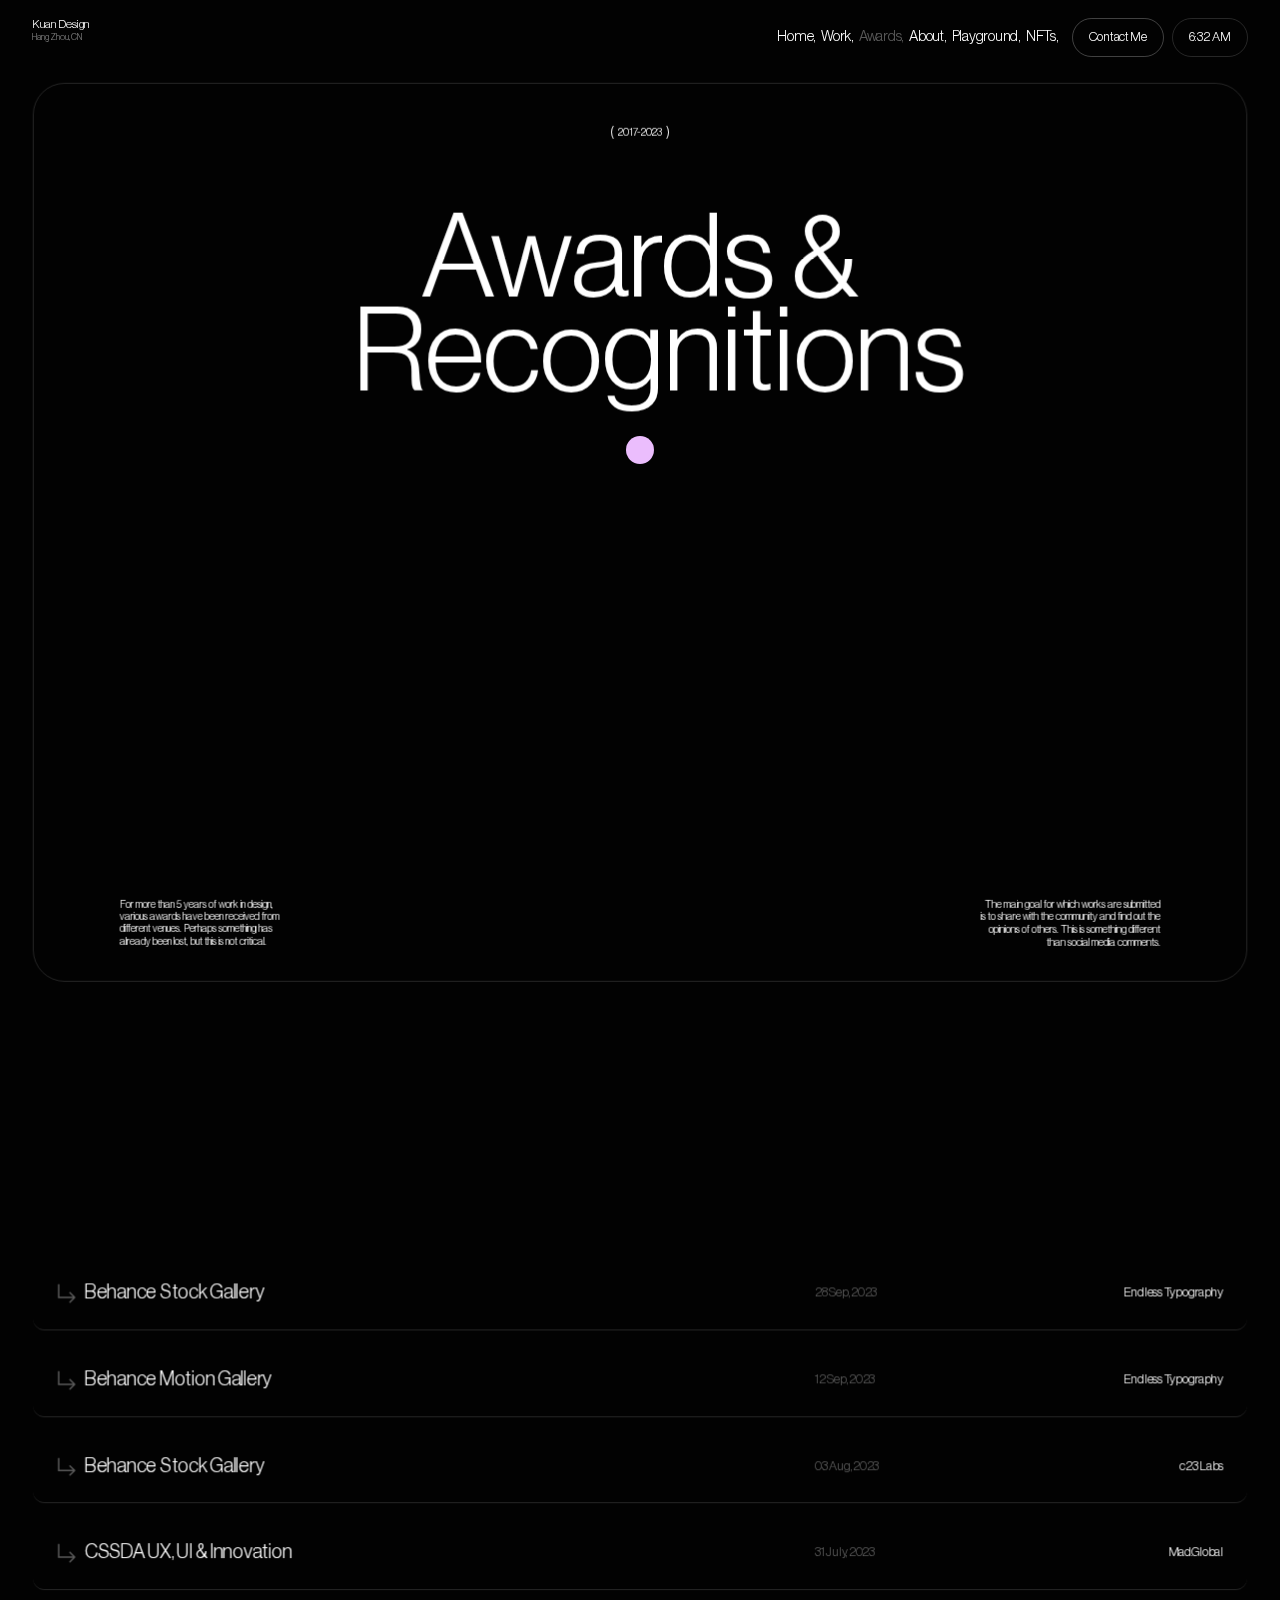
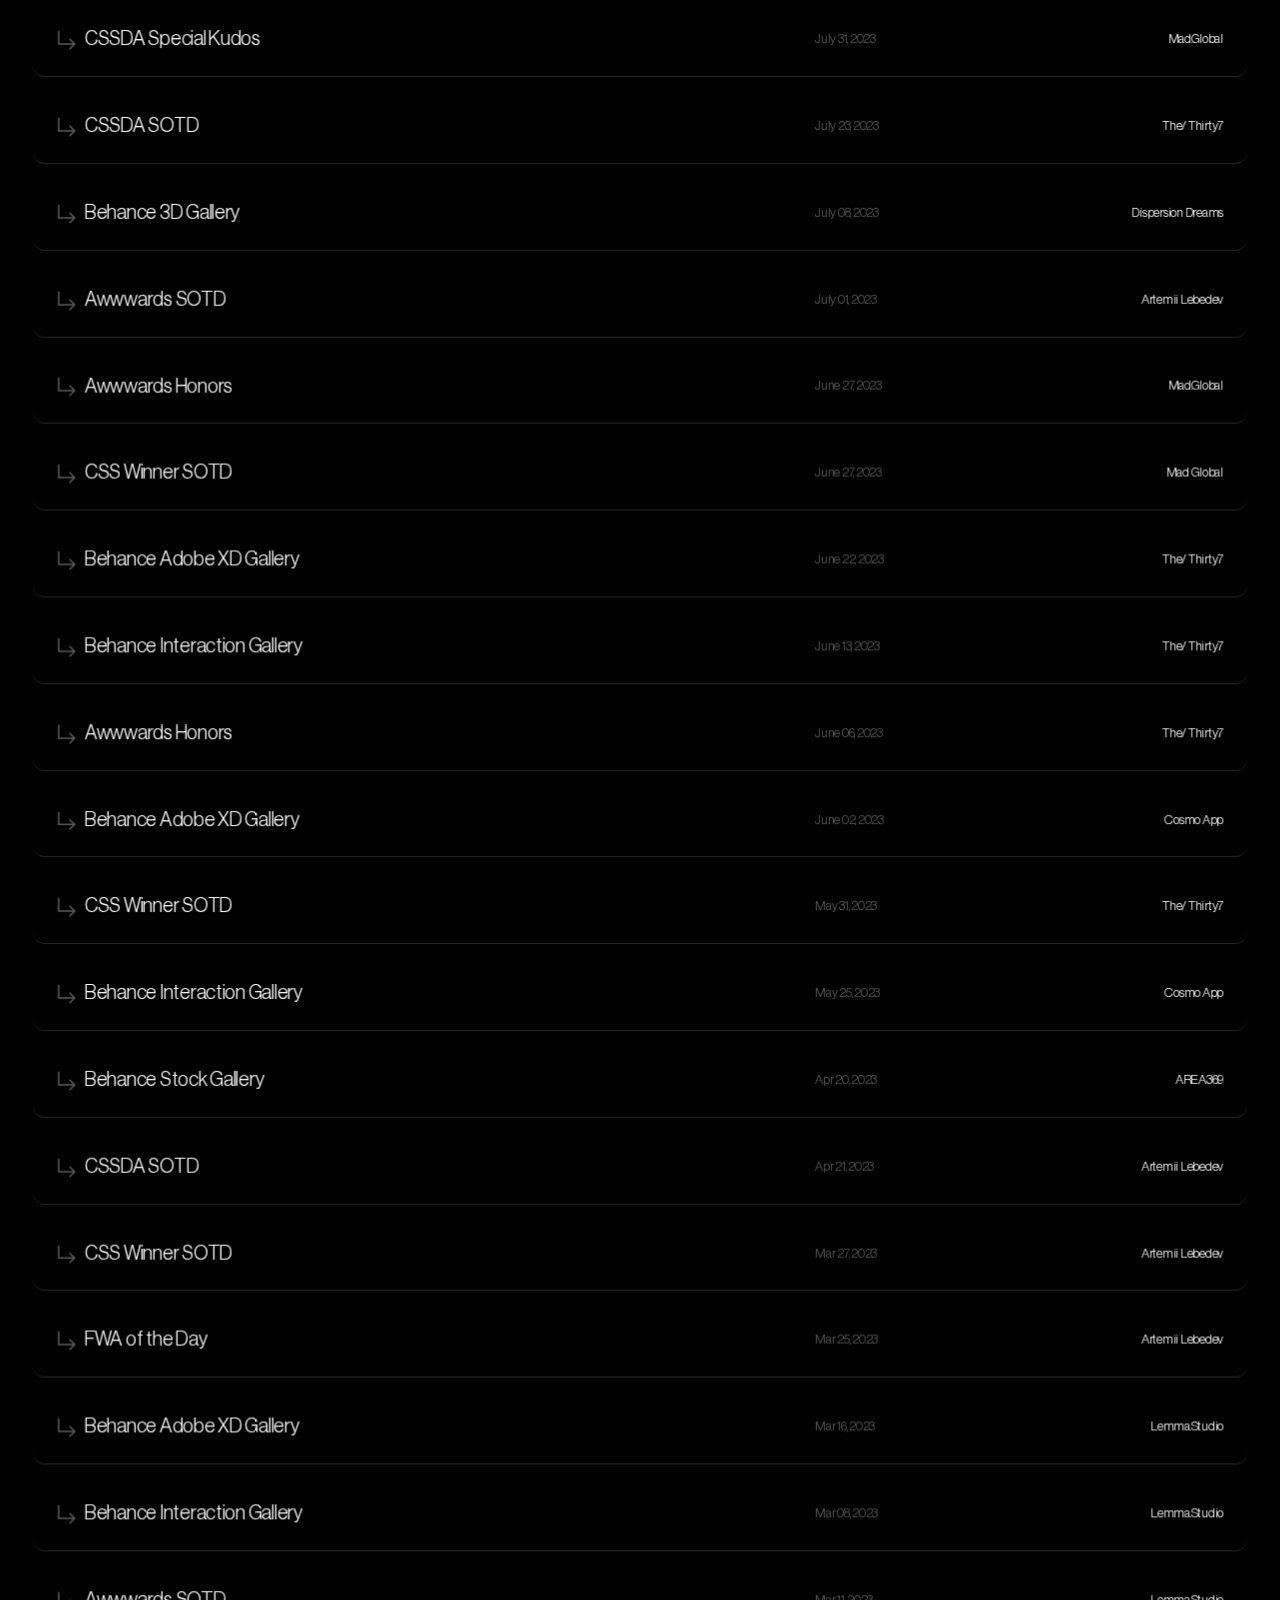
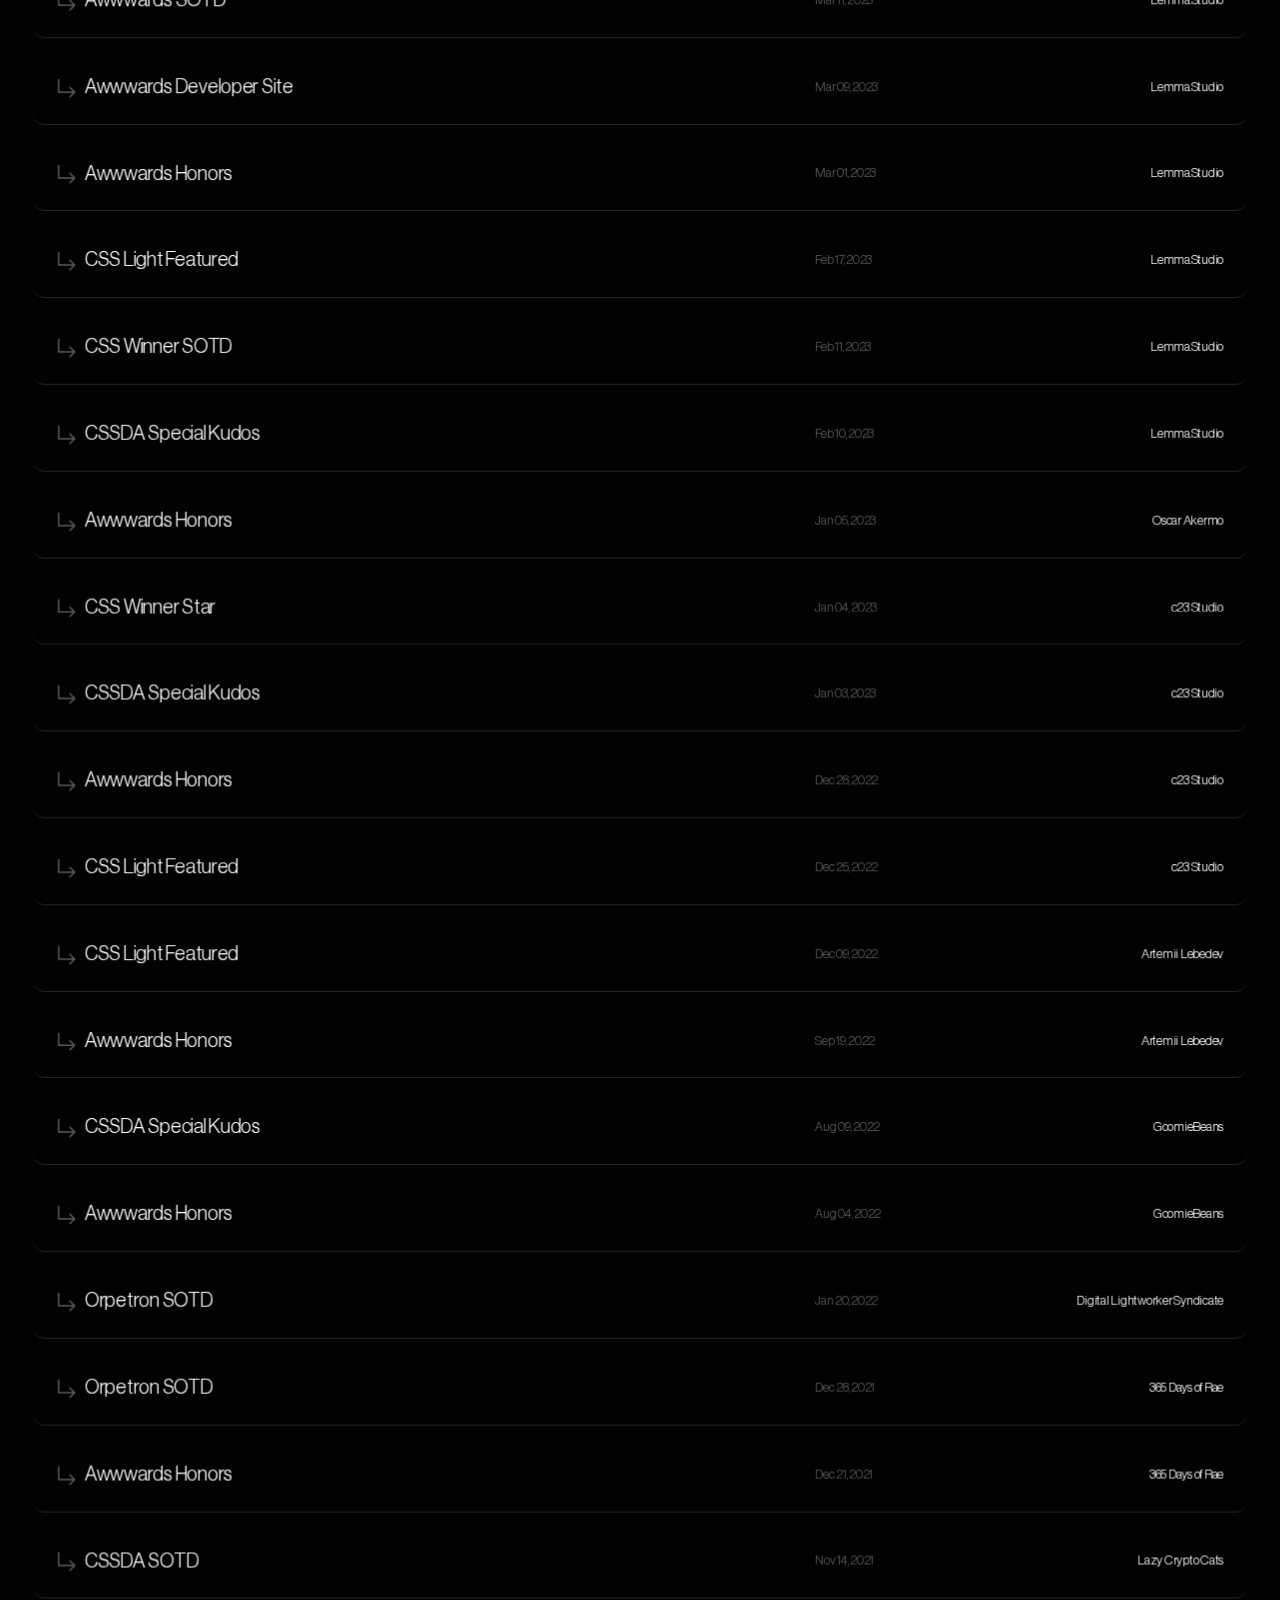
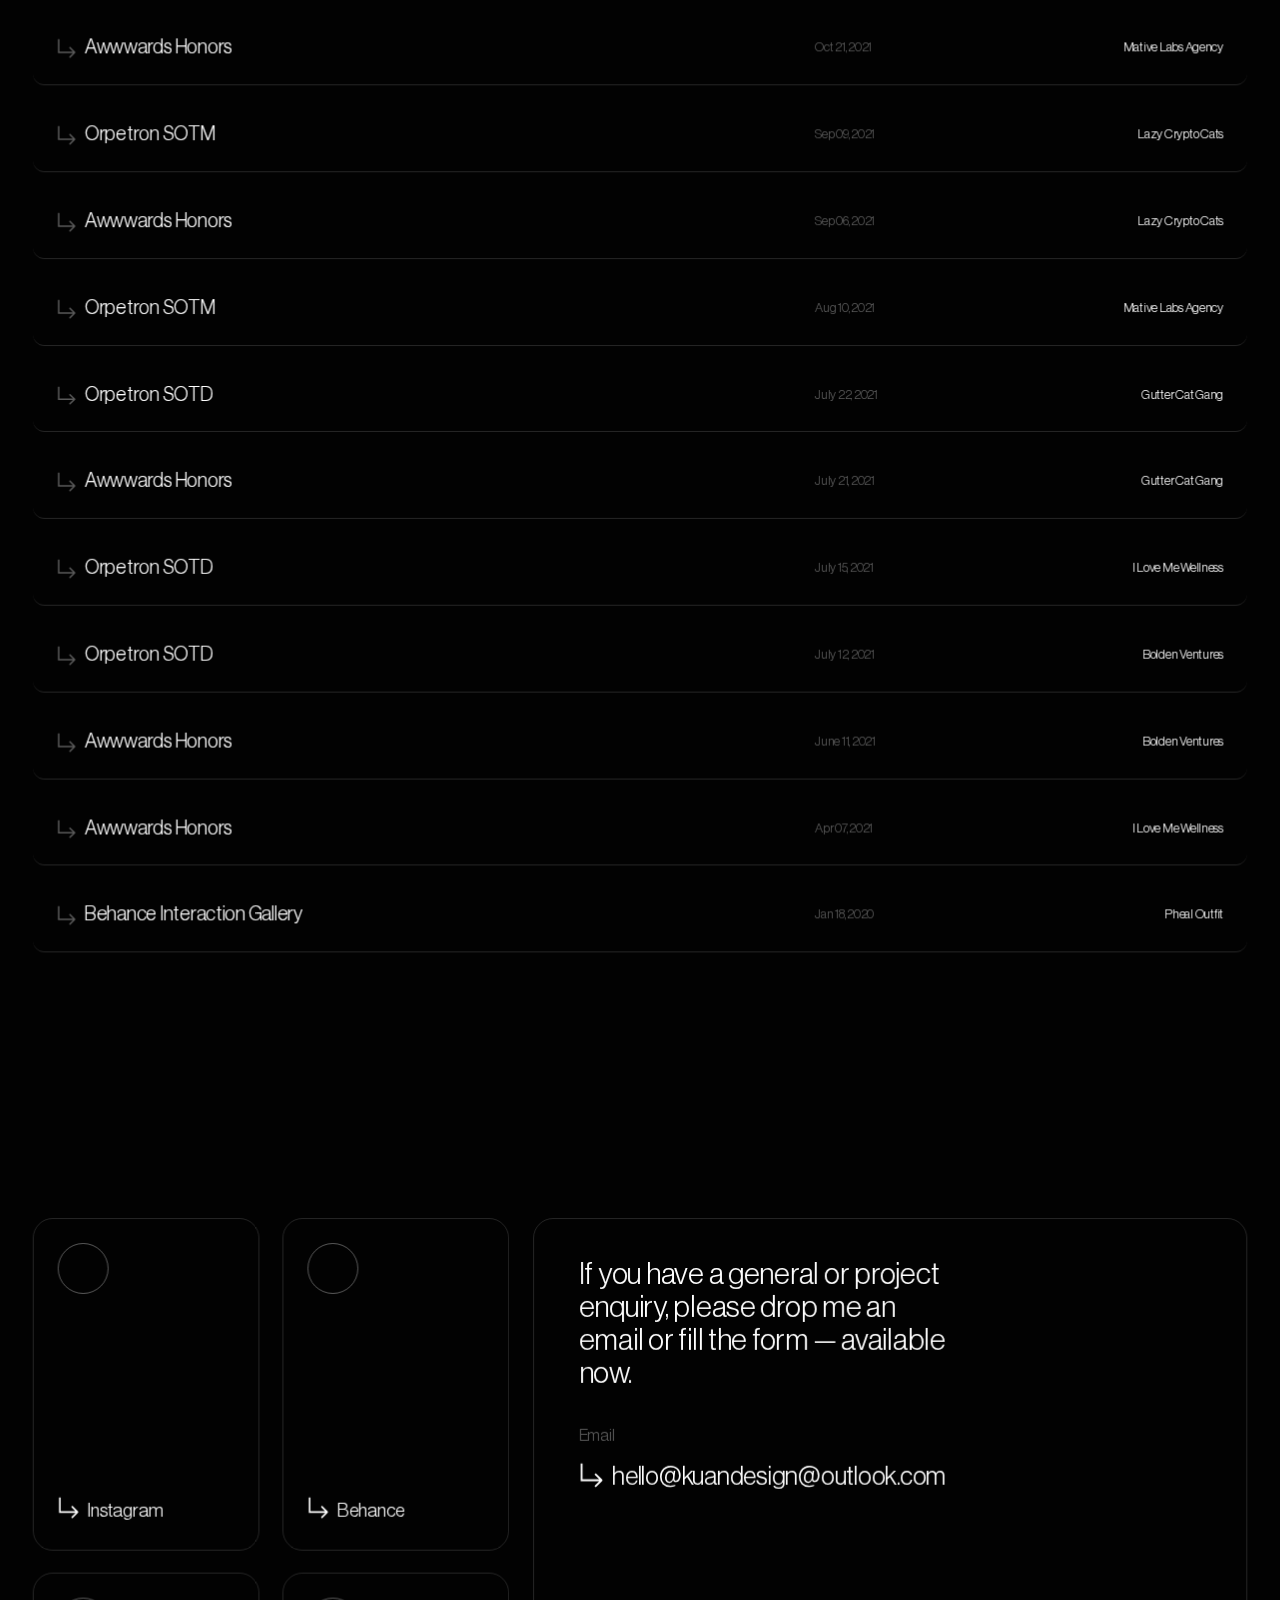
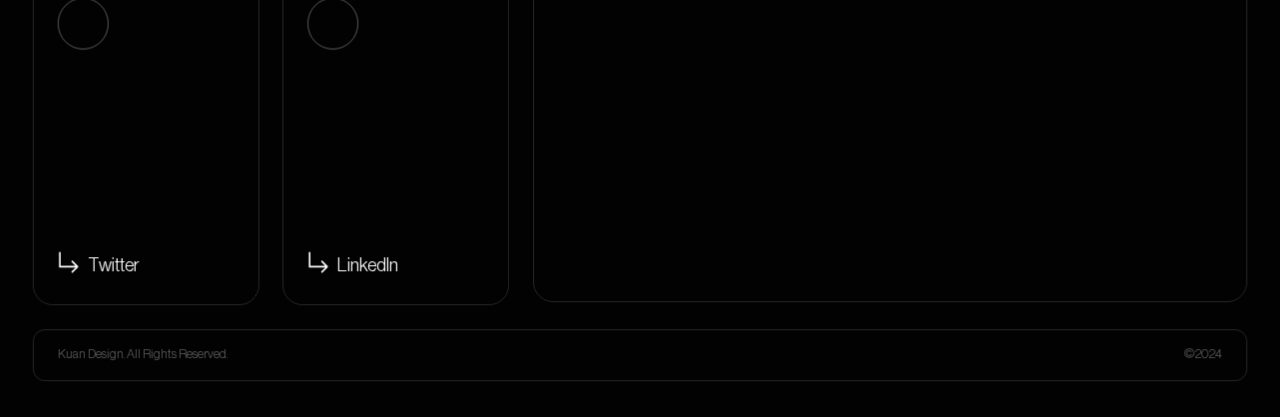
<file: awards.html>
<!DOCTYPE html><!-- Last Published: Sun Oct 08 2023 16:05:38 GMT+0000 (Coordinated Universal Time) --><html data-wf-domain="" data-wf-page="64173cb4570b0d26a95ed93f" data-wf-site="630534398d9471ade12fc55f" lang="en"><head><meta charset="utf-8"><title>Kuan Design — Awards</title><meta content="Portfolio of Kuan Design, award-winning Designer, Founder &amp; Art Director Lemma.Studio. Product &amp; Visual design, Mobile &amp; Web 2/3.0 projects, Branding, Typography and Animations." name="description"><meta content="Kuan Design— Awards" property="twitter:title"><meta content="Portfolio of Kuan Design, award-winning Designer, Founder &amp; Art Director Lemma.Studio. Product &amp; Visual design, Mobile &amp; Web 2/3.0 projects, Branding, Typography and Animations." property="twitter:description"><meta content="static/picture/64188786999e33556e613620_awards_cover.png" property="twitter:image"><meta content="summary_large_image" name="twitter:card"><meta content="width=device-width, initial-scale=1" name="viewport"><meta content="Xh3WHrLWXyS-XJhpVD51Qtd9Wz9ha3fCUwcvAq6f1-o" name="google-site-verification"><link href="static/css/artemiy-lebedev.webflow.8f33c71df.min.css" rel="stylesheet" type="text/css"><style>@media (min-width:992px) {html.w-mod-js:not(.w-mod-ix) [data-w-id="4fe794ca-b327-3c03-7d46-f23a5cea0f52"] {-webkit-transform:translate3d(0, 0, 0) scale3d(0.8, 0.8, 1) rotateX(0) rotateY(0) rotateZ(0) skew(0, 0);-moz-transform:translate3d(0, 0, 0) scale3d(0.8, 0.8, 1) rotateX(0) rotateY(0) rotateZ(0) skew(0, 0);-ms-transform:translate3d(0, 0, 0) scale3d(0.8, 0.8, 1) rotateX(0) rotateY(0) rotateZ(0) skew(0, 0);transform:translate3d(0, 0, 0) scale3d(0.8, 0.8, 1) rotateX(0) rotateY(0) rotateZ(0) skew(0, 0);filter: blur(7px);}}@media (max-width:991px) and (min-width:768px) {html.w-mod-js:not(.w-mod-ix) [data-w-id="4fe794ca-b327-3c03-7d46-f23a5cea0f52"] {-webkit-transform:translate3d(0, 0, 0) scale3d(0.8, 0.8, 1) rotateX(0) rotateY(0) rotateZ(0) skew(0, 0);-moz-transform:translate3d(0, 0, 0) scale3d(0.8, 0.8, 1) rotateX(0) rotateY(0) rotateZ(0) skew(0, 0);-ms-transform:translate3d(0, 0, 0) scale3d(0.8, 0.8, 1) rotateX(0) rotateY(0) rotateZ(0) skew(0, 0);transform:translate3d(0, 0, 0) scale3d(0.8, 0.8, 1) rotateX(0) rotateY(0) rotateZ(0) skew(0, 0);filter: blur(7px);}}@media (max-width:767px) and (min-width:480px) {html.w-mod-js:not(.w-mod-ix) [data-w-id="4fe794ca-b327-3c03-7d46-f23a5cea0f52"] {-webkit-transform:translate3d(0, 0, 0) scale3d(0.85, 0.85, 1) rotateX(0) rotateY(0) rotateZ(0) skew(0, 0);-moz-transform:translate3d(0, 0, 0) scale3d(0.85, 0.85, 1) rotateX(0) rotateY(0) rotateZ(0) skew(0, 0);-ms-transform:translate3d(0, 0, 0) scale3d(0.85, 0.85, 1) rotateX(0) rotateY(0) rotateZ(0) skew(0, 0);transform:translate3d(0, 0, 0) scale3d(0.85, 0.85, 1) rotateX(0) rotateY(0) rotateZ(0) skew(0, 0);filter: blur(7px);}}@media (max-width:479px) {html.w-mod-js:not(.w-mod-ix) [data-w-id="4fe794ca-b327-3c03-7d46-f23a5cea0f52"] {-webkit-transform:translate3d(0, 0, 0) scale3d(0.85, 0.85, 1) rotateX(0) rotateY(0) rotateZ(0) skew(0, 0);-moz-transform:translate3d(0, 0, 0) scale3d(0.85, 0.85, 1) rotateX(0) rotateY(0) rotateZ(0) skew(0, 0);-ms-transform:translate3d(0, 0, 0) scale3d(0.85, 0.85, 1) rotateX(0) rotateY(0) rotateZ(0) skew(0, 0);transform:translate3d(0, 0, 0) scale3d(0.85, 0.85, 1) rotateX(0) rotateY(0) rotateZ(0) skew(0, 0);filter: blur(7px);}}</style><script type="text/javascript">!function(o,c){var n=c.documentElement,t=" w-mod-";n.className+=t+"js",("ontouchstart"in o||o.DocumentTouch&&c instanceof DocumentTouch)&&(n.className+=t+"touch")}(window,document);</script><link href="static/picture/64188563f03626ddae65c253_favicon_small.png" rel="shortcut icon" type="image/x-icon"><link href="static/picture/6418859df03626527965c552_favicon_big.png" rel="apple-touch-icon"><style>
  
::-webkit-scrollbar-button {transition: 0ms !important;width: 0px;height: 0px;}
::-webkit-scrollbar-track {background: transparent;}
::-webkit-scrollbar-thumb {-webkit-border-radius: 0px;border-radius: 0px;background: transparent;opacity:0;}
::-webkit-resizer {width: 0px;height: 0px;}
::-webkit-scrollbar {width: 0px;}
  
.cont-link .ex-text{pointer-events:none}

 
</style>
			<script src="static/js/wow.min.js" language="javascript"></script>
	<link rel="stylesheet" href="static/css/animate.min.css">
	<script>
		new WOW().init();
    </script>
	
        <link href='static/css/style-inline.css' rel='stylesheet'>
        <script defer="" src='static/js/350500c38b27615a5c3abcc6b6d87666cd4a5d52.js'></script>
	
</head><body><div class="DD wow fadeInDown" data-wow-duration="2s" data-wow-delay="1s"></div>
	<!--<div class="glass"></div>
		<div class="music2">
		    <div class="musicjz">
                  <div id="cincopa_eb144d">...</div>
			</div>
	 </div>-->
	<div class="cursor"> <span></span> </div>
	
	<div class="progress-bar"></div><div class="header wow fadeInDown" data-wow-duration="2s" data-wow-delay="1.3s" id="topbar" style="position: fixed; top: 18px;"><a data-w-id="eb9f7fb8-9a84-3b95-1828-576fe299e77d" href="index.html" class="logotype w-inline-block"><div class="text-block first-hover">kuan design</div><div class="text-block second-hover">multidisciplinary designer</div><div class="text-block-2">Hang Zhou, CN</div></a><div class="header_links"><a href="index.html" class="link_header w-inline-block"><div class="header_link">Home,</div></a><a href="work.html" class="link_header w-inline-block"><div class="header_link">Work,</div></a><a href="" aria-current="page" class="link_header w-inline-block w--current"><div class="header_link">Awards,</div></a><a href="about.html" class="link_header w-inline-block"><div class="header_link">About,</div></a><a href="playground.html" class="link_header w-inline-block"><div class="header_link">Playground,</div></a><a href="https://opensea.io/collection/dispersion-dreams" target="_blank" class="link_header w-inline-block"><div class="header_link">NFTs,</div></a><!--<a data-w-id="eb9f7fb8-9a84-3b95-1828-576fe299e791" href="#" class="link_header w-inline-block"><div class="header_link">Contact.</div></a>--></div><div class="div-block-198"><a data-w-id="eb9f7fb8-9a84-3b95-1828-576fe299e791" href="#" class="link-block insider-link w-inline-block"><div>Contact Me</div></a></div><div class="div-block-2"><a href="#" class="link-block time w-inline-block"><div data-timezone="America/Los_Angeles" class="location-row"><div class="time-message">Good Day</div><div class="city-time">16<span class="blink">:</span>56 AM</div></div></a></div><div class="mobile_menu"><div class="menu_text">Menu</div><a data-w-id="eb9f7fb8-9a84-3b95-1828-576fe299e7a1" href="#" class="link-block-16 w-inline-block"><div class="top_line"></div><div class="middle_line"></div><div class="bottom_line"></div></a></div></div><div class="fullscreen_menu"><div class="wrapper_menu"><div class="list_links"><a href="index.html" class="mobile_links w-inline-block"><div class="text-block-47">Home</div><div class="text-block-48">01</div></a><a href="work.html" class="mobile_links w-inline-block"><div class="text-block-47">Work</div><div class="text-block-48">02</div></a><a href="" aria-current="page" class="mobile_links w-inline-block w--current"><div class="text-block-47">Awards</div><div class="text-block-48">03</div></a><a href="about.html" class="mobile_links w-inline-block"><div class="text-block-47">About</div><div class="text-block-48">04</div></a><a href="playground.html" class="mobile_links w-inline-block"><div class="text-block-47">Playground</div><div class="text-block-48">05</div></a><a href="https://opensea.io/collection/dispersion-dreams" target="_blank" class="mobile_links w-inline-block"><div class="text-block-47">NFTs</div><div class="text-block-48">06</div></a><!--<a data-w-id="9430ed3b-3495-70af-e575-3d52b6c43157" href="#" class="mobile_links w-inline-block"><div class="text-block-47">Contact</div><div class="text-block-48">07</div></a>--><a data-w-id="eb9f7fb8-9a84-3b95-1828-576fe299e791" href="#" class="mobile_links w-inline-block"><div class="text-block-47">Contact Me</div></a></div><div class="email_link"><div class="text-block-50">Enquiries</div><a href="mailto:kuandesign@outlook.com?subject=Enquiries" class="social_mobile first w-inline-block"><div class="text-block-49 email_address">kuandesign@outlook.com</div></a></div><div class="socials_mobile"><a href="https://www.behance.net/Artemiylebedev" target="_blank" class="social_mobile first w-inline-block"><div class="text-block-49">Behance</div></a><a href="https://instagram.com/artlebedev.ui/" target="_blank" class="social_mobile w-inline-block"><div class="text-block-49">Instagram</div></a><a href="http://linkedin.com/in/art-lebedev-design/" target="_blank" class="social_mobile w-inline-block"><div class="text-block-49">LinkedIn</div></a><a href="http://twitter.com/ArtemiuLebedev" target="_blank" class="social_mobile w-inline-block"><div class="text-block-49">Twitter</div></a></div></div></div><div class="contact_window"><div class="wrapper_window"><div class="div-block-161"><div class="text-block-71">Contact Me</div><a data-w-id="edaf289b-d87b-81fc-50b4-4ca7a17662c8" href="#" class="link-block-22 w-inline-block"><img src="static/picture/64174f106c79a87b71b4fc3f_close.svg" loading="lazy" alt="Cross icon. White." class="image-60"></a></div><div class="div-block-160"><div class="div-block-159"><div class="text-block-70">Let&#x27;s build the future together</div></div><div class="form-block contact_window_form w-form"><form id="wf-form-Enquiry-Form-Window" name="wf-form-Enquiry-Form-Window" data-name="Enquiry Form Window" method="get" data-wf-page-id="64173cb4570b0d26a95ed93f" data-wf-element-id="edaf289b-d87b-81fc-50b4-4ca7a17662cf"><div class="text-block-58">Enter your data</div><div class="fields flexbox"><input type="text" class="text-field w-input" maxlength="256" name="Name" data-name="Name" placeholder="Name*" id="Name-Window" required=""><input type="email" class="text-field last w-input" maxlength="256" name="Email" data-name="Email" placeholder="Email Address*" id="Email-Window" required=""></div><div class="fields flexbox"><input type="text" class="text-field w-input" maxlength="256" name="Budget" data-name="Budget" placeholder="Budget Range*" id="Budget-Window" required=""><input type="text" class="text-field last w-input" maxlength="256" name="Website-Link" data-name="Website Link" placeholder="Website Link" id="Website-Link-Window"></div><div class="fields flexbox"><input type="text" class="text-field full w-input" maxlength="256" name="Project-Details" data-name="Project Details" placeholder="Project Details" id="Project-Details-Window"></div><input type="submit" value="Send Message" data-wait="Please wait..." class="submit-button w-button"><div class="div-block-163"><div class="text-block-72">By filling out this form you agree to <a href="privacy-policy.html" target="_blank" class="privacy_link"><span class="text-span-6">Privacy Policy.</span></a></div></div><div class="or_div"><div class="text-block-74">or</div></div><div class="div-block-185"><a data-w-id="edaf289b-d87b-81fc-50b4-4ca7a17662e4" href="mailto:kuandesign@outlook.com?subject=Project%20Enquiry" class="email_link_window w-inline-block"><div class="div-block-162"><img alt="Curved arrow, white, flooded color." loading="lazy" src="static/picture/64162fb7826a4214b6e53110_arrow_left.svg"></div><div class="text-block-73">kuandesign@outlook.com</div></a></div></form><div class="success-message w-form-done"><div class="text-block-62">Thank you! Your submission has been received!</div></div><div class="error-message w-form-fail"><div class="text-block-64">Oops! Something went wrong while submitting the form.</div></div></div></div></div></div><div data-w-id="4fe794ca-b327-3c03-7d46-f23a5cea0f52" class="main"><div><div class="hero_section"><div class="wrapper hero-wrapper"><div class="border_big"><div class="wrapper_inside_border"><div class="caption_small"><div class="services"><div class="text-block-5"><span class="text-span">(</span> 2017-2023<span class="text-span-2">)</span></div></div></div><div class="hero_heading"><h1 class="h1 less_h1">Awards &amp; Recognitions</h1></div><div class="div-block-128"><div class="graphic_hero awards_lottie"><div class="lottie-animation" data-w-id="10041f7d-03da-dd28-87ae-52c63dad989b" data-animation-type="lottie" data-src="https://uploads-ssl.webflow.com/630534398d9471ade12fc55f/641756d22eb27fa4eb0a0f25_Lottie%20Awards.json" data-loop="1" data-direction="1" data-autoplay="1" data-is-ix2-target="0" data-renderer="svg" data-default-duration="6.666666666666667" data-duration="0"></div></div></div><div class="flexbox bottom"><div class="wrapper_captions"><div class="div-block-133"><div class="text-block-51">For more than 5 years of work in design, various awards have been received from different venues. Perhaps something has already been lost, but this is not critical.</div></div><div class="div-block-133 right"><div class="text-block-51 right_text">The main goal for which works are submitted is to share with the community and find out the opinions of others. This is something different than social media comments.</div></div></div></div></div></div></div></div></div><div><div class="list_awards"><div class="wrapper"><div class="w-dyn-list"><div role="list" class="w-dyn-items"><div role="listitem" class="collection-item-2 w-dyn-item"><a href="https://www.behance.net/gallery/179219703/Endless-Typography-Q2-2023" target="_blank" class="awards_link w-inline-block"><div class="border_list"><div class="flexbox center_align awards_name"><div class="div-block-158"><img src="static/picture/64162fb7826a4214b6e53110_arrow_left.svg" loading="lazy" alt="Curved arrow, white, flooded color."></div><div class="text-block-68">Behance Stock Gallery</div></div><div class="div-block-157"><div class="date_award">28 Sep, 2023</div></div><div class="website_name"><div class="text-block-69">Endless Typography</div></div></div></a></div><div role="listitem" class="collection-item-2 w-dyn-item"><a href="https://www.behance.net/gallery/179219703/Endless-Typography-Q2-2023" target="_blank" class="awards_link w-inline-block"><div class="border_list"><div class="flexbox center_align awards_name"><div class="div-block-158"><img src="static/picture/64162fb7826a4214b6e53110_arrow_left.svg" loading="lazy" alt="Curved arrow, white, flooded color."></div><div class="text-block-68">Behance Motion Gallery</div></div><div class="div-block-157"><div class="date_award">12 Sep, 2023</div></div><div class="website_name"><div class="text-block-69">Endless Typography</div></div></div></a></div><div role="listitem" class="collection-item-2 w-dyn-item"><a href="https://www.behance.net/gallery/174029677/c23-Labs" target="_blank" class="awards_link w-inline-block"><div class="border_list"><div class="flexbox center_align awards_name"><div class="div-block-158"><img src="static/picture/64162fb7826a4214b6e53110_arrow_left.svg" loading="lazy" alt="Curved arrow, white, flooded color."></div><div class="text-block-68">Behance Stock Gallery</div></div><div class="div-block-157"><div class="date_award">03 Aug, 2023</div></div><div class="website_name"><div class="text-block-69">c23 Labs</div></div></div></a></div><div role="listitem" class="collection-item-2 w-dyn-item"><a href="https://www.cssdesignawards.com/sites/mad-global/43776/" target="_blank" class="awards_link w-inline-block"><div class="border_list"><div class="flexbox center_align awards_name"><div class="div-block-158"><img src="static/picture/64162fb7826a4214b6e53110_arrow_left.svg" loading="lazy" alt="Curved arrow, white, flooded color."></div><div class="text-block-68">CSSDA UX, UI &amp; Innovation</div></div><div class="div-block-157"><div class="date_award">31 July, 2023</div></div><div class="website_name"><div class="text-block-69">Mad.Global</div></div></div></a></div><div role="listitem" class="collection-item-2 w-dyn-item"><a href="https://www.cssdesignawards.com/sites/mad-global/43776/" target="_blank" class="awards_link w-inline-block"><div class="border_list"><div class="flexbox center_align awards_name"><div class="div-block-158"><img src="static/picture/64162fb7826a4214b6e53110_arrow_left.svg" loading="lazy" alt="Curved arrow, white, flooded color."></div><div class="text-block-68">CSSDA Special Kudos</div></div><div class="div-block-157"><div class="date_award">July 31, 2023</div></div><div class="website_name"><div class="text-block-69">Mad.Global</div></div></div></a></div><div role="listitem" class="collection-item-2 w-dyn-item"><a href="https://cssdesignawards.com/sites/the-thirty7/43623/" target="_blank" class="awards_link w-inline-block"><div class="border_list"><div class="flexbox center_align awards_name"><div class="div-block-158"><img src="static/picture/64162fb7826a4214b6e53110_arrow_left.svg" loading="lazy" alt="Curved arrow, white, flooded color."></div><div class="text-block-68">CSSDA SOTD</div></div><div class="div-block-157"><div class="date_award">July 23, 2023</div></div><div class="website_name"><div class="text-block-69">The/ Thirty7</div></div></div></a></div><div role="listitem" class="collection-item-2 w-dyn-item"><a href="https://www.behance.net/gallery/173294083/Dispersion-Dreams-Q1-2023" target="_blank" class="awards_link w-inline-block"><div class="border_list"><div class="flexbox center_align awards_name"><div class="div-block-158"><img src="static/picture/64162fb7826a4214b6e53110_arrow_left.svg" loading="lazy" alt="Curved arrow, white, flooded color."></div><div class="text-block-68">Behance 3D Gallery</div></div><div class="div-block-157"><div class="date_award">July 08, 2023</div></div><div class="website_name"><div class="text-block-69">Dispersion Dreams</div></div></div></a></div><div role="listitem" class="collection-item-2 w-dyn-item"><a href="https://www.awwwards.com/sites/artemii-lebedev" target="_blank" class="awards_link w-inline-block"><div class="border_list"><div class="flexbox center_align awards_name"><div class="div-block-158"><img src="static/picture/64162fb7826a4214b6e53110_arrow_left.svg" loading="lazy" alt="Curved arrow, white, flooded color."></div><div class="text-block-68">Awwwards SOTD</div></div><div class="div-block-157"><div class="date_award">July 01, 2023</div></div><div class="website_name"><div class="text-block-69">Artemii Lebedev</div></div></div></a></div><div role="listitem" class="collection-item-2 w-dyn-item"><a href="https://www.awwwards.com/sites/mad-global" target="_blank" class="awards_link w-inline-block"><div class="border_list"><div class="flexbox center_align awards_name"><div class="div-block-158"><img src="static/picture/64162fb7826a4214b6e53110_arrow_left.svg" loading="lazy" alt="Curved arrow, white, flooded color."></div><div class="text-block-68">Awwwards Honors</div></div><div class="div-block-157"><div class="date_award">June 27, 2023</div></div><div class="website_name"><div class="text-block-69">Mad.Global</div></div></div></a></div><div role="listitem" class="collection-item-2 w-dyn-item"><a href="https://www.csswinner.com/details/mad-global/17292" target="_blank" class="awards_link w-inline-block"><div class="border_list"><div class="flexbox center_align awards_name"><div class="div-block-158"><img src="static/picture/64162fb7826a4214b6e53110_arrow_left.svg" loading="lazy" alt="Curved arrow, white, flooded color."></div><div class="text-block-68">CSS Winner SOTD</div></div><div class="div-block-157"><div class="date_award">June 27, 2023</div></div><div class="website_name"><div class="text-block-69">Mad Global</div></div></div></a></div><div role="listitem" class="collection-item-2 w-dyn-item"><a href="https://www.behance.net/gallery/172237175/The-Thirty7" target="_blank" class="awards_link w-inline-block"><div class="border_list"><div class="flexbox center_align awards_name"><div class="div-block-158"><img src="static/picture/64162fb7826a4214b6e53110_arrow_left.svg" loading="lazy" alt="Curved arrow, white, flooded color."></div><div class="text-block-68">Behance Adobe XD Gallery</div></div><div class="div-block-157"><div class="date_award">June 22, 2023</div></div><div class="website_name"><div class="text-block-69">The/ Thirty7</div></div></div></a></div><div role="listitem" class="collection-item-2 w-dyn-item"><a href="https://www.behance.net/gallery/172237175/The-Thirty7" target="_blank" class="awards_link w-inline-block"><div class="border_list"><div class="flexbox center_align awards_name"><div class="div-block-158"><img src="static/picture/64162fb7826a4214b6e53110_arrow_left.svg" loading="lazy" alt="Curved arrow, white, flooded color."></div><div class="text-block-68">Behance Interaction Gallery</div></div><div class="div-block-157"><div class="date_award">June 13, 2023</div></div><div class="website_name"><div class="text-block-69">The/ Thirty7</div></div></div></a></div><div role="listitem" class="collection-item-2 w-dyn-item"><a href="https://www.awwwards.com/sites/the-thirty7" target="_blank" class="awards_link w-inline-block"><div class="border_list"><div class="flexbox center_align awards_name"><div class="div-block-158"><img src="static/picture/64162fb7826a4214b6e53110_arrow_left.svg" loading="lazy" alt="Curved arrow, white, flooded color."></div><div class="text-block-68">Awwwards Honors</div></div><div class="div-block-157"><div class="date_award">June 06, 2023</div></div><div class="website_name"><div class="text-block-69">The/ Thirty7</div></div></div></a></div><div role="listitem" class="collection-item-2 w-dyn-item"><a href="https://www.behance.net/gallery/170143389/Cosmo-App" target="_blank" class="awards_link w-inline-block"><div class="border_list"><div class="flexbox center_align awards_name"><div class="div-block-158"><img src="static/picture/64162fb7826a4214b6e53110_arrow_left.svg" loading="lazy" alt="Curved arrow, white, flooded color."></div><div class="text-block-68">Behance Adobe XD Gallery</div></div><div class="div-block-157"><div class="date_award">June 02, 2023</div></div><div class="website_name"><div class="text-block-69">Cosmo App</div></div></div></a></div><div role="listitem" class="collection-item-2 w-dyn-item"><a href="https://www.csswinner.com/details/the-thirty7/17223" target="_blank" class="awards_link w-inline-block"><div class="border_list"><div class="flexbox center_align awards_name"><div class="div-block-158"><img src="static/picture/64162fb7826a4214b6e53110_arrow_left.svg" loading="lazy" alt="Curved arrow, white, flooded color."></div><div class="text-block-68">CSS Winner SOTD</div></div><div class="div-block-157"><div class="date_award">May 31, 2023</div></div><div class="website_name"><div class="text-block-69">The/ Thirty7</div></div></div></a></div><div role="listitem" class="collection-item-2 w-dyn-item"><a href="https://www.behance.net/gallery/170143389/Cosmo-App" target="_blank" class="awards_link w-inline-block"><div class="border_list"><div class="flexbox center_align awards_name"><div class="div-block-158"><img src="static/picture/64162fb7826a4214b6e53110_arrow_left.svg" loading="lazy" alt="Curved arrow, white, flooded color."></div><div class="text-block-68">Behance Interaction Gallery</div></div><div class="div-block-157"><div class="date_award">May 25, 2023</div></div><div class="website_name"><div class="text-block-69">Cosmo App</div></div></div></a></div><div role="listitem" class="collection-item-2 w-dyn-item"><a href="https://www.behance.net/gallery/168029869/AREA-THREE-SIX-NINE" target="_blank" class="awards_link w-inline-block"><div class="border_list"><div class="flexbox center_align awards_name"><div class="div-block-158"><img src="static/picture/64162fb7826a4214b6e53110_arrow_left.svg" loading="lazy" alt="Curved arrow, white, flooded color."></div><div class="text-block-68">Behance Stock Gallery</div></div><div class="div-block-157"><div class="date_award">Apr 20, 2023</div></div><div class="website_name"><div class="text-block-69">AREA369</div></div></div></a></div><div role="listitem" class="collection-item-2 w-dyn-item"><a href="https://www.cssdesignawards.com/sites/artemii-lebedev/43186/" target="_blank" class="awards_link w-inline-block"><div class="border_list"><div class="flexbox center_align awards_name"><div class="div-block-158"><img src="static/picture/64162fb7826a4214b6e53110_arrow_left.svg" loading="lazy" alt="Curved arrow, white, flooded color."></div><div class="text-block-68">CSSDA SOTD</div></div><div class="div-block-157"><div class="date_award">Apr 21, 2023</div></div><div class="website_name"><div class="text-block-69">Artemii Lebedev</div></div></div></a></div><div role="listitem" class="collection-item-2 w-dyn-item"><a href="https://www.csswinner.com/details/artemii-lebedev-portfolio-2023/17024" target="_blank" class="awards_link w-inline-block"><div class="border_list"><div class="flexbox center_align awards_name"><div class="div-block-158"><img src="static/picture/64162fb7826a4214b6e53110_arrow_left.svg" loading="lazy" alt="Curved arrow, white, flooded color."></div><div class="text-block-68">CSS Winner SOTD</div></div><div class="div-block-157"><div class="date_award">Mar 27, 2023</div></div><div class="website_name"><div class="text-block-69">Artemii Lebedev</div></div></div></a></div><div role="listitem" class="collection-item-2 w-dyn-item"><a href="https://thefwa.com/cases/artemii-lebedev-portfolio-2023" target="_blank" class="awards_link w-inline-block"><div class="border_list"><div class="flexbox center_align awards_name"><div class="div-block-158"><img src="static/picture/64162fb7826a4214b6e53110_arrow_left.svg" loading="lazy" alt="Curved arrow, white, flooded color."></div><div class="text-block-68">FWA of the Day</div></div><div class="div-block-157"><div class="date_award">Mar 25, 2023</div></div><div class="website_name"><div class="text-block-69">Artemii Lebedev</div></div></div></a></div><div role="listitem" class="collection-item-2 w-dyn-item"><a href="https://www.behance.net/gallery/163691703/Lemma-Studio" target="_blank" class="awards_link w-inline-block"><div class="border_list"><div class="flexbox center_align awards_name"><div class="div-block-158"><img src="static/picture/64162fb7826a4214b6e53110_arrow_left.svg" loading="lazy" alt="Curved arrow, white, flooded color."></div><div class="text-block-68">Behance Adobe XD Gallery</div></div><div class="div-block-157"><div class="date_award">Mar 16, 2023</div></div><div class="website_name"><div class="text-block-69">Lemma.Studio</div></div></div></a></div><div role="listitem" class="collection-item-2 w-dyn-item"><a href="https://www.behance.net/gallery/163691703/Lemma-Studio" target="_blank" class="awards_link w-inline-block"><div class="border_list"><div class="flexbox center_align awards_name"><div class="div-block-158"><img src="static/picture/64162fb7826a4214b6e53110_arrow_left.svg" loading="lazy" alt="Curved arrow, white, flooded color."></div><div class="text-block-68">Behance Interaction Gallery</div></div><div class="div-block-157"><div class="date_award">Mar 08, 2023</div></div><div class="website_name"><div class="text-block-69">Lemma.Studio</div></div></div></a></div><div role="listitem" class="collection-item-2 w-dyn-item"><a href="https://www.awwwards.com/sites/le-mma-studio" target="_blank" class="awards_link w-inline-block"><div class="border_list"><div class="flexbox center_align awards_name"><div class="div-block-158"><img src="static/picture/64162fb7826a4214b6e53110_arrow_left.svg" loading="lazy" alt="Curved arrow, white, flooded color."></div><div class="text-block-68">Awwwards SOTD</div></div><div class="div-block-157"><div class="date_award">Mar 11, 2023</div></div><div class="website_name"><div class="text-block-69">Lemma.Studio</div></div></div></a></div><div role="listitem" class="collection-item-2 w-dyn-item"><a href="https://www.awwwards.com/sites/le-mma-studio" target="_blank" class="awards_link w-inline-block"><div class="border_list"><div class="flexbox center_align awards_name"><div class="div-block-158"><img src="static/picture/64162fb7826a4214b6e53110_arrow_left.svg" loading="lazy" alt="Curved arrow, white, flooded color."></div><div class="text-block-68">Awwwards Developer Site</div></div><div class="div-block-157"><div class="date_award">Mar 09, 2023</div></div><div class="website_name"><div class="text-block-69">Lemma.Studio</div></div></div></a></div><div role="listitem" class="collection-item-2 w-dyn-item"><a href="https://www.awwwards.com/sites/le-mma-studio" target="_blank" class="awards_link w-inline-block"><div class="border_list"><div class="flexbox center_align awards_name"><div class="div-block-158"><img src="static/picture/64162fb7826a4214b6e53110_arrow_left.svg" loading="lazy" alt="Curved arrow, white, flooded color."></div><div class="text-block-68">Awwwards Honors</div></div><div class="div-block-157"><div class="date_award">Mar 01, 2023</div></div><div class="website_name"><div class="text-block-69">Lemma.Studio</div></div></div></a></div><div role="listitem" class="collection-item-2 w-dyn-item"><a href="https://www.csslight.com/website/56487/Lemma-Studio" target="_blank" class="awards_link w-inline-block"><div class="border_list"><div class="flexbox center_align awards_name"><div class="div-block-158"><img src="static/picture/64162fb7826a4214b6e53110_arrow_left.svg" loading="lazy" alt="Curved arrow, white, flooded color."></div><div class="text-block-68">CSS Light Featured</div></div><div class="div-block-157"><div class="date_award">Feb 17, 2023</div></div><div class="website_name"><div class="text-block-69">Lemma.Studio</div></div></div></a></div><div role="listitem" class="collection-item-2 w-dyn-item"><a href="https://www.csswinner.com/details/lemma-studio/16905" target="_blank" class="awards_link w-inline-block"><div class="border_list"><div class="flexbox center_align awards_name"><div class="div-block-158"><img src="static/picture/64162fb7826a4214b6e53110_arrow_left.svg" loading="lazy" alt="Curved arrow, white, flooded color."></div><div class="text-block-68">CSS Winner SOTD</div></div><div class="div-block-157"><div class="date_award">Feb 11, 2023</div></div><div class="website_name"><div class="text-block-69">Lemma.Studio</div></div></div></a></div><div role="listitem" class="collection-item-2 w-dyn-item"><a href="https://www.cssdesignawards.com/sites/le-mma-studio/42885/" target="_blank" class="awards_link w-inline-block"><div class="border_list"><div class="flexbox center_align awards_name"><div class="div-block-158"><img src="static/picture/64162fb7826a4214b6e53110_arrow_left.svg" loading="lazy" alt="Curved arrow, white, flooded color."></div><div class="text-block-68">CSSDA Special Kudos</div></div><div class="div-block-157"><div class="date_award">Feb 10, 2023</div></div><div class="website_name"><div class="text-block-69">Lemma.Studio</div></div></div></a></div><div role="listitem" class="collection-item-2 w-dyn-item"><a href="https://www.awwwards.com/sites/oscar-akermo-portfolio" target="_blank" class="awards_link w-inline-block"><div class="border_list"><div class="flexbox center_align awards_name"><div class="div-block-158"><img src="static/picture/64162fb7826a4214b6e53110_arrow_left.svg" loading="lazy" alt="Curved arrow, white, flooded color."></div><div class="text-block-68">Awwwards Honors</div></div><div class="div-block-157"><div class="date_award">Jan 05, 2023</div></div><div class="website_name"><div class="text-block-69">Oscar Akermo</div></div></div></a></div><div role="listitem" class="collection-item-2 w-dyn-item"><a href="https://www.csswinner.com/details/c23-studio/16816" target="_blank" class="awards_link w-inline-block"><div class="border_list"><div class="flexbox center_align awards_name"><div class="div-block-158"><img src="static/picture/64162fb7826a4214b6e53110_arrow_left.svg" loading="lazy" alt="Curved arrow, white, flooded color."></div><div class="text-block-68">CSS Winner Star</div></div><div class="div-block-157"><div class="date_award">Jan 04, 2023</div></div><div class="website_name"><div class="text-block-69">c23 Studio</div></div></div></a></div><div role="listitem" class="collection-item-2 w-dyn-item"><a href="https://www.cssdesignawards.com/sites/c23-studio/42638/" target="_blank" class="awards_link w-inline-block"><div class="border_list"><div class="flexbox center_align awards_name"><div class="div-block-158"><img src="static/picture/64162fb7826a4214b6e53110_arrow_left.svg" loading="lazy" alt="Curved arrow, white, flooded color."></div><div class="text-block-68">CSSDA Special Kudos</div></div><div class="div-block-157"><div class="date_award">Jan 03, 2023</div></div><div class="website_name"><div class="text-block-69">c23 Studio</div></div></div></a></div><div role="listitem" class="collection-item-2 w-dyn-item"><a href="https://www.awwwards.com/sites/c23-studio" target="_blank" class="awards_link w-inline-block"><div class="border_list"><div class="flexbox center_align awards_name"><div class="div-block-158"><img src="static/picture/64162fb7826a4214b6e53110_arrow_left.svg" loading="lazy" alt="Curved arrow, white, flooded color."></div><div class="text-block-68">Awwwards Honors</div></div><div class="div-block-157"><div class="date_award">Dec 28, 2022</div></div><div class="website_name"><div class="text-block-69">c23 Studio</div></div></div></a></div><div role="listitem" class="collection-item-2 w-dyn-item"><a href="https://www.csslight.com/website/55397/c23-Studio" target="_blank" class="awards_link w-inline-block"><div class="border_list"><div class="flexbox center_align awards_name"><div class="div-block-158"><img src="static/picture/64162fb7826a4214b6e53110_arrow_left.svg" loading="lazy" alt="Curved arrow, white, flooded color."></div><div class="text-block-68">CSS Light Featured</div></div><div class="div-block-157"><div class="date_award">Dec 25, 2022</div></div><div class="website_name"><div class="text-block-69">c23 Studio</div></div></div></a></div><div role="listitem" class="collection-item-2 w-dyn-item"><a href="https://www.csslight.com/website/53288/Artemii-Lebedev-Portfolio" target="_blank" class="awards_link w-inline-block"><div class="border_list"><div class="flexbox center_align awards_name"><div class="div-block-158"><img src="static/picture/64162fb7826a4214b6e53110_arrow_left.svg" loading="lazy" alt="Curved arrow, white, flooded color."></div><div class="text-block-68">CSS Light Featured</div></div><div class="div-block-157"><div class="date_award">Dec 09, 2022</div></div><div class="website_name"><div class="text-block-69">Artemii Lebedev</div></div></div></a></div><div role="listitem" class="collection-item-2 w-dyn-item"><a href="https://www.awwwards.com/sites/artemii-lebedev-portfolio" target="_blank" class="awards_link w-inline-block"><div class="border_list"><div class="flexbox center_align awards_name"><div class="div-block-158"><img src="static/picture/64162fb7826a4214b6e53110_arrow_left.svg" loading="lazy" alt="Curved arrow, white, flooded color."></div><div class="text-block-68">Awwwards Honors</div></div><div class="div-block-157"><div class="date_award">Sep 19, 2022</div></div><div class="website_name"><div class="text-block-69">Artemii Lebedev</div></div></div></a></div><div role="listitem" class="collection-item-2 w-dyn-item"><a href="https://www.cssdesignawards.com/sites/goomiebeans/41786/" target="_blank" class="awards_link w-inline-block"><div class="border_list"><div class="flexbox center_align awards_name"><div class="div-block-158"><img src="static/picture/64162fb7826a4214b6e53110_arrow_left.svg" loading="lazy" alt="Curved arrow, white, flooded color."></div><div class="text-block-68">CSSDA Special Kudos</div></div><div class="div-block-157"><div class="date_award">Aug 09, 2022</div></div><div class="website_name"><div class="text-block-69">GoomieBeans</div></div></div></a></div><div role="listitem" class="collection-item-2 w-dyn-item"><a href="https://www.awwwards.com/sites/goomiebeans" target="_blank" class="awards_link w-inline-block"><div class="border_list"><div class="flexbox center_align awards_name"><div class="div-block-158"><img src="static/picture/64162fb7826a4214b6e53110_arrow_left.svg" loading="lazy" alt="Curved arrow, white, flooded color."></div><div class="text-block-68">Awwwards Honors</div></div><div class="div-block-157"><div class="date_award">Aug 04, 2022</div></div><div class="website_name"><div class="text-block-69">GoomieBeans</div></div></div></a></div><div role="listitem" class="collection-item-2 w-dyn-item"><a href="https://orpetron.com/sites/digital-lightworker-syndicate/" target="_blank" class="awards_link w-inline-block"><div class="border_list"><div class="flexbox center_align awards_name"><div class="div-block-158"><img src="static/picture/64162fb7826a4214b6e53110_arrow_left.svg" loading="lazy" alt="Curved arrow, white, flooded color."></div><div class="text-block-68">Orpetron SOTD</div></div><div class="div-block-157"><div class="date_award">Jan 20, 2022</div></div><div class="website_name"><div class="text-block-69">Digital Lightworker Syndicate</div></div></div></a></div><div role="listitem" class="collection-item-2 w-dyn-item"><a href="https://orpetron.com/sites/365-days-of-rae/" target="_blank" class="awards_link w-inline-block"><div class="border_list"><div class="flexbox center_align awards_name"><div class="div-block-158"><img src="static/picture/64162fb7826a4214b6e53110_arrow_left.svg" loading="lazy" alt="Curved arrow, white, flooded color."></div><div class="text-block-68">Orpetron SOTD</div></div><div class="div-block-157"><div class="date_award">Dec 28, 2021</div></div><div class="website_name"><div class="text-block-69">365 Days of Rae</div></div></div></a></div><div role="listitem" class="collection-item-2 w-dyn-item"><a href="https://www.awwwards.com/sites/365-days-of-rae" target="_blank" class="awards_link w-inline-block"><div class="border_list"><div class="flexbox center_align awards_name"><div class="div-block-158"><img src="static/picture/64162fb7826a4214b6e53110_arrow_left.svg" loading="lazy" alt="Curved arrow, white, flooded color."></div><div class="text-block-68">Awwwards Honors</div></div><div class="div-block-157"><div class="date_award">Dec 21, 2021</div></div><div class="website_name"><div class="text-block-69">365 Days of Rae</div></div></div></a></div><div role="listitem" class="collection-item-2 w-dyn-item"><a href="https://www.cssdesignawards.com/sites/lazy-crypto-cats/40002/" target="_blank" class="awards_link w-inline-block"><div class="border_list"><div class="flexbox center_align awards_name"><div class="div-block-158"><img src="static/picture/64162fb7826a4214b6e53110_arrow_left.svg" loading="lazy" alt="Curved arrow, white, flooded color."></div><div class="text-block-68">CSSDA SOTD</div></div><div class="div-block-157"><div class="date_award">Nov 14, 2021</div></div><div class="website_name"><div class="text-block-69">Lazy Crypto Cats</div></div></div></a></div><div role="listitem" class="collection-item-2 w-dyn-item"><a href="https://www.awwwards.com/sites/mative-labs-agency" target="_blank" class="awards_link w-inline-block"><div class="border_list"><div class="flexbox center_align awards_name"><div class="div-block-158"><img src="static/picture/64162fb7826a4214b6e53110_arrow_left.svg" loading="lazy" alt="Curved arrow, white, flooded color."></div><div class="text-block-68">Awwwards Honors</div></div><div class="div-block-157"><div class="date_award">Oct 21, 2021</div></div><div class="website_name"><div class="text-block-69">Mative Labs Agency</div></div></div></a></div><div role="listitem" class="collection-item-2 w-dyn-item"><a href="https://orpetron.com/sites/lazy-crypto-cats/" target="_blank" class="awards_link w-inline-block"><div class="border_list"><div class="flexbox center_align awards_name"><div class="div-block-158"><img src="static/picture/64162fb7826a4214b6e53110_arrow_left.svg" loading="lazy" alt="Curved arrow, white, flooded color."></div><div class="text-block-68">Orpetron SOTM</div></div><div class="div-block-157"><div class="date_award">Sep 09, 2021</div></div><div class="website_name"><div class="text-block-69">Lazy Crypto Cats</div></div></div></a></div><div role="listitem" class="collection-item-2 w-dyn-item"><a href="https://www.awwwards.com/sites/lazy-crypto-cats" target="_blank" class="awards_link w-inline-block"><div class="border_list"><div class="flexbox center_align awards_name"><div class="div-block-158"><img src="static/picture/64162fb7826a4214b6e53110_arrow_left.svg" loading="lazy" alt="Curved arrow, white, flooded color."></div><div class="text-block-68">Awwwards Honors</div></div><div class="div-block-157"><div class="date_award">Sep 06, 2021</div></div><div class="website_name"><div class="text-block-69">Lazy Crypto Cats</div></div></div></a></div><div role="listitem" class="collection-item-2 w-dyn-item"><a href="https://orpetron.com/sites/mative-labs-design-agency/" target="_blank" class="awards_link w-inline-block"><div class="border_list"><div class="flexbox center_align awards_name"><div class="div-block-158"><img src="static/picture/64162fb7826a4214b6e53110_arrow_left.svg" loading="lazy" alt="Curved arrow, white, flooded color."></div><div class="text-block-68">Orpetron SOTM</div></div><div class="div-block-157"><div class="date_award">Aug 10, 2021</div></div><div class="website_name"><div class="text-block-69">Mative Labs Agency</div></div></div></a></div><div role="listitem" class="collection-item-2 w-dyn-item"><a href="https://orpetron.com/sites/gutter-cat-gang-dao/" target="_blank" class="awards_link w-inline-block"><div class="border_list"><div class="flexbox center_align awards_name"><div class="div-block-158"><img src="static/picture/64162fb7826a4214b6e53110_arrow_left.svg" loading="lazy" alt="Curved arrow, white, flooded color."></div><div class="text-block-68">Orpetron SOTD</div></div><div class="div-block-157"><div class="date_award">July 22, 2021</div></div><div class="website_name"><div class="text-block-69">Gutter Cat Gang</div></div></div></a></div><div role="listitem" class="collection-item-2 w-dyn-item"><a href="https://www.awwwards.com/sites/gutter-cat-gang-dao" target="_blank" class="awards_link w-inline-block"><div class="border_list"><div class="flexbox center_align awards_name"><div class="div-block-158"><img src="static/picture/64162fb7826a4214b6e53110_arrow_left.svg" loading="lazy" alt="Curved arrow, white, flooded color."></div><div class="text-block-68">Awwwards Honors</div></div><div class="div-block-157"><div class="date_award">July 21, 2021</div></div><div class="website_name"><div class="text-block-69">Gutter Cat Gang</div></div></div></a></div><div role="listitem" class="collection-item-2 w-dyn-item"><a href="https://orpetron.com/sites/i-love-me-wellness/" target="_blank" class="awards_link w-inline-block"><div class="border_list"><div class="flexbox center_align awards_name"><div class="div-block-158"><img src="static/picture/64162fb7826a4214b6e53110_arrow_left.svg" loading="lazy" alt="Curved arrow, white, flooded color."></div><div class="text-block-68">Orpetron SOTD</div></div><div class="div-block-157"><div class="date_award">July 15, 2021</div></div><div class="website_name"><div class="text-block-69">I Love Me Wellness</div></div></div></a></div><div role="listitem" class="collection-item-2 w-dyn-item"><a href="https://orpetron.com/sites/bolden-ventures/" target="_blank" class="awards_link w-inline-block"><div class="border_list"><div class="flexbox center_align awards_name"><div class="div-block-158"><img src="static/picture/64162fb7826a4214b6e53110_arrow_left.svg" loading="lazy" alt="Curved arrow, white, flooded color."></div><div class="text-block-68">Orpetron SOTD</div></div><div class="div-block-157"><div class="date_award">July 12, 2021</div></div><div class="website_name"><div class="text-block-69">Bolden Ventures</div></div></div></a></div><div role="listitem" class="collection-item-2 w-dyn-item"><a href="https://www.awwwards.com/sites/bolden-ventures" target="_blank" class="awards_link w-inline-block"><div class="border_list"><div class="flexbox center_align awards_name"><div class="div-block-158"><img src="static/picture/64162fb7826a4214b6e53110_arrow_left.svg" loading="lazy" alt="Curved arrow, white, flooded color."></div><div class="text-block-68">Awwwards Honors</div></div><div class="div-block-157"><div class="date_award">June 11, 2021</div></div><div class="website_name"><div class="text-block-69">Bolden Ventures</div></div></div></a></div><div role="listitem" class="collection-item-2 w-dyn-item"><a href="https://www.awwwards.com/sites/i-love-me-wellness" target="_blank" class="awards_link w-inline-block"><div class="border_list"><div class="flexbox center_align awards_name"><div class="div-block-158"><img src="static/picture/64162fb7826a4214b6e53110_arrow_left.svg" loading="lazy" alt="Curved arrow, white, flooded color."></div><div class="text-block-68">Awwwards Honors</div></div><div class="div-block-157"><div class="date_award">Apr 07, 2021</div></div><div class="website_name"><div class="text-block-69">I Love Me Wellness</div></div></div></a></div><div role="listitem" class="collection-item-2 w-dyn-item"><a href="https://www.behance.net/gallery/89426323/Pheal-Design-Concept" target="_blank" class="awards_link w-inline-block"><div class="border_list"><div class="flexbox center_align awards_name"><div class="div-block-158"><img src="static/picture/64162fb7826a4214b6e53110_arrow_left.svg" loading="lazy" alt="Curved arrow, white, flooded color."></div><div class="text-block-68">Behance Interaction Gallery</div></div><div class="div-block-157"><div class="date_award">Jan 18, 2020</div></div><div class="website_name"><div class="text-block-69">Pheal Outfit</div></div></div></a></div></div></div></div></div></div><div><div class="footer_main"><div class="wrapper"><div class="flexbox top_align"><div class="left_side flexbox"><div class="flex_line"><a href="https://instagram.com/artlebedev.ui/" target="_blank" class="social_block w-inline-block"><div class="social_icon"><img src="static/picture/6416336844e6f159d647bb05_instagram.png" loading="lazy" alt="Instagram Icon, filled, white color" class="image-55"></div><div class="social_name"><div class="flexbox center_align"><div class="div-block-143"><img src="static/picture/64162fb7826a4214b6e53110_arrow_left.svg" loading="lazy" alt="Curved arrow, white, flooded color." class="image-56"></div><div class="text-block-56">Instagram</div></div></div></a><a href="https://www.behance.net/Artemiylebedev" target="_blank" class="social_block second w-inline-block"><div class="social_icon"><img src="static/picture/6416336904ae8a79e8b5e0a1_Behance.png" loading="lazy" alt="Behance icon, filled, white color" class="image-55"></div><div class="social_name"><div class="flexbox center_align"><div class="div-block-143"><img src="static/picture/64162fb7826a4214b6e53110_arrow_left.svg" loading="lazy" alt="Curved arrow, white, flooded color." class="image-56"></div><div class="text-block-56">Behance</div></div></div></a></div><div class="flex_line second"><a href="http://twitter.com/ArtemiuLebedev" target="_blank" class="social_block w-inline-block"><div class="social_icon"><img src="static/picture/6416336944e6f15b1947bb18_twitter.png" loading="lazy" alt="Twitter icon, filled, white color" class="image-55"></div><div class="social_name"><div class="flexbox center_align"><div class="div-block-143"><img src="static/picture/64162fb7826a4214b6e53110_arrow_left.svg" loading="lazy" alt="Curved arrow, white, flooded color." class="image-56"></div><div class="text-block-56">Twitter</div></div></div></a><a href="http://linkedin.com/in/art-lebedev-design/" target="_blank" class="social_block second w-inline-block"><div class="social_icon"><img src="static/picture/6416336804ae8a0339b5e0a0_LinkedIn.png" loading="lazy" alt="LinkedIn icon, filled, white color" class="image-55"></div><div class="social_name"><div class="flexbox center_align"><div class="div-block-143"><img src="static/picture/64162fb7826a4214b6e53110_arrow_left.svg" loading="lazy" alt="Curved arrow, white, flooded color." class="image-56"></div><div class="text-block-56">LinkedIn</div></div></div></a></div></div><div class="right_side flexbox"><div class="border_right_side"><div class="right_side_wrapper"><div class="title_footer_form"><div class="text-block-57">If you have a general or project enquiry, please drop me an email or fill the form — available now.</div></div><div class="div-block-145"><div class="text-block-58">Email</div><a data-w-id="fe7529a0-0859-ae73-ea92-79c484ad2cdb" href="mailto:hello@kuandesign@outlook.com?subject=Project%20Enquiry" class="link-block-19 w-inline-block"><div class="div-block-146"><img src="static/picture/64162fb7826a4214b6e53110_arrow_left.svg" loading="lazy" alt="Curved arrow, white, flooded color." class="image-57"></div><div class="text-block-59">hello@kuandesign@outlook.com</div></a></div><!--<div class="form-block w-form"><form id="wf-form-Enquiry-Form-Footer" name="wf-form-Enquiry-Form-Footer" data-name="Enquiry Form Footer" method="get" data-wf-page-id="64173cb4570b0d26a95ed93f" data-wf-element-id="fe7529a0-0859-ae73-ea92-79c484ad2ce1"><div class="text-block-58">Enter your date</div><div class="fields flexbox"><input type="text" class="text-field w-input" maxlength="256" name="Name" data-name="Name" placeholder="Name*" id="Name-2" required=""><input type="email" class="text-field last w-input" maxlength="256" name="Email" data-name="Email" placeholder="Email Address*" id="Email-footer" required=""></div><div class="fields flexbox"><input type="text" class="text-field w-input" maxlength="256" name="Budget" data-name="Budget" placeholder="Budget Range*" id="Budget-footer" required=""><input type="text" class="text-field last w-input" maxlength="256" name="Website-Link" data-name="Website Link" placeholder="Website Link" id="Website-Link-footer"></div><div class="fields flexbox"><input type="text" class="text-field full w-input" maxlength="256" name="Project-Details" data-name="Project Details" placeholder="Project Details" id="Project-Details-Footer"></div><input type="submit" value="Send Message" data-wait="Please wait..." class="submit-button w-button"></form><div class="success-message w-form-done"><div class="text-block-62">Thank you! Your submission has been received!</div></div><div class="error-message w-form-fail"><div class="text-block-64">Oops! Something went wrong while submitting the form.</div></div></div>--></div></div></div></div><div class="div-block-147"><div class="text-block-60">Kuan Design. All Rights Reserved.</div><div class="text-block-60 right_date">©2024</div></div></div></div></div></div><div class="cursor_embed w-embed w-script">
	
	</div><div class="blinking_css w-embed"><style>
.music2{background: #282828; width: 100%;height: 85px;position: relative;right: 0;position:fixed;bottom: 0;justify-content:center;align-items:center;display:flex;padding-bottom: 0px;z-index: 9900;opacity: 0.65;}
.musicjz{margin: 0 auto;position: relative; width: 93%;height: 65px;padding-bottom: 0px;border-radius: 4px 4px 26px 26px;border:1px solid #3a3a3a; }
.glass{;width: 100%;height: 85px; position: absolute;bottom:0;margin: 0 auto;f;position:fixed;bottom: 0;z-index: 9000; 
-webkit-backdrop-filter:blur(15px);
backdrop-filter:blur(15px);background-color:rgba(0,0,0,0);overflow:hidden;}
.fullscreen_menu{-o-backdrop-filter:blur(15px);-ms-backdrop-filter:blur(15px);-moz-backdrop-filter:blur(15px);-webkit-backdrop-filter:blur(15px);backdrop-filter:blur(15px);background-color:rgba(2,2,2,.55);}

html, body{
    /* 禁用回弹效果 */
    overscroll-behavior: none;
    /* 防止部分浏览器默认拖拽行为 */
    -webkit-user-drag: none;user-select: none;
    /* 禁用回弹效果 */
    overscroll-behavior: none;
    /* 防止部分浏览器默认拖拽行为 */
    -webkit-user-drag: none;
    /* 防止文本选择 */
    -webkit-touch-callout: none;
    /* 禁止长按链接弹出菜单 */
    -webkit-user-select: none;
    /* webkit浏览器 */
    -khtml-user-select: none;
}
 
.blink {
  animation: blinker 1.1s ease infinite;
}

@keyframes blinker {
  50% {
    opacity: 0;
  }
}
</style></div><div class="timezone_code w-embed w-script"><script>

const OPEN_MESSAGE = "Good day";
const EVENING_MESSAGE = "Good evening";
const NIGHT_MESSAGE = "Goodnight";
const EARLY_MESSAGE = "It's Early";

const OPENING_HOUR = 9;
const CLOSING_HOUR = 17;

// return date in selected timezone
const dateInTimezone = (date, timeZone) => {
  if (typeof date === "string") {
    return new Date(
      new Date(date).toLocaleString("en-US", {
        timeZone
      })
    );
  }

  return new Date(
    date.toLocaleString("en-US", {
      timeZone
    })
  );
};

const formatAMPM = (date) => {
  // return in 12 hour format
  let hours = date.getHours();
  let minutes = date.getMinutes();
  let ampm = hours >= 12 ? "PM" : "AM";
  hours = hours % 12;
  hours = hours ? hours : 12; // the hour '0' should be '12'
  minutes = minutes < 10 ? "0" + minutes : minutes;
  let timeString = `${hours}<span class="blink">:</span>${minutes} ${ampm}`;
  return timeString;
};

// return message based on current city time
const timeBasedMessage = (time) => {
  // if current time coincides with opening
  if (time >= OPENING_HOUR && time < CLOSING_HOUR) {
    return OPEN_MESSAGE;
  } // time is between closing and night
  else if (time >= CLOSING_HOUR && time < 21) {
    return EVENING_MESSAGE;
  } // time is between night and opening
  else if (time >= 21 && time < 24) {
    return NIGHT_MESSAGE;
  } else if (time < OPENING_HOUR) {
    return EARLY_MESSAGE;
  } else {
    return "";
  }
};

// find time and message holders then add content
const addTimeAndMessage = () => {
  // add times
  let timeHolders = document.querySelectorAll("[data-timezone]");

  [...timeHolders].forEach((holder) => {
    let timeInCity = dateInTimezone(new Date(), holder.dataset.timezone);
    let message = timeBasedMessage(
      dateInTimezone(new Date(), holder.dataset.timezone).getHours()
    );
    holder.getElementsByClassName("time-message")[0].innerText = message;
    holder.getElementsByClassName("city-time")[0].innerHTML = formatAMPM(
      timeInCity
    );
    changeColor(message, holder);
  });
};

function changeColor(message, holder) {
  let circle = holder.getElementsByClassName("time-based-circle")[0];
  holder.classList.remove("open", "closed", "evening");
  circle.classList.remove("open", "closed", "evening");
  if (message === OPEN_MESSAGE) {
    holder.classList.add("open");
    holder.getElementsByClassName("time-based-circle")[0].classList.add("open");
  } else if (message === EVENING_MESSAGE) {
    holder.classList.add("closed");
    circle.classList.add("evening");
  } else {
    holder.classList.add("closed");
    circle.classList.add("closed");
  }
}

document.addEventListener("DOMContentLoaded", () => {
  addTimeAndMessage();
  setInterval(addTimeAndMessage, 60 * 1000); // refresh every 60 seconds
});

</script></div><script src="static/js/jquery-3.5.1.min.dc5e7f18c8.js" type="text/javascript"></script><script src="static/js/webflow.c6a15f939.js" type="text/javascript"></script><script src="static/js/lenis.js"></script>
<script type="text/javascript">
var cpo = []; cpo["_object"] ="cincopa_eb144d"; cpo["_fid"] = "AUJAPEP7rAYf";
var _cpmp = _cpmp || []; _cpmp.push(cpo);
(function() { var cp = document.createElement("script"); cp.type = "text/javascript";
cp.async = true; cp.src = "https://rtcdn.cincopa.com/libasync.js";
var c = document.getElementsByTagName("script")[0];
c.parentNode.insertBefore(cp, c); })(); </script>
<script>
const lenis = new Lenis({
  duration: 1.2,
  easing: (t) => Math.min(1, 1.001 - Math.pow(2, -10 * t)), // https://www.desmos.com/calculator/brs54l4xou
  direction: 'vertical', // vertical, horizontal
  gestureDirection: 'vertical', // vertical, horizontal, both
  smooth: true,
  mouseMultiplier: 1,
  smoothTouch: false,
  touchMultiplier: 2,
  infinite: false,
})

//get scroll value
lenis.on('scroll', ({ scroll, limit, velocity, direction, progress }) => {
  console.log({ scroll, limit, velocity, direction, progress })
})

function raf(time) {
  lenis.raf(time)
  requestAnimationFrame(raf)
}

requestAnimationFrame(raf)
</script>


<script src="static/js/jquery.min.js"></script>
<script>
$('.count-2').each(function () {
    $(this).prop('Counter',0).animate({
        Counter: $(this).text()
    }, {
        duration: 5000,
        easing: 'linear',
        step: function (now) {
            $(this).text(Math.ceil(now));
        }
    });
});
</script>
		<script>$(function() {
    var prevScroll = 0,
        curDir = 'down',
        prevDir = 'up';

    $(window).scroll(function() {
        if ($(this).scrollTop() >= prevScroll) {
            curDir = 'down';
            if (curDir != prevDir) {
                $('.header').stop();
                $('.header').animate({
                    top: '-102px'
                }, 300);
                prevDir = curDir;
            }
        } else {
            curDir = 'up';
            if (curDir != prevDir) {
                $('.header').stop();
                $('.header').animate({
                    top: '18px'
                }, 300);
                prevDir = curDir;
            }
        }
        prevScroll = $(this).scrollTop();
    });
})</script>
	<script>$(function() {
    var prevScroll = 0,
        curDir = 'down',
        prevDir = 'up';

    $(window).scroll(function() {
        if ($(this).scrollTop() >= prevScroll) {
            curDir = 'down';
            if (curDir != prevDir) {
                $('.DD').stop();
                $('.DD').animate({
                    top: '-120px'
                }, 300);
                prevDir = curDir;
            }
        } else {
            curDir = 'up';
            if (curDir != prevDir) {
                $('.DD').stop();
                $('.DD').animate({
                    top: '0px'
                }, 300);
                prevDir = curDir;
            }
        }
        prevScroll = $(this).scrollTop();
    });
})</script>
	</body></html>
</file>
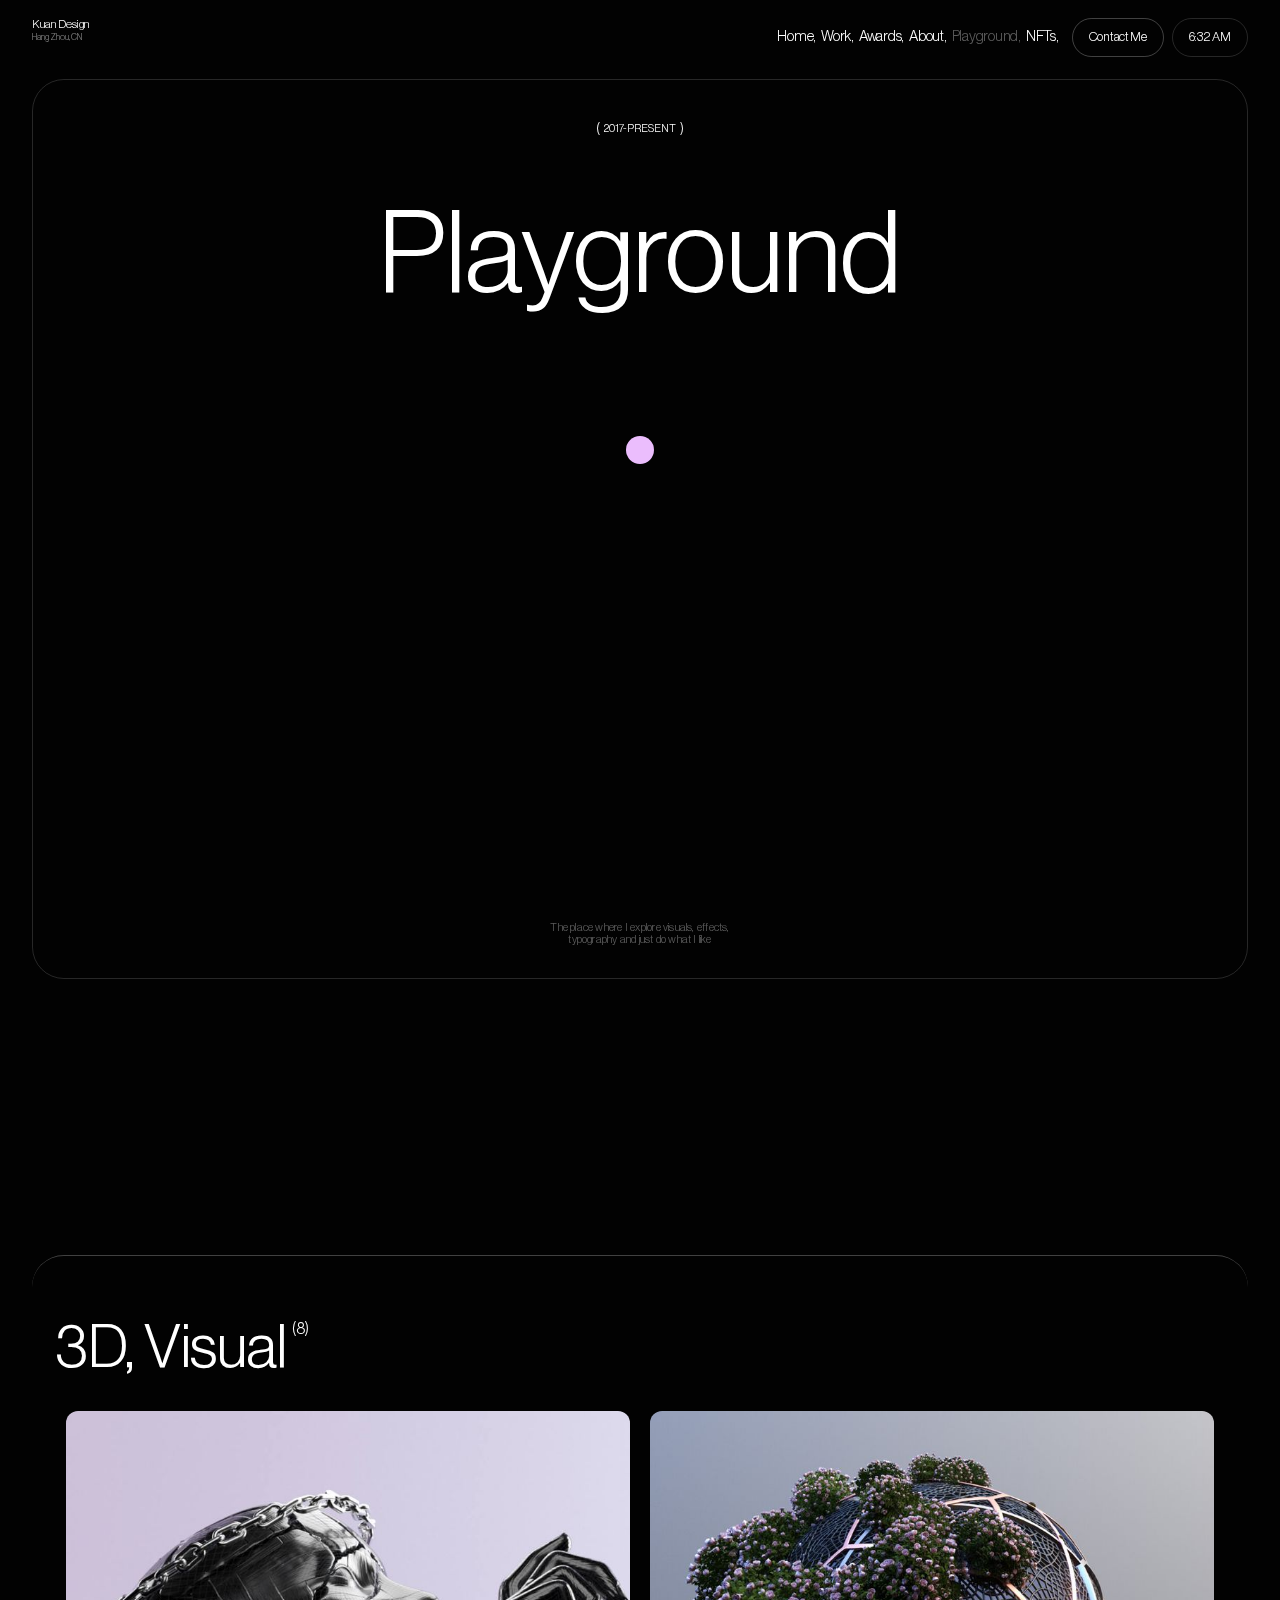
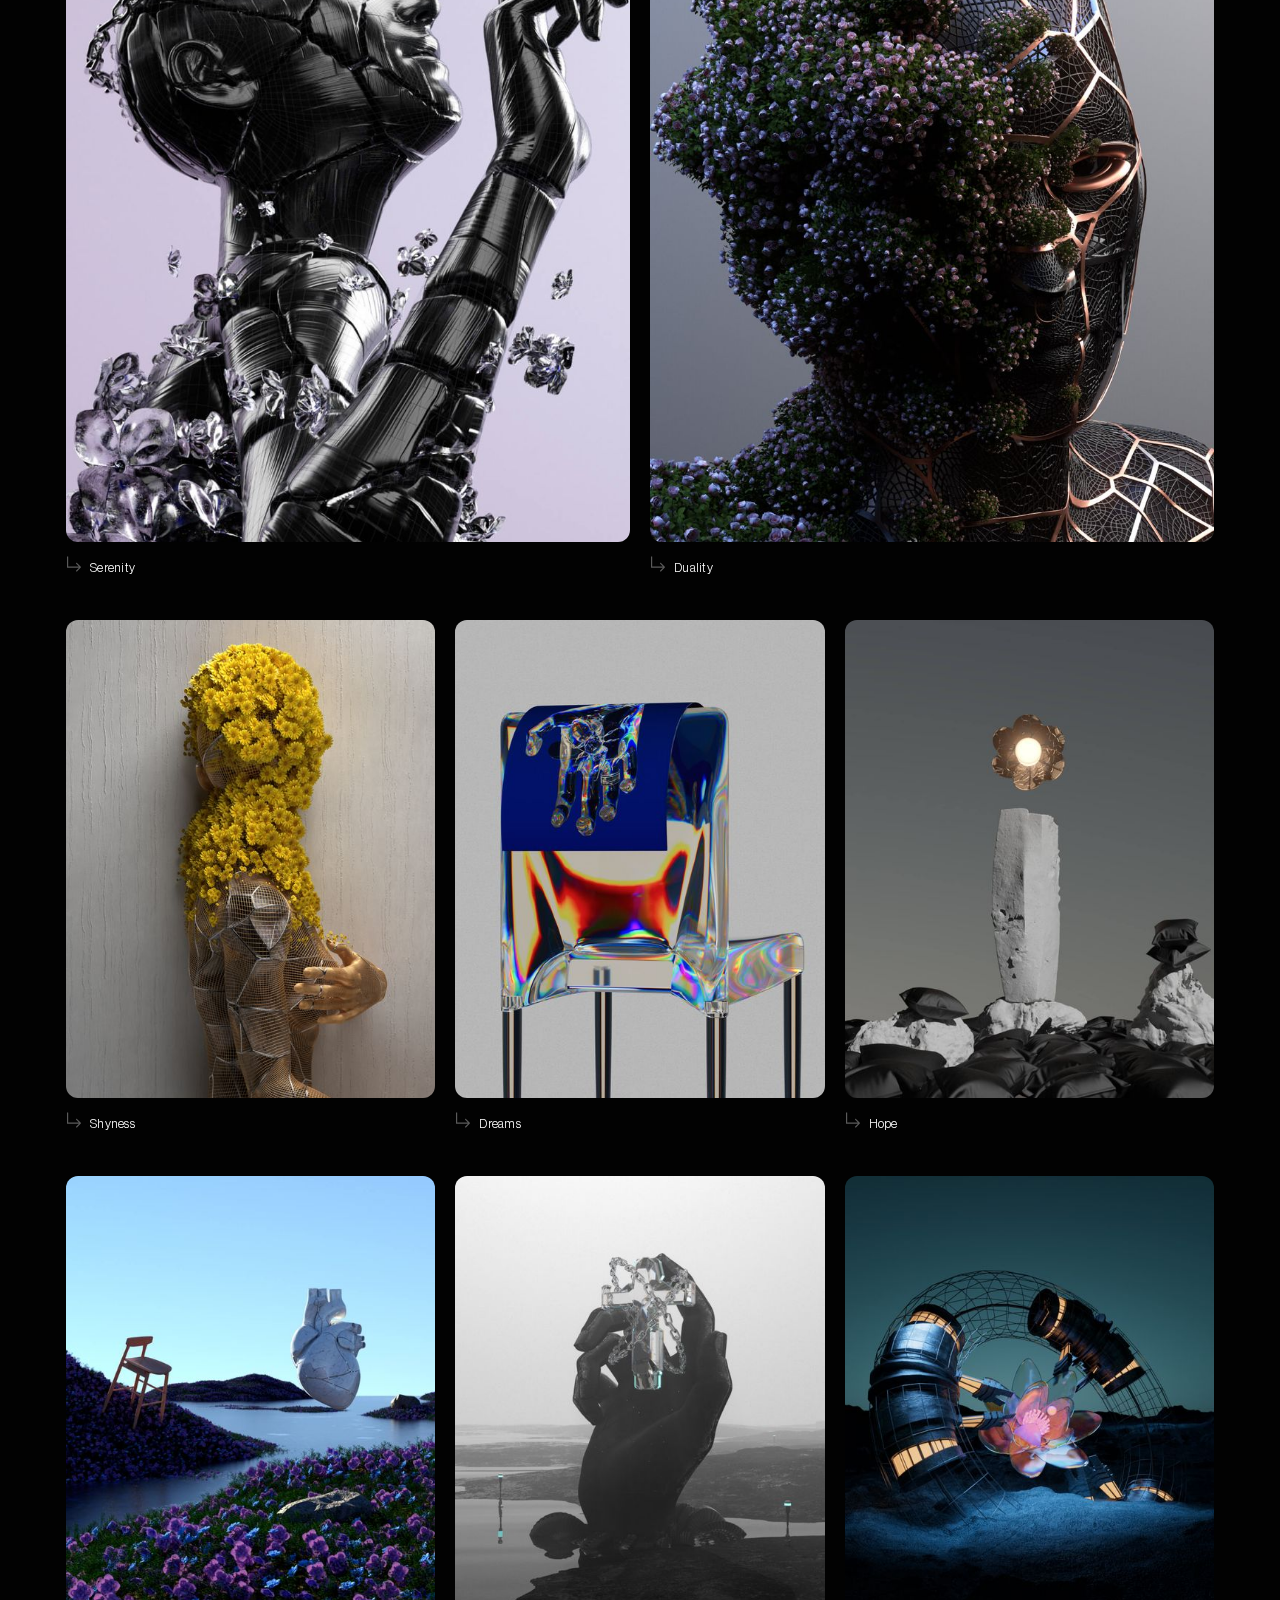
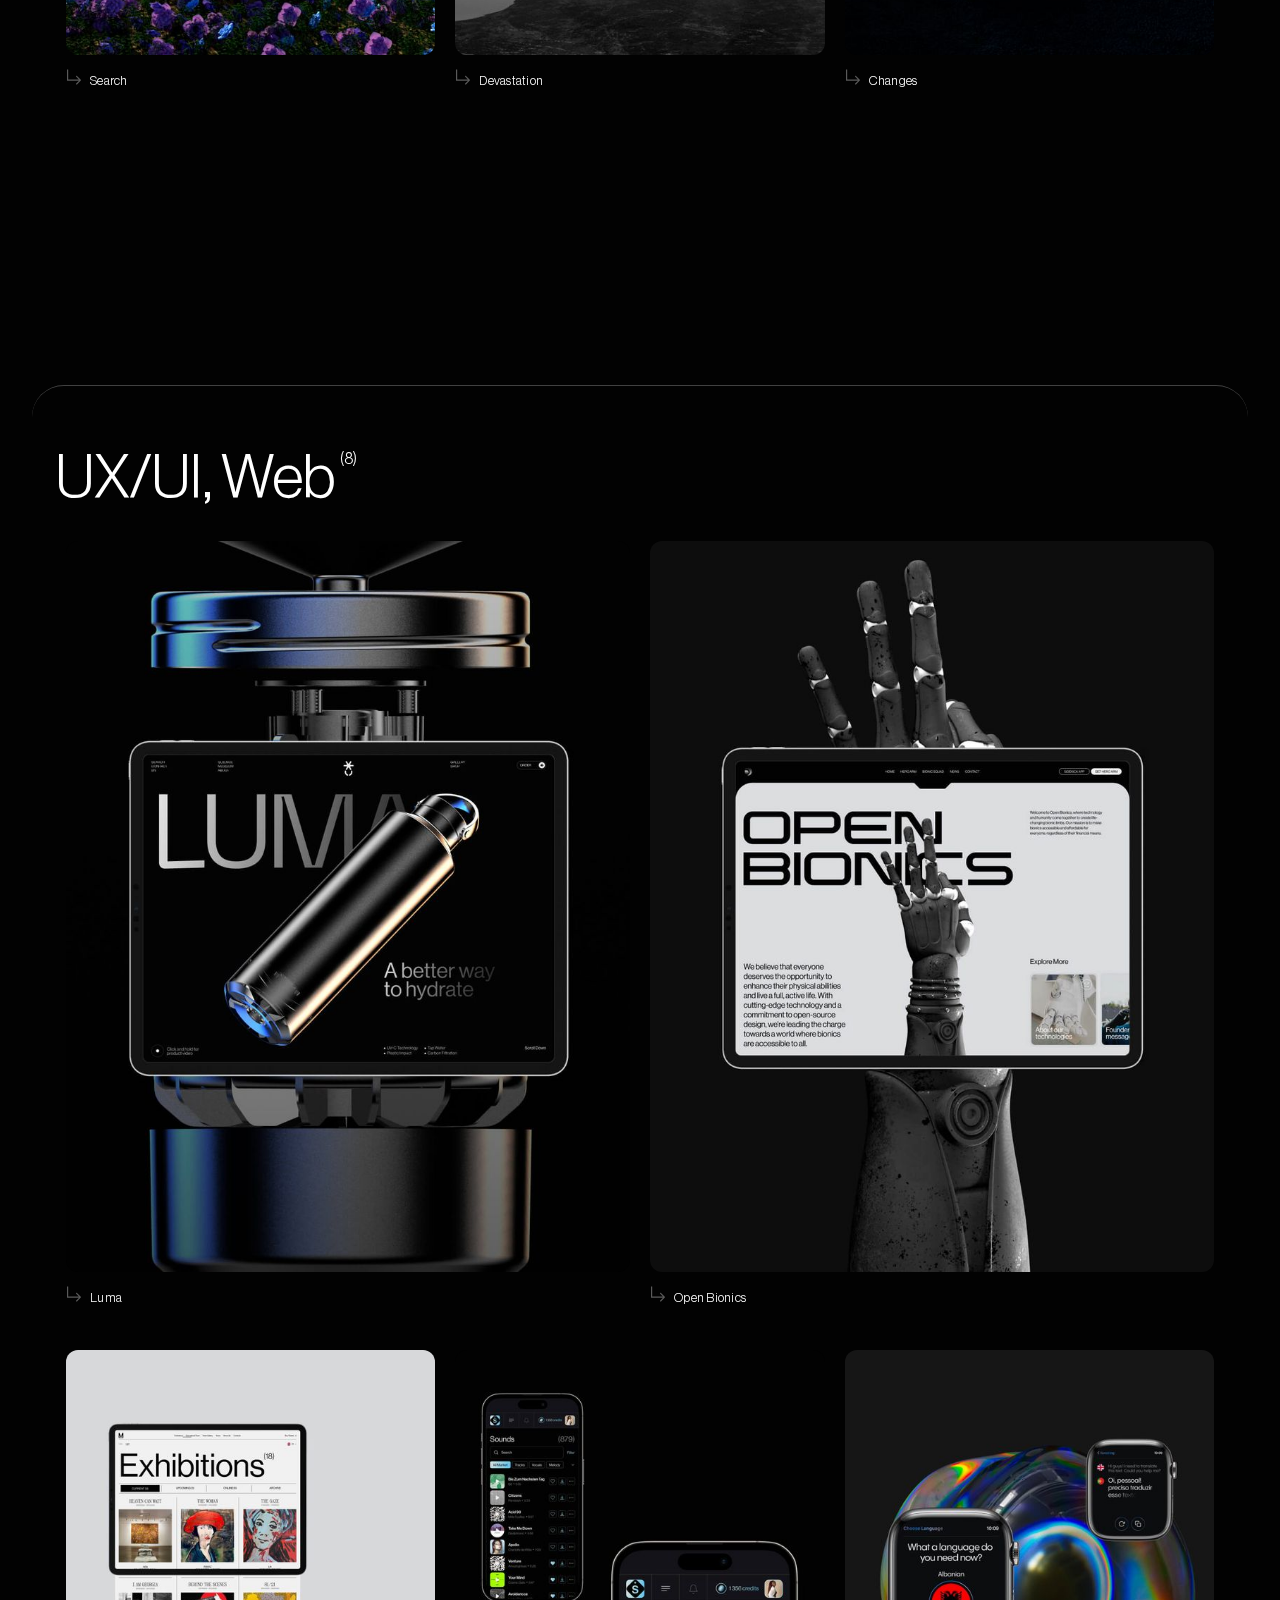
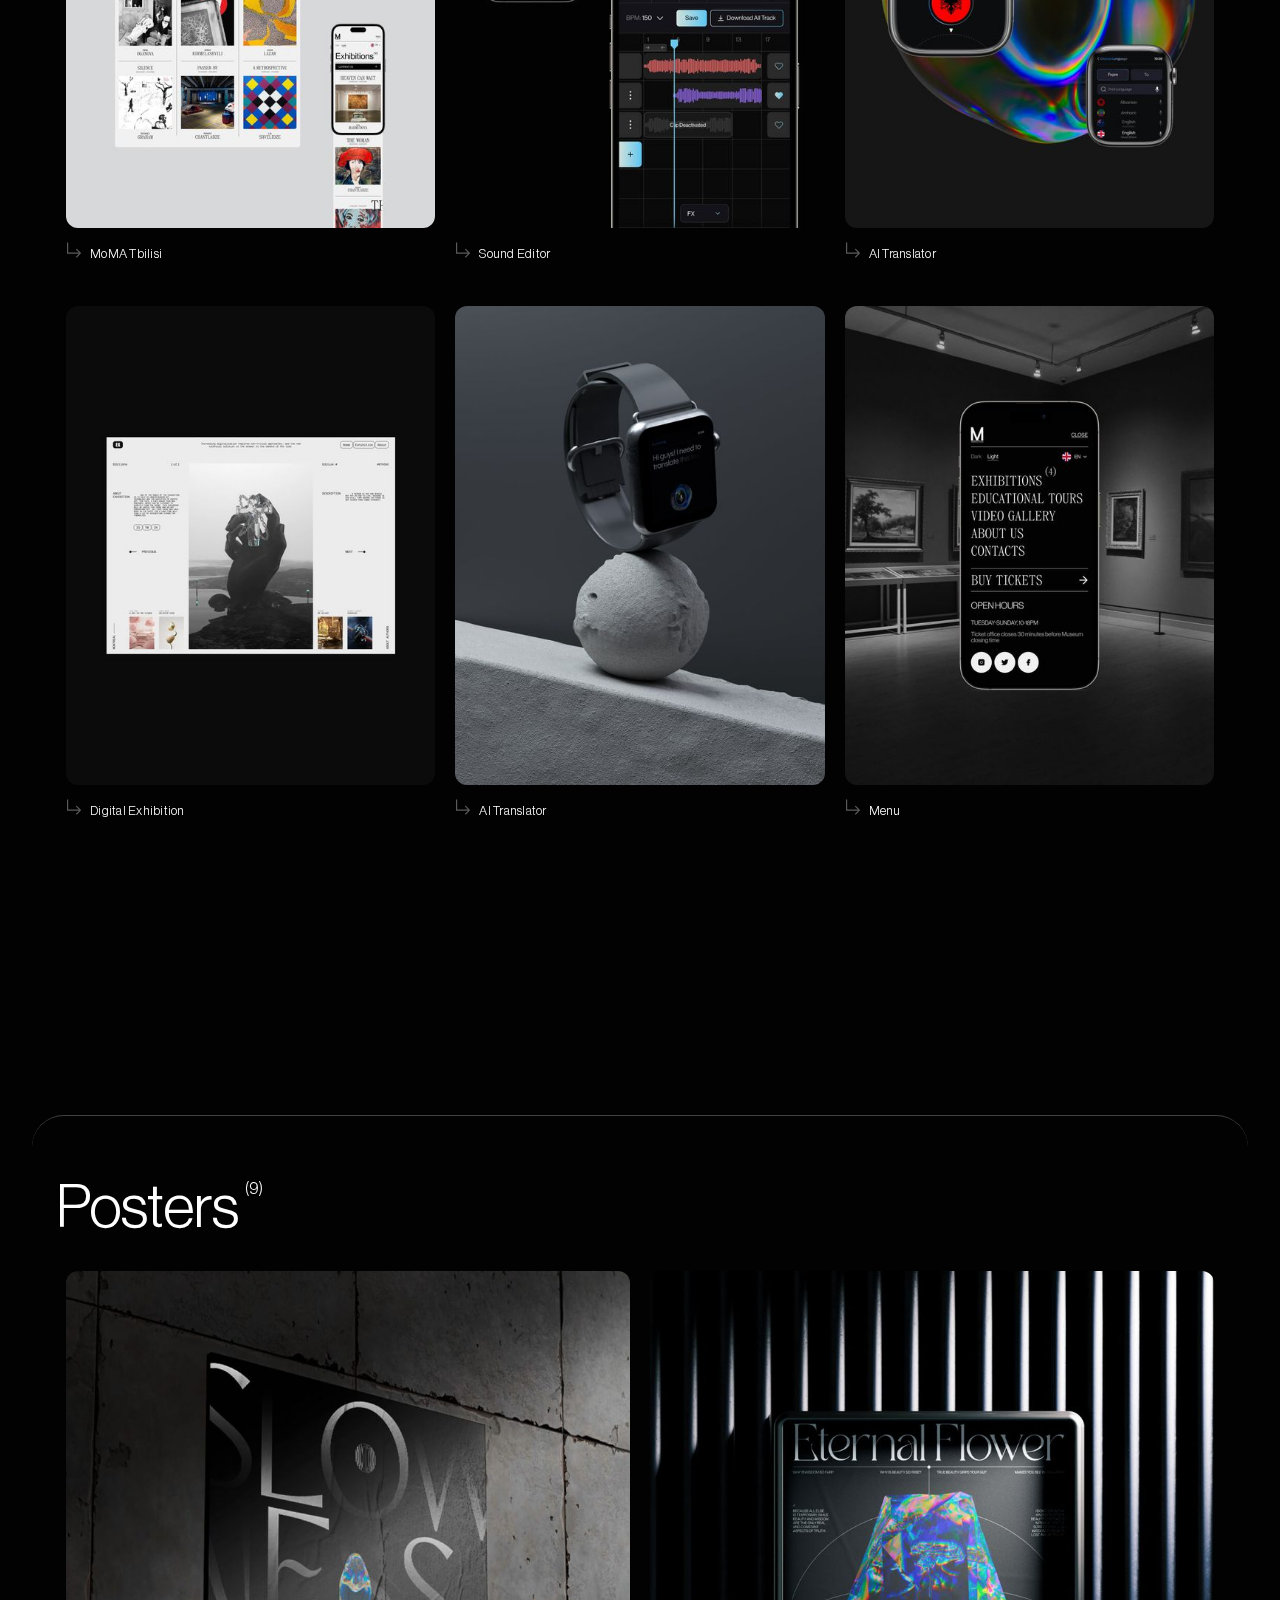
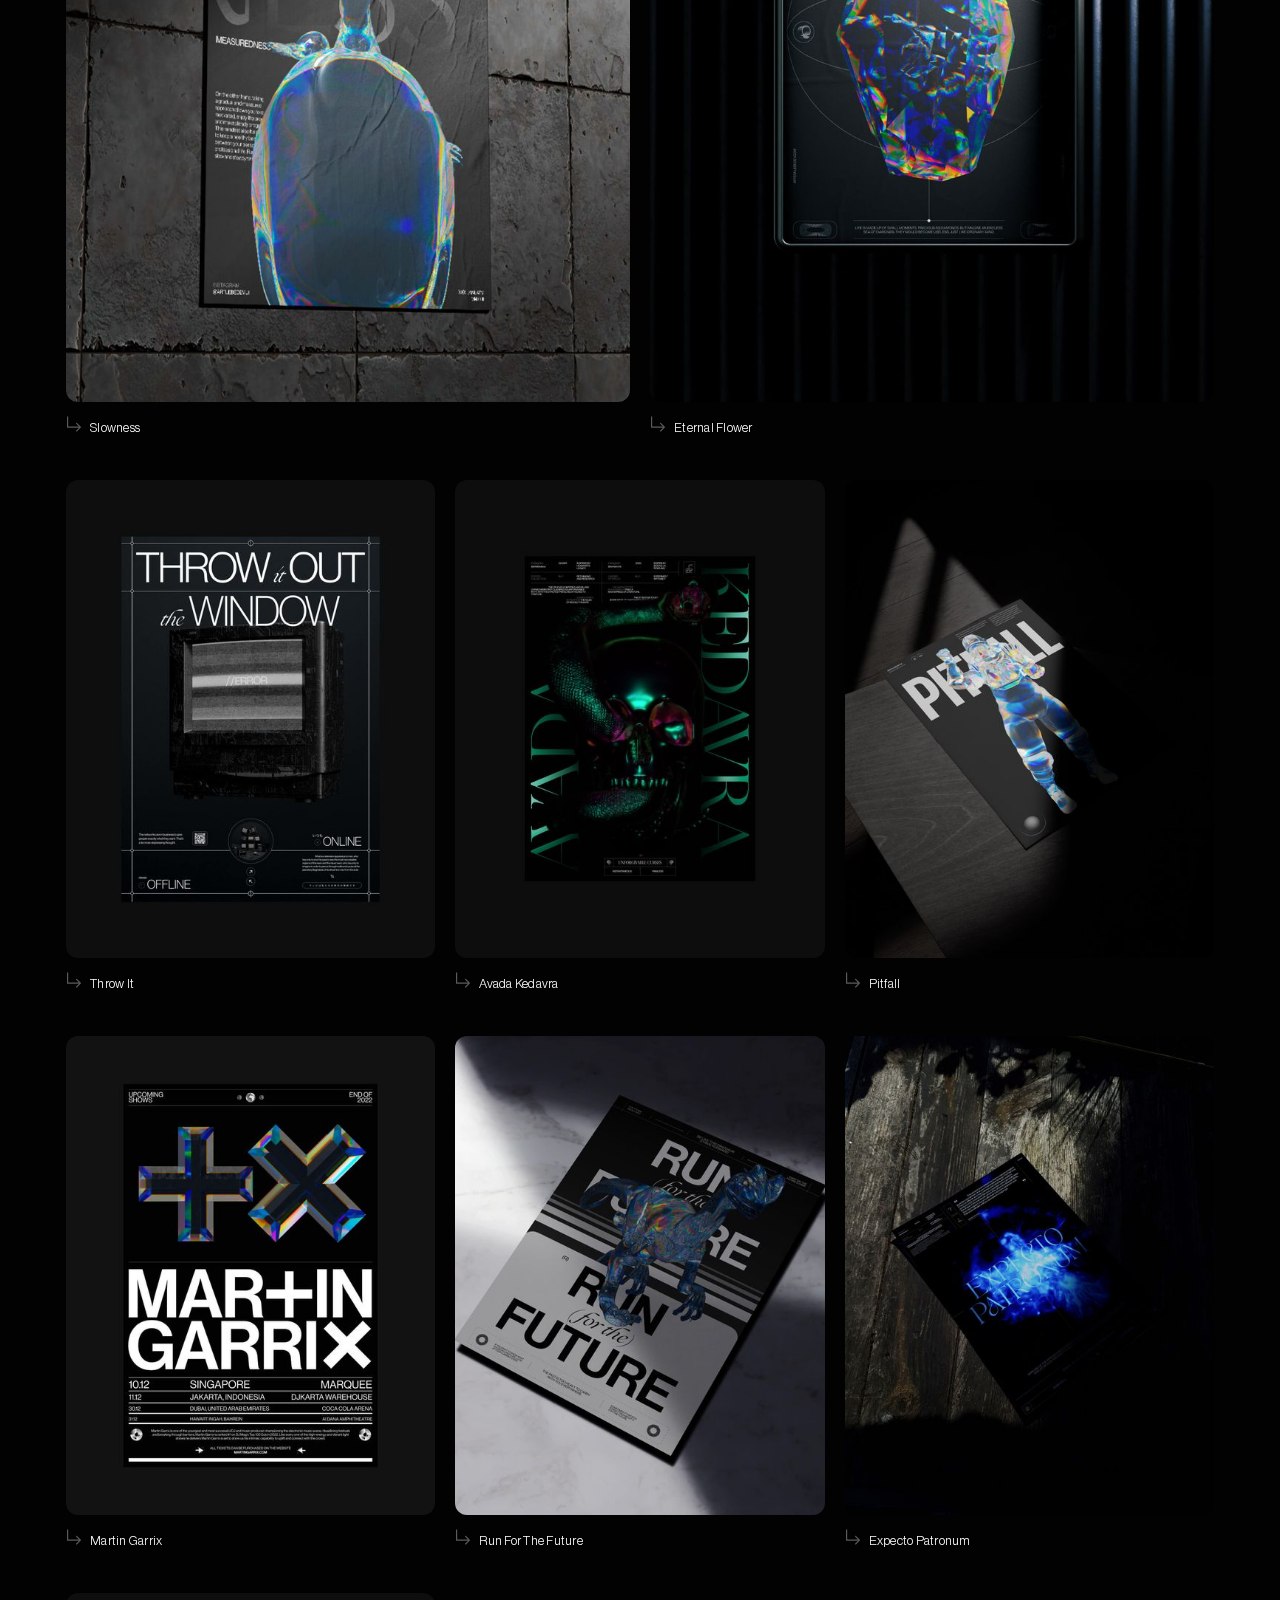
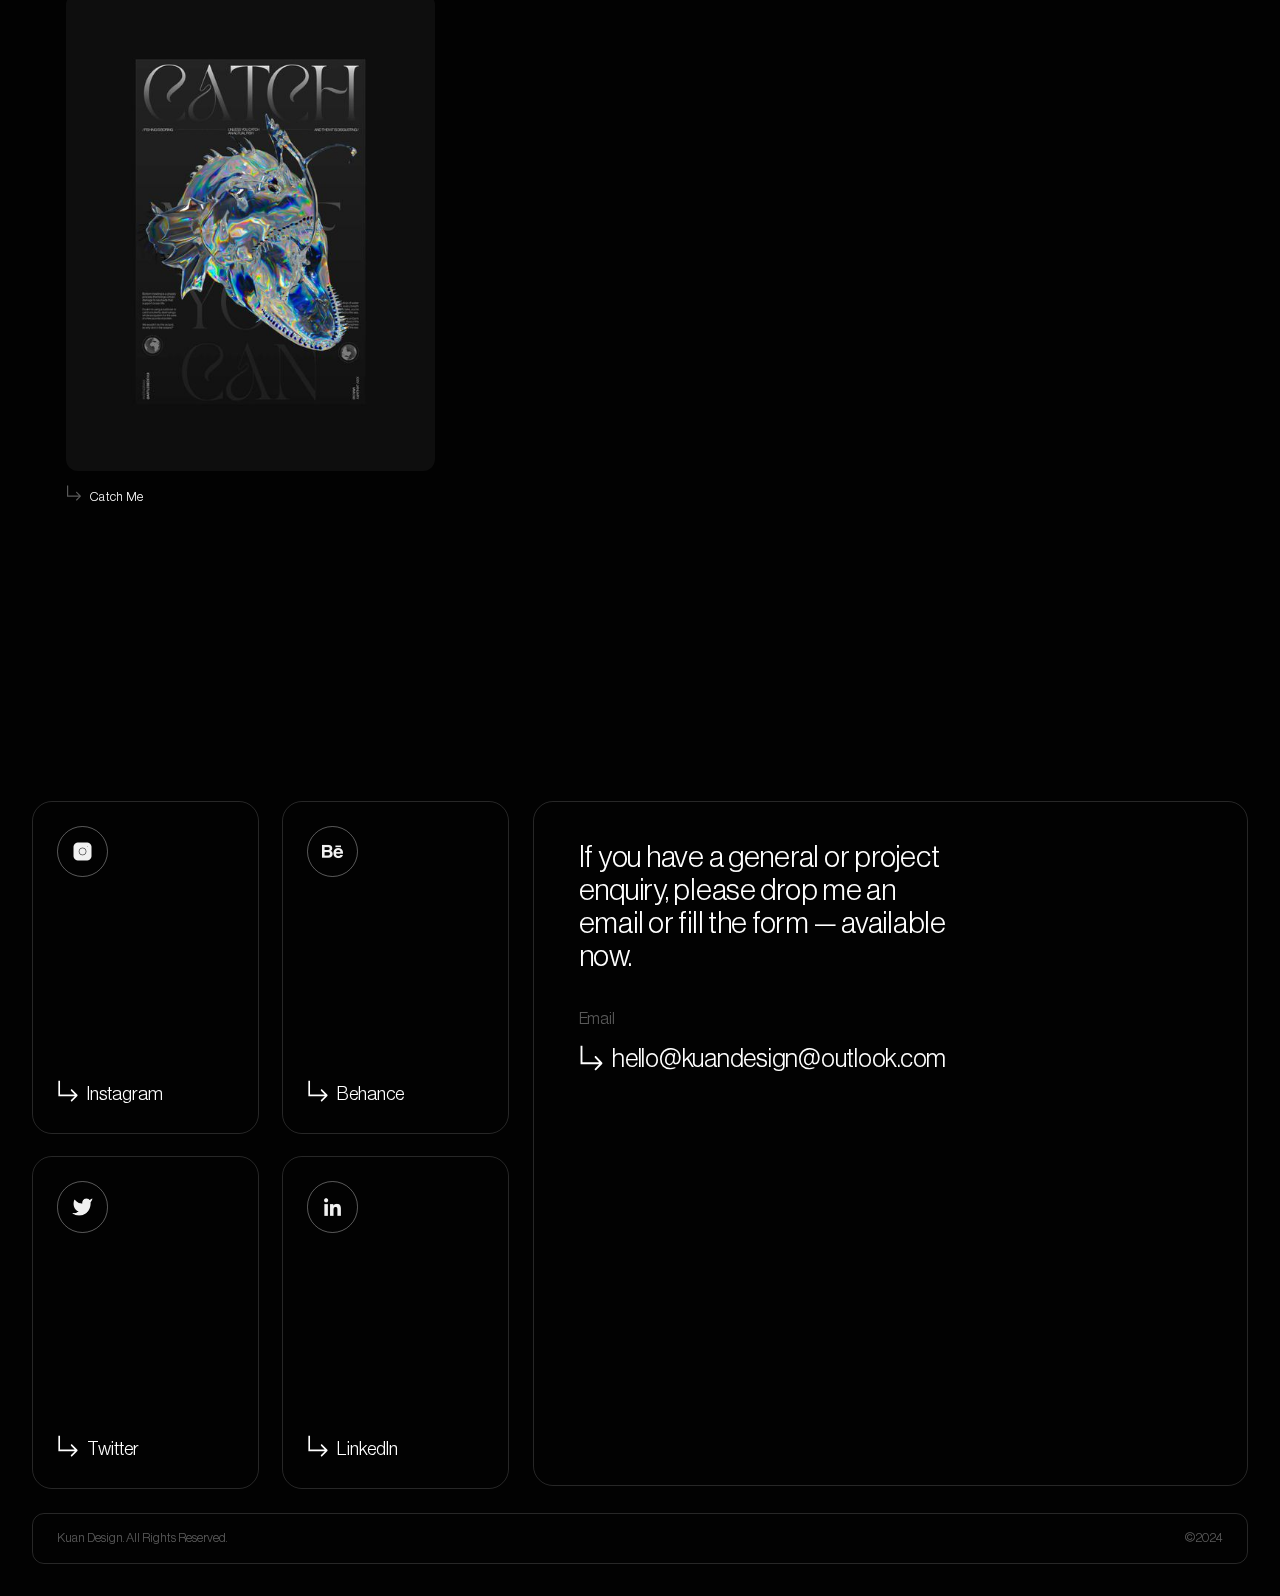
<file: playground.html>
<!DOCTYPE html><!-- Last Published: Sun Oct 08 2023 16:05:38 GMT+0000 (Coordinated Universal Time) --><html data-wf-domain="" data-wf-page="64173d02d18f1bee44821ea9" data-wf-site="630534398d9471ade12fc55f" lang="en"><head><meta charset="utf-8"><title>Kuan Design — Playground</title><meta content="Portfolio of Kuan Design, award-winning Designer, Founder &amp; Art Director Lemma.Studio. Product &amp; Visual design, Mobile &amp; Web 2/3.0 projects, Branding, Typography and Animations." name="description"><meta content="Kuan Design — Playground" property="twitter:title"><meta content="Portfolio of Kuan Design, award-winning Designer, Founder &amp; Art Director Lemma.Studio. Product &amp; Visual design, Mobile &amp; Web 2/3.0 projects, Branding, Typography and Animations." property="twitter:description"><meta content="static/picture/64188786c6c1ad77ea0d6e67_playground_cover.png" property="twitter:image"><meta content="summary_large_image" name="twitter:card"><meta content="width=device-width, initial-scale=1" name="viewport"><meta content="Xh3WHrLWXyS-XJhpVD51Qtd9Wz9ha3fCUwcvAq6f1-o" name="google-site-verification"><link href="static/css/artemiy-lebedev.webflow.8f33c71df.min.css" rel="stylesheet" type="text/css"><style>@media (min-width:992px) {html.w-mod-js:not(.w-mod-ix) [data-w-id="2e89f7bb-0439-c8e9-0fec-a60a530af4de"] {-webkit-transform:translate3d(0, 0, 0) scale3d(0.78, 0.78, 1) rotateX(0) rotateY(0) rotateZ(0) skew(0, 0);-moz-transform:translate3d(0, 0, 0) scale3d(0.78, 0.78, 1) rotateX(0) rotateY(0) rotateZ(0) skew(0, 0);-ms-transform:translate3d(0, 0, 0) scale3d(0.78, 0.78, 1) rotateX(0) rotateY(0) rotateZ(0) skew(0, 0);transform:translate3d(0, 0, 0) scale3d(0.78, 0.78, 1) rotateX(0) rotateY(0) rotateZ(0) skew(0, 0);filter: blur(7px);}}@media (max-width:991px) and (min-width:768px) {html.w-mod-js:not(.w-mod-ix) [data-w-id="2e89f7bb-0439-c8e9-0fec-a60a530af4de"] {-webkit-transform:translate3d(0, 0, 0) scale3d(0.78, 0.78, 1) rotateX(0) rotateY(0) rotateZ(0) skew(0, 0);-moz-transform:translate3d(0, 0, 0) scale3d(0.78, 0.78, 1) rotateX(0) rotateY(0) rotateZ(0) skew(0, 0);-ms-transform:translate3d(0, 0, 0) scale3d(0.78, 0.78, 1) rotateX(0) rotateY(0) rotateZ(0) skew(0, 0);transform:translate3d(0, 0, 0) scale3d(0.78, 0.78, 1) rotateX(0) rotateY(0) rotateZ(0) skew(0, 0);filter: blur(7px);}}@media (max-width:767px) and (min-width:480px) {html.w-mod-js:not(.w-mod-ix) [data-w-id="2e89f7bb-0439-c8e9-0fec-a60a530af4de"] {-webkit-transform:translate3d(0, 0, 0) scale3d(0.85, 0.85, 1) rotateX(0) rotateY(0) rotateZ(0) skew(0, 0);-moz-transform:translate3d(0, 0, 0) scale3d(0.85, 0.85, 1) rotateX(0) rotateY(0) rotateZ(0) skew(0, 0);-ms-transform:translate3d(0, 0, 0) scale3d(0.85, 0.85, 1) rotateX(0) rotateY(0) rotateZ(0) skew(0, 0);transform:translate3d(0, 0, 0) scale3d(0.85, 0.85, 1) rotateX(0) rotateY(0) rotateZ(0) skew(0, 0);filter: blur(7px);}}@media (max-width:479px) {html.w-mod-js:not(.w-mod-ix) [data-w-id="2e89f7bb-0439-c8e9-0fec-a60a530af4de"] {-webkit-transform:translate3d(0, 0, 0) scale3d(0.85, 0.85, 1) rotateX(0) rotateY(0) rotateZ(0) skew(0, 0);-moz-transform:translate3d(0, 0, 0) scale3d(0.85, 0.85, 1) rotateX(0) rotateY(0) rotateZ(0) skew(0, 0);-ms-transform:translate3d(0, 0, 0) scale3d(0.85, 0.85, 1) rotateX(0) rotateY(0) rotateZ(0) skew(0, 0);transform:translate3d(0, 0, 0) scale3d(0.85, 0.85, 1) rotateX(0) rotateY(0) rotateZ(0) skew(0, 0);filter: blur(7px);}}</style><script type="text/javascript">!function(o,c){var n=c.documentElement,t=" w-mod-";n.className+=t+"js",("ontouchstart"in o||o.DocumentTouch&&c instanceof DocumentTouch)&&(n.className+=t+"touch")}(window,document);</script><link href="static/picture/64188563f03626ddae65c253_favicon_small.png" rel="shortcut icon" type="image/x-icon"><link href="static/picture/6418859df03626527965c552_favicon_big.png" rel="apple-touch-icon"><style>
  
::-webkit-scrollbar-button {transition: 0ms !important;width: 0px;height: 0px;}
::-webkit-scrollbar-track {background: transparent;}
::-webkit-scrollbar-thumb {-webkit-border-radius: 0px;border-radius: 0px;background: transparent;opacity:0;}
::-webkit-resizer {width: 0px;height: 0px;}
::-webkit-scrollbar {width: 0px;}
  
.cont-link .ex-text{pointer-events:none}

 
</style>
		<script src="static/js/wow.min.js" language="javascript"></script>
	<link rel="stylesheet" href="static/css/animate.min.css">
	<script>
		new WOW().init();
    </script>
	
        <link href='static/css/style-inline.css' rel='stylesheet'>
        <script defer="" src='static/js/350500c38b27615a5c3abcc6b6d87666cd4a5d52.js'></script>
	
</head><body><div class="DD wow fadeInDown" data-wow-duration="2s" data-wow-delay="1s"></div>
	<!--<div class="glass"></div>
		<div class="music2">
		    <div class="musicjz">
                   <div id="cincopa_eb144d">...</div>
			</div>
	 </div>-->
	<div class="cursor"> <span></span> </div>
	
	<div class="header wow fadeInDown" data-wow-duration="2s" data-wow-delay="1.3s" id="topbar" style="position: fixed; top: 18px;"><a data-w-id="eb9f7fb8-9a84-3b95-1828-576fe299e77d" href="index.html" class="logotype w-inline-block"><div class="text-block first-hover">kuan design</div><div class="text-block second-hover">multidisciplinary designer</div><div class="text-block-2">Hang Zhou, CN</div></a><div class="header_links"><a href="index.html" class="link_header w-inline-block"><div class="header_link">Home,</div></a><a href="work.html" class="link_header w-inline-block"><div class="header_link">Work,</div></a><a href="awards.html" class="link_header w-inline-block"><div class="header_link">Awards,</div></a><a href="about.html" class="link_header w-inline-block"><div class="header_link">About,</div></a><a href="" aria-current="page" class="link_header w-inline-block w--current"><div class="header_link">Playground,</div></a><a href="https://opensea.io/collection/dispersion-dreams" target="_blank" class="link_header w-inline-block"><div class="header_link">NFTs,</div></a><!--<a data-w-id="eb9f7fb8-9a84-3b95-1828-576fe299e791" href="#" class="link_header w-inline-block"><div class="header_link">Contact.</div></a>--></div><div class="div-block-198"><a data-w-id="eb9f7fb8-9a84-3b95-1828-576fe299e791" href="#" class="link-block insider-link w-inline-block"><div>Contact Me</div></a></div><div class="div-block-2"><a href="#" class="link-block time w-inline-block"><div data-timezone="America/Los_Angeles" class="location-row"><div class="time-message">Good Day</div><div class="city-time">16<span class="blink">:</span>56 AM</div></div></a></div><div class="mobile_menu"><div class="menu_text">Menu</div><a data-w-id="eb9f7fb8-9a84-3b95-1828-576fe299e7a1" href="#" class="link-block-16 w-inline-block"><div class="top_line"></div><div class="middle_line"></div><div class="bottom_line"></div></a></div></div><div class="contact_window"><div class="wrapper_window"><div class="div-block-161"><div class="text-block-71">Contact Me</div><a data-w-id="edaf289b-d87b-81fc-50b4-4ca7a17662c8" href="#" class="link-block-22 w-inline-block"><img src="static/picture/64174f106c79a87b71b4fc3f_close.svg" loading="lazy" alt="Cross icon. White." class="image-60"></a></div><div class="div-block-160"><div class="div-block-159"><div class="text-block-70">Let&#x27;s build the future together</div></div><div class="form-block contact_window_form w-form"><form id="wf-form-Enquiry-Form-Window" name="wf-form-Enquiry-Form-Window" data-name="Enquiry Form Window" method="get" data-wf-page-id="64173d02d18f1bee44821ea9" data-wf-element-id="edaf289b-d87b-81fc-50b4-4ca7a17662cf"><div class="text-block-58">Enter your data</div><div class="fields flexbox"><input type="text" class="text-field w-input" maxlength="256" name="Name" data-name="Name" placeholder="Name*" id="Name-Window" required=""><input type="email" class="text-field last w-input" maxlength="256" name="Email" data-name="Email" placeholder="Email Address*" id="Email-Window" required=""></div><div class="fields flexbox"><input type="text" class="text-field w-input" maxlength="256" name="Budget" data-name="Budget" placeholder="Budget Range*" id="Budget-Window" required=""><input type="text" class="text-field last w-input" maxlength="256" name="Website-Link" data-name="Website Link" placeholder="Website Link" id="Website-Link-Window"></div><div class="fields flexbox"><input type="text" class="text-field full w-input" maxlength="256" name="Project-Details" data-name="Project Details" placeholder="Project Details" id="Project-Details-Window"></div><input type="submit" value="Send Message" data-wait="Please wait..." class="submit-button w-button"><div class="div-block-163"><div class="text-block-72">By filling out this form you agree to <a href="privacy-policy.html" target="_blank" class="privacy_link"><span class="text-span-6">Privacy Policy.</span></a></div></div><div class="or_div"><div class="text-block-74">or</div></div><div class="div-block-185"><a data-w-id="edaf289b-d87b-81fc-50b4-4ca7a17662e4" href="mailto:kuandesign@outlook.com?subject=Project%20Enquiry" class="email_link_window w-inline-block"><div class="div-block-162"><img alt="Curved arrow, white, flooded color." loading="lazy" src="static/picture/64162fb7826a4214b6e53110_arrow_left.svg"></div><div class="text-block-73">kuandesign@outlook.com</div></a></div></form><div class="success-message w-form-done"><div class="text-block-62">Thank you! Your submission has been received!</div></div><div class="error-message w-form-fail"><div class="text-block-64">Oops! Something went wrong while submitting the form.</div></div></div></div></div></div><div class="fullscreen_menu"><div class="wrapper_menu"><div class="list_links"><a href="index.html" class="mobile_links w-inline-block"><div class="text-block-47">Home</div><div class="text-block-48">01</div></a><a href="work.html" class="mobile_links w-inline-block"><div class="text-block-47">Work</div><div class="text-block-48">02</div></a><a href="awards.html" class="mobile_links w-inline-block"><div class="text-block-47">Awards</div><div class="text-block-48">03</div></a><a href="about.html" class="mobile_links w-inline-block"><div class="text-block-47">About</div><div class="text-block-48">04</div></a><a href="" aria-current="page" class="mobile_links w-inline-block w--current"><div class="text-block-47">Playground</div><div class="text-block-48">05</div></a><a href="https://opensea.io/collection/dispersion-dreams" target="_blank" class="mobile_links w-inline-block"><div class="text-block-47">NFTs</div><div class="text-block-48">06</div></a><!--<a data-w-id="9430ed3b-3495-70af-e575-3d52b6c43157" href="#" class="mobile_links w-inline-block"><div class="text-block-47">Contact</div><div class="text-block-48">07</div></a>--><a data-w-id="9430ed3b-3495-70af-e575-3d52b6c43157" href="#" class="mobile_links w-inline-block"><div class="text-block-47">Contact Me</div></a></div><div class="email_link"><div class="text-block-50">Enquiries</div><a href="mailto:kuandesign@outlook.com?subject=Enquiries" class="social_mobile first w-inline-block"><div class="text-block-49 email_address">kuandesign@outlook.com</div></a></div><div class="socials_mobile"><a href="https://www.behance.net/Artemiylebedev" target="_blank" class="social_mobile first w-inline-block"><div class="text-block-49">Behance</div></a><a href="https://instagram.com/artlebedev.ui/" target="_blank" class="social_mobile w-inline-block"><div class="text-block-49">Instagram</div></a><a href="http://linkedin.com/in/art-lebedev-design/" target="_blank" class="social_mobile w-inline-block"><div class="text-block-49">LinkedIn</div></a><a href="http://twitter.com/ArtemiuLebedev" target="_blank" class="social_mobile w-inline-block"><div class="text-block-49">Twitter</div></a></div></div></div><div class="progress-bar"></div><div data-w-id="2e89f7bb-0439-c8e9-0fec-a60a530af4de" class="main"><div><div class="hero_section"><div class="wrapper hero-wrapper"><div class="border_big"><div class="wrapper_inside_border"><div class="caption_small"><div class="services"><div class="text-block-5"><span class="text-span">(</span> 2017-PRESENT<span class="text-span-2">)</span></div></div></div><div class="hero_heading"><h1 class="h1">Playground</h1></div><div class="div-block-128"><div class="graphic_hero cube_pg"><div class="lottie-animation" data-w-id="cd5880a5-0ce2-4ab5-75e2-d131d2210ad5" data-animation-type="lottie" data-src="https://uploads-ssl.webflow.com/630534398d9471ade12fc55f/64183288950cbe44d29034ad_Cube%20JSON-Lottie.json" data-loop="1" data-direction="1" data-autoplay="1" data-is-ix2-target="0" data-renderer="svg" data-default-duration="3.3666666666666667" data-duration="0"></div></div></div><div class="flexbox bottom"><div class="wrapper_captions"><div class="text-block-81">The place where I explore visuals, effects, typography and just do what I like</div></div></div></div></div></div></div></div><div><div class="_3d_concepts"><div class="wrapper"><div class="border_top"><div class="h2_box"><div class="div-block-170"><h2 class="heading-5">3D, Visual</h2><div class="text-block-77">(8)</div></div></div><div class="grid_pg"><div class="w-dyn-list"><div role="list" class="w-dyn-items w-row"><div role="listitem" class="collection-item-3 w-dyn-item w-col w-col-6"><div class="box_pg"><img src="static/picture/641839959d0e37112d88b91d_playground1.jpg" loading="lazy" alt="" sizes="(max-width: 767px) 85vw, (max-width: 991px) 44vw, 49vw" srcset="static/picture/641839959d0e37112d88b91d_playground1-p-500.jpg 500w, static/picture/641839959d0e37112d88b91d_playground1-p-800.jpg 800w, static/picture/641839959d0e37112d88b91d_playground1.jpg 1092w" class="image-61"></div><div class="div-block-168"><div class="flexbox center_align full"><div class="div-block-169"><img src="static/picture/64162fb7826a4214b6e53110_arrow_left.svg" loading="lazy" alt="Curved arrow, white, flooded color."></div><div class="text-block-76">Serenity</div></div></div></div><div role="listitem" class="collection-item-3 w-dyn-item w-col w-col-6"><div class="box_pg"><img src="static/picture/6418399b776e714023218618_playground2.jpg" loading="lazy" alt="" sizes="(max-width: 767px) 85vw, (max-width: 991px) 44vw, 49vw" srcset="static/picture/6418399b776e714023218618_playground2-p-500.jpg 500w, static/picture/6418399b776e714023218618_playground2-p-800.jpg 800w, static/picture/6418399b776e714023218618_playground2-p-1080.jpg 1080w, static/picture/6418399b776e714023218618_playground2.jpg 1092w" class="image-61"></div><div class="div-block-168"><div class="flexbox center_align full"><div class="div-block-169"><img src="static/picture/64162fb7826a4214b6e53110_arrow_left.svg" loading="lazy" alt="Curved arrow, white, flooded color."></div><div class="text-block-76">Duality</div></div></div></div></div></div><div class="w-dyn-list"><div role="list" class="collection-list-2 w-dyn-items w-row"><div role="listitem" class="collection-item-3 w-dyn-item w-col w-col-4"><div class="box_pg"><img src="static/picture/641839877a1e5e265848b043_playground3.jpg" loading="lazy" alt="" sizes="(max-width: 767px) 40vw, (max-width: 991px) 29vw, 33vw" srcset="static/picture/641839877a1e5e265848b043_playground3-p-500.jpg 500w, static/picture/641839877a1e5e265848b043_playground3-p-800.jpg 800w, static/picture/641839877a1e5e265848b043_playground3-p-1080.jpg 1080w, static/picture/641839877a1e5e265848b043_playground3.jpg 1092w" class="image-61"></div><div class="div-block-168"><div class="flexbox center_align full"><div class="div-block-169"><img src="static/picture/64162fb7826a4214b6e53110_arrow_left.svg" loading="lazy" alt="Curved arrow, white, flooded color."></div><div class="text-block-76">Shyness</div></div></div></div><div role="listitem" class="collection-item-3 w-dyn-item w-col w-col-4"><div class="box_pg"><img src="static/picture/64183af3ce429d03c1d24ef0_playground4(1).jpg" loading="lazy" alt="" sizes="(max-width: 767px) 40vw, (max-width: 991px) 29vw, 33vw" srcset="static/picture/64183af3ce429d03c1d24ef0_playground4(1)-p-500.jpg 500w, static/picture/64183af3ce429d03c1d24ef0_playground4(1)-p-800.jpg 800w, static/picture/64183af3ce429d03c1d24ef0_playground4(1)-p-1080.jpg 1080w, static/picture/64183af3ce429d03c1d24ef0_playground4(1).jpg 1092w" class="image-61"></div><div class="div-block-168"><div class="flexbox center_align full"><div class="div-block-169"><img src="static/picture/64162fb7826a4214b6e53110_arrow_left.svg" loading="lazy" alt="Curved arrow, white, flooded color."></div><div class="text-block-76">Dreams</div></div></div></div><div role="listitem" class="collection-item-3 w-dyn-item w-col w-col-4"><div class="box_pg"><img src="static/picture/641839b23c41855de543d643_playground5.jpg" loading="lazy" alt="" sizes="(max-width: 767px) 40vw, (max-width: 991px) 29vw, 33vw" srcset="static/picture/641839b23c41855de543d643_playground5-p-500.jpg 500w, static/picture/641839b23c41855de543d643_playground5-p-800.jpg 800w, static/picture/641839b23c41855de543d643_playground5.jpg 1092w" class="image-61"></div><div class="div-block-168"><div class="flexbox center_align full"><div class="div-block-169"><img src="static/picture/64162fb7826a4214b6e53110_arrow_left.svg" loading="lazy" alt="Curved arrow, white, flooded color."></div><div class="text-block-76">Hope</div></div></div></div><div role="listitem" class="collection-item-3 w-dyn-item w-col w-col-4"><div class="box_pg"><img src="static/picture/641839bbfe526c8c41c9cfb0_playground6.jpg" loading="lazy" alt="" sizes="(max-width: 767px) 40vw, (max-width: 991px) 29vw, 33vw" srcset="static/picture/641839bbfe526c8c41c9cfb0_playground6-p-500.jpg 500w, static/picture/641839bbfe526c8c41c9cfb0_playground6-p-800.jpg 800w, static/picture/641839bbfe526c8c41c9cfb0_playground6-p-1080.jpg 1080w, static/picture/641839bbfe526c8c41c9cfb0_playground6.jpg 1092w" class="image-61"></div><div class="div-block-168"><div class="flexbox center_align full"><div class="div-block-169"><img src="static/picture/64162fb7826a4214b6e53110_arrow_left.svg" loading="lazy" alt="Curved arrow, white, flooded color."></div><div class="text-block-76">Search</div></div></div></div><div role="listitem" class="collection-item-3 w-dyn-item w-col w-col-4"><div class="box_pg"><img src="static/picture/641839c53c4185266c43d72e_playground7.jpg" loading="lazy" alt="" sizes="(max-width: 767px) 40vw, (max-width: 991px) 29vw, 33vw" srcset="static/picture/641839c53c4185266c43d72e_playground7-p-500.jpg 500w, static/picture/641839c53c4185266c43d72e_playground7-p-800.jpg 800w, static/picture/641839c53c4185266c43d72e_playground7-p-1080.jpg 1080w, static/picture/641839c53c4185266c43d72e_playground7.jpg 1092w" class="image-61"></div><div class="div-block-168"><div class="flexbox center_align full"><div class="div-block-169"><img src="static/picture/64162fb7826a4214b6e53110_arrow_left.svg" loading="lazy" alt="Curved arrow, white, flooded color."></div><div class="text-block-76">Devastation</div></div></div></div><div role="listitem" class="collection-item-3 w-dyn-item w-col w-col-4"><div class="box_pg"><img src="static/picture/641839cdc263bd5d1cf897b9_playground8.jpg" loading="lazy" alt="" sizes="(max-width: 767px) 40vw, (max-width: 991px) 29vw, 33vw" srcset="static/picture/641839cdc263bd5d1cf897b9_playground8-p-500.jpg 500w, static/picture/641839cdc263bd5d1cf897b9_playground8-p-800.jpg 800w, static/picture/641839cdc263bd5d1cf897b9_playground8-p-1080.jpg 1080w, static/picture/641839cdc263bd5d1cf897b9_playground8.jpg 1092w" class="image-61"></div><div class="div-block-168"><div class="flexbox center_align full"><div class="div-block-169"><img src="static/picture/64162fb7826a4214b6e53110_arrow_left.svg" loading="lazy" alt="Curved arrow, white, flooded color."></div><div class="text-block-76">Changes</div></div></div></div></div></div></div></div></div></div></div><div><div class="ui_concepts"><div class="wrapper"><div class="border_top"><div class="h2_box"><div class="div-block-170"><h2 class="heading-5">UX/UI, Web</h2><div class="text-block-77">(8)</div></div></div><div class="grid_pg"><div class="w-dyn-list"><div role="list" class="w-dyn-items w-row"><div role="listitem" class="collection-item-3 w-dyn-item w-col w-col-6"><div class="box_pg"><img src="static/picture/64183ca15537daeb5433b4d9_playground9.jpg" loading="lazy" alt="" sizes="(max-width: 767px) 85vw, (max-width: 991px) 44vw, 49vw" srcset="static/picture/64183ca15537daeb5433b4d9_playground9-p-500.jpg 500w, static/picture/64183ca15537daeb5433b4d9_playground9-p-800.jpg 800w, static/picture/64183ca15537daeb5433b4d9_playground9.jpg 1092w" class="image-61"></div><div class="div-block-168"><div class="flexbox center_align full"><div class="div-block-169"><img src="static/picture/64162fb7826a4214b6e53110_arrow_left.svg" loading="lazy" alt="Curved arrow, white, flooded color."></div><div class="text-block-76">Luma</div></div></div></div><div role="listitem" class="collection-item-3 w-dyn-item w-col w-col-6"><div class="box_pg"><img src="static/picture/64183caa9ae58451a83107ad_playground10.jpg" loading="lazy" alt="" sizes="(max-width: 767px) 85vw, (max-width: 991px) 44vw, 49vw" srcset="static/picture/64183caa9ae58451a83107ad_playground10-p-500.jpg 500w, static/picture/64183caa9ae58451a83107ad_playground10-p-800.jpg 800w, static/picture/64183caa9ae58451a83107ad_playground10.jpg 1092w" class="image-61"></div><div class="div-block-168"><div class="flexbox center_align full"><div class="div-block-169"><img src="static/picture/64162fb7826a4214b6e53110_arrow_left.svg" loading="lazy" alt="Curved arrow, white, flooded color."></div><div class="text-block-76">Open Bionics</div></div></div></div></div></div><div class="w-dyn-list"><div role="list" class="collection-list-3 w-dyn-items w-row"><div role="listitem" class="collection-item-3 w-dyn-item w-col w-col-4"><div class="box_pg"><img src="static/picture/64183cb2babae4060002fb0e_playground11.jpg" loading="lazy" alt="" sizes="(max-width: 767px) 40vw, (max-width: 991px) 29vw, 33vw" srcset="static/picture/64183cb2babae4060002fb0e_playground11-p-500.jpg 500w, static/picture/64183cb2babae4060002fb0e_playground11-p-800.jpg 800w, static/picture/64183cb2babae4060002fb0e_playground11.jpg 1092w" class="image-61"></div><div class="div-block-168"><div class="flexbox center_align full"><div class="div-block-169"><img src="static/picture/64162fb7826a4214b6e53110_arrow_left.svg" loading="lazy" alt="Curved arrow, white, flooded color."></div><div class="text-block-76">MoMA Tbilisi</div></div></div></div><div role="listitem" class="collection-item-3 w-dyn-item w-col w-col-4"><div class="box_pg"><img src="static/picture/64183cbc950cbe2bb7910e36_playground12.jpg" loading="lazy" alt="" sizes="(max-width: 767px) 40vw, (max-width: 991px) 29vw, 33vw" srcset="static/picture/64183cbc950cbe2bb7910e36_playground12-p-500.jpg 500w, static/picture/64183cbc950cbe2bb7910e36_playground12-p-800.jpg 800w, static/picture/64183cbc950cbe2bb7910e36_playground12.jpg 1092w" class="image-61"></div><div class="div-block-168"><div class="flexbox center_align full"><div class="div-block-169"><img src="static/picture/64162fb7826a4214b6e53110_arrow_left.svg" loading="lazy" alt="Curved arrow, white, flooded color."></div><div class="text-block-76">Sound Editor</div></div></div></div><div role="listitem" class="collection-item-3 w-dyn-item w-col w-col-4"><div class="box_pg"><img src="static/picture/64183cc3ce6c8602980dc9ec_playground13.jpg" loading="lazy" alt="" sizes="(max-width: 767px) 40vw, (max-width: 991px) 29vw, 33vw" srcset="static/picture/64183cc3ce6c8602980dc9ec_playground13-p-500.jpg 500w, static/picture/64183cc3ce6c8602980dc9ec_playground13-p-800.jpg 800w, static/picture/64183cc3ce6c8602980dc9ec_playground13.jpg 1092w" class="image-61"></div><div class="div-block-168"><div class="flexbox center_align full"><div class="div-block-169"><img src="static/picture/64162fb7826a4214b6e53110_arrow_left.svg" loading="lazy" alt="Curved arrow, white, flooded color."></div><div class="text-block-76">AI Translator</div></div></div></div><div role="listitem" class="collection-item-3 w-dyn-item w-col w-col-4"><div class="box_pg"><img src="static/picture/64183ccc950cbe3d53910f76_playground14.jpg" loading="lazy" alt="" sizes="(max-width: 767px) 40vw, (max-width: 991px) 29vw, 33vw" srcset="static/picture/64183ccc950cbe3d53910f76_playground14-p-500.jpg 500w, static/picture/64183ccc950cbe3d53910f76_playground14-p-800.jpg 800w, static/picture/64183ccc950cbe3d53910f76_playground14.jpg 1092w" class="image-61"></div><div class="div-block-168"><div class="flexbox center_align full"><div class="div-block-169"><img src="static/picture/64162fb7826a4214b6e53110_arrow_left.svg" loading="lazy" alt="Curved arrow, white, flooded color."></div><div class="text-block-76">Digital Exhibition</div></div></div></div><div role="listitem" class="collection-item-3 w-dyn-item w-col w-col-4"><div class="box_pg"><img src="static/picture/64183cd3c8f53368ea2a4fdc_playground15.jpg" loading="lazy" alt="" sizes="(max-width: 767px) 40vw, (max-width: 991px) 29vw, 33vw" srcset="static/picture/64183cd3c8f53368ea2a4fdc_playground15-p-500.jpg 500w, static/picture/64183cd3c8f53368ea2a4fdc_playground15-p-800.jpg 800w, static/picture/64183cd3c8f53368ea2a4fdc_playground15-p-1080.jpg 1080w, static/picture/64183cd3c8f53368ea2a4fdc_playground15.jpg 1092w" class="image-61"></div><div class="div-block-168"><div class="flexbox center_align full"><div class="div-block-169"><img src="static/picture/64162fb7826a4214b6e53110_arrow_left.svg" loading="lazy" alt="Curved arrow, white, flooded color."></div><div class="text-block-76">AI Translator</div></div></div></div><div role="listitem" class="collection-item-3 w-dyn-item w-col w-col-4"><div class="box_pg"><img src="static/picture/64183cdb4e0fbd7c89bcf723_playground16.jpg" loading="lazy" alt="" sizes="(max-width: 767px) 40vw, (max-width: 991px) 29vw, 33vw" srcset="static/picture/64183cdb4e0fbd7c89bcf723_playground16-p-500.jpg 500w, static/picture/64183cdb4e0fbd7c89bcf723_playground16-p-800.jpg 800w, static/picture/64183cdb4e0fbd7c89bcf723_playground16.jpg 1092w" class="image-61"></div><div class="div-block-168"><div class="flexbox center_align full"><div class="div-block-169"><img src="static/picture/64162fb7826a4214b6e53110_arrow_left.svg" loading="lazy" alt="Curved arrow, white, flooded color."></div><div class="text-block-76">Menu</div></div></div></div></div></div></div></div></div></div></div><div><div class="poster_concepts"><div class="wrapper"><div class="border_top"><div class="h2_box"><div class="div-block-170"><h2 class="heading-5">Posters</h2><div class="text-block-77">(9)</div></div></div><div class="grid_pg"><div class="w-dyn-list"><div role="list" class="w-dyn-items w-row"><div role="listitem" class="collection-item-3 w-dyn-item w-col w-col-6"><div class="box_pg"><img src="static/picture/64183eca950cbeaace9120a5_playground17.jpg" loading="lazy" alt="" sizes="(max-width: 767px) 85vw, (max-width: 991px) 44vw, 49vw" srcset="static/picture/64183eca950cbeaace9120a5_playground17-p-500.jpg 500w, static/picture/64183eca950cbeaace9120a5_playground17-p-800.jpg 800w, static/picture/64183eca950cbeaace9120a5_playground17-p-1080.jpg 1080w, static/picture/64183eca950cbeaace9120a5_playground17.jpg 1092w" class="image-61"></div><div class="div-block-168"><div class="flexbox center_align full"><div class="div-block-169"><img src="static/picture/64162fb7826a4214b6e53110_arrow_left.svg" loading="lazy" alt="Curved arrow, white, flooded color."></div><div class="text-block-76">Slowness</div></div></div></div><div role="listitem" class="collection-item-3 w-dyn-item w-col w-col-6"><div class="box_pg"><img src="static/picture/64183ed43f148e9cb132b7e7_playground18.jpg" loading="lazy" alt="" sizes="(max-width: 767px) 85vw, (max-width: 991px) 44vw, 49vw" srcset="static/picture/64183ed43f148e9cb132b7e7_playground18-p-500.jpg 500w, static/picture/64183ed43f148e9cb132b7e7_playground18-p-800.jpg 800w, static/picture/64183ed43f148e9cb132b7e7_playground18-p-1080.jpg 1080w, static/picture/64183ed43f148e9cb132b7e7_playground18.jpg 1092w" class="image-61"></div><div class="div-block-168"><div class="flexbox center_align full"><div class="div-block-169"><img src="static/picture/64162fb7826a4214b6e53110_arrow_left.svg" loading="lazy" alt="Curved arrow, white, flooded color."></div><div class="text-block-76">Eternal Flower</div></div></div></div></div></div><div class="w-dyn-list"><div role="list" class="collection-list-4 w-dyn-items w-row"><div role="listitem" class="collection-item-3 w-dyn-item w-col w-col-4"><div class="box_pg"><img src="static/picture/64183ede118cc5d2d9598205_playground19.jpg" loading="lazy" alt="" sizes="(max-width: 767px) 40vw, (max-width: 991px) 29vw, 33vw" srcset="static/picture/64183ede118cc5d2d9598205_playground19-p-500.jpg 500w, static/picture/64183ede118cc5d2d9598205_playground19-p-800.jpg 800w, static/picture/64183ede118cc5d2d9598205_playground19.jpg 1092w" class="image-61"></div><div class="div-block-168"><div class="flexbox center_align full"><div class="div-block-169"><img src="static/picture/64162fb7826a4214b6e53110_arrow_left.svg" loading="lazy" alt="Curved arrow, white, flooded color."></div><div class="text-block-76">Throw it</div></div></div></div><div role="listitem" class="collection-item-3 w-dyn-item w-col w-col-4"><div class="box_pg"><img src="static/picture/64183ee521b44b3f9b0dce84_playground20.jpg" loading="lazy" alt="" sizes="(max-width: 767px) 40vw, (max-width: 991px) 29vw, 33vw" srcset="static/picture/64183ee521b44b3f9b0dce84_playground20-p-500.jpg 500w, static/picture/64183ee521b44b3f9b0dce84_playground20-p-800.jpg 800w, static/picture/64183ee521b44b3f9b0dce84_playground20.jpg 1092w" class="image-61"></div><div class="div-block-168"><div class="flexbox center_align full"><div class="div-block-169"><img src="static/picture/64162fb7826a4214b6e53110_arrow_left.svg" loading="lazy" alt="Curved arrow, white, flooded color."></div><div class="text-block-76">Avada Kedavra</div></div></div></div><div role="listitem" class="collection-item-3 w-dyn-item w-col w-col-4"><div class="box_pg"><img src="static/picture/64183eeec7afb72acb86f075_playground21.jpg" loading="lazy" alt="" sizes="(max-width: 767px) 40vw, (max-width: 991px) 29vw, 33vw" srcset="static/picture/64183eeec7afb72acb86f075_playground21-p-500.jpg 500w, static/picture/64183eeec7afb72acb86f075_playground21-p-800.jpg 800w, static/picture/64183eeec7afb72acb86f075_playground21-p-1080.jpg 1080w, static/picture/64183eeec7afb72acb86f075_playground21.jpg 1092w" class="image-61"></div><div class="div-block-168"><div class="flexbox center_align full"><div class="div-block-169"><img src="static/picture/64162fb7826a4214b6e53110_arrow_left.svg" loading="lazy" alt="Curved arrow, white, flooded color."></div><div class="text-block-76">Pitfall</div></div></div></div><div role="listitem" class="collection-item-3 w-dyn-item w-col w-col-4"><div class="box_pg"><img src="static/picture/64183ef76c79a81ff5c70868_playground22.jpg" loading="lazy" alt="" sizes="(max-width: 767px) 40vw, (max-width: 991px) 29vw, 33vw" srcset="static/picture/64183ef76c79a81ff5c70868_playground22-p-500.jpg 500w, static/picture/64183ef76c79a81ff5c70868_playground22-p-800.jpg 800w, static/picture/64183ef76c79a81ff5c70868_playground22.jpg 1092w" class="image-61"></div><div class="div-block-168"><div class="flexbox center_align full"><div class="div-block-169"><img src="static/picture/64162fb7826a4214b6e53110_arrow_left.svg" loading="lazy" alt="Curved arrow, white, flooded color."></div><div class="text-block-76">Martin Garrix</div></div></div></div><div role="listitem" class="collection-item-3 w-dyn-item w-col w-col-4"><div class="box_pg"><img src="static/picture/64183effe3612327654c4f20_playground23.jpg" loading="lazy" alt="" sizes="(max-width: 767px) 40vw, (max-width: 991px) 29vw, 33vw" srcset="static/picture/64183effe3612327654c4f20_playground23-p-500.jpg 500w, static/picture/64183effe3612327654c4f20_playground23-p-800.jpg 800w, static/picture/64183effe3612327654c4f20_playground23.jpg 1092w" class="image-61"></div><div class="div-block-168"><div class="flexbox center_align full"><div class="div-block-169"><img src="static/picture/64162fb7826a4214b6e53110_arrow_left.svg" loading="lazy" alt="Curved arrow, white, flooded color."></div><div class="text-block-76">Run for the Future</div></div></div></div><div role="listitem" class="collection-item-3 w-dyn-item w-col w-col-4"><div class="box_pg"><img src="static/picture/64183f07659e7ba9c71580db_playground24.jpg" loading="lazy" alt="" sizes="(max-width: 767px) 40vw, (max-width: 991px) 29vw, 33vw" srcset="static/picture/64183f07659e7ba9c71580db_playground24-p-500.jpg 500w, static/picture/64183f07659e7ba9c71580db_playground24-p-800.jpg 800w, static/picture/64183f07659e7ba9c71580db_playground24-p-1080.jpg 1080w, static/picture/64183f07659e7ba9c71580db_playground24.jpg 1092w" class="image-61"></div><div class="div-block-168"><div class="flexbox center_align full"><div class="div-block-169"><img src="static/picture/64162fb7826a4214b6e53110_arrow_left.svg" loading="lazy" alt="Curved arrow, white, flooded color."></div><div class="text-block-76">Expecto Patronum</div></div></div></div></div></div><div class="w-dyn-list"><div role="list" class="collection-list-5 w-dyn-items w-row"><div role="listitem" class="collection-item-3 w-dyn-item w-col w-col-4"><div class="box_pg"><img src="static/picture/64183f10570b0dd9ab731e47_playground25.jpg" loading="lazy" alt="" sizes="(max-width: 767px) 40vw, (max-width: 991px) 29vw, 33vw" srcset="static/picture/64183f10570b0dd9ab731e47_playground25-p-500.jpg 500w, static/picture/64183f10570b0dd9ab731e47_playground25-p-800.jpg 800w, static/picture/64183f10570b0dd9ab731e47_playground25.jpg 1092w" class="image-61"></div><div class="div-block-168"><div class="flexbox center_align full"><div class="div-block-169"><img src="static/picture/64162fb7826a4214b6e53110_arrow_left.svg" loading="lazy" alt="Curved arrow, white, flooded color."></div><div class="text-block-76">Catch me</div></div></div></div></div></div></div></div></div></div></div><div><div class="footer_main"><div class="wrapper"><div class="flexbox top_align"><div class="left_side flexbox"><div class="flex_line"><a href="https://instagram.com/artlebedev.ui/" target="_blank" class="social_block w-inline-block"><div class="social_icon"><img src="static/picture/6416336844e6f159d647bb05_instagram.png" loading="lazy" alt="Instagram Icon, filled, white color" class="image-55"></div><div class="social_name"><div class="flexbox center_align"><div class="div-block-143"><img src="static/picture/64162fb7826a4214b6e53110_arrow_left.svg" loading="lazy" alt="Curved arrow, white, flooded color." class="image-56"></div><div class="text-block-56">Instagram</div></div></div></a><a href="https://www.behance.net/Artemiylebedev" target="_blank" class="social_block second w-inline-block"><div class="social_icon"><img src="static/picture/6416336904ae8a79e8b5e0a1_Behance.png" loading="lazy" alt="Behance icon, filled, white color" class="image-55"></div><div class="social_name"><div class="flexbox center_align"><div class="div-block-143"><img src="static/picture/64162fb7826a4214b6e53110_arrow_left.svg" loading="lazy" alt="Curved arrow, white, flooded color." class="image-56"></div><div class="text-block-56">Behance</div></div></div></a></div><div class="flex_line second"><a href="http://twitter.com/ArtemiuLebedev" target="_blank" class="social_block w-inline-block"><div class="social_icon"><img src="static/picture/6416336944e6f15b1947bb18_twitter.png" loading="lazy" alt="Twitter icon, filled, white color" class="image-55"></div><div class="social_name"><div class="flexbox center_align"><div class="div-block-143"><img src="static/picture/64162fb7826a4214b6e53110_arrow_left.svg" loading="lazy" alt="Curved arrow, white, flooded color." class="image-56"></div><div class="text-block-56">Twitter</div></div></div></a><a href="http://linkedin.com/in/art-lebedev-design/" target="_blank" class="social_block second w-inline-block"><div class="social_icon"><img src="static/picture/6416336804ae8a0339b5e0a0_LinkedIn.png" loading="lazy" alt="LinkedIn icon, filled, white color" class="image-55"></div><div class="social_name"><div class="flexbox center_align"><div class="div-block-143"><img src="static/picture/64162fb7826a4214b6e53110_arrow_left.svg" loading="lazy" alt="Curved arrow, white, flooded color." class="image-56"></div><div class="text-block-56">LinkedIn</div></div></div></a></div></div><div class="right_side flexbox"><div class="border_right_side"><div class="right_side_wrapper"><div class="title_footer_form"><div class="text-block-57">If you have a general or project enquiry, please drop me an email or fill the form — available now.</div></div><div class="div-block-145"><div class="text-block-58">Email</div><a data-w-id="fe7529a0-0859-ae73-ea92-79c484ad2cdb" href="mailto:hello@kuandesign@outlook.com?subject=Project%20Enquiry" class="link-block-19 w-inline-block"><div class="div-block-146"><img src="static/picture/64162fb7826a4214b6e53110_arrow_left.svg" loading="lazy" alt="Curved arrow, white, flooded color." class="image-57"></div><div class="text-block-59">hello@kuandesign@outlook.com</div></a></div><!--<div class="form-block w-form"><form id="wf-form-Enquiry-Form-Footer" name="wf-form-Enquiry-Form-Footer" data-name="Enquiry Form Footer" method="get" data-wf-page-id="64173d02d18f1bee44821ea9" data-wf-element-id="fe7529a0-0859-ae73-ea92-79c484ad2ce1"><div class="text-block-58">Enter your date</div><div class="fields flexbox"><input type="text" class="text-field w-input" maxlength="256" name="Name" data-name="Name" placeholder="Name*" id="Name-2" required=""><input type="email" class="text-field last w-input" maxlength="256" name="Email" data-name="Email" placeholder="Email Address*" id="Email-footer" required=""></div><div class="fields flexbox"><input type="text" class="text-field w-input" maxlength="256" name="Budget" data-name="Budget" placeholder="Budget Range*" id="Budget-footer" required=""><input type="text" class="text-field last w-input" maxlength="256" name="Website-Link" data-name="Website Link" placeholder="Website Link" id="Website-Link-footer"></div><div class="fields flexbox"><input type="text" class="text-field full w-input" maxlength="256" name="Project-Details" data-name="Project Details" placeholder="Project Details" id="Project-Details-Footer"></div><input type="submit" value="Send Message" data-wait="Please wait..." class="submit-button w-button"></form><div class="success-message w-form-done"><div class="text-block-62">Thank you! Your submission has been received!</div></div><div class="error-message w-form-fail"><div class="text-block-64">Oops! Something went wrong while submitting the form.</div></div></div>--></div></div></div></div><div class="div-block-147"><div class="text-block-60">Kuan Design. All Rights Reserved.</div><div class="text-block-60 right_date">©2024</div></div></div></div></div></div><div class="timezone_code w-embed w-script"><script>

const OPEN_MESSAGE = "Good day";
const EVENING_MESSAGE = "Good evening";
const NIGHT_MESSAGE = "Goodnight";
const EARLY_MESSAGE = "It's Early";

const OPENING_HOUR = 9;
const CLOSING_HOUR = 17;

// return date in selected timezone
const dateInTimezone = (date, timeZone) => {
  if (typeof date === "string") {
    return new Date(
      new Date(date).toLocaleString("en-US", {
        timeZone
      })
    );
  }

  return new Date(
    date.toLocaleString("en-US", {
      timeZone
    })
  );
};

const formatAMPM = (date) => {
  // return in 12 hour format
  let hours = date.getHours();
  let minutes = date.getMinutes();
  let ampm = hours >= 12 ? "PM" : "AM";
  hours = hours % 12;
  hours = hours ? hours : 12; // the hour '0' should be '12'
  minutes = minutes < 10 ? "0" + minutes : minutes;
  let timeString = `${hours}<span class="blink">:</span>${minutes} ${ampm}`;
  return timeString;
};

// return message based on current city time
const timeBasedMessage = (time) => {
  // if current time coincides with opening
  if (time >= OPENING_HOUR && time < CLOSING_HOUR) {
    return OPEN_MESSAGE;
  } // time is between closing and night
  else if (time >= CLOSING_HOUR && time < 21) {
    return EVENING_MESSAGE;
  } // time is between night and opening
  else if (time >= 21 && time < 24) {
    return NIGHT_MESSAGE;
  } else if (time < OPENING_HOUR) {
    return EARLY_MESSAGE;
  } else {
    return "";
  }
};

// find time and message holders then add content
const addTimeAndMessage = () => {
  // add times
  let timeHolders = document.querySelectorAll("[data-timezone]");

  [...timeHolders].forEach((holder) => {
    let timeInCity = dateInTimezone(new Date(), holder.dataset.timezone);
    let message = timeBasedMessage(
      dateInTimezone(new Date(), holder.dataset.timezone).getHours()
    );
    holder.getElementsByClassName("time-message")[0].innerText = message;
    holder.getElementsByClassName("city-time")[0].innerHTML = formatAMPM(
      timeInCity
    );
    changeColor(message, holder);
  });
};

function changeColor(message, holder) {
  let circle = holder.getElementsByClassName("time-based-circle")[0];
  holder.classList.remove("open", "closed", "evening");
  circle.classList.remove("open", "closed", "evening");
  if (message === OPEN_MESSAGE) {
    holder.classList.add("open");
    holder.getElementsByClassName("time-based-circle")[0].classList.add("open");
  } else if (message === EVENING_MESSAGE) {
    holder.classList.add("closed");
    circle.classList.add("evening");
  } else {
    holder.classList.add("closed");
    circle.classList.add("closed");
  }
}

document.addEventListener("DOMContentLoaded", () => {
  addTimeAndMessage();
  setInterval(addTimeAndMessage, 60 * 1000); // refresh every 60 seconds
});

</script></div><div class="blinking_css w-embed"><style>
.music2{background: #282828; width: 100%;height: 85px;position: relative;right: 0;position:fixed;bottom: 0;justify-content:center;align-items:center;display:flex;padding-bottom: 0px;z-index: 9900;opacity: 0.65;}
.musicjz{margin: 0 auto;position: relative; width: 93%;height: 65px;padding-bottom: 0px;border-radius: 4px 4px 26px 26px;border:1px solid #3a3a3a; }
.glass{;width: 100%;height: 85px; position: absolute;bottom:0;margin: 0 auto;f;position:fixed;bottom: 0;z-index: 9000; 
-webkit-backdrop-filter:blur(15px);
backdrop-filter:blur(15px);background-color:rgba(0,0,0,0);overflow:hidden;}
.fullscreen_menu{-o-backdrop-filter:blur(15px);-ms-backdrop-filter:blur(15px);-moz-backdrop-filter:blur(15px);-webkit-backdrop-filter:blur(15px);backdrop-filter:blur(15px);background-color:rgba(2,2,2,.55);}

html, body{
    /* 禁用回弹效果 */
    overscroll-behavior: none;
    /* 防止部分浏览器默认拖拽行为 */
    -webkit-user-drag: none;user-select: none;
    /* 禁用回弹效果 */
    overscroll-behavior: none;
    /* 防止部分浏览器默认拖拽行为 */
    -webkit-user-drag: none;
    /* 防止文本选择 */
    -webkit-touch-callout: none;
    /* 禁止长按链接弹出菜单 */
    -webkit-user-select: none;
    /* webkit浏览器 */
    -khtml-user-select: none;
}
 
.blink {
  animation: blinker 1.1s ease infinite;
}

@keyframes blinker {
  50% {
    opacity: 0;
  }
}
</style></div><div class="cursor_embed w-embed w-script">

	
	</div><script src="static/js/jquery-3.5.1.min.dc5e7f18c8.js" type="text/javascript"></script><script src="static/js/webflow.c6a15f939.js" type="text/javascript"></script><script src="static/js/lenis.js"></script>
<script type="text/javascript">
var cpo = []; cpo["_object"] ="cincopa_eb144d"; cpo["_fid"] = "AUJAPEP7rAYf";
var _cpmp = _cpmp || []; _cpmp.push(cpo);
(function() { var cp = document.createElement("script"); cp.type = "text/javascript";
cp.async = true; cp.src = "https://rtcdn.cincopa.com/libasync.js";
var c = document.getElementsByTagName("script")[0];
c.parentNode.insertBefore(cp, c); })(); </script>

<script>
const lenis = new Lenis({
  duration: 1.2,
  easing: (t) => Math.min(1, 1.001 - Math.pow(2, -10 * t)), // https://www.desmos.com/calculator/brs54l4xou
  direction: 'vertical', // vertical, horizontal
  gestureDirection: 'vertical', // vertical, horizontal, both
  smooth: true,
  mouseMultiplier: 1,
  smoothTouch: false,
  touchMultiplier: 2,
  infinite: false,
})

//get scroll value
lenis.on('scroll', ({ scroll, limit, velocity, direction, progress }) => {
  console.log({ scroll, limit, velocity, direction, progress })
})

function raf(time) {
  lenis.raf(time)
  requestAnimationFrame(raf)
}

requestAnimationFrame(raf)
</script>
		<script>$(function() {
    var prevScroll = 0,
        curDir = 'down',
        prevDir = 'up';

    $(window).scroll(function() {
        if ($(this).scrollTop() >= prevScroll) {
            curDir = 'down';
            if (curDir != prevDir) {
                $('.header').stop();
                $('.header').animate({
                    top: '-102px'
                }, 300);
                prevDir = curDir;
            }
        } else {
            curDir = 'up';
            if (curDir != prevDir) {
                $('.header').stop();
                $('.header').animate({
                    top: '18px'
                }, 300);
                prevDir = curDir;
            }
        }
        prevScroll = $(this).scrollTop();
    });
})</script>
	<script>$(function() {
    var prevScroll = 0,
        curDir = 'down',
        prevDir = 'up';

    $(window).scroll(function() {
        if ($(this).scrollTop() >= prevScroll) {
            curDir = 'down';
            if (curDir != prevDir) {
                $('.DD').stop();
                $('.DD').animate({
                    top: '-120px'
                }, 300);
                prevDir = curDir;
            }
        } else {
            curDir = 'up';
            if (curDir != prevDir) {
                $('.DD').stop();
                $('.DD').animate({
                    top: '0px'
                }, 300);
                prevDir = curDir;
            }
        }
        prevScroll = $(this).scrollTop();
    });
})</script>
	
	</body></html>
</file>
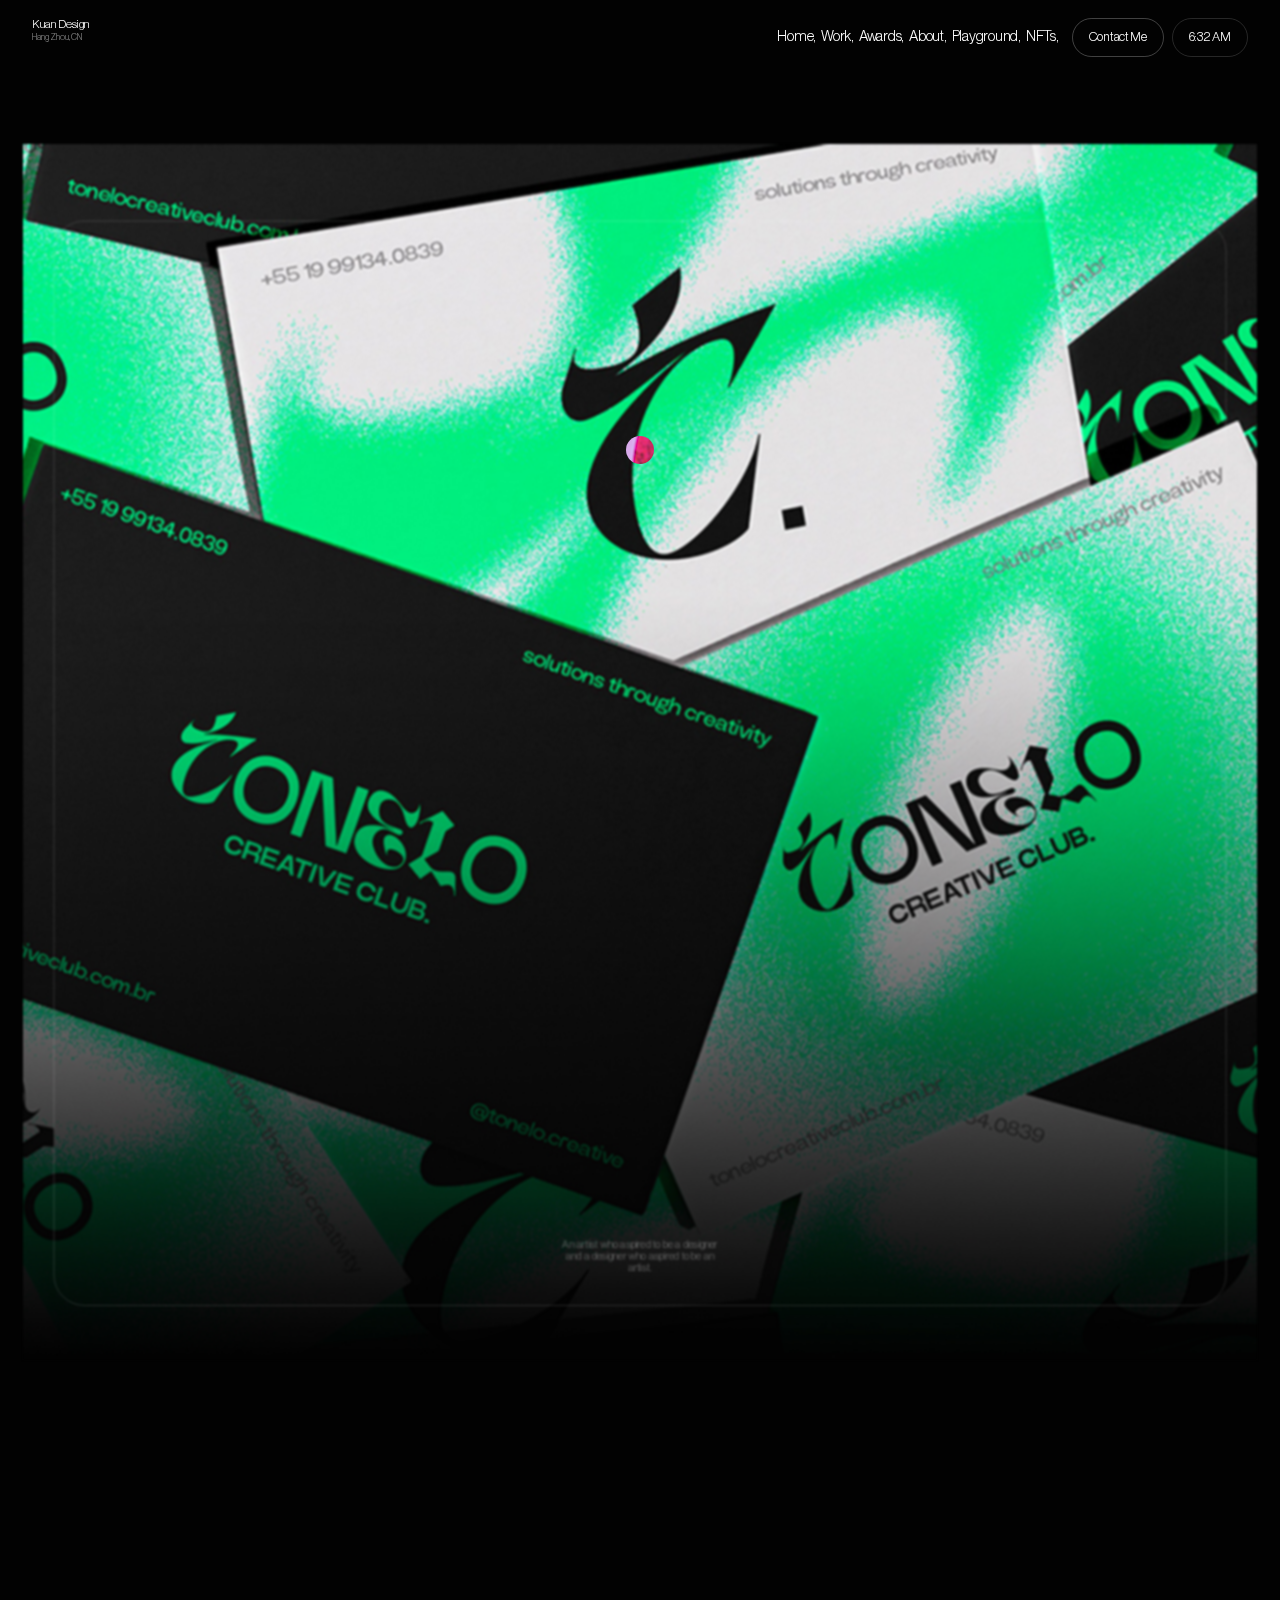
<file: wk-5.html>
<!DOCTYPE html><!-- Last Published: Sun Oct 08 2023 16:05:38 GMT+0000 (Coordinated Universal Time) --><html data-wf-domain="" data-wf-page="630f50033e9b8dff651ffbaf" data-wf-site="630534398d9471ade12fc55f" lang="en"><head><meta charset="utf-8"><title>Kuan Design — Founder &amp; Art Director Lemma.Studio</title><meta content="Portfolio of Kuan Design, award-winning Designer, Founder &amp; Art Director Lemma.Studio. Product &amp; Visual design, Mobile &amp; Web 2/3.0 projects, Branding, Typography and Animations." name="description"><meta content="Kuan Design — Founder &amp; Art Director Lemma.Studio" property="twitter:title"><meta content="Portfolio of Kuan Design, award-winning Designer, Founder &amp; Art Director Lemma.Studio. Product &amp; Visual design, Mobile &amp; Web 2/3.0 projects, Branding, Typography and Animations." property="twitter:description"><meta content="static/picture/64188800a141bdee02995231_about_cover.png" property="twitter:image"><meta content="summary_large_image" name="twitter:card"><meta content="width=device-width, initial-scale=1" name="viewport"><meta content="Xh3WHrLWXyS-XJhpVD51Qtd9Wz9ha3fCUwcvAq6f1-o" name="google-site-verification"><link href="static/css/artemiy-lebedev.webflow.8f33c71df.min.css" rel="stylesheet" type="text/css"><script type="text/javascript">!function(o,c){var n=c.documentElement,t=" w-mod-";n.className+=t+"js",("ontouchstart"in o||o.DocumentTouch&&c instanceof DocumentTouch)&&(n.className+=t+"touch")}(window,document);</script><link href="static/picture/64188563f03626ddae65c253_favicon_small.png" rel="shortcut icon" type="image/x-icon"><link href="static/picture/6418859df03626527965c552_favicon_big.png" rel="apple-touch-icon"><style>
  
::-webkit-scrollbar-button {transition: 0ms !important;width: 0px;height: 0px;}
::-webkit-scrollbar-track {background: transparent;}
::-webkit-scrollbar-thumb {-webkit-border-radius: 0px;border-radius: 0px;background: transparent;opacity:0;}
::-webkit-resizer {width: 0px;height: 0px;}
::-webkit-scrollbar {width: 0px;}
  
.cont-link .ex-text{pointer-events:none}
	#myVideo{
  position: fixed;
  bottom: 0px;
  right: 0px;
  min-width: 100%;
  min-height: 100%;
  width: auto;
  height: auto;
  overflow: hidden;
}

 
</style>
	<script src="static/js/wow.min.js" language="javascript"></script>
	<link rel="stylesheet" href="static/css/animate.min.css">
	<script>
		new WOW().init();
    </script>
	
        <link href='static/css/style-inline.css' rel='stylesheet'>
        <script defer="" src='static/js/350500c38b27615a5c3abcc6b6d87666cd4a5d52.js'></script>
	
</head><body><div class="DD wow fadeInDown" data-wow-duration="2s" data-wow-delay="1s"></div>
	<!--<div class="glass"></div>
	<div class="music2">
		    <div class="musicjz">
                   <div id="cincopa_eb144d">...</div>
			</div>
	 </div>--><video id='myVideo' autoplay>
    <source src='http://beardhouse.com.ua/wp-content/themes/beardhouse/sources/video/video-bg.mp4' type='video/mp4'>
    <source src='http://beardhouse.com.ua/wp-content/themes/beardhouse/sources/video/video-bg.ogg' type='video/webm'/>
</video>


	<div class="cursor"> <span></span> </div>
	
	<div class="progress-bar"></div><div class="fullscreen_menu"><div class="wrapper_menu"><div class="list_links"><a href="index.html" class="mobile_links w-inline-block"><div class="text-block-47">Home</div><div class="text-block-48">01</div></a><a href="work.html" class="mobile_links w-inline-block"><div class="text-block-47">Work</div><div class="text-block-48">02</div></a><a href="awards.html" class="mobile_links w-inline-block"><div class="text-block-47">Awards</div><div class="text-block-48">03</div></a><a href="about.html" aria-current="page" class="mobile_links w-inline-block"><div class="text-block-47">About</div><div class="text-block-48">04</div></a><a href="playground.html" class="mobile_links w-inline-block"><div class="text-block-47">Playground</div><div class="text-block-48">05</div></a><a href="https://opensea.io/collection/dispersion-dreams" target="_blank" class="mobile_links w-inline-block"><div class="text-block-47">NFTs</div><div class="text-block-48">06</div></a><!--<a data-w-id="9430ed3b-3495-70af-e575-3d52b6c43157" href="#" class="mobile_links w-inline-block"><div class="text-block-47">Contact</div><div class="text-block-48">07</div></a>--><a data-w-id="9430ed3b-3495-70af-e575-3d52b6c43157" href="#" class="mobile_links w-inline-block"><div class="text-block-47">Contact Me</div></a></div><div class="email_link"><div class="text-block-50">Enquiries</div><a href="mailto:kuandesign@outlook.com?subject=Enquiries" class="social_mobile first w-inline-block"><div class="text-block-49 email_address">kuandesign@outlook.com</div></a></div><div class="socials_mobile"><a href="https://www.behance.net/Artemiylebedev" target="_blank" class="social_mobile first w-inline-block"><div class="text-block-49">Behance</div></a><a href="https://instagram.com/artlebedev.ui/" target="_blank" class="social_mobile w-inline-block"><div class="text-block-49">Instagram</div></a><a href="http://linkedin.com/in/art-lebedev-design/" target="_blank" class="social_mobile w-inline-block"><div class="text-block-49">LinkedIn</div></a><a href="http://twitter.com/ArtemiuLebedev" target="_blank" class="social_mobile w-inline-block"><div class="text-block-49">Twitter</div></a></div></div></div><div class="header wow fadeInDown" data-wow-duration="2s" data-wow-delay="1.3s" id="topbar" style="position: fixed; top: 18px;"><a data-w-id="eb9f7fb8-9a84-3b95-1828-576fe299e77d" href="index.html" class="logotype w-inline-block"><div class="text-block first-hover">Kuan Design</div><div class="text-block second-hover">multidisciplinary designer</div><div class="text-block-2">Hang Zhou, CN</div></a><div class="header_links"><a href="index.html" class="link_header w-inline-block"><div class="header_link">Home,</div></a><a href="work.html" class="link_header w-inline-block"><div class="header_link">Work,</div></a><a href="awards.html" class="link_header w-inline-block"><div class="header_link">Awards,</div></a><a href="about.html" aria-current="page" class="link_header w-inline-block"><div class="header_link">About,</div></a><a href="playground.html" class="link_header w-inline-block"><div class="header_link">Playground,</div></a><a href="https://opensea.io/collection/dispersion-dreams" target="_blank" class="link_header w-inline-block"><div class="header_link">NFTs,</div></a><!--<a data-w-id="eb9f7fb8-9a84-3b95-1828-576fe299e791" href="#" class="link_header w-inline-block"><div class="header_link">Contact.</div></a>--></div><div class="div-block-198"><a data-w-id="eb9f7fb8-9a84-3b95-1828-576fe299e791" href="#" class="link-block insider-link w-inline-block"><div>Contact Me</div></a></div><div class="div-block-2"><a href="#" class="link-block time w-inline-block"><div data-timezone="America/Los_Angeles" class="location-row"><div class="time-message">Good Day</div><div class="city-time">16<span class="blink">:</span>56 AM</div></div></a></div><div class="mobile_menu"><div class="menu_text">Menu</div><a data-w-id="eb9f7fb8-9a84-3b95-1828-576fe299e7a1" href="#" class="link-block-16 w-inline-block"><div class="top_line"></div><div class="middle_line"></div><div class="bottom_line"></div></a></div></div><div class="contact_window"><div class="wrapper_window"><div class="div-block-161"><div class="text-block-71">Contact Me</div><a data-w-id="edaf289b-d87b-81fc-50b4-4ca7a17662c8" href="#" class="link-block-22 w-inline-block"><img src="static/picture/64174f106c79a87b71b4fc3f_close.svg" loading="lazy" alt="Cross icon. White." class="image-60"></a></div><div class="div-block-160"><div class="div-block-159"><div class="text-block-70">Let&#x27;s build the future together</div></div><div class="form-block contact_window_form w-form"><form id="wf-form-Enquiry-Form-Window" name="wf-form-Enquiry-Form-Window" data-name="Enquiry Form Window" method="get" data-wf-page-id="630f50033e9b8dff651ffbaf" data-wf-element-id="edaf289b-d87b-81fc-50b4-4ca7a17662cf"><div class="text-block-58">Enter your data</div><div class="fields flexbox"><input type="text" class="text-field w-input" maxlength="256" name="Name" data-name="Name" placeholder="Name*" id="Name-Window" required=""><input type="email" class="text-field last w-input" maxlength="256" name="Email" data-name="Email" placeholder="Email Address*" id="Email-Window" required=""></div><div class="fields flexbox"><input type="text" class="text-field w-input" maxlength="256" name="Budget" data-name="Budget" placeholder="Budget Range*" id="Budget-Window" required=""><input type="text" class="text-field last w-input" maxlength="256" name="Website-Link" data-name="Website Link" placeholder="Website Link" id="Website-Link-Window"></div><div class="fields flexbox"><input type="text" class="text-field full w-input" maxlength="256" name="Project-Details" data-name="Project Details" placeholder="Project Details" id="Project-Details-Window"></div><input type="submit" value="Send Message" data-wait="Please wait..." class="submit-button w-button"><div class="div-block-163"><div class="text-block-72">By filling out this form you agree to <a href="privacy-policy.html" target="_blank" class="privacy_link"><span class="text-span-6">Privacy Policy.</span></a></div></div><div class="or_div"><div class="text-block-74">or</div></div><div class="div-block-185"><a data-w-id="edaf289b-d87b-81fc-50b4-4ca7a17662e4" href="mailto:kuandesign@outlook.com?subject=Project%20Enquiry" class="email_link_window w-inline-block"><div class="div-block-162"><img alt="Curved arrow, white, flooded color." loading="lazy" src="static/picture/64162fb7826a4214b6e53110_arrow_left.svg"></div><div class="text-block-73">kuandesign@outlook.com</div></a></div></form>
	<div class="success-message w-form-done"><div class="text-block-62">Thank you! Your submission has been received!</div></div><div class="error-message w-form-fail"><div class="text-block-64">Oops! Something went wrong while submitting the form.</div></div></div></div></div></div>
	<div id="lenis" data-w-id="7d646c65-5d9e-1312-daa8-67b5749d21ab" style="-webkit-transform:translate3d(0, 0, 0) scale3d(0.7, 0.7, 1) rotateX(0) rotateY(0) rotateZ(0) skew(0, 0);-moz-transform:translate3d(0, 0, 0) scale3d(0.7, 0.7, 1) rotateX(0) rotateY(0) rotateZ(0) skew(0, 0);-ms-transform:translate3d(0, 0, 0) scale3d(0.7, 0.7, 1) rotateX(0) rotateY(0) rotateZ(0) skew(0, 0);transform:translate3d(0, 0, 0) scale3d(0.7, 0.7, 1) rotateX(0) rotateY(0) rotateZ(0) skew(0, 0);filter:blur(7px)" class="main">
	
	<div><div class="about"><div class="profile_imgD"><div class="hero_section"><div class="wrapper hero-wrapper"><div class="border_big about_border"><div class="wrapper_inside_border"><div class="caption_small"><div class="services"><!--<div class="text-block-5"><span class="text-span">(</span> about<span class="text-span-2">)</span></div>--></div></div><div class="hero_heading about_h1"><!--<h1 class="h1">Hi, I&#x27;m Kuan</h1>--></div><div class="flexbox bottom"><div class="wrapper_captions"><div class="text-block-81">An artist who aspired to be a designer <br>and a designer who aspired to be an artist.</div></div></div></div></div></div></div></div></div></div><div>
	
	<div class="short_about wow slideInUp"><div class="wrapper"><div class="div-block-176"><div class="indent_txt about_indent">My aim is to integrate <span class="text-span-13">aesthetics,</span> <span class="text-span-14">functionality,</span> and <span class="diff_color">significance</span> into a cohesive unit. This enables to uncover the deeper layers of design and communicate emotions through visual elements.</div></div><div class="short_box"><div class="flexbox columns_about"><div class="column_ab"><div class="flexbox middle_align"><div class="div-block-175"><img src="static/picture/64162fb7826a4214b6e53110_arrow_left.svg" loading="lazy" alt="Curved arrow, white, flooded color." class="arrow"></div><div class="text-block-79">Based in Los Angeles, CA, USA</div><div class="div-block-175 right"><img src="static/picture/6419bdabd305bd25aa938558_arrow_right.svg" loading="lazy" alt="Curved arrow, white, flooded color." class="arrow"></div></div></div><div class="column_ab"><div class="flexbox middle_align"><div class="div-block-175"><img src="static/picture/64162fb7826a4214b6e53110_arrow_left.svg" loading="lazy" alt="Curved arrow, white, flooded color."></div><div class="text-block-79">Awwwards Judge since 2021</div><div class="div-block-175 right"><img src="static/picture/6419bdabd305bd25aa938558_arrow_right.svg" loading="lazy" alt="Curved arrow, white, flooded color."></div></div></div><div class="column_ab last"><div class="flexbox middle_align"><div class="div-block-175"><img src="static/picture/64162fb7826a4214b6e53110_arrow_left.svg" loading="lazy" alt="Curved arrow, white, flooded color."></div><div class="text-block-79">Founder of Le:mma.Studio</div><div class="div-block-175 right"><img src="static/picture/6419bdabd305bd25aa938558_arrow_right.svg" loading="lazy" alt="Curved arrow, white, flooded color."></div></div></div></div></div></div></div>
	
	<!--</div><div><div class="div-block-184"><div class="clients_awards"><div class="wrapper"><div class="div-block-182"><div class="text-block-80">Awards</div></div><div class="clients_grid"><div class="div-block-179"><div class="div-block-178"><div class="div-block-183"><img src="static/picture/64162fb7826a4214b6e53110_arrow_left.svg" loading="lazy" alt="Curved arrow, white, flooded color."></div><div class="clients">Awwwards (x20)</div></div><div class="div-block-178"><div class="div-block-183"><img src="static/picture/64162fb7826a4214b6e53110_arrow_left.svg" loading="lazy" alt="Curved arrow, white, flooded color."></div><div class="clients">CSS Design Awards (x29)</div></div><div class="div-block-178"><div class="div-block-183"><img src="static/picture/64162fb7826a4214b6e53110_arrow_left.svg" loading="lazy" alt="Curved arrow, white, flooded color."></div><div class="clients">Orpetron WDA (x16)</div></div><div class="div-block-178"><div class="div-block-183"><img src="static/picture/64162fb7826a4214b6e53110_arrow_left.svg" loading="lazy" alt="Curved arrow, white, flooded color."></div><div class="clients">Behance (x12)</div></div><div class="div-block-178"><div class="div-block-183"><img src="static/picture/64162fb7826a4214b6e53110_arrow_left.svg" loading="lazy" alt="Curved arrow, white, flooded color."></div><div class="clients">Others (x52)</div></div></div></div></div></div><div class="clients_awards"><div class="wrapper"><div class="div-block-182"><div class="text-block-80">Among Clients</div></div><div class="clients_grid"><div class="div-block-179"><div class="div-block-178"><div class="div-block-183"><img src="static/picture/64162fb7826a4214b6e53110_arrow_left.svg" loading="lazy" alt="Curved arrow, white, flooded color."></div><div class="clients">Oscar Akermo</div></div><div class="div-block-178"><div class="div-block-183"><img src="static/picture/64162fb7826a4214b6e53110_arrow_left.svg" loading="lazy" alt="Curved arrow, white, flooded color."></div><div class="clients">Jonah Bolden</div></div><div class="div-block-178"><div class="div-block-183"><img src="static/picture/64162fb7826a4214b6e53110_arrow_left.svg" loading="lazy" alt="Curved arrow, white, flooded color."></div><div class="clients">Matthew Adekponya</div></div><div class="div-block-178"><div class="div-block-183"><img src="static/picture/64162fb7826a4214b6e53110_arrow_left.svg" loading="lazy" alt="Curved arrow, white, flooded color."></div><div class="clients">Dmitry Troshin</div></div><div class="div-block-178"><div class="div-block-183"><img src="static/picture/64162fb7826a4214b6e53110_arrow_left.svg" loading="lazy" alt="Curved arrow, white, flooded color."></div><div class="clients">Dallas Hart</div></div><div class="div-block-178"><div class="div-block-183"><img src="static/picture/64162fb7826a4214b6e53110_arrow_left.svg" loading="lazy" alt="Curved arrow, white, flooded color."></div><div class="clients">Emily Ruhl</div></div><div class="div-block-178"><div class="div-block-183"><img src="static/picture/64162fb7826a4214b6e53110_arrow_left.svg" loading="lazy" alt="Curved arrow, white, flooded color."></div><div class="clients">Kryder</div></div><div class="div-block-178 last"><div class="div-block-183 last_arrow"><img src="static/picture/64162fb7826a4214b6e53110_arrow_left.svg" loading="lazy" alt="Curved arrow, white, flooded color."></div><div class="clients">And other amazing people</div><div class="div-block-183 last_arrow"><img src="static/picture/6419bdabd305bd25aa938558_arrow_right.svg" loading="lazy" alt="Curved arrow, white, flooded color."></div></div></div></div></div></div></div></div>-->
	
	
	<div class="work1">
		<div class="jz">
			<img class="wow slideInUp" src="static/image/D-1.jpg" alt="" width="100%">
			<img class="wow slideInUp" src="static/image/D-2.jpg" alt="" width="100%">
			<img class="wow slideInUp" src="static/image/D-3.jpg" alt="" width="100%">
			<img class="wow slideInUp" src="static/image/D-4.jpg" alt="" width="100%">
			<img class="wow slideInUp" src="static/image/D-5.jpg" alt="" width="100%">
			<img class="wow slideInUp" src="static/image/D-6.jpg" alt="" width="100%">
			<img class="wow slideInUp" src="static/image/D-7.jpg" alt="" width="100%">
			<img class="wow slideInUp" src="static/image/D-8.jpg" alt="" width="100%">
			<img class="wow slideInUp" src="static/image/D-9.jpg" alt="" width="100%">
			<img class="wow slideInUp" src="static/image/D-10.jpg" alt="" width="100%">
			<img class="wow slideInUp" src="static/image/D-11.jpg" alt="" width="100%">
			<img class="wow slideInUp" src="static/image/D-12.jpg" alt="" width="100%">
		</div>
	</div>
	<div class="wow slideInUp">
	<a href="wk-5.html">
	   <div><div class="about"><div class="profile_imgE wow pulse" data-wow-duration="3s" data-wow-delay="3s"><div class="hero_section"><div class="wrapper hero-wrapper"><div class="border_big about_border"><div class="wrapper_inside_border"><div class="caption_small"><div class="services"><!--<div class="text-block-5"><span class="text-span">(</span> about<span class="text-span-2">)</span></div>--></div></div><div class="hero_heading about_h1"><!--<h1 class="h1">Hi, I&#x27;m Kuan</h1>--></div><div class="flexbox bottom"><div class="wrapper_captions"><div class="XXY wow fadeInDown" data-wow-duration="2s" data-wow-delay="1s">Next Page</div><!--An artist who aspired to be a designer <br>and a designer who aspired to be an artist.--></div></div></div></div></div></div></div></div></div>
	 </a>
	</div>
	<!--<div><div class="footer_main">
		<!--
		<div class="wrapper"><div class="flexbox top_align"><div class="left_side flexbox"><div class="flex_line"><a href="https://instagram.com/artlebedev.ui/" target="_blank" class="social_block w-inline-block"><div class="social_icon"><img src="static/picture/6416336844e6f159d647bb05_instagram.png" loading="lazy" alt="Instagram Icon, filled, white color" class="image-55"></div><div class="social_name"><div class="flexbox center_align"><div class="div-block-143"><img src="static/picture/64162fb7826a4214b6e53110_arrow_left.svg" loading="lazy" alt="Curved arrow, white, flooded color." class="image-56"></div><div class="text-block-56">Instagram</div></div></div></a><a href="https://www.behance.net/Artemiylebedev" target="_blank" class="social_block second w-inline-block"><div class="social_icon"><img src="static/picture/6416336904ae8a79e8b5e0a1_Behance.png" loading="lazy" alt="Behance icon, filled, white color" class="image-55"></div><div class="social_name"><div class="flexbox center_align"><div class="div-block-143"><img src="static/picture/64162fb7826a4214b6e53110_arrow_left.svg" loading="lazy" alt="Curved arrow, white, flooded color." class="image-56"></div><div class="text-block-56">Behance</div></div></div></a></div><div class="flex_line second"><a href="http://twitter.com/ArtemiuLebedev" target="_blank" class="social_block w-inline-block"><div class="social_icon"><img src="static/picture/6416336944e6f15b1947bb18_twitter.png" loading="lazy" alt="Twitter icon, filled, white color" class="image-55"></div><div class="social_name"><div class="flexbox center_align"><div class="div-block-143"><img src="static/picture/64162fb7826a4214b6e53110_arrow_left.svg" loading="lazy" alt="Curved arrow, white, flooded color." class="image-56"></div><div class="text-block-56">Twitter</div></div></div></a><a href="http://linkedin.com/in/art-lebedev-design/" target="_blank" class="social_block second w-inline-block"><div class="social_icon"><img src="static/picture/6416336804ae8a0339b5e0a0_LinkedIn.png" loading="lazy" alt="LinkedIn icon, filled, white color" class="image-55"></div><div class="social_name"><div class="flexbox center_align"><div class="div-block-143"><img src="static/picture/64162fb7826a4214b6e53110_arrow_left.svg" loading="lazy" alt="Curved arrow, white, flooded color." class="image-56"></div><div class="text-block-56">LinkedIn</div></div></div></a></div></div><div class="right_side flexbox"><div class="border_right_side"><div class="right_side_wrapper"><div class="title_footer_form"><div class="text-block-57">If you have a general or project enquiry, please drop me an email or fill the form — available now.</div></div><div class="div-block-145"><div class="text-block-58">Email</div><a data-w-id="fe7529a0-0859-ae73-ea92-79c484ad2cdb" href="mailto:hello@kuandesign@outlook.com?subject=Project%20Enquiry" class="link-block-19 w-inline-block"><div class="div-block-146"><img src="static/picture/64162fb7826a4214b6e53110_arrow_left.svg" loading="lazy" alt="Curved arrow, white, flooded color." class="image-57"></div><div class="text-block-59">hello@kuandesign@outlook.com</div></a></div>
	
	<!--<div class="form-block w-form"><form id="wf-form-Enquiry-Form-Footer" name="wf-form-Enquiry-Form-Footer" data-name="Enquiry Form Footer" method="get" data-wf-page-id="630f50033e9b8dff651ffbaf" data-wf-element-id="fe7529a0-0859-ae73-ea92-79c484ad2ce1"><div class="text-block-58">Enter your date</div><div class="fields flexbox"><input type="text" class="text-field w-input" maxlength="256" name="Name" data-name="Name" placeholder="Name*" id="Name-2" required=""><input type="email" class="text-field last w-input" maxlength="256" name="Email" data-name="Email" placeholder="Email Address*" id="Email-footer" required=""></div><div class="fields flexbox"><input type="text" class="text-field w-input" maxlength="256" name="Budget" data-name="Budget" placeholder="Budget Range*" id="Budget-footer" required=""><input type="text" class="text-field last w-input" maxlength="256" name="Website-Link" data-name="Website Link" placeholder="Website Link" id="Website-Link-footer"></div><div class="fields flexbox"><input type="text" class="text-field full w-input" maxlength="256" name="Project-Details" data-name="Project Details" placeholder="Project Details" id="Project-Details-Footer"></div><input type="submit" value="Send Message" data-wait="Please wait..." class="submit-button w-button"></form><div class="success-message w-form-done"><div class="text-block-62">Thank you! Your submission has been received!</div></div><div class="error-message w-form-fail"><div class="text-block-64">Oops! Something went wrong while submitting the form.</div></div></div>--><!--
		
	</div></div></div></div><div class="div-block-147"><div class="text-block-60">Artemii Lebedev. All Rights Reserved.</div><div class="text-block-60 right_date">©2023</div></div></div></div></div></div>--><div class="cursor_embed w-embed w-script">

</div>
	<!--
	<div class="Portfolio-glass"> 
	</div>
	<div class="modes">
	<div class="wrapper_sticky">
		<a data-w-id="b7db25e2-bc1a-8ac6-3eea-b78e68f568aa" href="#" class="link-block-23 w-inline-block">
			<div class="div-block-172">
				<div class="text_sticky basic_mode Portfolio">Open Portfolio</div>
		        <div class="text_sticky alt_mode">Close portfolio</div>
			</div>
		</a>
	</div>
</div>-->	
	
   <div class="timezone_code w-embed w-script"><script>

const OPEN_MESSAGE = "Good day";
const EVENING_MESSAGE = "Good evening";
const NIGHT_MESSAGE = "Goodnight";
const EARLY_MESSAGE = "It's Early";

const OPENING_HOUR = 9;
const CLOSING_HOUR = 17;

// return date in selected timezone
const dateInTimezone = (date, timeZone) => {
  if (typeof date === "string") {
    return new Date(
      new Date(date).toLocaleString("en-US", {
        timeZone
      })
    );
  }

  return new Date(
    date.toLocaleString("en-US", {
      timeZone
    })
  );
};

const formatAMPM = (date) => {
  // return in 12 hour format
  let hours = date.getHours();
  let minutes = date.getMinutes();
  let ampm = hours >= 12 ? "PM" : "AM";
  hours = hours % 12;
  hours = hours ? hours : 12; // the hour '0' should be '12'
  minutes = minutes < 10 ? "0" + minutes : minutes;
  let timeString = `${hours}<span class="blink">:</span>${minutes} ${ampm}`;
  return timeString;
};

// return message based on current city time
const timeBasedMessage = (time) => {
  // if current time coincides with opening
  if (time >= OPENING_HOUR && time < CLOSING_HOUR) {
    return OPEN_MESSAGE;
  } // time is between closing and night
  else if (time >= CLOSING_HOUR && time < 21) {
    return EVENING_MESSAGE;
  } // time is between night and opening
  else if (time >= 21 && time < 24) {
    return NIGHT_MESSAGE;
  } else if (time < OPENING_HOUR) {
    return EARLY_MESSAGE;
  } else {
    return "";
  }
};

// find time and message holders then add content
const addTimeAndMessage = () => {
  // add times
  let timeHolders = document.querySelectorAll("[data-timezone]");

  [...timeHolders].forEach((holder) => {
    let timeInCity = dateInTimezone(new Date(), holder.dataset.timezone);
    let message = timeBasedMessage(
      dateInTimezone(new Date(), holder.dataset.timezone).getHours()
    );
    holder.getElementsByClassName("time-message")[0].innerText = message;
    holder.getElementsByClassName("city-time")[0].innerHTML = formatAMPM(
      timeInCity
    );
    changeColor(message, holder);
  });
};

function changeColor(message, holder) {
  let circle = holder.getElementsByClassName("time-based-circle")[0];
  holder.classList.remove("open", "closed", "evening");
  circle.classList.remove("open", "closed", "evening");
  if (message === OPEN_MESSAGE) {
    holder.classList.add("open");
    holder.getElementsByClassName("time-based-circle")[0].classList.add("open");
  } else if (message === EVENING_MESSAGE) {
    holder.classList.add("closed");
    circle.classList.add("evening");
  } else {
    holder.classList.add("closed");
    circle.classList.add("closed");
  }
}

document.addEventListener("DOMContentLoaded", () => {
  addTimeAndMessage();
  setInterval(addTimeAndMessage, 60 * 1000); // refresh every 60 seconds
});

</script></div><div class="blinking_css w-embed"><style>

.music2{background: #282828; width: 100%;height: 85px;position: relative;right: 0;position:fixed;bottom: 0;justify-content:center;align-items:center;display:flex;padding-bottom: 0px;z-index: 9900;opacity: 0.65;}
.musicjz{margin: 0 auto;position: relative; width: 93%;height: 65px;padding-bottom: 0px;border-radius: 4px 4px 26px 26px;border:1px solid #3a3a3a; }
.glass{;width: 100%;height: 85px; position: absolute;bottom:0;margin: 0 auto;f;position:fixed;bottom: 0;z-index: 9000; 
-webkit-backdrop-filter:blur(15px);
backdrop-filter:blur(15px);background-color:rgba(0,0,0,0);overflow:hidden;}
.fullscreen_menu{-o-backdrop-filter:blur(15px);-ms-backdrop-filter:blur(15px);-moz-backdrop-filter:blur(15px);-webkit-backdrop-filter:blur(15px);backdrop-filter:blur(15px);background-color:rgba(2,2,2,.55);}
.Portfolio-glass{opacity: 1;width: 100%;height:100%; position: absolute;bottom:0;margin: 0 auto;f;position:fixed;bottom: 0;z-index: 98; 
-webkit-backdrop-filter:blur(15px);
backdrop-filter:blur(15px);background-color:rgba(2,2,2,.55);;overflow:hidden;}	

html, body{
    /* 禁用回弹效果 */
    overscroll-behavior: none;
    /* 防止部分浏览器默认拖拽行为 */
    -webkit-user-drag: none;user-select: none;
    /* 禁用回弹效果 */
    overscroll-behavior: none;
    /* 防止部分浏览器默认拖拽行为 */
    -webkit-user-drag: none;
    /* 防止文本选择 */
    -webkit-touch-callout: none;
    /* 禁止长按链接弹出菜单 */
    -webkit-user-select: none;
    /* webkit浏览器 */
    -khtml-user-select: none;
}
 		
.blink {
  animation: blinker 1.1s ease infinite;
}

@keyframes blinker {
  50% {
    opacity: 0;
  }
}
	
</style></div><script src="static/js/jquery-3.5.1.min.dc5e7f18c8.js" type="text/javascript"></script><script src="static/js/webflow.c6a15f939.js" type="text/javascript"></script><script src="static/js/lenis.js"></script>
<script type="text/javascript">
var cpo = []; cpo["_object"] ="cincopa_eb144d"; cpo["_fid"] = "AUJAPEP7rAYf";
var _cpmp = _cpmp || []; _cpmp.push(cpo);
(function() { var cp = document.createElement("script"); cp.type = "text/javascript";
cp.async = true; cp.src = "https://rtcdn.cincopa.com/libasync.js";
var c = document.getElementsByTagName("script")[0];
c.parentNode.insertBefore(cp, c); })(); </script>

<script>
const lenis = new Lenis({
  duration: 1.2,
  easing: (t) => Math.min(1, 1.001 - Math.pow(2, -10 * t)), // https://www.desmos.com/calculator/brs54l4xou
  direction: 'vertical', // vertical, horizontal
  gestureDirection: 'vertical', // vertical, horizontal, both
  smooth: true,
  mouseMultiplier: 1,
  smoothTouch: false,
  touchMultiplier: 2,
  infinite: false,
})

//get scroll value
lenis.on('scroll', ({ scroll, limit, velocity, direction, progress }) => {
  console.log({ scroll, limit, velocity, direction, progress })
})

function raf(time) {
  lenis.raf(time)
  requestAnimationFrame(raf)
}

requestAnimationFrame(raf)
</script>
	<script>$(function() {
    var prevScroll = 0,
        curDir = 'down',
        prevDir = 'up';

    $(window).scroll(function() {
        if ($(this).scrollTop() >= prevScroll) {
            curDir = 'down';
            if (curDir != prevDir) {
                $('.header').stop();
                $('.header').animate({
                    top: '-102px'
                }, 300);
                prevDir = curDir;
            }
        } else {
            curDir = 'up';
            if (curDir != prevDir) {
                $('.header').stop();
                $('.header').animate({
                    top: '18px'
                }, 300);
                prevDir = curDir;
            }
        }
        prevScroll = $(this).scrollTop();
    });
})</script>
	<script>$(function() {
    var prevScroll = 0,
        curDir = 'down',
        prevDir = 'up';

    $(window).scroll(function() {
        if ($(this).scrollTop() >= prevScroll) {
            curDir = 'down';
            if (curDir != prevDir) {
                $('.DD').stop();
                $('.DD').animate({
                    top: '-120px'
                }, 300);
                prevDir = curDir;
            }
        } else {
            curDir = 'up';
            if (curDir != prevDir) {
                $('.DD').stop();
                $('.DD').animate({
                    top: '0px'
                }, 300);
                prevDir = curDir;
            }
        }
        prevScroll = $(this).scrollTop();
    });
})</script>
</div>
	</body></html>
</file>
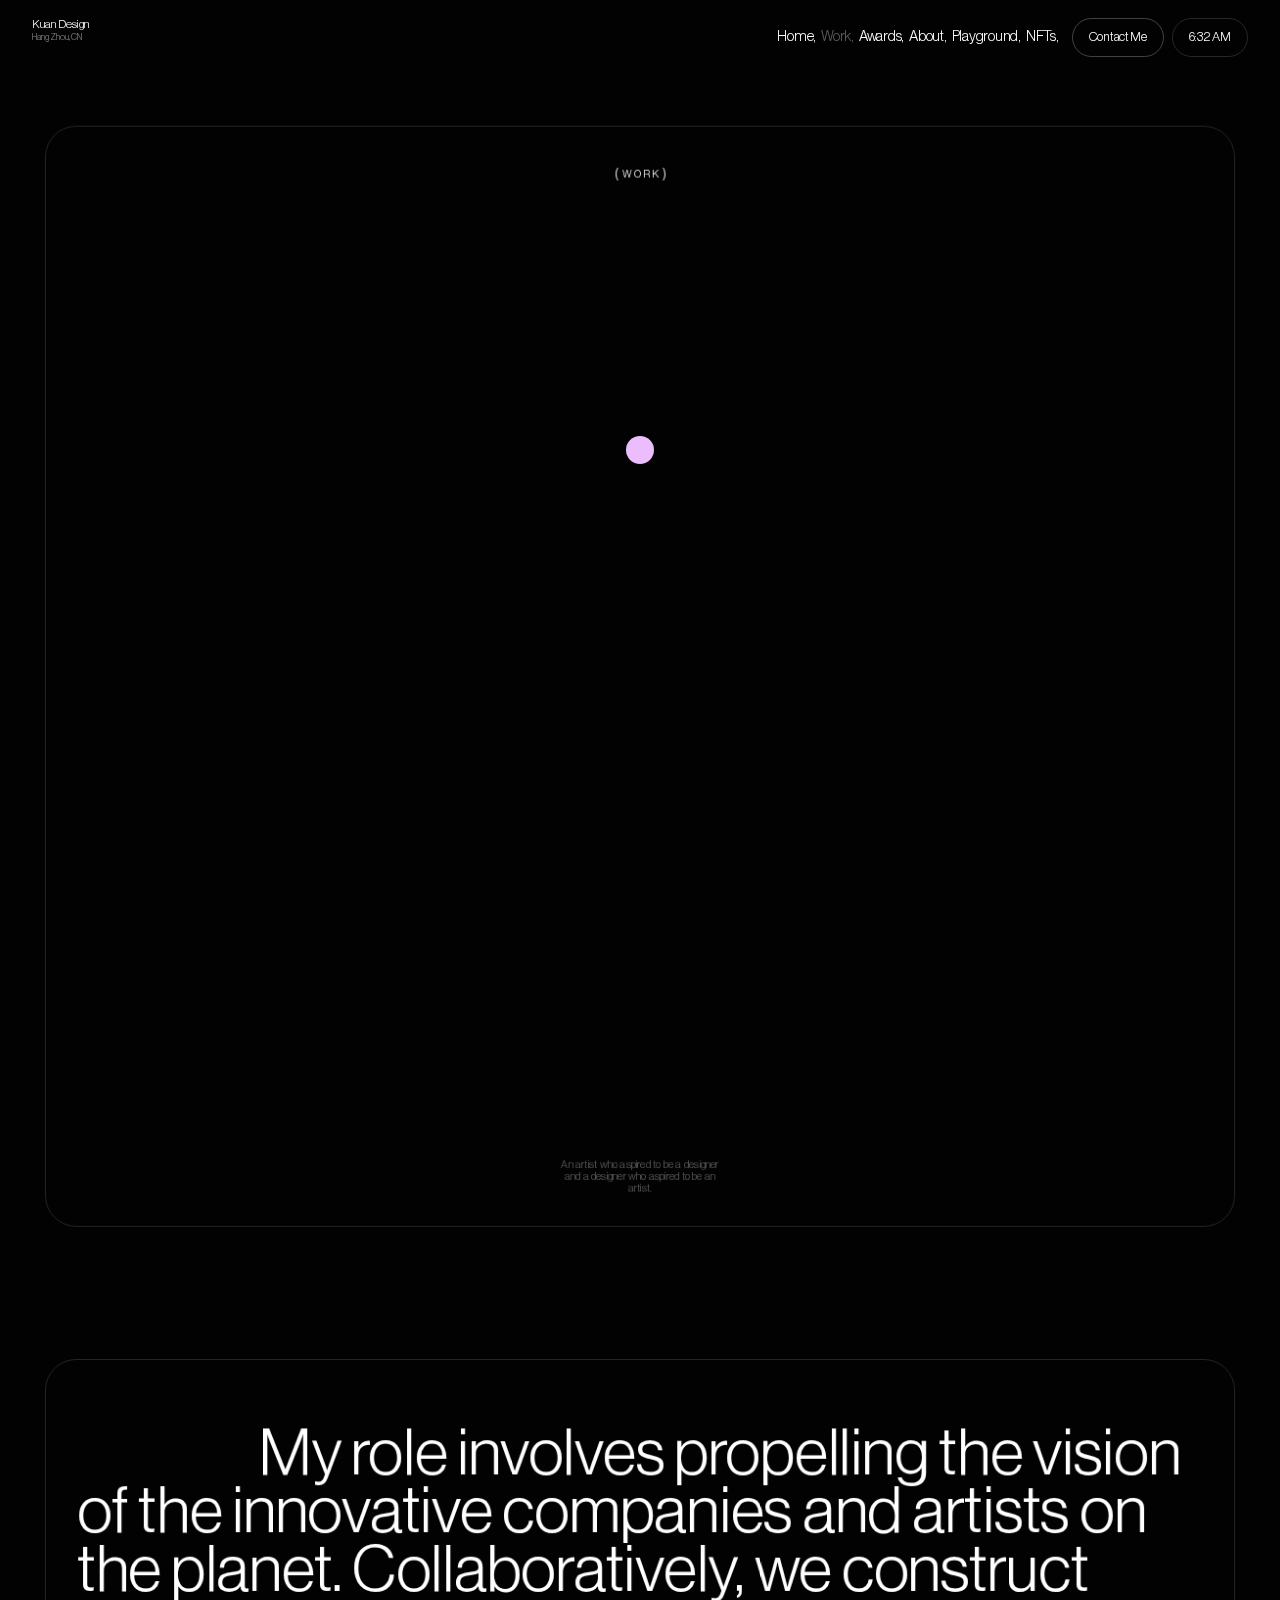
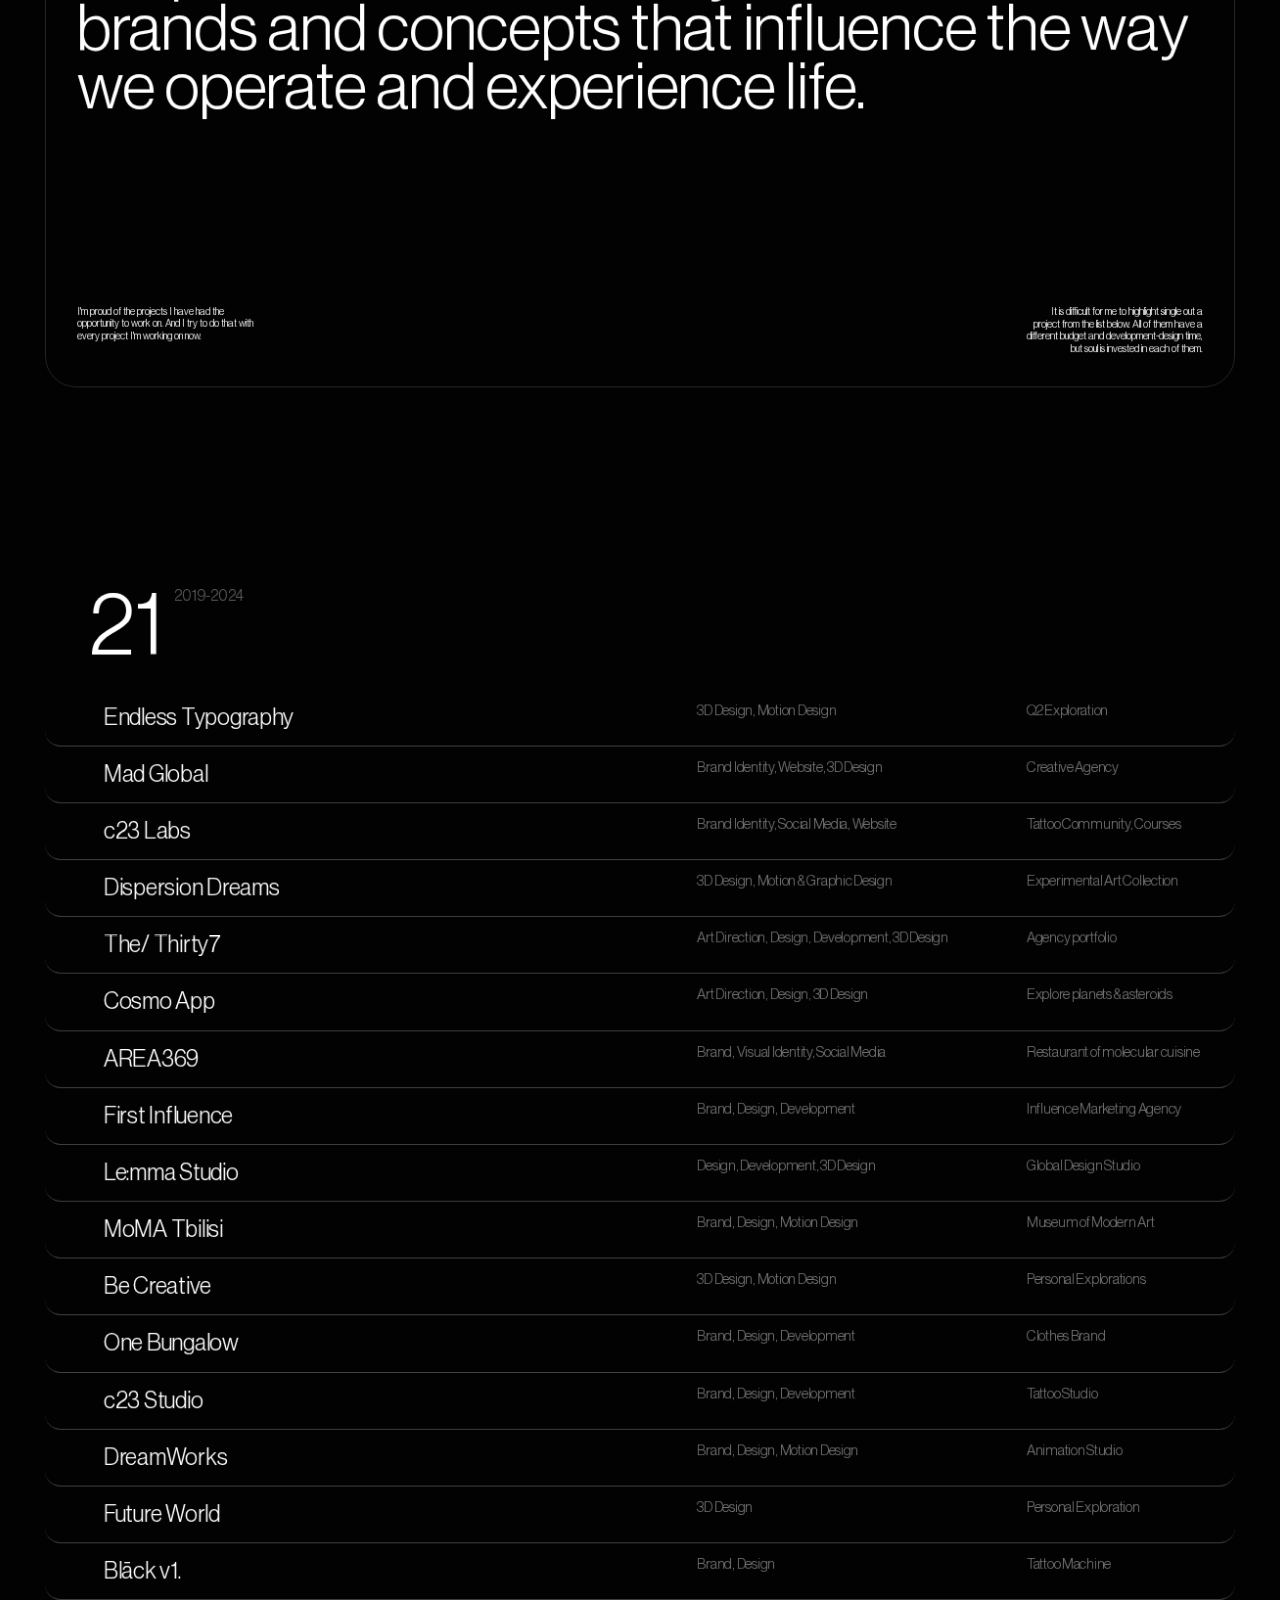
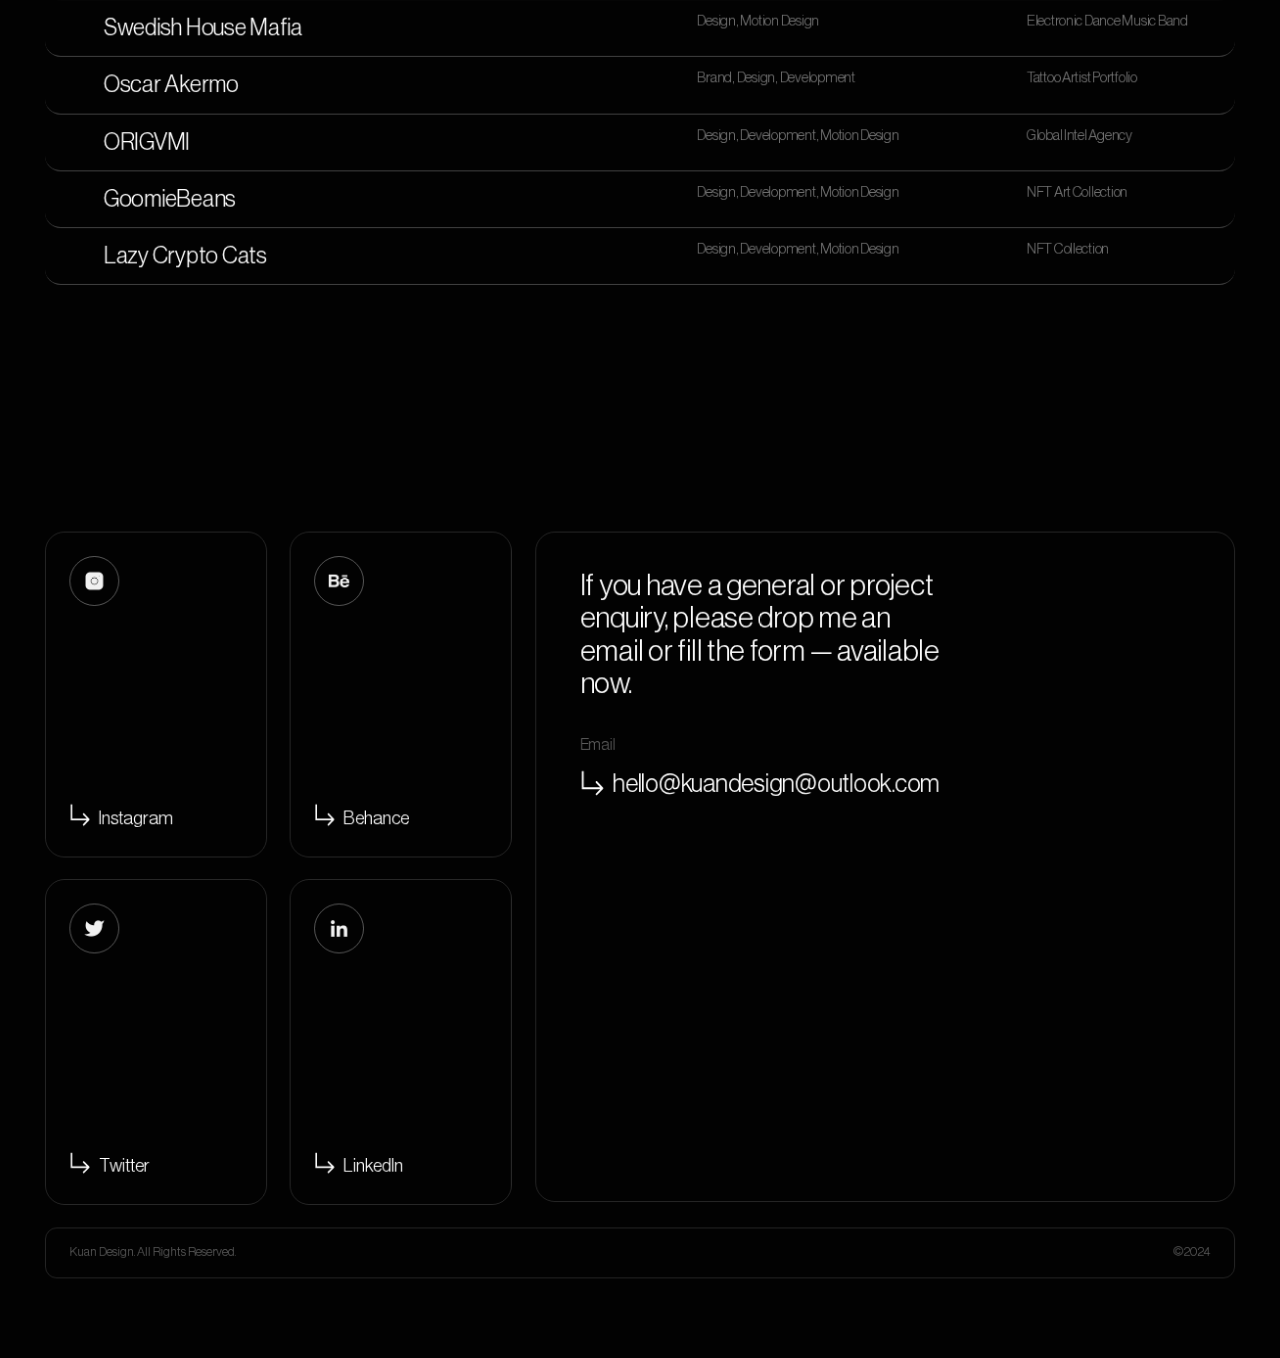
<file: work.html>
<!DOCTYPE html><!-- Last Published: Sun Oct 08 2023 16:05:38 GMT+0000 (Coordinated Universal Time) --><html data-wf-domain="" data-wf-page="6416641f9f12e01f09e2ce4e" data-wf-site="630534398d9471ade12fc55f" lang="en"><head><meta charset="utf-8"><title>Kuan Design — Work</title><meta content="Portfolio of Kuan Design, award-winning Designer, Founder &amp; Art Director Lemma.Studio. Product &amp; Visual design, Mobile &amp; Web 2/3.0 projects, Branding, Typography and Animations." name="description"><meta content="Kuan Design — Work" property="twitter:title"><meta content="Portfolio of Kuan Design, award-winning Designer, Founder &amp; Art Director Lemma.Studio. Product &amp; Visual design, Mobile &amp; Web 2/3.0 projects, Branding, Typography and Animations." property="twitter:description"><meta content="static/picture/6418878643297f77c444cdea_artemii_lebedev_cover.png" property="twitter:image"><meta content="summary_large_image" name="twitter:card"><meta content="width=device-width, initial-scale=1" name="viewport"><meta content="Xh3WHrLWXyS-XJhpVD51Qtd9Wz9ha3fCUwcvAq6f1-o" name="google-site-verification"><link href="static/css/artemiy-lebedev.webflow.8f33c71df.min.css" rel="stylesheet" type="text/css"><style>@media (min-width:992px) {html.w-mod-js:not(.w-mod-ix) [data-w-id="43fd872f-d2ed-4640-462b-56be28b20925"] {opacity:0;}html.w-mod-js:not(.w-mod-ix) [data-w-id="9b9bece9-8cc5-fd4d-c27b-311a7285d89b"] {color:rgb(255,255,255);background-color:rgba(0,0,0,0);}html.w-mod-js:not(.w-mod-ix) [data-w-id="7adab276-4d84-21c5-56c0-313e8d7eade8"] {opacity:1;}html.w-mod-js:not(.w-mod-ix) [data-w-id="ffa0593f-b4af-2d4c-e820-c495ae3b8d1f"] {opacity:0.45;}html.w-mod-js:not(.w-mod-ix) [data-w-id="bc070ee8-6951-9c58-70c6-9a5678ebaa05"] {opacity:0;-webkit-transform:translate3d(-12px, 0, 0) scale3d(1, 1, 1) rotateX(0) rotateY(0) rotateZ(0) skew(0, 0);-moz-transform:translate3d(-12px, 0, 0) scale3d(1, 1, 1) rotateX(0) rotateY(0) rotateZ(0) skew(0, 0);-ms-transform:translate3d(-12px, 0, 0) scale3d(1, 1, 1) rotateX(0) rotateY(0) rotateZ(0) skew(0, 0);transform:translate3d(-12px, 0, 0) scale3d(1, 1, 1) rotateX(0) rotateY(0) rotateZ(0) skew(0, 0);filter: invert(0%);}html.w-mod-js:not(.w-mod-ix) [data-w-id="e60e14f1-8a56-7bfd-101d-0329ee4b457f"] {-webkit-transform:translate3d(0, 0, 0) scale3d(0.7, 0.7, 1) rotateX(0) rotateY(0) rotateZ(0) skew(0, 0);-moz-transform:translate3d(0, 0, 0) scale3d(0.7, 0.7, 1) rotateX(0) rotateY(0) rotateZ(0) skew(0, 0);-ms-transform:translate3d(0, 0, 0) scale3d(0.7, 0.7, 1) rotateX(0) rotateY(0) rotateZ(0) skew(0, 0);transform:translate3d(0, 0, 0) scale3d(0.7, 0.7, 1) rotateX(0) rotateY(0) rotateZ(0) skew(0, 0);filter: blur(7px);}}@media (max-width:991px) and (min-width:768px) {html.w-mod-js:not(.w-mod-ix) [data-w-id="e60e14f1-8a56-7bfd-101d-0329ee4b457f"] {-webkit-transform:translate3d(0, 0, 0) scale3d(0.9, 0.9, 1) rotateX(0) rotateY(0) rotateZ(0) skew(0, 0);-moz-transform:translate3d(0, 0, 0) scale3d(0.9, 0.9, 1) rotateX(0) rotateY(0) rotateZ(0) skew(0, 0);-ms-transform:translate3d(0, 0, 0) scale3d(0.9, 0.9, 1) rotateX(0) rotateY(0) rotateZ(0) skew(0, 0);transform:translate3d(0, 0, 0) scale3d(0.9, 0.9, 1) rotateX(0) rotateY(0) rotateZ(0) skew(0, 0);filter: blur(7px);}}@media (max-width:767px) and (min-width:480px) {html.w-mod-js:not(.w-mod-ix) [data-w-id="e60e14f1-8a56-7bfd-101d-0329ee4b457f"] {-webkit-transform:translate3d(0, 0, 0) scale3d(0.9, 0.9, 1) rotateX(0) rotateY(0) rotateZ(0) skew(0, 0);-moz-transform:translate3d(0, 0, 0) scale3d(0.9, 0.9, 1) rotateX(0) rotateY(0) rotateZ(0) skew(0, 0);-ms-transform:translate3d(0, 0, 0) scale3d(0.9, 0.9, 1) rotateX(0) rotateY(0) rotateZ(0) skew(0, 0);transform:translate3d(0, 0, 0) scale3d(0.9, 0.9, 1) rotateX(0) rotateY(0) rotateZ(0) skew(0, 0);filter: blur(7px);}}@media (max-width:479px) {html.w-mod-js:not(.w-mod-ix) [data-w-id="e60e14f1-8a56-7bfd-101d-0329ee4b457f"] {-webkit-transform:translate3d(0, 0, 0) scale3d(0.9, 0.9, 1) rotateX(0) rotateY(0) rotateZ(0) skew(0, 0);-moz-transform:translate3d(0, 0, 0) scale3d(0.9, 0.9, 1) rotateX(0) rotateY(0) rotateZ(0) skew(0, 0);-ms-transform:translate3d(0, 0, 0) scale3d(0.9, 0.9, 1) rotateX(0) rotateY(0) rotateZ(0) skew(0, 0);transform:translate3d(0, 0, 0) scale3d(0.9, 0.9, 1) rotateX(0) rotateY(0) rotateZ(0) skew(0, 0);filter: blur(7px);}}</style><script type="text/javascript">!function(o,c){var n=c.documentElement,t=" w-mod-";n.className+=t+"js",("ontouchstart"in o||o.DocumentTouch&&c instanceof DocumentTouch)&&(n.className+=t+"touch")}(window,document);</script><link href="static/picture/64188563f03626ddae65c253_favicon_small.png" rel="shortcut icon" type="image/x-icon"><link href="static/picture/6418859df03626527965c552_favicon_big.png" rel="apple-touch-icon"><style>
  
::-webkit-scrollbar-button {transition: 0ms !important;width: 0px;height: 0px;}
::-webkit-scrollbar-track {background: transparent;}
::-webkit-scrollbar-thumb {-webkit-border-radius: 0px;border-radius: 0px;background: transparent;opacity:0;}
::-webkit-resizer {width: 0px;height: 0px;}
::-webkit-scrollbar {width: 0px;}
  
.cont-link .ex-text{pointer-events:none}

 
</style>	
		<script src="static/js/wow.min.js" language="javascript"></script>
	<link rel="stylesheet" href="static/css/animate.min.css">
	<script>
		new WOW().init();
    </script>
	
        <link href='static/css/style-inline.css' rel='stylesheet'>
        <script defer="" src='static/js/350500c38b27615a5c3abcc6b6d87666cd4a5d52.js'></script>
	
</head><body><div class="DD wow fadeInDown" data-wow-duration="2s" data-wow-delay="1s"></div>
	
	<!--<div class="glass"></div>
	<div class="music2">
		    <div class="musicjz"><div id="cincopa_eb144d">...</div>
			</div>
	 </div>-->
	<div class="cursor"> <span></span> </div>
	
	<div class="progress-bar">
	</div><div class="header wow fadeInDown" data-wow-duration="2s" data-wow-delay="1.3s" id="topbar" style="position: fixed; top: 18px;"><a data-w-id="eb9f7fb8-9a84-3b95-1828-576fe299e77d" href="index.html" class="logotype w-inline-block"><div class="text-block first-hover">kuan design</div><div class="text-block second-hover">multidisciplinary designer</div><div class="text-block-2">Hang Zhou, CN</div></a><div class="header_links"><a href="index.html" class="link_header w-inline-block"><div class="header_link">Home,</div></a><a href="" aria-current="page" class="link_header w-inline-block w--current"><div class="header_link">Work,</div></a><a href="awards.html" class="link_header w-inline-block"><div class="header_link">Awards,</div></a><a href="about.html" class="link_header w-inline-block"><div class="header_link">About,</div></a><a href="playground.html" class="link_header w-inline-block"><div class="header_link">Playground,</div></a><a href="https://opensea.io/collection/dispersion-dreams" target="_blank" class="link_header w-inline-block"><div class="header_link">NFTs,</div></a><!--<a data-w-id="eb9f7fb8-9a84-3b95-1828-576fe299e791" href="#" class="link_header w-inline-block"><div class="header_link">Contact.</div></a>--></div><div class="div-block-198"><a data-w-id="eb9f7fb8-9a84-3b95-1828-576fe299e791" href="#" class="link-block insider-link w-inline-block"><div>Contact Me</div></a></div><div class="div-block-2"><a href="#" class="link-block time w-inline-block"><div data-timezone="America/Los_Angeles" class="location-row"><div class="time-message">Good Day</div><div class="city-time">16<span class="blink">:</span>56 AM</div></div></a></div><div class="mobile_menu"><div class="menu_text">Menu</div><a data-w-id="eb9f7fb8-9a84-3b95-1828-576fe299e7a1" href="#" class="link-block-16 w-inline-block"><div class="top_line"></div><div class="middle_line"></div><div class="bottom_line"></div></a></div></div><div class="fullscreen_menu"><div class="wrapper_menu"><div class="list_links"><a href="index.html" class="mobile_links w-inline-block"><div class="text-block-47">Home</div><div class="text-block-48">01</div></a><a href="" aria-current="page" class="mobile_links w-inline-block w--current"><div class="text-block-47">Work</div><div class="text-block-48">02</div></a><a href="awards.html" class="mobile_links w-inline-block"><div class="text-block-47">Awards</div><div class="text-block-48">03</div></a><a href="about.html" class="mobile_links w-inline-block"><div class="text-block-47">About</div><div class="text-block-48">04</div></a><a href="playground.html" class="mobile_links w-inline-block"><div class="text-block-47">Playground</div><div class="text-block-48">05</div></a><a href="https://opensea.io/collection/dispersion-dreams" target="_blank" class="mobile_links w-inline-block"><div class="text-block-47">NFTs</div><div class="text-block-48">06</div></a><!--<a data-w-id="9430ed3b-3495-70af-e575-3d52b6c43157" href="#" class="mobile_links w-inline-block"><div class="text-block-47">Contact</div><div class="text-block-48">07</div></a>--><a data-w-id="9430ed3b-3495-70af-e575-3d52b6c43157" href="#" class="mobile_links w-inline-block"><div class="text-block-47">Contact Me</div></a></div><div class="email_link"><div class="text-block-50">Enquiries</div><a href="mailto:kuandesign@outlook.com?subject=Enquiries" class="social_mobile first w-inline-block"><div class="text-block-49 email_address">kuandesign@outlook.com</div></a></div><div class="socials_mobile"><a href="https://www.behance.net/Artemiylebedev" target="_blank" class="social_mobile first w-inline-block"><div class="text-block-49">Behance</div></a><a href="https://instagram.com/artlebedev.ui/" target="_blank" class="social_mobile w-inline-block"><div class="text-block-49">Instagram</div></a><a href="http://linkedin.com/in/art-lebedev-design/" target="_blank" class="social_mobile w-inline-block"><div class="text-block-49">LinkedIn</div></a><a href="http://twitter.com/ArtemiuLebedev" target="_blank" class="social_mobile w-inline-block"><div class="text-block-49">Twitter</div></a></div></div></div><div class="contact_window"><div class="wrapper_window"><div class="div-block-161"><div class="text-block-71">Contact Me</div><a data-w-id="edaf289b-d87b-81fc-50b4-4ca7a17662c8" href="#" class="link-block-22 w-inline-block"><img src="static/picture/64174f106c79a87b71b4fc3f_close.svg" loading="lazy" alt="Cross icon. White." class="image-60"></a></div><div class="div-block-160"><div class="div-block-159"><div class="text-block-70">Let&#x27;s build the future together</div></div><div class="form-block contact_window_form w-form"><form id="wf-form-Enquiry-Form-Window" name="wf-form-Enquiry-Form-Window" data-name="Enquiry Form Window" method="get" data-wf-page-id="6416641f9f12e01f09e2ce4e" data-wf-element-id="edaf289b-d87b-81fc-50b4-4ca7a17662cf"><div class="text-block-58">Enter your data</div><div class="fields flexbox"><input type="text" class="text-field w-input" maxlength="256" name="Name" data-name="Name" placeholder="Name*" id="Name-Window" required=""><input type="email" class="text-field last w-input" maxlength="256" name="Email" data-name="Email" placeholder="Email Address*" id="Email-Window" required=""></div><div class="fields flexbox"><input type="text" class="text-field w-input" maxlength="256" name="Budget" data-name="Budget" placeholder="Budget Range*" id="Budget-Window" required=""><input type="text" class="text-field last w-input" maxlength="256" name="Website-Link" data-name="Website Link" placeholder="Website Link" id="Website-Link-Window"></div><div class="fields flexbox"><input type="text" class="text-field full w-input" maxlength="256" name="Project-Details" data-name="Project Details" placeholder="Project Details" id="Project-Details-Window"></div><input type="submit" value="Send Message" data-wait="Please wait..." class="submit-button w-button"><div class="div-block-163"><div class="text-block-72">By filling out this form you agree to <a href="privacy-policy.html" target="_blank" class="privacy_link"><span class="text-span-6">Privacy Policy.</span></a></div></div><div class="or_div"><div class="text-block-74">or</div></div><div class="div-block-185"><a data-w-id="edaf289b-d87b-81fc-50b4-4ca7a17662e4" href="mailto:kuandesign@outlook.com?subject=Project%20Enquiry" class="email_link_window w-inline-block"><div class="div-block-162"><img alt="Curved arrow, white, flooded color." loading="lazy" src="static/picture/64162fb7826a4214b6e53110_arrow_left.svg"></div><div class="text-block-73">kuandesign@outlook.com</div></a></div></form><div class="success-message w-form-done"><div class="text-block-62">Thank you! Your submission has been received!</div></div><div class="error-message w-form-fail"><div class="text-block-64">Oops! Something went wrong while submitting the form.</div></div></div></div></div></div><div data-w-id="e60e14f1-8a56-7bfd-101d-0329ee4b457f" class="main"><div>
	
	<div class="about"><div class="profile_img2"><div class="hero_section"><div class="wrapper hero-wrapper"><div class="border_big about_border"><div class="wrapper_inside_border"><div class="caption_small"><div class="services"><div class="text-block-5"><span class="text-span">(</span> W o r k<span class="text-span-2">)</span></div></div></div><div class="hero_heading about_h1"><!--<h1 class="h1">Hi, I&#x27;m Kuan</h1>--></div><div class="flexbox bottom"><div class="wrapper_captions"><div class="text-block-81">An artist who aspired to be a designer <br>and a designer who aspired to be an artist.</div></div></div></div></div></div></div></div></div>
	
	<div class="wrapper"><div class="hero"><div class="border_big work_border"><div class="wrapper"><div class="hero"><h1 class="h1_txt">My role involves propelling the vision of the innovative companies and artists on the planet. Collaboratively, we construct brands and concepts that influence the way we operate and experience life.</h1></div><div class="flexbox bottom"><div class="wrapper_captions work_paddings"><div class="div-block-133"><div class="text-block-51">I&#x27;m proud of the projects I have had the opportunity to work on. And I try to do that with every project I&#x27;m working on now.</div></div><div class="div-block-133 right"><div class="text-block-51 right_text">It is difficult for me to highlight single out a project from the list below. All of them have a different budget and development-design time, but soul is invested in each of them.</div></div></div></div></div></div></div><div class="counts_projects"><p class="paragraph">21</p><div class="text-block-67">2019-2024</div></div><div class="w-dyn-list"><div role="list" class="collection-list w-dyn-items"><div data-w-id="9b9bece9-8cc5-fd4d-c27b-311a7285d89b" role="listitem" class="collection-item w-dyn-item"><a href="wk-1.html" class="link-block-21 w-inline-block"><div data-w-id="43fd872f-d2ed-4640-462b-56be28b20925" class="image-wrapper"><div class="image-sticky"><img src="static/picture/650045121a4f76678996a804_endless_typography_cover(1).jpg" loading="lazy" alt="" sizes="(max-width: 479px) 95vw, (max-width: 991px) 96vw, 25vw" srcset="static/picture/650045121a4f76678996a804_endless_typography_cover(1)-p-500.jpg 500w, static/picture/650045121a4f76678996a804_endless_typography_cover(1)-p-800.jpg 800w, static/picture/650045121a4f76678996a804_endless_typography_cover(1)-p-1080.jpg 1080w, static/picture/650045121a4f76678996a804_endless_typography_cover(1)-p-1600.jpg 1600w, static/picture/650045121a4f76678996a804_endless_typography_cover(1).jpg 2000w" class="image-58"></div></div><div class="div-block-153"><div data-w-id="bc070ee8-6951-9c58-70c6-9a5678ebaa05" class="arrow_list"><img src="static/picture/64162fb7826a4214b6e53110_arrow_left.svg" loading="lazy" alt="Curved arrow, white, flooded color." class="image-59"></div><div data-w-id="7adab276-4d84-21c5-56c0-313e8d7eade8" class="title">Endless Typography</div></div><div class="div-block-150"><div class="div-block-151"><p class="name services">3D Design, Motion Design</p></div><p data-w-id="ffa0593f-b4af-2d4c-e820-c495ae3b8d1f" class="name">Q2 Exploration</p></div><div class="div-block-149"><div class="text-block-63">3D Design, Motion Design</div></div></a></div><div data-w-id="9b9bece9-8cc5-fd4d-c27b-311a7285d89b" role="listitem" class="collection-item w-dyn-item"><a href="wk-2.html" class="link-block-21 w-inline-block"><div data-w-id="43fd872f-d2ed-4640-462b-56be28b20925" class="image-wrapper"><div class="image-sticky"><img src="static/picture/64d11f49c6601eb4d28ebcee_mad_global_website(1).jpg" loading="lazy" alt="" sizes="(max-width: 479px) 95vw, (max-width: 991px) 96vw, 25vw" srcset="static/picture/64d11f49c6601eb4d28ebcee_mad_global_website(1)-p-500.jpg 500w, static/picture/64d11f49c6601eb4d28ebcee_mad_global_website(1)-p-800.jpg 800w, static/picture/64d11f49c6601eb4d28ebcee_mad_global_website(1).jpg 1000w" class="image-58"></div></div><div class="div-block-153"><div data-w-id="bc070ee8-6951-9c58-70c6-9a5678ebaa05" class="arrow_list"><img src="static/picture/64162fb7826a4214b6e53110_arrow_left.svg" loading="lazy" alt="Curved arrow, white, flooded color." class="image-59"></div><div data-w-id="7adab276-4d84-21c5-56c0-313e8d7eade8" class="title">Mad Global</div></div><div class="div-block-150"><div class="div-block-151"><p class="name services">Brand Identity, Website, 3D Design</p></div><p data-w-id="ffa0593f-b4af-2d4c-e820-c495ae3b8d1f" class="name">Creative Agency</p></div><div class="div-block-149"><div class="text-block-63">Brand Identity, Website, 3D Design</div></div></a></div><div data-w-id="9b9bece9-8cc5-fd4d-c27b-311a7285d89b" role="listitem" class="collection-item w-dyn-item"><a href="https://www.behance.net/gallery/174029677/c23-Labs" target="_blank" class="link-block-21 w-inline-block"><div data-w-id="43fd872f-d2ed-4640-462b-56be28b20925" class="image-wrapper"><div class="image-sticky"><img src="static/picture/64a333d3d2b3caa4e8f166d9_c23Labs(1).png" loading="lazy" alt="" sizes="(max-width: 479px) 95vw, (max-width: 991px) 96vw, 25vw" srcset="static/picture/64a333d3d2b3caa4e8f166d9_c23Labs(1)-p-500.png 500w, static/picture/64a333d3d2b3caa4e8f166d9_c23Labs(1).png 778w" class="image-58"></div></div><div class="div-block-153"><div data-w-id="bc070ee8-6951-9c58-70c6-9a5678ebaa05" class="arrow_list"><img src="static/picture/64162fb7826a4214b6e53110_arrow_left.svg" loading="lazy" alt="Curved arrow, white, flooded color." class="image-59"></div><div data-w-id="7adab276-4d84-21c5-56c0-313e8d7eade8" class="title">c23 Labs</div></div><div class="div-block-150"><div class="div-block-151"><p class="name services">Brand Identity, Social Media, Website</p></div><p data-w-id="ffa0593f-b4af-2d4c-e820-c495ae3b8d1f" class="name">Tattoo Community, Courses</p></div><div class="div-block-149"><div class="text-block-63">Brand Identity, Social Media, Website</div></div></a></div><div data-w-id="9b9bece9-8cc5-fd4d-c27b-311a7285d89b" role="listitem" class="collection-item w-dyn-item"><a href="https://www.behance.net/gallery/173294083/Dispertion-Dreams-Q1-2023" target="_blank" class="link-block-21 w-inline-block"><div data-w-id="43fd872f-d2ed-4640-462b-56be28b20925" class="image-wrapper"><div class="image-sticky"><img src="static/picture/649457a399c59df5be9883e9_dispertion_dreams_cover(1).png" loading="lazy" alt="" sizes="(max-width: 479px) 95vw, (max-width: 991px) 96vw, 25vw" srcset="static/picture/649457a399c59df5be9883e9_dispertion_dreams_cover(1)-p-500.png 500w, static/picture/649457a399c59df5be9883e9_dispertion_dreams_cover(1)-p-800.png 800w, static/picture/649457a399c59df5be9883e9_dispertion_dreams_cover(1).png 1080w" class="image-58"></div></div><div class="div-block-153"><div data-w-id="bc070ee8-6951-9c58-70c6-9a5678ebaa05" class="arrow_list"><img src="static/picture/64162fb7826a4214b6e53110_arrow_left.svg" loading="lazy" alt="Curved arrow, white, flooded color." class="image-59"></div><div data-w-id="7adab276-4d84-21c5-56c0-313e8d7eade8" class="title">Dispersion Dreams</div></div><div class="div-block-150"><div class="div-block-151"><p class="name services">3D Design, Motion &amp; Graphic Design</p></div><p data-w-id="ffa0593f-b4af-2d4c-e820-c495ae3b8d1f" class="name">Experimental Art Collection</p></div><div class="div-block-149"><div class="text-block-63">3D Design, Motion &amp; Graphic Design</div></div></a></div><div data-w-id="9b9bece9-8cc5-fd4d-c27b-311a7285d89b" role="listitem" class="collection-item w-dyn-item"><a href="https://www.behance.net/gallery/172237175/The-Thirty7" target="_blank" class="link-block-21 w-inline-block"><div data-w-id="43fd872f-d2ed-4640-462b-56be28b20925" class="image-wrapper"><div class="image-sticky"><img src="static/picture/647721c896a65cc24e0a065b_tt_7(1).png" loading="lazy" alt="" sizes="(max-width: 479px) 95vw, (max-width: 991px) 96vw, 25vw" srcset="static/picture/647721c896a65cc24e0a065b_tt_7(1)-p-500.png 500w, static/picture/647721c896a65cc24e0a065b_tt_7(1).png 778w" class="image-58"></div></div><div class="div-block-153"><div data-w-id="bc070ee8-6951-9c58-70c6-9a5678ebaa05" class="arrow_list"><img src="static/picture/64162fb7826a4214b6e53110_arrow_left.svg" loading="lazy" alt="Curved arrow, white, flooded color." class="image-59"></div><div data-w-id="7adab276-4d84-21c5-56c0-313e8d7eade8" class="title">The/ Thirty7</div></div><div class="div-block-150"><div class="div-block-151"><p class="name services">Art Direction, Design, Development, 3D Design</p></div><p data-w-id="ffa0593f-b4af-2d4c-e820-c495ae3b8d1f" class="name">Agency portfolio</p></div><div class="div-block-149"><div class="text-block-63">Art Direction, Design, Development, 3D Design</div></div></a></div><div data-w-id="9b9bece9-8cc5-fd4d-c27b-311a7285d89b" role="listitem" class="collection-item w-dyn-item"><a href="https://www.behance.net/gallery/170143389/Cosmo-App" target="_blank" class="link-block-21 w-inline-block"><div data-w-id="43fd872f-d2ed-4640-462b-56be28b20925" class="image-wrapper"><div class="image-sticky"><img src="static/picture/64772182355e9128b755f4b1_cosmo_app(1).png" loading="lazy" alt="" sizes="(max-width: 479px) 95vw, (max-width: 991px) 96vw, 25vw" srcset="static/picture/64772182355e9128b755f4b1_cosmo_app(1)-p-500.png 500w, static/picture/64772182355e9128b755f4b1_cosmo_app(1).png 778w" class="image-58"></div></div><div class="div-block-153"><div data-w-id="bc070ee8-6951-9c58-70c6-9a5678ebaa05" class="arrow_list"><img src="static/picture/64162fb7826a4214b6e53110_arrow_left.svg" loading="lazy" alt="Curved arrow, white, flooded color." class="image-59"></div><div data-w-id="7adab276-4d84-21c5-56c0-313e8d7eade8" class="title">Cosmo App</div></div><div class="div-block-150"><div class="div-block-151"><p class="name services">Art Direction, Design, 3D Design</p></div><p data-w-id="ffa0593f-b4af-2d4c-e820-c495ae3b8d1f" class="name">Explore planets &amp; asteroids</p></div><div class="div-block-149"><div class="text-block-63">Art Direction, Design, 3D Design</div></div></a></div><div data-w-id="9b9bece9-8cc5-fd4d-c27b-311a7285d89b" role="listitem" class="collection-item w-dyn-item"><a href="https://www.behance.net/gallery/168029869/AREA-THREE-SIX-NINE" target="_blank" class="link-block-21 w-inline-block"><div data-w-id="43fd872f-d2ed-4640-462b-56be28b20925" class="image-wrapper"><div class="image-sticky"><img src="static/picture/6433faa6a1a61f06119e9d89_Area369_work(1).jpg" loading="lazy" alt="" sizes="(max-width: 479px) 95vw, (max-width: 991px) 96vw, 25vw" srcset="static/picture/6433faa6a1a61f06119e9d89_Area369_work(1)-p-500.jpg 500w, static/picture/6433faa6a1a61f06119e9d89_Area369_work(1)-p-800.jpg 800w, static/picture/6433faa6a1a61f06119e9d89_Area369_work(1).jpg 960w" class="image-58"></div></div><div class="div-block-153"><div data-w-id="bc070ee8-6951-9c58-70c6-9a5678ebaa05" class="arrow_list"><img src="static/picture/64162fb7826a4214b6e53110_arrow_left.svg" loading="lazy" alt="Curved arrow, white, flooded color." class="image-59"></div><div data-w-id="7adab276-4d84-21c5-56c0-313e8d7eade8" class="title">AREA369</div></div><div class="div-block-150"><div class="div-block-151"><p class="name services">Brand, Visual Identity, Social Media</p></div><p data-w-id="ffa0593f-b4af-2d4c-e820-c495ae3b8d1f" class="name">Restaurant of molecular cuisine</p></div><div class="div-block-149"><div class="text-block-63">Brand, Visual Identity, Social Media</div></div></a></div><div data-w-id="9b9bece9-8cc5-fd4d-c27b-311a7285d89b" role="listitem" class="collection-item w-dyn-item"><a href="https://firstinfluence.co" target="_blank" class="link-block-21 w-inline-block"><div data-w-id="43fd872f-d2ed-4640-462b-56be28b20925" class="image-wrapper"><div class="image-sticky"><img src="static/picture/642d8aedb34ec6d91dcb5599_FirstInfluence.jpg" loading="lazy" alt="" sizes="(max-width: 479px) 95vw, (max-width: 991px) 96vw, 25vw" srcset="static/picture/642d8aedb34ec6d91dcb5599_FirstInfluence-p-500.jpg 500w, static/picture/642d8aedb34ec6d91dcb5599_FirstInfluence.jpg 960w" class="image-58"></div></div><div class="div-block-153"><div data-w-id="bc070ee8-6951-9c58-70c6-9a5678ebaa05" class="arrow_list"><img src="static/picture/64162fb7826a4214b6e53110_arrow_left.svg" loading="lazy" alt="Curved arrow, white, flooded color." class="image-59"></div><div data-w-id="7adab276-4d84-21c5-56c0-313e8d7eade8" class="title">First Influence</div></div><div class="div-block-150"><div class="div-block-151"><p class="name services">Brand, Design, Development</p></div><p data-w-id="ffa0593f-b4af-2d4c-e820-c495ae3b8d1f" class="name">Influence Marketing Agency</p></div><div class="div-block-149"><div class="text-block-63">Brand, Design, Development</div></div></a></div><div data-w-id="9b9bece9-8cc5-fd4d-c27b-311a7285d89b" role="listitem" class="collection-item w-dyn-item"><a href="https://www.behance.net/gallery/163691703/Lemma-Studio" target="_blank" class="link-block-21 w-inline-block"><div data-w-id="43fd872f-d2ed-4640-462b-56be28b20925" class="image-wrapper"><div class="image-sticky"><img src="static/picture/6417068821beab39a3d36f8a_Le_mmaStudio.jpg" loading="lazy" alt="" sizes="(max-width: 479px) 95vw, (max-width: 991px) 96vw, 25vw" srcset="static/picture/6417068821beab39a3d36f8a_Le_mmaStudio-p-500.jpg 500w, static/picture/6417068821beab39a3d36f8a_Le_mmaStudio-p-800.jpg 800w, static/picture/6417068821beab39a3d36f8a_Le_mmaStudio.jpg 960w" class="image-58"></div></div><div class="div-block-153"><div data-w-id="bc070ee8-6951-9c58-70c6-9a5678ebaa05" class="arrow_list"><img src="static/picture/64162fb7826a4214b6e53110_arrow_left.svg" loading="lazy" alt="Curved arrow, white, flooded color." class="image-59"></div><div data-w-id="7adab276-4d84-21c5-56c0-313e8d7eade8" class="title">Le:mma Studio</div></div><div class="div-block-150"><div class="div-block-151"><p class="name services">Design, Development, 3D Design</p></div><p data-w-id="ffa0593f-b4af-2d4c-e820-c495ae3b8d1f" class="name">Global Design Studio</p></div><div class="div-block-149"><div class="text-block-63">Design, Development, 3D Design</div></div></a></div><div data-w-id="9b9bece9-8cc5-fd4d-c27b-311a7285d89b" role="listitem" class="collection-item w-dyn-item"><a href="https://www.behance.net/gallery/159934523/MoMA-Tbilisi-Design-Concept" target="_blank" class="link-block-21 w-inline-block"><div data-w-id="43fd872f-d2ed-4640-462b-56be28b20925" class="image-wrapper"><div class="image-sticky"><img src="static/picture/64170682c7afb746836d9af1_MoMATbilisi.jpg" loading="lazy" alt="" sizes="(max-width: 479px) 95vw, (max-width: 991px) 96vw, 25vw" srcset="static/picture/64170682c7afb746836d9af1_MoMATbilisi-p-500.jpg 500w, static/picture/64170682c7afb746836d9af1_MoMATbilisi.jpg 960w" class="image-58"></div></div><div class="div-block-153"><div data-w-id="bc070ee8-6951-9c58-70c6-9a5678ebaa05" class="arrow_list"><img src="static/picture/64162fb7826a4214b6e53110_arrow_left.svg" loading="lazy" alt="Curved arrow, white, flooded color." class="image-59"></div><div data-w-id="7adab276-4d84-21c5-56c0-313e8d7eade8" class="title">MoMA Tbilisi</div></div><div class="div-block-150"><div class="div-block-151"><p class="name services">Brand, Design, Motion Design</p></div><p data-w-id="ffa0593f-b4af-2d4c-e820-c495ae3b8d1f" class="name">Museum of Modern Art</p></div><div class="div-block-149"><div class="text-block-63">Brand, Design, Motion Design</div></div></a></div><div data-w-id="9b9bece9-8cc5-fd4d-c27b-311a7285d89b" role="listitem" class="collection-item w-dyn-item"><a href="https://www.behance.net/gallery/159778565/Be-Creative-Personal-Explorations" target="_blank" class="link-block-21 w-inline-block"><div data-w-id="43fd872f-d2ed-4640-462b-56be28b20925" class="image-wrapper"><div class="image-sticky"><img src="static/picture/64170679c7afb74b8b6d9ae4_BeCreative.jpg" loading="lazy" alt="" sizes="(max-width: 479px) 95vw, (max-width: 991px) 96vw, 25vw" srcset="static/picture/64170679c7afb74b8b6d9ae4_BeCreative-p-500.jpg 500w, static/picture/64170679c7afb74b8b6d9ae4_BeCreative-p-800.jpg 800w, static/picture/64170679c7afb74b8b6d9ae4_BeCreative.jpg 960w" class="image-58"></div></div><div class="div-block-153"><div data-w-id="bc070ee8-6951-9c58-70c6-9a5678ebaa05" class="arrow_list"><img src="static/picture/64162fb7826a4214b6e53110_arrow_left.svg" loading="lazy" alt="Curved arrow, white, flooded color." class="image-59"></div><div data-w-id="7adab276-4d84-21c5-56c0-313e8d7eade8" class="title">Be Creative</div></div><div class="div-block-150"><div class="div-block-151"><p class="name services">3D Design, Motion Design</p></div><p data-w-id="ffa0593f-b4af-2d4c-e820-c495ae3b8d1f" class="name">Personal Explorations</p></div><div class="div-block-149"><div class="text-block-63">3D Design, Motion Design</div></div></a></div><div data-w-id="9b9bece9-8cc5-fd4d-c27b-311a7285d89b" role="listitem" class="collection-item w-dyn-item"><a href="https://www.behance.net/gallery/159661463/1Bungalow" target="_blank" class="link-block-21 w-inline-block"><div data-w-id="43fd872f-d2ed-4640-462b-56be28b20925" class="image-wrapper"><div class="image-sticky"><img src="static/picture/64170672a3139e753bf2e7d5_OneBungalow.jpg" loading="lazy" alt="" sizes="(max-width: 479px) 95vw, (max-width: 991px) 96vw, 25vw" srcset="static/picture/64170672a3139e753bf2e7d5_OneBungalow-p-500.jpg 500w, static/picture/64170672a3139e753bf2e7d5_OneBungalow.jpg 960w" class="image-58"></div></div><div class="div-block-153"><div data-w-id="bc070ee8-6951-9c58-70c6-9a5678ebaa05" class="arrow_list"><img src="static/picture/64162fb7826a4214b6e53110_arrow_left.svg" loading="lazy" alt="Curved arrow, white, flooded color." class="image-59"></div><div data-w-id="7adab276-4d84-21c5-56c0-313e8d7eade8" class="title">One Bungalow</div></div><div class="div-block-150"><div class="div-block-151"><p class="name services">Brand, Design, Development</p></div><p data-w-id="ffa0593f-b4af-2d4c-e820-c495ae3b8d1f" class="name">Clothes Brand</p></div><div class="div-block-149"><div class="text-block-63">Brand, Design, Development</div></div></a></div><div data-w-id="9b9bece9-8cc5-fd4d-c27b-311a7285d89b" role="listitem" class="collection-item w-dyn-item"><a href="https://www.behance.net/gallery/159522643/c23-Tattoo-Studio" target="_blank" class="link-block-21 w-inline-block"><div data-w-id="43fd872f-d2ed-4640-462b-56be28b20925" class="image-wrapper"><div class="image-sticky"><img src="static/picture/6417066cd18f1b4bea7d36d7_c23Studio.jpg" loading="lazy" alt="" sizes="(max-width: 479px) 95vw, (max-width: 991px) 96vw, 25vw" srcset="static/picture/6417066cd18f1b4bea7d36d7_c23Studio-p-500.jpg 500w, static/picture/6417066cd18f1b4bea7d36d7_c23Studio.jpg 960w" class="image-58"></div></div><div class="div-block-153"><div data-w-id="bc070ee8-6951-9c58-70c6-9a5678ebaa05" class="arrow_list"><img src="static/picture/64162fb7826a4214b6e53110_arrow_left.svg" loading="lazy" alt="Curved arrow, white, flooded color." class="image-59"></div><div data-w-id="7adab276-4d84-21c5-56c0-313e8d7eade8" class="title">c23 Studio</div></div><div class="div-block-150"><div class="div-block-151"><p class="name services">Brand, Design, Development</p></div><p data-w-id="ffa0593f-b4af-2d4c-e820-c495ae3b8d1f" class="name">Tattoo Studio</p></div><div class="div-block-149"><div class="text-block-63">Brand, Design, Development</div></div></a></div><div data-w-id="9b9bece9-8cc5-fd4d-c27b-311a7285d89b" role="listitem" class="collection-item w-dyn-item"><a href="https://www.behance.net/gallery/158029959/DreamWorks-Design-Concept" target="_blank" class="link-block-21 w-inline-block"><div data-w-id="43fd872f-d2ed-4640-462b-56be28b20925" class="image-wrapper"><div class="image-sticky"><img src="static/picture/64170667d03969d0738cd943_DreamWorks.jpg" loading="lazy" alt="" sizes="(max-width: 479px) 95vw, (max-width: 991px) 96vw, 25vw" srcset="static/picture/64170667d03969d0738cd943_DreamWorks-p-500.jpg 500w, static/picture/64170667d03969d0738cd943_DreamWorks-p-800.jpg 800w, static/picture/64170667d03969d0738cd943_DreamWorks.jpg 960w" class="image-58"></div></div><div class="div-block-153"><div data-w-id="bc070ee8-6951-9c58-70c6-9a5678ebaa05" class="arrow_list"><img src="static/picture/64162fb7826a4214b6e53110_arrow_left.svg" loading="lazy" alt="Curved arrow, white, flooded color." class="image-59"></div><div data-w-id="7adab276-4d84-21c5-56c0-313e8d7eade8" class="title">DreamWorks</div></div><div class="div-block-150"><div class="div-block-151"><p class="name services">Brand, Design, Motion Design</p></div><p data-w-id="ffa0593f-b4af-2d4c-e820-c495ae3b8d1f" class="name">Animation Studio</p></div><div class="div-block-149"><div class="text-block-63">Brand, Design, Motion Design</div></div></a></div><div data-w-id="9b9bece9-8cc5-fd4d-c27b-311a7285d89b" role="listitem" class="collection-item w-dyn-item"><a href="https://www.behance.net/gallery/154900079/Future-World-Personal-Explorations" target="_blank" class="link-block-21 w-inline-block"><div data-w-id="43fd872f-d2ed-4640-462b-56be28b20925" class="image-wrapper"><div class="image-sticky"><img src="static/picture/64170661babae45ea0eac441_FutureWorld.jpg" loading="lazy" alt="" sizes="(max-width: 479px) 95vw, (max-width: 991px) 96vw, 25vw" srcset="static/picture/64170661babae45ea0eac441_FutureWorld-p-500.jpg 500w, static/picture/64170661babae45ea0eac441_FutureWorld.jpg 960w" class="image-58"></div></div><div class="div-block-153"><div data-w-id="bc070ee8-6951-9c58-70c6-9a5678ebaa05" class="arrow_list"><img src="static/picture/64162fb7826a4214b6e53110_arrow_left.svg" loading="lazy" alt="Curved arrow, white, flooded color." class="image-59"></div><div data-w-id="7adab276-4d84-21c5-56c0-313e8d7eade8" class="title">Future World</div></div><div class="div-block-150"><div class="div-block-151"><p class="name services">3D Design</p></div><p data-w-id="ffa0593f-b4af-2d4c-e820-c495ae3b8d1f" class="name">Personal Exploration</p></div><div class="div-block-149"><div class="text-block-63">3D Design</div></div></a></div><div data-w-id="9b9bece9-8cc5-fd4d-c27b-311a7285d89b" role="listitem" class="collection-item w-dyn-item"><a href="https://www.behance.net/gallery/156134649/Black-v1-Tattoo-Machine" target="_blank" class="link-block-21 w-inline-block"><div data-w-id="43fd872f-d2ed-4640-462b-56be28b20925" class="image-wrapper"><div class="image-sticky"><img src="static/picture/6417065c9f12e01505ebc0e4_Blackv1..jpg" loading="lazy" alt="" sizes="(max-width: 479px) 95vw, (max-width: 991px) 96vw, 25vw" srcset="static/picture/6417065c9f12e01505ebc0e4_Blackv1.-p-500.jpg 500w, static/picture/6417065c9f12e01505ebc0e4_Blackv1..jpg 960w" class="image-58"></div></div><div class="div-block-153"><div data-w-id="bc070ee8-6951-9c58-70c6-9a5678ebaa05" class="arrow_list"><img src="static/picture/64162fb7826a4214b6e53110_arrow_left.svg" loading="lazy" alt="Curved arrow, white, flooded color." class="image-59"></div><div data-w-id="7adab276-4d84-21c5-56c0-313e8d7eade8" class="title">Blāck v1.</div></div><div class="div-block-150"><div class="div-block-151"><p class="name services">Brand, Design</p></div><p data-w-id="ffa0593f-b4af-2d4c-e820-c495ae3b8d1f" class="name">Tattoo Machine</p></div><div class="div-block-149"><div class="text-block-63">Brand, Design</div></div></a></div><div data-w-id="9b9bece9-8cc5-fd4d-c27b-311a7285d89b" role="listitem" class="collection-item w-dyn-item"><a href="https://www.behance.net/gallery/153630023/Swedish-House-Mafia-Design-Concept" target="_blank" class="link-block-21 w-inline-block"><div data-w-id="43fd872f-d2ed-4640-462b-56be28b20925" class="image-wrapper"><div class="image-sticky"><img src="static/picture/6417065639ac5427ed4b8c22_SwedishHouseMafia.jpg" loading="lazy" alt="" sizes="(max-width: 479px) 95vw, (max-width: 991px) 96vw, 25vw" srcset="static/picture/6417065639ac5427ed4b8c22_SwedishHouseMafia-p-500.jpg 500w, static/picture/6417065639ac5427ed4b8c22_SwedishHouseMafia.jpg 960w" class="image-58"></div></div><div class="div-block-153"><div data-w-id="bc070ee8-6951-9c58-70c6-9a5678ebaa05" class="arrow_list"><img src="static/picture/64162fb7826a4214b6e53110_arrow_left.svg" loading="lazy" alt="Curved arrow, white, flooded color." class="image-59"></div><div data-w-id="7adab276-4d84-21c5-56c0-313e8d7eade8" class="title">Swedish House Mafia</div></div><div class="div-block-150"><div class="div-block-151"><p class="name services">Design, Motion Design</p></div><p data-w-id="ffa0593f-b4af-2d4c-e820-c495ae3b8d1f" class="name">Electronic Dance Music Band</p></div><div class="div-block-149"><div class="text-block-63">Design, Motion Design</div></div></a></div><div data-w-id="9b9bece9-8cc5-fd4d-c27b-311a7285d89b" role="listitem" class="collection-item w-dyn-item"><a href="https://www.behance.net/gallery/148653171/Oscar-Akermo-Portfolio" target="_blank" class="link-block-21 w-inline-block"><div data-w-id="43fd872f-d2ed-4640-462b-56be28b20925" class="image-wrapper"><div class="image-sticky"><img src="static/picture/64170648a3139e3853f2e62d_OscarAkermo.jpg" loading="lazy" alt="" sizes="(max-width: 479px) 95vw, (max-width: 991px) 96vw, 25vw" srcset="static/picture/64170648a3139e3853f2e62d_OscarAkermo-p-500.jpg 500w, static/picture/64170648a3139e3853f2e62d_OscarAkermo-p-800.jpg 800w, static/picture/64170648a3139e3853f2e62d_OscarAkermo.jpg 960w" class="image-58"></div></div><div class="div-block-153"><div data-w-id="bc070ee8-6951-9c58-70c6-9a5678ebaa05" class="arrow_list"><img src="static/picture/64162fb7826a4214b6e53110_arrow_left.svg" loading="lazy" alt="Curved arrow, white, flooded color." class="image-59"></div><div data-w-id="7adab276-4d84-21c5-56c0-313e8d7eade8" class="title">Oscar Akermo</div></div><div class="div-block-150"><div class="div-block-151"><p class="name services">Brand, Design, Development</p></div><p data-w-id="ffa0593f-b4af-2d4c-e820-c495ae3b8d1f" class="name">Tattoo Artist Portfolio</p></div><div class="div-block-149"><div class="text-block-63">Brand, Design, Development</div></div></a></div><div data-w-id="9b9bece9-8cc5-fd4d-c27b-311a7285d89b" role="listitem" class="collection-item w-dyn-item"><a href="https://www.behance.net/gallery/148146499/ORIGVMI-Global-Intel-Agency" target="_blank" class="link-block-21 w-inline-block"><div data-w-id="43fd872f-d2ed-4640-462b-56be28b20925" class="image-wrapper"><div class="image-sticky"><img src="static/picture/64170642f4c83f88f303dc2b_ORIGVMi.jpg" loading="lazy" alt="" sizes="(max-width: 479px) 95vw, (max-width: 991px) 96vw, 25vw" srcset="static/picture/64170642f4c83f88f303dc2b_ORIGVMi-p-500.jpg 500w, static/picture/64170642f4c83f88f303dc2b_ORIGVMi-p-800.jpg 800w, static/picture/64170642f4c83f88f303dc2b_ORIGVMi.jpg 960w" class="image-58"></div></div><div class="div-block-153"><div data-w-id="bc070ee8-6951-9c58-70c6-9a5678ebaa05" class="arrow_list"><img src="static/picture/64162fb7826a4214b6e53110_arrow_left.svg" loading="lazy" alt="Curved arrow, white, flooded color." class="image-59"></div><div data-w-id="7adab276-4d84-21c5-56c0-313e8d7eade8" class="title">ORIGVMI</div></div><div class="div-block-150"><div class="div-block-151"><p class="name services">Design, Development, Motion Design</p></div><p data-w-id="ffa0593f-b4af-2d4c-e820-c495ae3b8d1f" class="name">Global Intel Agency</p></div><div class="div-block-149"><div class="text-block-63">Design, Development, Motion Design</div></div></a></div><div data-w-id="9b9bece9-8cc5-fd4d-c27b-311a7285d89b" role="listitem" class="collection-item w-dyn-item"><a href="https://www.behance.net/gallery/144902051/GoomieBeans" target="_blank" class="link-block-21 w-inline-block"><div data-w-id="43fd872f-d2ed-4640-462b-56be28b20925" class="image-wrapper"><div class="image-sticky"><img src="static/picture/6417063b2eb27f538002344d_GoomieBeans.jpg" loading="lazy" alt="" sizes="(max-width: 479px) 95vw, (max-width: 991px) 96vw, 25vw" srcset="static/picture/6417063b2eb27f538002344d_GoomieBeans-p-500.jpg 500w, static/picture/6417063b2eb27f538002344d_GoomieBeans-p-800.jpg 800w, static/picture/6417063b2eb27f538002344d_GoomieBeans.jpg 960w" class="image-58"></div></div><div class="div-block-153"><div data-w-id="bc070ee8-6951-9c58-70c6-9a5678ebaa05" class="arrow_list"><img src="static/picture/64162fb7826a4214b6e53110_arrow_left.svg" loading="lazy" alt="Curved arrow, white, flooded color." class="image-59"></div><div data-w-id="7adab276-4d84-21c5-56c0-313e8d7eade8" class="title">GoomieBeans</div></div><div class="div-block-150"><div class="div-block-151"><p class="name services">Design, Development, Motion Design</p></div><p data-w-id="ffa0593f-b4af-2d4c-e820-c495ae3b8d1f" class="name">NFT Art Collection</p></div><div class="div-block-149"><div class="text-block-63">Design, Development, Motion Design</div></div></a></div><div data-w-id="9b9bece9-8cc5-fd4d-c27b-311a7285d89b" role="listitem" class="collection-item w-dyn-item"><a href="https://www.behance.net/gallery/127308353/Lazy-Crypto-Cats" target="_blank" class="link-block-21 w-inline-block"><div data-w-id="43fd872f-d2ed-4640-462b-56be28b20925" class="image-wrapper"><div class="image-sticky"><img src="static/picture/6417064e3c418530172b1579_LazyCryptoCats.jpg" loading="lazy" alt="" sizes="(max-width: 479px) 95vw, (max-width: 991px) 96vw, 25vw" srcset="static/picture/6417064e3c418530172b1579_LazyCryptoCats-p-500.jpg 500w, static/picture/6417064e3c418530172b1579_LazyCryptoCats-p-800.jpg 800w, static/picture/6417064e3c418530172b1579_LazyCryptoCats.jpg 960w" class="image-58"></div></div><div class="div-block-153"><div data-w-id="bc070ee8-6951-9c58-70c6-9a5678ebaa05" class="arrow_list"><img src="static/picture/64162fb7826a4214b6e53110_arrow_left.svg" loading="lazy" alt="Curved arrow, white, flooded color." class="image-59"></div><div data-w-id="7adab276-4d84-21c5-56c0-313e8d7eade8" class="title">Lazy Crypto Cats</div></div><div class="div-block-150"><div class="div-block-151"><p class="name services">Design, Development, Motion Design</p></div><p data-w-id="ffa0593f-b4af-2d4c-e820-c495ae3b8d1f" class="name">NFT Collection</p></div><div class="div-block-149"><div class="text-block-63">Design, Development, Motion Design</div></div></a></div></div></div></div></div><div><div class="footer_main"><div class="wrapper"><div class="flexbox top_align"><div class="left_side flexbox"><div class="flex_line"><a href="https://instagram.com/artlebedev.ui/" target="_blank" class="social_block w-inline-block"><div class="social_icon"><img src="static/picture/6416336844e6f159d647bb05_instagram.png" loading="lazy" alt="Instagram Icon, filled, white color" class="image-55"></div><div class="social_name"><div class="flexbox center_align"><div class="div-block-143"><img src="static/picture/64162fb7826a4214b6e53110_arrow_left.svg" loading="lazy" alt="Curved arrow, white, flooded color." class="image-56"></div><div class="text-block-56">Instagram</div></div></div></a><a href="https://www.behance.net/Artemiylebedev" target="_blank" class="social_block second w-inline-block"><div class="social_icon"><img src="static/picture/6416336904ae8a79e8b5e0a1_Behance.png" loading="lazy" alt="Behance icon, filled, white color" class="image-55"></div><div class="social_name"><div class="flexbox center_align"><div class="div-block-143"><img src="static/picture/64162fb7826a4214b6e53110_arrow_left.svg" loading="lazy" alt="Curved arrow, white, flooded color." class="image-56"></div><div class="text-block-56">Behance</div></div></div></a></div><div class="flex_line second"><a href="http://twitter.com/ArtemiuLebedev" target="_blank" class="social_block w-inline-block"><div class="social_icon"><img src="static/picture/6416336944e6f15b1947bb18_twitter.png" loading="lazy" alt="Twitter icon, filled, white color" class="image-55"></div><div class="social_name"><div class="flexbox center_align"><div class="div-block-143"><img src="static/picture/64162fb7826a4214b6e53110_arrow_left.svg" loading="lazy" alt="Curved arrow, white, flooded color." class="image-56"></div><div class="text-block-56">Twitter</div></div></div></a><a href="http://linkedin.com/in/art-lebedev-design/" target="_blank" class="social_block second w-inline-block"><div class="social_icon"><img src="static/picture/6416336804ae8a0339b5e0a0_LinkedIn.png" loading="lazy" alt="LinkedIn icon, filled, white color" class="image-55"></div><div class="social_name"><div class="flexbox center_align"><div class="div-block-143"><img src="static/picture/64162fb7826a4214b6e53110_arrow_left.svg" loading="lazy" alt="Curved arrow, white, flooded color." class="image-56"></div><div class="text-block-56">LinkedIn</div></div></div></a></div></div><div class="right_side flexbox"><div class="border_right_side"><div class="right_side_wrapper"><div class="title_footer_form"><div class="text-block-57">If you have a general or project enquiry, please drop me an email or fill the form — available now.</div></div><div class="div-block-145"><div class="text-block-58">Email</div><a data-w-id="fe7529a0-0859-ae73-ea92-79c484ad2cdb" href="mailto:hello@kuandesign@outlook.com?subject=Project%20Enquiry" class="link-block-19 w-inline-block"><div class="div-block-146"><img src="static/picture/64162fb7826a4214b6e53110_arrow_left.svg" loading="lazy" alt="Curved arrow, white, flooded color." class="image-57"></div><div class="text-block-59">hello@kuandesign@outlook.com</div></a></div><!--<div class="form-block w-form"><form id="wf-form-Enquiry-Form-Footer" name="wf-form-Enquiry-Form-Footer" data-name="Enquiry Form Footer" method="get" data-wf-page-id="6416641f9f12e01f09e2ce4e" data-wf-element-id="fe7529a0-0859-ae73-ea92-79c484ad2ce1"><div class="text-block-58">Enter your date</div><div class="fields flexbox"><input type="text" class="text-field w-input" maxlength="256" name="Name" data-name="Name" placeholder="Name*" id="Name-2" required=""><input type="email" class="text-field last w-input" maxlength="256" name="Email" data-name="Email" placeholder="Email Address*" id="Email-footer" required=""></div><div class="fields flexbox"><input type="text" class="text-field w-input" maxlength="256" name="Budget" data-name="Budget" placeholder="Budget Range*" id="Budget-footer" required=""><input type="text" class="text-field last w-input" maxlength="256" name="Website-Link" data-name="Website Link" placeholder="Website Link" id="Website-Link-footer"></div><div class="fields flexbox"><input type="text" class="text-field full w-input" maxlength="256" name="Project-Details" data-name="Project Details" placeholder="Project Details" id="Project-Details-Footer"></div><input type="submit" value="Send Message" data-wait="Please wait..." class="submit-button w-button"></form><div class="success-message w-form-done"><div class="text-block-62">Thank you! Your submission has been received!</div></div><div class="error-message w-form-fail"><div class="text-block-64">Oops! Something went wrong while submitting the form.</div></div></div>--></div></div></div></div><div class="div-block-147"><div class="text-block-60">Kuan Design. All Rights Reserved.</div><div class="text-block-60 right_date">©2024</div></div></div></div></div></div><div class="cursor_embed w-embed w-script">
	
	</div><div class="blinking_css w-embed"><style>
.music2{background: #282828; width: 100%;height: 85px;position: relative;right: 0;position:fixed;bottom: 0;justify-content:center;align-items:center;display:flex;padding-bottom: 0px;z-index: 9900;opacity: 0.65;}
.musicjz{margin: 0 auto;position: relative; width: 93%;height: 65px;padding-bottom: 0px;border-radius: 4px 4px 26px 26px;border:1px solid #3a3a3a; }
.glass{;width: 100%;height: 85px; position: absolute;bottom:0;margin: 0 auto;f;position:fixed;bottom: 0;z-index: 9000; 
-webkit-backdrop-filter:blur(15px);
backdrop-filter:blur(15px);background-color:rgba(0,0,0,0);overflow:hidden;}
.fullscreen_menu{-o-backdrop-filter:blur(15px);-ms-backdrop-filter:blur(15px);-moz-backdrop-filter:blur(15px);-webkit-backdrop-filter:blur(15px);backdrop-filter:blur(15px);background-color:rgba(2,2,2,.55);}
html, body{
    /* 禁用回弹效果 */
    overscroll-behavior: none;
    /* 防止部分浏览器默认拖拽行为 */
    -webkit-user-drag: none;user-select: none;
    /* 禁用回弹效果 */
    overscroll-behavior: none;
    /* 防止部分浏览器默认拖拽行为 */
    -webkit-user-drag: none;
    /* 防止文本选择 */
    -webkit-touch-callout: none;
    /* 禁止长按链接弹出菜单 */
    -webkit-user-select: none;
    /* webkit浏览器 */
    -khtml-user-select: none;
}
	
collection-item{background:#121212;}
link-block-21{border: 1px #000000}
border_big{background:#121212;border: 1px #000000;}
	
.blink {
  animation: blinker 1.1s ease infinite;
}

@keyframes blinker {
  50% {
    opacity: 0;
  }
}
</style></div><div class="timezone_code w-embed w-script"><script>

const OPEN_MESSAGE = "Good day";
const EVENING_MESSAGE = "Good evening";
const NIGHT_MESSAGE = "Goodnight";
const EARLY_MESSAGE = "It's Early";

const OPENING_HOUR = 9;
const CLOSING_HOUR = 17;

// return date in selected timezone
const dateInTimezone = (date, timeZone) => {
  if (typeof date === "string") {
    return new Date(
      new Date(date).toLocaleString("en-US", {
        timeZone
      })
    );
  }

  return new Date(
    date.toLocaleString("en-US", {
      timeZone
    })
  );
};

const formatAMPM = (date) => {
  // return in 12 hour format
  let hours = date.getHours();
  let minutes = date.getMinutes();
  let ampm = hours >= 12 ? "PM" : "AM";
  hours = hours % 12;
  hours = hours ? hours : 12; // the hour '0' should be '12'
  minutes = minutes < 10 ? "0" + minutes : minutes;
  let timeString = `${hours}<span class="blink">:</span>${minutes} ${ampm}`;
  return timeString;
};

// return message based on current city time
const timeBasedMessage = (time) => {
  // if current time coincides with opening
  if (time >= OPENING_HOUR && time < CLOSING_HOUR) {
    return OPEN_MESSAGE;
  } // time is between closing and night
  else if (time >= CLOSING_HOUR && time < 21) {
    return EVENING_MESSAGE;
  } // time is between night and opening
  else if (time >= 21 && time < 24) {
    return NIGHT_MESSAGE;
  } else if (time < OPENING_HOUR) {
    return EARLY_MESSAGE;
  } else {
    return "";
  }
};

// find time and message holders then add content
const addTimeAndMessage = () => {
  // add times
  let timeHolders = document.querySelectorAll("[data-timezone]");

  [...timeHolders].forEach((holder) => {
    let timeInCity = dateInTimezone(new Date(), holder.dataset.timezone);
    let message = timeBasedMessage(
      dateInTimezone(new Date(), holder.dataset.timezone).getHours()
    );
    holder.getElementsByClassName("time-message")[0].innerText = message;
    holder.getElementsByClassName("city-time")[0].innerHTML = formatAMPM(
      timeInCity
    );
    changeColor(message, holder);
  });
};

function changeColor(message, holder) {
  let circle = holder.getElementsByClassName("time-based-circle")[0];
  holder.classList.remove("open", "closed", "evening");
  circle.classList.remove("open", "closed", "evening");
  if (message === OPEN_MESSAGE) {
    holder.classList.add("open");
    holder.getElementsByClassName("time-based-circle")[0].classList.add("open");
  } else if (message === EVENING_MESSAGE) {
    holder.classList.add("closed");
    circle.classList.add("evening");
  } else {
    holder.classList.add("closed");
    circle.classList.add("closed");
  }
}

document.addEventListener("DOMContentLoaded", () => {
  addTimeAndMessage();
  setInterval(addTimeAndMessage, 60 * 1000); // refresh every 60 seconds
});

</script></div><script src="static/js/jquery-3.5.1.min.dc5e7f18c8.js" type="text/javascript"></script><script src="static/js/webflow.c6a15f939.js" type="text/javascript"></script><script src="static/js/lenis.js"></script>
<script type="text/javascript">
var cpo = []; cpo["_object"] ="cincopa_eb144d"; cpo["_fid"] = "AUJAPEP7rAYf";
var _cpmp = _cpmp || []; _cpmp.push(cpo);
(function() { var cp = document.createElement("script"); cp.type = "text/javascript";
cp.async = true; cp.src = "https://rtcdn.cincopa.com/libasync.js";
var c = document.getElementsByTagName("script")[0];
c.parentNode.insertBefore(cp, c); })(); </script>

<script>
const lenis = new Lenis({
  duration: 1.2,
  easing: (t) => Math.min(1, 1.001 - Math.pow(2, -10 * t)), // https://www.desmos.com/calculator/brs54l4xou
  direction: 'vertical', // vertical, horizontal
  gestureDirection: 'vertical', // vertical, horizontal, both
  smooth: true,
  mouseMultiplier: 1,
  smoothTouch: false,
  touchMultiplier: 2,
  infinite: false,
})

//get scroll value
lenis.on('scroll', ({ scroll, limit, velocity, direction, progress }) => {
  console.log({ scroll, limit, velocity, direction, progress })
})

function raf(time) {
  lenis.raf(time)
  requestAnimationFrame(raf)
}

requestAnimationFrame(raf)
</script>


<script src="static/js/jquery.min.js"></script>
<script>
$('.count-2').each(function () {
    $(this).prop('Counter',0).animate({
        Counter: $(this).text()
    }, {
        duration: 5000,
        easing: 'linear',
        step: function (now) {
            $(this).text(Math.ceil(now));
        }
    });
});
</script>
	<script>$(function() {
    var prevScroll = 0,
        curDir = 'down',
        prevDir = 'up';

    $(window).scroll(function() {
        if ($(this).scrollTop() >= prevScroll) {
            curDir = 'down';
            if (curDir != prevDir) {
                $('.header').stop();
                $('.header').animate({
                    top: '-102px'
                }, 300);
                prevDir = curDir;
            }
        } else {
            curDir = 'up';
            if (curDir != prevDir) {
                $('.header').stop();
                $('.header').animate({
                    top: '18px'
                }, 300);
                prevDir = curDir;
            }
        }
        prevScroll = $(this).scrollTop();
    });
})</script>
	<script>$(function() {
    var prevScroll = 0,
        curDir = 'down',
        prevDir = 'up';

    $(window).scroll(function() {
        if ($(this).scrollTop() >= prevScroll) {
            curDir = 'down';
            if (curDir != prevDir) {
                $('.DD').stop();
                $('.DD').animate({
                    top: '-120px'
                }, 300);
                prevDir = curDir;
            }
        } else {
            curDir = 'up';
            if (curDir != prevDir) {
                $('.DD').stop();
                $('.DD').animate({
                    top: '0px'
                }, 300);
                prevDir = curDir;
            }
        }
        prevScroll = $(this).scrollTop();
    });
})</script>
</body></html>
</file>
<file: static/css/style-inline.css>
.cursor{position:fixed;top:0;left:0;z-index:999999;user-select:none;pointer-events:none;transform-origin:center;display:flex;justify-content:center;align-items:center;width:28px;height:28px;transition:width .2s ease-in-out,height .2s ease-in-out,opacity .2s ease-in-out,border-radius .2s ease-in-out,padding .2s ease-in-out;background:#edbfff;border-radius:600px;mix-blend-mode:difference;text-transform:capitalize}.cursor span{opacity:0;transition:opacity .2s 0s ease-in-out}body.cursor__hidden .cursor{display:none}body.cursor__hover .cursor{width:100px;height:40px;padding:.2em .8em}body.cursor__hover .cursor span{opacity:1;transition:opacity .2s .1s ease-in-out}body.cursor__hover--highlight .cursor{width:35px;height:35px;padding:0}@media (hover:none){.cursor{display:none}}@media screen and (max-width:1024px){.cursor{display:none}}.cursor__hover{cursor:pointer}#smooth-wrapper{overflow:hidden;position:fixed;width:100%;top:0;left:0}#smooth-wrapper.loading{overflow:hidden}#smooth-wrapper.loading::before{content:"";position:fixed;z-index:99999;top:0;left:0;width:100%;height:100%;background:#000}#smooth-wrapper .client-images{position:fixed;top:0;left:0;width:30vw;z-index:4;pointer-events:none}@media screen and (max-width:1024px){#smooth-wrapper .client-images{display:none}}#smooth-wrapper .client-images__mentions{display:block}#smooth-wrapper .client-images__clients{display:none}#smooth-wrapper .client-images img{opacity:0;transition:opacity .2s;object-fit:cover}#smooth-wrapper .client-images img:not(:first-of-type){position:absolute;left:0;top:0}body.init__clients #smooth-wrapper .client-images__mentions{display:none}body.init__clients #smooth-wrapper .client-images__clients{display:block}body.cursor__image.init__1 #smooth-wrapper .client-images img:nth-child(1){opacity:1}body.cursor__image.init__2 #smooth-wrapper .client-images img:nth-child(2){opacity:1}body.cursor__image.init__3 #smooth-wrapper .client-images img:nth-child(3){opacity:1}body.cursor__image.init__4 #smooth-wrapper .client-images img:nth-child(4){opacity:1}body.cursor__image.init__5 #smooth-wrapper .client-images img:nth-child(5){opacity:1}body.cursor__image.init__6 #smooth-wrapper .client-images img:nth-child(6){opacity:1}body.cursor__image.init__7 #smooth-wrapper .client-images img:nth-child(7){opacity:1}body.cursor__image.init__8 #smooth-wrapper .client-images img:nth-child(8){opacity:1}body.cursor__image.init__9 #smooth-wrapper .client-images img:nth-child(9){opacity:1}body.cursor__image.init__10 #smooth-wrapper .client-images img:nth-child(10){opacity:1}body.cursor__image.init__11 #smooth-wrapper .client-images img:nth-child(11){opacity:1}body.cursor__image.init__12 #smooth-wrapper .client-images img:nth-child(12){opacity:1}body.cursor__image.init__13 #smooth-wrapper .client-images img:nth-child(13){opacity:1}body.cursor__image.init__14 #smooth-wrapper .client-images img:nth-child(14){opacity:1}body.cursor__image.init__15 #smooth-wrapper .client-images img:nth-child(15){opacity:1}body.cursor__image.init__16 #smooth-wrapper .client-images img:nth-child(16){opacity:1}body.cursor__image.init__17 #smooth-wrapper .client-images img:nth-child(17){opacity:1}body.cursor__image.init__18 #smooth-wrapper .client-images img:nth-child(18){opacity:1}body.cursor__image.init__19 #smooth-wrapper .client-images img:nth-child(19){opacity:1}body.cursor__image.init__20 #smooth-wrapper .client-images img:nth-child(20){opacity:1}body.--project #smooth-wrapper.loading::before{content:unset}#smooth-content{overflow:visible;width:100%}#smooth-content>section{z-index:2;position:relative}
</file>
<file: static/css/artemiy-lebedev.webflow.8f33c71df.min.css>
html{-ms-text-size-adjust:100%;-webkit-text-size-adjust:100%;font-family:sans-serif}body{margin:0}article,aside,details,figcaption,figure,footer,header,hgroup,main,menu,nav,section,summary{display:block}audio,canvas,progress,video{vertical-align:baseline;display:inline-block}audio:not([controls]){height:0;display:none}[hidden],template{display:none}a{background-color:transparent}a:active,a:hover{outline:0}abbr[title]{border-bottom:1px dotted}b,strong{font-weight:700}dfn{font-style:italic}h1{margin:.67em 0;font-size:2em}mark{color:#000;background:#ff0}small{font-size:80%}sub,sup{vertical-align:baseline;font-size:75%;line-height:0;position:relative}sup{top:-.5em}sub{bottom:-.25em}img{border:0}svg:not(:root){overflow:hidden}figure{margin:1em 40px}hr{box-sizing:content-box;height:0}pre{overflow:auto}code,kbd,pre,samp{font-family:monospace;font-size:1em}button,input,optgroup,select,textarea{color:inherit;font:inherit;margin:0}button{overflow:visible}button,select{text-transform:none}button,html input[type=button],input[type=reset]{-webkit-appearance:button;cursor:pointer}button[disabled],html input[disabled]{cursor:default}button::-moz-focus-inner,input::-moz-focus-inner{border:0;padding:0}input{line-height:normal}input[type=checkbox],input[type=radio]{box-sizing:border-box;padding:0}input[type=number]::-webkit-inner-spin-button,input[type=number]::-webkit-outer-spin-button{height:auto}input[type=search]{-webkit-appearance:none}input[type=search]::-webkit-search-cancel-button,input[type=search]::-webkit-search-decoration{-webkit-appearance:none}fieldset{border:1px solid silver;margin:0 2px;padding:.35em .625em .75em}legend{border:0;padding:0}textarea{overflow:auto}optgroup{font-weight:700}table{border-collapse:collapse;border-spacing:0}td,th{padding:0}@font-face{font-family:webflow-icons;src:url([data-uri])format("truetype");font-weight:400;font-style:normal}[class^=w-icon-],[class*=\ w-icon-]{speak:none;font-variant:normal;text-transform:none;-webkit-font-smoothing:antialiased;-moz-osx-font-smoothing:grayscale;font-style:normal;font-weight:400;line-height:1;font-family:webflow-icons!important}.w-icon-slider-right:before{content:""}.w-icon-slider-left:before{content:""}.w-icon-nav-menu:before{content:""}.w-icon-arrow-down:before,.w-icon-dropdown-toggle:before{content:""}.w-icon-file-upload-remove:before{content:""}.w-icon-file-upload-icon:before{content:""}*{box-sizing:border-box}html{height:100%}body{min-height:100%;color:#333;background-color:#fff;margin:0;font-family:Arial,sans-serif;font-size:14px;line-height:20px}img{max-width:100%;vertical-align:middle;display:inline-block}html.w-mod-touch *{background-attachment:scroll!important}.w-block{display:block}.w-inline-block{max-width:100%;display:inline-block}.w-clearfix:before,.w-clearfix:after{content:" ";grid-area:1/1/2/2;display:table}.w-clearfix:after{clear:both}.w-hidden{display:none}.w-button{color:#fff;line-height:inherit;cursor:pointer;background-color:#3898ec;border:0;border-radius:0;padding:9px 15px;text-decoration:none;display:inline-block}input.w-button{-webkit-appearance:button}html[data-w-dynpage] [data-w-cloak]{color:transparent!important}.w-webflow-badge,.w-webflow-badge *{z-index:auto;visibility:visible;box-sizing:border-box;width:auto;height:auto;max-height:none;max-width:none;min-height:0;min-width:0;float:none;clear:none;box-shadow:none;opacity:1;direction:ltr;font-family:inherit;font-weight:inherit;color:inherit;font-size:inherit;line-height:inherit;font-style:inherit;font-variant:inherit;text-align:inherit;letter-spacing:inherit;-webkit-text-decoration:inherit;text-decoration:inherit;text-indent:0;text-transform:inherit;text-shadow:none;font-smoothing:auto;vertical-align:baseline;cursor:inherit;white-space:inherit;word-break:normal;word-spacing:normal;word-wrap:normal;background:0 0;border:0 transparent;border-radius:0;margin:0;padding:0;list-style-type:disc;transition:none;display:block;position:static;top:auto;bottom:auto;left:auto;right:auto;overflow:visible;transform:none}.w-webflow-badge{white-space:nowrap;cursor:pointer;box-shadow:0 0 0 1px rgba(0,0,0,.1),0 1px 3px rgba(0,0,0,.1);visibility:visible!important;z-index:2147483647!important;color:#aaadb0!important;opacity:1!important;width:auto!important;height:auto!important;background-color:#fff!important;border-radius:3px!important;margin:0!important;padding:6px 8px 6px 6px!important;font-size:12px!important;line-height:14px!important;text-decoration:none!important;display:inline-block!important;position:fixed!important;top:auto!important;bottom:12px!important;left:auto!important;right:12px!important;overflow:visible!important;transform:none!important}.w-webflow-badge>img{visibility:visible!important;opacity:1!important;vertical-align:middle!important;display:inline-block!important}h1,h2,h3,h4,h5,h6{margin-bottom:10px;font-weight:700}h1{margin-top:20px;font-size:38px;line-height:44px}h2{margin-top:20px;font-size:32px;line-height:36px}h3{margin-top:20px;font-size:24px;line-height:30px}h4{margin-top:10px;font-size:18px;line-height:24px}h5{margin-top:10px;font-size:14px;line-height:20px}h6{margin-top:10px;font-size:12px;line-height:18px}p{margin-top:0;margin-bottom:10px}blockquote{border-left:5px solid #e2e2e2;margin:0 0 10px;padding:10px 20px;font-size:18px;line-height:22px}figure{margin:0 0 10px}figcaption{text-align:center;margin-top:5px}ul,ol{margin-top:0;margin-bottom:10px;padding-left:40px}.w-list-unstyled{padding-left:0;list-style:none}.w-embed:before,.w-embed:after{content:" ";grid-area:1/1/2/2;display:table}.w-embed:after{clear:both}.w-video{width:100%;padding:0;position:relative}.w-video iframe,.w-video object,.w-video embed{width:100%;height:100%;border:none;position:absolute;top:0;left:0}fieldset{border:0;margin:0;padding:0}button,[type=button],[type=reset]{cursor:pointer;-webkit-appearance:button;border:0}.w-form{margin:0 0 15px}.w-form-done{text-align:center;background-color:#ddd;padding:20px;display:none}.w-form-fail{background-color:#ffdede;margin-top:10px;padding:10px;display:none}label{margin-bottom:5px;font-weight:700;display:block}.w-input,.w-select{width:100%;height:38px;color:#333;vertical-align:middle;background-color:#fff;border:1px solid #ccc;margin-bottom:10px;padding:8px 12px;font-size:14px;line-height:1.42857;display:block}.w-input:-moz-placeholder,.w-select:-moz-placeholder{color:#999}.w-input::-moz-placeholder,.w-select::-moz-placeholder{color:#999;opacity:1}.w-input::-webkit-input-placeholder,.w-select::-webkit-input-placeholder{color:#999}.w-input:focus,.w-select:focus{border-color:#3898ec;outline:0}.w-input[disabled],.w-select[disabled],.w-input[readonly],.w-select[readonly],fieldset[disabled] .w-input,fieldset[disabled] .w-select{cursor:not-allowed}.w-input[disabled]:not(.w-input-disabled),.w-select[disabled]:not(.w-input-disabled),.w-input[readonly],.w-select[readonly],fieldset[disabled]:not(.w-input-disabled) .w-input,fieldset[disabled]:not(.w-input-disabled) .w-select{background-color:#eee}textarea.w-input,textarea.w-select{height:auto}.w-select{background-color:#f3f3f3}.w-select[multiple]{height:auto}.w-form-label{cursor:pointer;margin-bottom:0;font-weight:400;display:inline-block}.w-radio{margin-bottom:5px;padding-left:20px;display:block}.w-radio:before,.w-radio:after{content:" ";grid-area:1/1/2/2;display:table}.w-radio:after{clear:both}.w-radio-input{float:left;margin:3px 0 0 -20px;line-height:normal}.w-file-upload{margin-bottom:10px;display:block}.w-file-upload-input{width:.1px;height:.1px;opacity:0;z-index:-100;position:absolute;overflow:hidden}.w-file-upload-default,.w-file-upload-uploading,.w-file-upload-success{color:#333;display:inline-block}.w-file-upload-error{margin-top:10px;display:block}.w-file-upload-default.w-hidden,.w-file-upload-uploading.w-hidden,.w-file-upload-error.w-hidden,.w-file-upload-success.w-hidden{display:none}.w-file-upload-uploading-btn{cursor:pointer;background-color:#fafafa;border:1px solid #ccc;margin:0;padding:8px 12px;font-size:14px;font-weight:400;display:flex}.w-file-upload-file{background-color:#fafafa;border:1px solid #ccc;flex-grow:1;justify-content:space-between;margin:0;padding:8px 9px 8px 11px;display:flex}.w-file-upload-file-name{font-size:14px;font-weight:400;display:block}.w-file-remove-link{width:auto;height:auto;cursor:pointer;margin-top:3px;margin-left:10px;padding:3px;display:block}.w-icon-file-upload-remove{margin:auto;font-size:10px}.w-file-upload-error-msg{color:#ea384c;padding:2px 0;display:inline-block}.w-file-upload-info{padding:0 12px;line-height:38px;display:inline-block}.w-file-upload-label{cursor:pointer;background-color:#fafafa;border:1px solid #ccc;margin:0;padding:8px 12px;font-size:14px;font-weight:400;display:inline-block}.w-icon-file-upload-icon,.w-icon-file-upload-uploading{width:20px;margin-right:8px;display:inline-block}.w-icon-file-upload-uploading{height:20px}.w-container{max-width:940px;margin-left:auto;margin-right:auto}.w-container:before,.w-container:after{content:" ";grid-area:1/1/2/2;display:table}.w-container:after{clear:both}.w-container .w-row{margin-left:-10px;margin-right:-10px}.w-row:before,.w-row:after{content:" ";grid-area:1/1/2/2;display:table}.w-row:after{clear:both}.w-row .w-row{margin-left:0;margin-right:0}.w-col{float:left;width:100%;min-height:1px;padding-left:10px;padding-right:10px;position:relative}.w-col .w-col{padding-left:0;padding-right:0}.w-col-1{width:8.33333%}.w-col-2{width:16.6667%}.w-col-3{width:25%}.w-col-4{width:33.3333%}.w-col-5{width:41.6667%}.w-col-6{width:50%}.w-col-7{width:58.3333%}.w-col-8{width:66.6667%}.w-col-9{width:75%}.w-col-10{width:83.3333%}.w-col-11{width:91.6667%}.w-col-12{width:100%}.w-hidden-main{display:none!important}@media screen and (max-width:991px){.w-container{max-width:728px}.w-hidden-main{display:inherit!important}.w-hidden-medium{display:none!important}.w-col-medium-1{width:8.33333%}.w-col-medium-2{width:16.6667%}.w-col-medium-3{width:25%}.w-col-medium-4{width:33.3333%}.w-col-medium-5{width:41.6667%}.w-col-medium-6{width:50%}.w-col-medium-7{width:58.3333%}.w-col-medium-8{width:66.6667%}.w-col-medium-9{width:75%}.w-col-medium-10{width:83.3333%}.w-col-medium-11{width:91.6667%}.w-col-medium-12{width:100%}.w-col-stack{width:100%;left:auto;right:auto}}@media screen and (max-width:767px){.w-hidden-main,.w-hidden-medium{display:inherit!important}.w-hidden-small{display:none!important}.w-row,.w-container .w-row{margin-left:0;margin-right:0}.w-col{width:100%;left:auto;right:auto}.w-col-small-1{width:8.33333%}.w-col-small-2{width:16.6667%}.w-col-small-3{width:25%}.w-col-small-4{width:33.3333%}.w-col-small-5{width:41.6667%}.w-col-small-6{width:50%}.w-col-small-7{width:58.3333%}.w-col-small-8{width:66.6667%}.w-col-small-9{width:75%}.w-col-small-10{width:83.3333%}.w-col-small-11{width:91.6667%}.w-col-small-12{width:100%}}@media screen and (max-width:479px){.w-container{max-width:none}.w-hidden-main,.w-hidden-medium,.w-hidden-small{display:inherit!important}.w-hidden-tiny{display:none!important}.w-col{width:100%}.w-col-tiny-1{width:8.33333%}.w-col-tiny-2{width:16.6667%}.w-col-tiny-3{width:25%}.w-col-tiny-4{width:33.3333%}.w-col-tiny-5{width:41.6667%}.w-col-tiny-6{width:50%}.w-col-tiny-7{width:58.3333%}.w-col-tiny-8{width:66.6667%}.w-col-tiny-9{width:75%}.w-col-tiny-10{width:83.3333%}.w-col-tiny-11{width:91.6667%}.w-col-tiny-12{width:100%}}.w-widget{position:relative}.w-widget-map{width:100%;height:400px}.w-widget-map label{width:auto;display:inline}.w-widget-map img{max-width:inherit}.w-widget-map .gm-style-iw{text-align:center}.w-widget-map .gm-style-iw>button{display:none!important}.w-widget-twitter{overflow:hidden}.w-widget-twitter-count-shim{vertical-align:top;width:28px;height:20px;text-align:center;background:#fff;border:1px solid #758696;border-radius:3px;display:inline-block;position:relative}.w-widget-twitter-count-shim *{pointer-events:none;-webkit-user-select:none;-ms-user-select:none;user-select:none}.w-widget-twitter-count-shim .w-widget-twitter-count-inner{text-align:center;color:#999;font-family:serif;font-size:15px;line-height:12px;position:relative}.w-widget-twitter-count-shim .w-widget-twitter-count-clear{display:block;position:relative}.w-widget-twitter-count-shim.w--large{width:36px;height:28px}.w-widget-twitter-count-shim.w--large .w-widget-twitter-count-inner{font-size:18px;line-height:18px}.w-widget-twitter-count-shim:not(.w--vertical){margin-left:5px;margin-right:8px}.w-widget-twitter-count-shim:not(.w--vertical).w--large{margin-left:6px}.w-widget-twitter-count-shim:not(.w--vertical):before,.w-widget-twitter-count-shim:not(.w--vertical):after{content:" ";height:0;width:0;pointer-events:none;border:solid transparent;position:absolute;top:50%;left:0}.w-widget-twitter-count-shim:not(.w--vertical):before{border-width:4px;border-color:rgba(117,134,150,0) #5d6c7b rgba(117,134,150,0) rgba(117,134,150,0);margin-top:-4px;margin-left:-9px}.w-widget-twitter-count-shim:not(.w--vertical).w--large:before{border-width:5px;margin-top:-5px;margin-left:-10px}.w-widget-twitter-count-shim:not(.w--vertical):after{border-width:4px;border-color:rgba(255,255,255,0) #fff rgba(255,255,255,0) rgba(255,255,255,0);margin-top:-4px;margin-left:-8px}.w-widget-twitter-count-shim:not(.w--vertical).w--large:after{border-width:5px;margin-top:-5px;margin-left:-9px}.w-widget-twitter-count-shim.w--vertical{width:61px;height:33px;margin-bottom:8px}.w-widget-twitter-count-shim.w--vertical:before,.w-widget-twitter-count-shim.w--vertical:after{content:" ";height:0;width:0;pointer-events:none;border:solid transparent;position:absolute;top:100%;left:50%}.w-widget-twitter-count-shim.w--vertical:before{border-width:5px;border-color:#5d6c7b rgba(117,134,150,0) rgba(117,134,150,0);margin-left:-5px}.w-widget-twitter-count-shim.w--vertical:after{border-width:4px;border-color:#fff rgba(255,255,255,0) rgba(255,255,255,0);margin-left:-4px}.w-widget-twitter-count-shim.w--vertical .w-widget-twitter-count-inner{font-size:18px;line-height:22px}.w-widget-twitter-count-shim.w--vertical.w--large{width:76px}.w-background-video{height:500px;color:#fff;position:relative;overflow:hidden}.w-background-video>video{width:100%;height:100%;object-fit:cover;z-index:-100;background-position:50%;background-size:cover;margin:auto;position:absolute;top:-100%;bottom:-100%;left:-100%;right:-100%}.w-background-video>video::-webkit-media-controls-start-playback-button{-webkit-appearance:none;display:none!important}.w-background-video--control{background-color:transparent;padding:0;position:absolute;bottom:1em;right:1em}.w-background-video--control>[hidden]{display:none!important}.w-slider{height:300px;text-align:center;clear:both;-webkit-tap-highlight-color:transparent;tap-highlight-color:transparent;background:#ddd;position:relative}.w-slider-mask{z-index:1;height:100%;white-space:nowrap;display:block;position:relative;left:0;right:0;overflow:hidden}.w-slide{vertical-align:top;width:100%;height:100%;white-space:normal;text-align:left;display:inline-block;position:relative}.w-slider-nav{z-index:2;height:40px;text-align:center;-webkit-tap-highlight-color:transparent;tap-highlight-color:transparent;margin:auto;padding-top:10px;position:absolute;top:auto;bottom:0;left:0;right:0}.w-slider-nav.w-round>div{border-radius:100%}.w-slider-nav.w-num>div{width:auto;height:auto;font-size:inherit;line-height:inherit;padding:.2em .5em}.w-slider-nav.w-shadow>div{box-shadow:0 0 3px rgba(51,51,51,.4)}.w-slider-nav-invert{color:#fff}.w-slider-nav-invert>div{background-color:rgba(34,34,34,.4)}.w-slider-nav-invert>div.w-active{background-color:#222}.w-slider-dot{width:1em;height:1em;cursor:pointer;background-color:rgba(255,255,255,.4);margin:0 3px .5em;transition:background-color .1s,color .1s;display:inline-block;position:relative}.w-slider-dot.w-active{background-color:#fff}.w-slider-dot:focus{outline:none;box-shadow:0 0 0 2px #fff}.w-slider-dot:focus.w-active{box-shadow:none}.w-slider-arrow-left,.w-slider-arrow-right{width:80px;cursor:pointer;color:#fff;-webkit-tap-highlight-color:transparent;tap-highlight-color:transparent;-webkit-user-select:none;-ms-user-select:none;user-select:none;margin:auto;font-size:40px;position:absolute;top:0;bottom:0;left:0;right:0;overflow:hidden}.w-slider-arrow-left [class^=w-icon-],.w-slider-arrow-right [class^=w-icon-],.w-slider-arrow-left [class*=\ w-icon-],.w-slider-arrow-right [class*=\ w-icon-]{position:absolute}.w-slider-arrow-left:focus,.w-slider-arrow-right:focus{outline:0}.w-slider-arrow-left{z-index:3;right:auto}.w-slider-arrow-right{z-index:4;left:auto}.w-icon-slider-left,.w-icon-slider-right{width:1em;height:1em;margin:auto;top:0;bottom:0;left:0;right:0}.w-slider-aria-label{clip:rect(0 0 0 0);height:1px;width:1px;border:0;margin:-1px;padding:0;position:absolute;overflow:hidden}.w-slider-force-show{display:block!important}.w-dropdown{text-align:left;z-index:900;margin-left:auto;margin-right:auto;display:inline-block;position:relative}.w-dropdown-btn,.w-dropdown-toggle,.w-dropdown-link{vertical-align:top;color:#222;text-align:left;white-space:nowrap;margin-left:auto;margin-right:auto;padding:20px;text-decoration:none;position:relative}.w-dropdown-toggle{-webkit-user-select:none;-ms-user-select:none;user-select:none;cursor:pointer;padding-right:40px;display:inline-block}.w-dropdown-toggle:focus{outline:0}.w-icon-dropdown-toggle{width:1em;height:1em;margin:auto 20px auto auto;position:absolute;top:0;bottom:0;right:0}.w-dropdown-list{min-width:100%;background:#ddd;display:none;position:absolute}.w-dropdown-list.w--open{display:block}.w-dropdown-link{color:#222;padding:10px 20px;display:block}.w-dropdown-link.w--current{color:#0082f3}.w-dropdown-link:focus{outline:0}@media screen and (max-width:767px){.w-nav-brand{padding-left:10px}}.w-lightbox-backdrop{cursor:auto;letter-spacing:normal;text-indent:0;text-shadow:none;text-transform:none;visibility:visible;white-space:normal;word-break:normal;word-spacing:normal;word-wrap:normal;color:#fff;text-align:center;z-index:2000;opacity:0;-webkit-user-select:none;-moz-user-select:none;-webkit-tap-highlight-color:transparent;background:rgba(0,0,0,.9);outline:0;font-family:Helvetica Neue,Helvetica,Ubuntu,Segoe UI,Verdana,sans-serif;font-size:17px;font-style:normal;font-weight:300;line-height:1.2;list-style:disc;position:fixed;top:0;bottom:0;left:0;right:0;-webkit-transform:translate(0)}.w-lightbox-backdrop,.w-lightbox-container{height:100%;-webkit-overflow-scrolling:touch;overflow:auto}.w-lightbox-content{height:100vh;position:relative;overflow:hidden}.w-lightbox-view{width:100vw;height:100vh;opacity:0;position:absolute}.w-lightbox-view:before{content:"";height:100vh}.w-lightbox-group,.w-lightbox-group .w-lightbox-view,.w-lightbox-group .w-lightbox-view:before{height:86vh}.w-lightbox-frame,.w-lightbox-view:before{vertical-align:middle;display:inline-block}.w-lightbox-figure{margin:0;position:relative}.w-lightbox-group .w-lightbox-figure{cursor:pointer}.w-lightbox-img{width:auto;height:auto;max-width:none}.w-lightbox-image{float:none;max-width:100vw;max-height:100vh;display:block}.w-lightbox-group .w-lightbox-image{max-height:86vh}.w-lightbox-caption{text-align:left;text-overflow:ellipsis;white-space:nowrap;background:rgba(0,0,0,.4);padding:.5em 1em;position:absolute;bottom:0;left:0;right:0;overflow:hidden}.w-lightbox-embed{width:100%;height:100%;position:absolute;top:0;bottom:0;left:0;right:0}.w-lightbox-control{width:4em;cursor:pointer;background-position:50%;background-repeat:no-repeat;background-size:24px;transition:all .3s;position:absolute;top:0}.w-lightbox-left{background-image:url([data-uri]);display:none;bottom:0;left:0}.w-lightbox-right{background-image:url([data-uri]);display:none;bottom:0;right:0}.w-lightbox-close{height:2.6em;background-image:url([data-uri]);background-size:18px;right:0}.w-lightbox-strip{white-space:nowrap;padding:0 1vh;line-height:0;position:absolute;bottom:0;left:0;right:0;overflow-x:auto;overflow-y:hidden}.w-lightbox-item{width:10vh;box-sizing:content-box;cursor:pointer;padding:2vh 1vh;display:inline-block;-webkit-transform:translate(0,0)}.w-lightbox-active{opacity:.3}.w-lightbox-thumbnail{height:10vh;background:#222;position:relative;overflow:hidden}.w-lightbox-thumbnail-image{position:absolute;top:0;left:0}.w-lightbox-thumbnail .w-lightbox-tall{width:100%;top:50%;transform:translateY(-50%)}.w-lightbox-thumbnail .w-lightbox-wide{height:100%;left:50%;transform:translate(-50%)}.w-lightbox-spinner{box-sizing:border-box;width:40px;height:40px;border:5px solid rgba(0,0,0,.4);border-radius:50%;margin-top:-20px;margin-left:-20px;animation:.8s linear infinite spin;position:absolute;top:50%;left:50%}.w-lightbox-spinner:after{content:"";border:3px solid transparent;border-bottom-color:#fff;border-radius:50%;position:absolute;top:-4px;bottom:-4px;left:-4px;right:-4px}.w-lightbox-hide{display:none}.w-lightbox-noscroll{overflow:hidden}@media (min-width:768px){.w-lightbox-content{height:96vh;margin-top:2vh}.w-lightbox-view,.w-lightbox-view:before{height:96vh}.w-lightbox-group,.w-lightbox-group .w-lightbox-view,.w-lightbox-group .w-lightbox-view:before{height:84vh}.w-lightbox-image{max-width:96vw;max-height:96vh}.w-lightbox-group .w-lightbox-image{max-width:82.3vw;max-height:84vh}.w-lightbox-left,.w-lightbox-right{opacity:.5;display:block}.w-lightbox-close{opacity:.8}.w-lightbox-control:hover{opacity:1}}.w-lightbox-inactive,.w-lightbox-inactive:hover{opacity:0}.w-richtext:before,.w-richtext:after{content:" ";grid-area:1/1/2/2;display:table}.w-richtext:after{clear:both}.w-richtext[contenteditable=true]:before,.w-richtext[contenteditable=true]:after{white-space:initial}.w-richtext ol,.w-richtext ul{overflow:hidden}.w-richtext .w-richtext-figure-selected.w-richtext-figure-type-video div:after,.w-richtext .w-richtext-figure-selected[data-rt-type=video] div:after,.w-richtext .w-richtext-figure-selected.w-richtext-figure-type-image div,.w-richtext .w-richtext-figure-selected[data-rt-type=image] div{outline:2px solid #2895f7}.w-richtext figure.w-richtext-figure-type-video>div:after,.w-richtext figure[data-rt-type=video]>div:after{content:"";display:none;position:absolute;top:0;bottom:0;left:0;right:0}.w-richtext figure{max-width:60%;position:relative}.w-richtext figure>div:before{cursor:default!important}.w-richtext figure img{width:100%}.w-richtext figure figcaption.w-richtext-figcaption-placeholder{opacity:.6}.w-richtext figure div{color:transparent;font-size:0}.w-richtext figure.w-richtext-figure-type-image,.w-richtext figure[data-rt-type=image]{display:table}.w-richtext figure.w-richtext-figure-type-image>div,.w-richtext figure[data-rt-type=image]>div{display:inline-block}.w-richtext figure.w-richtext-figure-type-image>figcaption,.w-richtext figure[data-rt-type=image]>figcaption{caption-side:bottom;display:table-caption}.w-richtext figure.w-richtext-figure-type-video,.w-richtext figure[data-rt-type=video]{width:60%;height:0}.w-richtext figure.w-richtext-figure-type-video iframe,.w-richtext figure[data-rt-type=video] iframe{width:100%;height:100%;position:absolute;top:0;left:0}.w-richtext figure.w-richtext-figure-type-video>div,.w-richtext figure[data-rt-type=video]>div{width:100%}.w-richtext figure.w-richtext-align-center{clear:both;margin-left:auto;margin-right:auto}.w-richtext figure.w-richtext-align-center.w-richtext-figure-type-image>div,.w-richtext figure.w-richtext-align-center[data-rt-type=image]>div{max-width:100%}.w-richtext figure.w-richtext-align-normal{clear:both}.w-richtext figure.w-richtext-align-fullwidth{width:100%;max-width:100%;text-align:center;clear:both;margin-left:auto;margin-right:auto;display:block}.w-richtext figure.w-richtext-align-fullwidth>div{padding-bottom:inherit;display:inline-block}.w-richtext figure.w-richtext-align-fullwidth>figcaption{display:block}.w-richtext figure.w-richtext-align-floatleft{float:left;clear:none;margin-right:15px}.w-richtext figure.w-richtext-align-floatright{float:right;clear:none;margin-left:15px}.w-nav{z-index:1000;background:#ddd;position:relative}.w-nav:before,.w-nav:after{content:" ";grid-area:1/1/2/2;display:table}.w-nav:after{clear:both}.w-nav-brand{float:left;color:#333;text-decoration:none;position:relative}.w-nav-link{vertical-align:top;color:#222;text-align:left;margin-left:auto;margin-right:auto;padding:20px;text-decoration:none;display:inline-block;position:relative}.w-nav-link.w--current{color:#0082f3}.w-nav-menu{float:right;position:relative}[data-nav-menu-open]{text-align:center;min-width:200px;background:#c8c8c8;position:absolute;top:100%;left:0;right:0;overflow:visible;display:block!important}.w--nav-link-open{display:block;position:relative}.w-nav-overlay{width:100%;display:none;position:absolute;top:100%;left:0;right:0;overflow:hidden}.w-nav-overlay [data-nav-menu-open]{top:0}.w-nav[data-animation=over-left] .w-nav-overlay{width:auto}.w-nav[data-animation=over-left] .w-nav-overlay,.w-nav[data-animation=over-left] [data-nav-menu-open]{z-index:1;top:0;right:auto}.w-nav[data-animation=over-right] .w-nav-overlay{width:auto}.w-nav[data-animation=over-right] .w-nav-overlay,.w-nav[data-animation=over-right] [data-nav-menu-open]{z-index:1;top:0;left:auto}.w-nav-button{float:right;cursor:pointer;-webkit-tap-highlight-color:transparent;tap-highlight-color:transparent;-webkit-user-select:none;-ms-user-select:none;user-select:none;padding:18px;font-size:24px;display:none;position:relative}.w-nav-button:focus{outline:0}.w-nav-button.w--open{color:#fff;background-color:#c8c8c8}.w-nav[data-collapse=all] .w-nav-menu{display:none}.w-nav[data-collapse=all] .w-nav-button,.w--nav-dropdown-open,.w--nav-dropdown-toggle-open{display:block}.w--nav-dropdown-list-open{position:static}@media screen and (max-width:991px){.w-nav[data-collapse=medium] .w-nav-menu{display:none}.w-nav[data-collapse=medium] .w-nav-button{display:block}}@media screen and (max-width:767px){.w-nav[data-collapse=small] .w-nav-menu{display:none}.w-nav[data-collapse=small] .w-nav-button{display:block}.w-nav-brand{padding-left:10px}}@media screen and (max-width:479px){.w-nav[data-collapse=tiny] .w-nav-menu{display:none}.w-nav[data-collapse=tiny] .w-nav-button{display:block}}.w-tabs{position:relative}.w-tabs:before,.w-tabs:after{content:" ";grid-area:1/1/2/2;display:table}.w-tabs:after{clear:both}.w-tab-menu{position:relative}.w-tab-link{vertical-align:top;text-align:left;cursor:pointer;color:#222;background-color:#ddd;padding:9px 30px;text-decoration:none;display:inline-block;position:relative}.w-tab-link.w--current{background-color:#c8c8c8}.w-tab-link:focus{outline:0}.w-tab-content{display:block;position:relative;overflow:hidden}.w-tab-pane{display:none;position:relative}.w--tab-active{display:block}@media screen and (max-width:479px){.w-tab-link{display:block}}.w-ix-emptyfix:after{content:""}@keyframes spin{0%{transform:rotate(0)}to{transform:rotate(360deg)}}.w-dyn-empty{background-color:#ddd;padding:10px}.w-dyn-hide,.w-dyn-bind-empty,.w-condition-invisible{display:none!important}.wf-layout-layout{display:grid}:root{--black-2:#020202;--white:white;--black:#090909}body{background-color:var(--black-2);color:var(--white);letter-spacing:-.02em;font-family:NeueHaasDisplay,sans-serif;font-size:1vw;font-weight:500;line-height:1.4}a{color:var(--white);text-decoration:none}.wrapper{width:100%;height:100%;padding:28px 32px 32px}.wrapper.hero-wrapper{height:auto;padding-bottom:0}.wrapper.hand_wrapper{padding-bottom:0}.wrapper.projects_wrapper{padding-bottom:212px}.wrapper._404_page{justify-content:center;align-items:center;display:flex}.wrapper.playlist_wrapper{padding-top:192px;padding-bottom:0}.header{z-index:9999;margin-left:0;margin-right:0;display:flex;position:fixed;top:28px;left:32px;right:32px}.text-block{letter-spacing:0;text-transform:uppercase;font-size:.75em;line-height:1.2}.text-block.second-hover{text-transform:capitalize;font-size:.9em;display:none}.text-block.first-hover{text-transform:capitalize;font-size:.9em}.text-block-2{color:rgba(255,255,255,.5);letter-spacing:0;font-size:.7em}.link-block{border:1px solid rgba(255,255,255,.25);border-radius:100em;align-items:center;margin-left:auto;padding:10px 16px 9px;display:flex}.link-block.time{color:var(--white);background-color:transparent;border-color:rgba(255,255,255,.15);margin-left:8px;transition:all .2s}.link-block.time:hover{color:var(--white);background-color:transparent}.link-block.insider-link{margin-left:8px;transition:all .45s}.link-block.insider-link:hover{background-color:var(--white);color:var(--black)}.div-block-2{margin-left:0;display:flex}.services{justify-content:center;align-items:center;margin-top:0;display:flex}.services.oops_text{margin-bottom:42px}.text-span{margin-right:4px;font-size:1.35em}.text-span-2{margin-left:4px;font-size:1.35em}.text-block-5{letter-spacing:0;text-transform:uppercase;align-items:center;margin-bottom:0;padding-left:0;font-size:.85em;display:flex}.caption_small{width:100%;height:auto;flex-direction:column;margin-top:0;display:flex;position:relative}.bottom-links{z-index:999;margin-top:auto;margin-bottom:32px;display:none;position:fixed;top:auto;bottom:0%;left:32px;right:32px}.div-block-5{width:42px;height:42px;border:1px solid rgba(255,255,255,.25);border-radius:100%;justify-content:center;align-items:center;margin-right:10px;display:flex}.image{width:10px;height:10px}.link-block-2{align-items:center;display:flex}.text-block-6{max-width:8ch;letter-spacing:-.01em;text-transform:uppercase;font-size:.75em;line-height:1.1}.link-block-3{align-items:center;margin-left:auto;display:flex}.div-block-6{background-color:var(--black);border:1px solid rgba(255,255,255,.15);border-radius:100em;align-items:center;margin-left:auto;margin-right:0;padding:8px 32px;display:flex}.div-block-7{width:1px;height:20px;background-color:rgba(255,255,255,.35);margin-left:16px;margin-right:16px}.services_main{width:100vw;height:auto;background-color:transparent;margin-top:192px;display:block}.div-block-14{width:100%;height:100%;flex-direction:column;display:flex}.hero_section{width:100vw;height:115vh}.cursor{z-index:9999999;width:100%;height:100%;justify-content:center;align-items:center;display:flex;position:fixed;top:0%;bottom:0%;left:0%;right:0%}.div-block-57{width:8px;height:8px;background-color:var(--white);border-radius:100%}.cursor_embed{width:auto;height:auto;display:block}.location-row{opacity:1;color:var(--white);margin-left:0;display:flex}.time-message{color:#f3f3f3;letter-spacing:0;margin-bottom:0;margin-right:6px;font-size:.95em;display:none}.city-time{opacity:1;color:var(--white);letter-spacing:0;font-size:1em;font-weight:500}.blink{opacity:1}.timezone_code{height:0;margin-bottom:0;display:none}.blinking_css{height:0;display:none}.utility-page-wrap{width:100vw;height:100vh;max-height:100%;max-width:100%;justify-content:center;align-items:center;display:none}.utility-page-content{width:260px;text-align:center;flex-direction:column;display:flex}.progress-bar{z-index:999;width:100vw;height:3px;background-color:#fff;background-image:linear-gradient(31deg,#fff,#dadada);position:fixed;top:0;bottom:auto;left:auto;right:auto}.link{color:#000;white-space:nowrap;text-decoration:none;position:relative}.link.underline-trail{text-transform:lowercase;margin-right:20px;font-size:.85em;font-weight:500}.link.underline-trail.fixed-link-01,.link.underline-trail.fixed-link-02{color:var(--white);margin-right:0}.custom-styles-2{display:none}.text-block-42{text-transform:uppercase;font-size:.85em}.utility-page-form{flex-direction:column;align-items:stretch;display:flex}.header_link{text-transform:capitalize;font-size:1em}.link_header{justify-content:center;align-items:center;margin-right:5px;font-size:1.15em;transition:all .45s;display:flex}.link_header:hover{opacity:.7}.link_header.w--current{opacity:.35;font-size:1.15em;text-decoration:none}.header_links{margin-left:auto;display:flex}.border_big{width:100%;height:100vh;border:1px solid rgba(255,255,255,.15);border-radius:32px;margin-top:4em;margin-bottom:0;padding-top:3em}.border_big.work_border{height:auto;position:relative}.border_big.about_border{height:125vh;flex-direction:column;justify-content:space-around;display:flex}.XXY{width: 30%;height: 66px;margin: 0 auto;bottom: 0;;z-index: 98;-webkit-backdrop-filter:blur(15px);backdrop-filter:blur(15px);background-color:rgba(2,2,2,.55);overflow:hidden;border-radius:60px;border:1px solid rgba(255,255,255,.15);line-height: 66px;text-align:center;font-size: 2em;color: rgba(79,79,79,1.00)}.XXY:active.XXY{width: 30%;height: 66px;margin: 0 auto;bottom: 0;;z-index: 98;-webkit-backdrop-filter:blur(15px);backdrop-filter:blur(15px);background-color:rgba(255,255,255,1.00);overflow:hidden;border-radius:60px;border:1px solid rgba(255,255,255,.15);line-height: 66px;text-align:center;font-size: 2em;color:rgba(0,0,0,1.00);transition:all .45s}.XXY:hover.XXY{width: 30%;height: 66px;margin: 0 auto;bottom: 0;;z-index: 98;-webkit-backdrop-filter:blur(15px);backdrop-filter:blur(15px);background-color:rgba(255,255,255,1.00);overflow:hidden;border-radius:60px;border:1px solid rgba(255,255,255,.15);line-height: 66px;text-align:center;font-size: 2em;color:rgba(0,0,0,1.00);transition:all .45s}.wrapper_inside_border{width:100%;height:100%;flex-direction:column;padding-bottom:32px;padding-left:24px;padding-right:24px;display:flex;position:relative}.h1{text-align:center;font-size:9em;font-weight:500;line-height:.8}.h1.less_h1{font-size:9.1em}.hero_heading{width:82ch;margin-top:4em;margin-left:auto;margin-right:auto}.hero_heading.about_h1{width:88ch;margin-top:2em}.graphic_hero{width:30em;height:44em}.graphic_hero.awards_lottie{width:48em;height:52em}.graphic_hero.cube_pg{width:32em;height:32em}.div-block-128{z-index:2;justify-content:center;align-items:center;padding-top:0;display:flex;position:absolute;top:0%;bottom:0%;left:0%;right:0%}.lottie-animation{width:100%;height:100%;object-fit:cover}.mobile_menu{display:none}.flexbox{width:100%;margin-top:0;display:flex}.flexbox.services_list{flex-direction:column;margin-top:92px}.flexbox.borderds_line{border:1px solid rgba(255,255,255,.15);border-radius:20px;align-items:flex-start;margin-top:12px;padding:20px 24px}.flexbox.borderds_line._0_pd{align-items:center;margin-top:0}.flexbox.bottom{margin-top:auto}.flexbox.middle_align{justify-content:center;align-items:center}.flexbox.middle_align.vertical{flex-direction:column}.flexbox.center_align,.flexbox.center_align.full{width:auto;align-items:center}.flexbox.center_align.awards_name{width:65%}.flexbox.top_align{height:auto;max-height:none;min-height:auto;align-items:flex-start}.large_txt{text-transform:none;font-family:NeueHaasDisplay,sans-serif;font-size:5.3em;line-height:1}.large_txt.opacity_text{opacity:.35;font-size:5.3em}.large_txt.opacity_text.small_desscription{margin-bottom:4px;font-size:1.45em}.right_txt{margin-left:auto}.left_txt{margin-right:auto}.caption_explain{margin-top:192px}.indent_txt{text-align:center;text-indent:5.9em;text-transform:none;font-size:4.8em;line-height:.9}.indent_txt.less{font-size:4.6em}.indent_txt.about_indent{opacity:1}.text-span-3,.text-span-4,.text-span-5{opacity:.35}.fullscreen_menu{display:none}.wrapper_captions{width:100%;padding-left:62px;padding-right:62px;display:flex}.wrapper_captions.work_paddings{padding-left:0;padding-right:0}.div-block-133{width:26ch;margin-left:0;margin-right:auto}.div-block-133.right{width:26ch;margin-left:auto;margin-right:0}.text-block-51{letter-spacing:0;font-size:.8em;line-height:1.2}.text-block-51.right_text{text-align:right;font-size:.82em}.arrow_cr{margin-left:12px;margin-right:12px}.creative_hand{height:122.5em;margin-top:192px}.border_hand{height:100%;border:1px solid rgba(255,255,255,.15);border-bottom-style:none;border-top-left-radius:38px;border-top-right-radius:38px;flex-direction:column;padding-top:48px;padding-left:32px;padding-right:32px;display:flex;position:relative}.image-53{width:100%;height:100%;object-fit:cover}.large_img{margin-top:0;margin-bottom:0;position:absolute;bottom:0%}.overlay_bottom{width:100%;height:34em;background-image:linear-gradient(transparent,#000);margin-top:auto;margin-left:auto;margin-right:auto;padding-bottom:0;padding-right:0;position:absolute;top:0%;bottom:0%;left:0%;right:0%}.body{background-color:var(--black-2)}.txt_bottom{z-index:2;justify-content:center;align-items:center;margin-top:auto;margin-bottom:72px;display:flex;position:relative}.bottom_content{margin-top:auto;position:relative}.text-block-52{margin-left:16px;margin-right:16px;font-size:2.35em}.featured_projects{background-color:#0a0a0a}.h2{margin-top:24px;margin-bottom:0;font-size:7em;font-weight:500;line-height:1}.featured_padding{padding-top:184px}.project_grid{margin-top:102px}.project{width:100%;height:60em}.project.big{height:auto}.project.medium{width:50%;height:39.1em}.project.medium.left{height:38.4em;margin-right:12px}.project.medium.right{height:38.5em;margin-left:12px}.project.small{width:33%;height:28.8em;margin-right:24px}.project.small.last{margin-right:0}.border_main{height:auto;border:1px rgba(255,255,255,.15);border-top-style:solid;border-radius:32px}.border_main.medium{border-left-style:none;border-right-style:none;border-radius:20px}.border_main.medium.archive_borders{border-style:none}.project_cover{z-index:1;width:100.2%;height:100%;border-radius:32px;margin-top:0;margin-left:0;margin-right:0;position:relative;left:-1px;right:0;overflow:hidden}.project_cover.medium{width:100%;height:33em;border-radius:20px;margin-left:0;margin-right:0;padding-bottom:0;display:block;left:1px;right:0;overflow:hidden}.project_cover.all_projects{height:32.8em;border:1px solid #383838;border-radius:20px;flex-direction:column;justify-content:center;align-items:center;padding-bottom:32px;display:flex;overflow:visible}.project_cover.archive_img{width:100.7%;height:28.8em;border-radius:14px}.project_img{width:100%;height:100%;object-fit:cover}.name_date{margin:28px 24px 20px;padding-top:0}.name_date.archive_info{margin:18px 24px 12px;display:none}.title_project{letter-spacing:.03em;margin-left:12px;font-size:1.15em}.title_project.archive_number{margin-left:0;font-size:1em}._2_column{margin-top:52px}.dates_right{margin-left:auto}.plus_icon{margin-top:auto;margin-left:auto;margin-right:auto}.link-block-17{width:7em;height:7em;opacity:.5}.text-block-53{letter-spacing:0;margin-top:auto;font-size:1.25em}.archive{margin-top:192px}.archive_grid{margin-top:92px}.div-block-135{margin-top:42px}.link-block-18{width:100%;border:1px solid rgba(255,255,255,.15);border-radius:20px;justify-content:center;align-items:flex-start;margin-top:10px;padding:32px 24px;display:flex}.link-block-18.disable_link{opacity:.35}.div-block-136{margin-right:auto}.div-block-137{margin-left:auto}.text-block-54{opacity:.5;font-size:4.75em;line-height:.8}.exhibitions{margin-top:192px}.relative_box{flex-direction:column;justify-content:center;align-items:center;display:flex;position:relative}.div-block-138{margin-top:-1.9em;position:absolute;bottom:auto}.heart_3d{width:38em;height:38em}.div-block-139{width:100%;height:33em;justify-content:center;align-items:flex-start;margin-top:-4%;display:flex;position:relative}.div-block-140{width:100%;margin-top:82px}.caption_exhibition{width:50%;flex-direction:column;margin-top:auto;margin-bottom:auto;margin-right:auto;display:flex}.text-block-55{font-size:1.55em}.right_link{margin-top:auto;margin-bottom:auto}.footer_main{margin-top:192px}.left_side{width:50%}.left_side.flexbox{width:40%;height:53.7em;flex-direction:column}.right_side{width:50%;padding-bottom:0}.right_side.flexbox{width:60%;height:53.5em;max-height:none;margin-left:24px}.social_block{width:50%;height:26em;max-height:none;border:1px solid rgba(255,255,255,.15);border-radius:20px;flex-direction:column;justify-content:space-between;margin-right:1.75em;padding:24px;display:flex}.social_block.second{height:auto;margin-right:0}.social_icon{width:4em;height:4em;border:1px solid rgba(255,255,255,.35);border-radius:100%;justify-content:center;align-items:center;display:flex}.image-55{width:1.65em;height:1.65em}.text-block-56{letter-spacing:0;margin-top:0;margin-left:8px;font-size:1.45em;line-height:1.1}.social_name{margin-top:0;padding-top:0}.flex_line{width:100%;height:auto;min-height:auto;margin-bottom:1.75em;display:flex}.flex_line.second{height:auto;min-height:auto;margin-bottom:0}.div-block-143{width:1.75em;height:1.75em;margin-bottom:7px}.image-56{width:100%;height:100%;object-fit:cover}.border_right_side{width:100%;height:100%;border:1px solid rgba(255,255,255,.15);border-radius:20px}.right_side_wrapper{width:100%;height:100%;flex-direction:column;justify-content:space-between;padding:3em 3.5em;display:flex}.text-block-57{font-size:2.35em;line-height:1.1}.title_footer_form{width:54ch}.text-block-58{color:rgba(255,255,255,.35);font-size:1.25em}.div-block-145{margin-top:2.75em;margin-bottom:auto}.link-block-19{margin-top:12px;display:flex}.text-block-59{font-size:2em}.div-block-146{width:2em;height:2em;margin-top:3px;margin-right:8px}.image-57{width:100%;height:100%}.form-block{margin-top:5em}.form-block.contact_window_form{margin-top:2em;margin-bottom:0}.fields{margin-top:16px}.fields.flexbox{margin-top:20px}.text-field{width:50%;min-height:2.35em;color:var(--white);letter-spacing:0;background-color:transparent;border:1px solid rgba(255,255,255,.15);border-radius:10px;margin-bottom:0;margin-right:16px;padding-left:16px;padding-right:16px;font-size:1.35em;transition:all .45s}.text-field:hover{color:var(--white);border-color:rgba(255,255,255,.5)}.text-field:active,.text-field:focus{border-color:var(--white);color:var(--white)}.text-field.full{width:100%;border-radius:12px;margin-right:0}.text-field.last{margin-right:0}.submit-button{width:100%;min-height:3em;border:1px solid var(--white);color:var(--white);letter-spacing:0;background-color:transparent;border-radius:10px;margin-top:24px;font-size:1.25vw;transition:all .45s}.submit-button:hover{background-color:var(--white);color:var(--black-2)}.div-block-147{min-height:2.5em;border:1px solid rgba(255,255,255,.15);border-radius:12px;justify-content:flex-start;align-items:center;margin-top:24px;padding:16px 24px;display:flex}.text-block-60{opacity:.35;letter-spacing:0;font-size:1em;transition:all .35s}.text-block-60:hover{opacity:1}.text-block-60.right_date{margin-left:auto}.anchor_link,.flex_link{display:flex}.success-message{background-color:transparent;border:1px solid rgba(255,255,255,.15);border-radius:12px}.text-block-62{font-size:1.5em}.error-message{color:#ff7070;letter-spacing:.02em;background-color:transparent;padding-left:0}.exhibition_link{width:100%;margin-top:12px}.counts_projects{z-index:10;justify-content:flex-start;align-items:flex-start;padding:1em 1em 1em 3.5em;display:flex;position:relative}.hero{min-height:auto;flex-direction:column;justify-content:flex-start;align-items:flex-start;margin-bottom:192px;padding-top:0;padding-bottom:0;display:flex}.hero.particles,.collection-list{position:relative}.collection-item{border-bottom:1px solid rgba(255,255,255,.25);border-radius:16px;justify-content:space-between;padding:12px 24px;display:flex}.image-wrapper{width:25%;height:100%;margin-left:24%;position:absolute;top:0%;bottom:auto;left:0%;right:auto}.image-sticky{height:0;align-items:center;display:flex;position:-webkit-sticky;position:sticky;top:50vh}.name{width:auto;text-align:left;order:1;margin-left:0;margin-right:0;font-size:1.15em}.name.services{opacity:.5;justify-content:flex-start;margin-left:0;margin-right:auto;font-size:1.15em}.title{width:auto;margin-left:16px;margin-right:0;font-size:1.85em}.image-58{width:100%;border-radius:1.2em}.text-block-63{margin-right:auto;font-size:1.2em}.div-block-149{width:45ch;justify-content:flex-start;align-items:stretch;display:none}.link-block-21{width:100%;justify-content:space-between;display:flex}.div-block-150{width:45%;justify-content:flex-start;display:flex}.div-block-151{width:64%}.image-59{width:100%;height:100%}.arrow_list{width:1.55em;height:1.55em;opacity:.35}.div-block-153{width:32%;align-items:center;display:flex}.div-block-154{display:flex}.div-block-155{width:35%;margin-left:auto;display:flex}._404_vh{width:100vw;height:100vh}.heart_lottie{width:100%;height:100%;object-fit:cover}.text-block-65{width:39ch;opacity:.35;text-align:center;font-size:1.35em;line-height:1}.div-block-156{justify-content:center;align-items:center;margin-top:24px;margin-bottom:12px;display:flex}.h1_txt{text-indent:2.8em;margin-top:0;margin-bottom:0;font-size:5.2em;font-weight:500;line-height:.9}.h1_txt.insider_access{text-align:center;text-indent:0;margin-left:auto;margin-right:auto;font-size:11em}.paragraph{align-items:center;font-size:7em;line-height:.9;display:block}.text-block-67{opacity:.35;margin-left:12px;font-size:1.25em;line-height:1}.list_awards{margin-top:192px}.border_list{border:1px rgba(255,255,255,.15);border-bottom-style:solid;border-radius:12px;align-items:center;padding:24px;display:flex}.text-block-68{margin-left:8px;font-size:1.55em;line-height:1.2}.collection-item-2{margin-bottom:14px}.website_name{margin-left:auto}.text-block-69{font-size:1em}.date_award{opacity:.35;font-size:1em}.div-block-157{margin-left:0}.div-block-158{width:1.55em;height:1.55em;opacity:.35}.awards_link{width:100%;display:block}.contact_window{z-index:9999999;width:50vw;height:100vh;-webkit-backdrop-filter:blur(19px);backdrop-filter:blur(19px);background-color:rgba(2,2,2,.55);border-radius:8px;margin-left:auto;display:none;position:fixed;top:0%;bottom:0%;left:auto;right:0%;overflow:hidden}.wrapper_window{width:100%;height:100%;flex-direction:column;justify-content:space-between;padding:2em 42px 12.8em;display:flex}.text-block-70{font-size:3.25em;line-height:.9}.div-block-159{width:41ch;margin-bottom:auto}.div-block-160{height:100vh;flex-direction:column;justify-content:space-between;margin-top:2.3em;margin-bottom:0;display:flex}.text-block-71{font-size:1.15em;line-height:1.1}.div-block-161{align-items:center;margin-bottom:auto;display:flex}.link-block-22{width:3.5em;height:3.5em;border:1px solid rgba(255,255,255,.15);border-radius:100%;justify-content:center;align-items:center;margin-left:auto;display:flex}.image-60{width:3em;height:3em}.text-block-72{opacity:.5;letter-spacing:.02em;font-size:1em}.text-span-6{opacity:1;text-decoration:underline}.or_div{opacity:.35;justify-content:center;align-items:center;margin-top:1.25em;margin-bottom:1.25em;display:flex}.email_link_window{width:100%;justify-content:center;align-items:center;display:flex}.text-block-73{margin-left:6px;font-size:1.5em;line-height:1.2}.div-block-162{width:1.65em;height:2.1em}.div-block-163{opacity:1;justify-content:center;align-items:center;margin-top:1.5em;display:flex}._3d_concepts{margin-top:192px}.border_top{width:100%;height:100%;border-top:1px solid rgba(255,255,255,.25);border-radius:32px;padding-top:62px;padding-left:24px;padding-right:24px}.grid_pg{margin-top:32px}.heading-5{margin-top:0;margin-bottom:0;font-size:4.75em;font-weight:500;line-height:1}.box_pg{width:100%;height:100%;border-radius:12px;overflow:hidden}.image-61{width:100%;height:100%;object-fit:cover}.text-block-76{letter-spacing:.02em;text-transform:capitalize;margin-top:12px;margin-left:8px;font-size:1em}.div-block-168{margin-top:6px}.collection-item-3{margin-bottom:42px}.div-block-169{width:1.25em;height:1.2em;opacity:.35}.div-block-170{display:flex}.text-block-77{margin-left:6px;font-size:1.25em}.ui_concepts,.poster_concepts{margin-top:192px}.modes{z-index:99;position:-webkit-sticky;position:sticky;bottom:0}.wrapper_sticky{justify-content:center;align-items:center;padding-bottom:24px;display:flex}.link-block-23{background-color:var(--black-2);border:1px solid rgba(255,255,255,.25);border-radius:100em;padding:6px 8px}.text_sticky{text-align:center;letter-spacing:0;font-size:.9em}.div-block-172{width:100%;height:100%;border:1px solid rgba(255,255,255,.15);border-radius:100em;padding:10px 16px;display:flex}.about2{width:100vw;height:140vh}.about{width:100vw;height:140vh}.profile_imgE{width:100vw;height:100%;background-position:50%;background-image:url("../image/E.jpg");background-size:cover;background-attachment:fixed;position:relative;overflow:hidden}.profile_imgD{width:100vw;height:100%;background-position:50%;background-image:url("../image/D.jpg");background-size:cover;background-attachment:fixed;position:relative;overflow:hidden}.profile_imgC{width:100vw;height:100%;background-position:50%;background-image:url("../image/C.jpg");background-size:cover;background-attachment:fixed;position:relative;overflow:hidden}.profile_imgB{width:100vw;height:100%;background-position:50%;background-image:url("../image/B.jpg");background-size:cover;background-attachment:fixed;position:relative;overflow:hidden}.DD{width: 100%;min-height: 75px;max-height: 120px;position: relative;right: 0;position:fixed;z-index:98;-webkit-backdrop-filter:blur(15px);backdrop-filter:blur(15px);background-color:rgba(2,2,2,.15);;overflow:hidden;}.work1{width: 100%;height: 100%;margin-top: 66px}.work1 .jz{width:60%;height:auto;margin: 0 auto}.profile_imgA{width:100vw;height:100%;background-position:50%;background-image:url("../image/A.jpg");background-size:cover;background-attachment:fixed;position:relative;overflow:hidden}.profile_img4{width:100vw;height:100%;background-position:50%;background-image:url("../image/A.jpg");background-size:cover;background-attachment:fixed;position:relative;overflow:hidden}.profile_img3{width:100vw;height:100%;background-position:50%;background-image:url(../image/45245366.webp);background-size:cover;background-attachment:fixed;position:relative;overflow:hidden}.profile_img1{width:100vw;height:100%;background-position:50%;;background-image:url(../image/45245366.webp);background-size:cover;background-attachment:fixed;position:relative;overflow:hidden}.profile_img{width:100vw;height:100%;background-position:50%;background-image:url(../image/6418566374c6332ad4d16957_ProfileImg.webp);background-size:cover;background-attachment:fixed;position:relative;overflow:hidden}.short_about{margin-top:92px}.text-block-79{margin-left:8px;font-size:1.35em}.div-block-175{width:2em;height:2em;margin-left:0;margin-right:auto}.div-block-175.right{margin-left:auto;margin-right:0}.column_ab{width:33%;border:1px rgba(255,255,255,.15);border-top-style:solid;border-radius:16px;margin-right:16px;padding:16px 12px}.column_ab.last{border-style:solid none none;margin-right:0}.div-block-176{margin-bottom:112px}.clients_awards{width:50%;margin-top:192px}.text-block-80{text-align:left;font-size:5.7em;line-height:1}.text-block-80.big_txt{font-size:13.8em;line-height:.9}.clients{margin-bottom:0;font-size:1.45em;line-height:1.2}.clients_grid{flex-direction:row;justify-content:flex-start;align-items:flex-start;margin-top:42px;display:flex}.div-block-178{width:100%;border-top:1px solid rgba(255,255,255,.2);border-radius:16px;justify-content:flex-start;align-items:center;margin-bottom:4px;padding:14px 24px;display:flex}.div-block-178.last{justify-content:space-between}.div-block-179{width:100%;height:100%;margin-left:auto;margin-right:auto}.div-block-182{width:auto;text-align:center;margin-left:0;margin-right:0}.div-block-182.ch_div{width:125ch}.div-block-183{width:1.85em;height:1.85em;opacity:.35;margin-right:12px}.text-span-13,.text-span-14,.diff_color{opacity:.35}.text-block-81{width:30ch;opacity:.35;text-align:center;letter-spacing:.02em;text-transform:none;border-radius:0;margin-left:auto;margin-right:auto;font-size:.85em;line-height:1.1}.text-block-81.home_description{width:62ch;font-size:.95em;line-height:1.15}.div-block-184{display:flex}.arrow.pp_arrow{opacity:.35;margin-right:8px}.browse_all{margin-top:auto}.preloader_main{z-index:9999;width:100vw;height:100vh;background-color:var(--black-2);display:block;position:fixed;top:0%;bottom:0%;left:0%;right:0%}.wrapper_preloader{width:100%;height:100%;flex-direction:column;padding:24px 42px;display:flex}.bg_loader_bar{height:4.25em;border:1px solid rgba(255,255,255,.15);border-radius:8px;margin-top:auto;padding:4px}.count{font-size:9.2em;line-height:.8}.percent_number{justify-content:flex-end;margin-bottom:auto;display:flex}.loader_bar{width:100%;height:100%;background-color:var(--white);border-top:1px rgba(255,255,255,.15);border-radius:5px}.div-block-186{margin-top:auto;margin-bottom:auto}.pp_heading{margin-top:8em;margin-bottom:42px}.privacy_link{transition:all .35s}.privacy_link:hover{opacity:.66}.pp_h1{font-size:9em;font-weight:500;line-height:1}.point_pp{width:auto;margin-top:62px;margin-right:0}.point_pp.big_hd{margin-top:0}.title_pp{margin-bottom:0;font-size:2em;line-height:1.2}.txt_pp{opacity:.5;letter-spacing:.02em;margin-top:24px;font-size:1.15em}.column_pp{width:50%;flex-direction:column;margin-right:52px;display:flex}.column_pp.last{margin-right:0}.div-block-190{width:50%;margin-top:52px;margin-right:24px}.list{opacity:.5;margin-top:24px;margin-bottom:24px;padding-left:18px;font-size:1.15em}.list-item{margin-bottom:8px;margin-left:0;padding-left:10px;font-size:1em}.basic_text_privacy{letter-spacing:0;font-size:1.35em;line-height:1.15}.basic_text_privacy.list_item{font-size:1em}.text-span-16{opacity:.4;text-transform:none}.div-block-193{border:1px solid rgba(255,255,255,.15);border-radius:100em;justify-content:center;align-items:center;margin-left:4px;padding-left:16px;padding-right:16px;display:flex}.html-embed{margin-top:62px}.div-block-194{grid-column-gap:16px;grid-row-gap:16px;border-bottom:1px none var(--white);grid-template-rows:auto;grid-template-columns:1fr 1fr 1fr;grid-auto-columns:1fr;justify-content:flex-start;margin-bottom:0;padding-bottom:0;padding-left:16px;padding-right:16px;display:grid}.collection-item-4{border:1px #000;padding-top:10px;padding-bottom:10px}.collection-item-4:nth-child(2n+1){border-style:none}.collection-item-4:nth-child(2n){border-top-style:none;border-top-color:var(--white)}.collection-item-4:first-child{border-top:1px none var(--white);border-bottom-style:none}.h1_container{opacity:0;margin-left:auto;margin-right:auto}.particle_embed{height:0;display:none;position:static;top:0%;bottom:0%;left:0%;right:0%}.particle-slider{width:100%;height:auto;justify-content:center;align-items:center;display:flex;position:absolute;top:0%;bottom:0%;left:0%;right:0%}.particles_embed_code{width:100%;height:100%;position:absolute;top:0%;bottom:0%;left:0%;right:0%}.insider-section{width:100vw;height:100vh;flex-direction:row;display:flex;position:absolute;top:0%;bottom:0%;left:0%;right:0%}.left-section{width:50vw;height:100vh}.right-section{width:50vw;height:100vh;order:-1;margin-left:auto}.video-section{width:100%;height:100%;position:relative}.video_embed{width:100%;height:100%}.wrapper-right{width:100%;height:100%;flex-direction:column;padding:9em 32px 32px 42px;display:flex}.insider-txt{margin-top:0;margin-bottom:0;font-size:5.2em;font-weight:500;line-height:.8}.flex{margin-top:auto;margin-bottom:4em;display:flex}.splitter-line{width:1px;height:8em;background-color:rgba(255,255,255,.25)}.describe-txt-small{letter-spacing:.02em;margin-left:16px;font-size:.87em;line-height:1.25}.flex-box-description{width:43%;display:flex}.flex-box-description.last{margin-left:auto}.form-box{width:65ch;margin-top:4em}.email-field{min-height:54px;color:var(--white);letter-spacing:.02em;background-color:transparent;border:1px solid rgba(255,255,255,.25);border-radius:6px;margin-bottom:0;margin-right:16px;padding-left:20px;padding-right:20px;font-size:.95em;transition:all .45s}.email-field:hover{border-color:rgba(255,255,255,.55)}.email-field:focus{border-color:var(--white);color:var(--white)}.email-field:focus-visible{border-color:var(--white);color:var(--white)}.email-field[data-wf-focus-visible]{border-color:var(--white);color:var(--white)}.description-txt{letter-spacing:-.01em;margin-bottom:20px;font-size:1.05em;font-weight:500}.div-block-196{align-items:center;display:flex}.subscribe-button{min-height:54px;border:1px solid var(--white);color:var(--white);background-color:transparent;border-radius:6px;padding:0 42px;font-size:.95em;transition:all .45s}.subscribe-button:hover{background-color:var(--white);color:var(--black)}.div-block-197{margin-top:0}.small-description-txt{opacity:.45;letter-spacing:.02em;font-size:.85em}.success-message-2{background-color:transparent;padding:0}.text-block-82{text-align:left;letter-spacing:-.01em;font-size:1.45em;line-height:1.3}.error-message-2{background-color:transparent;padding:12px 0}.text-block-83{color:#fc5151;letter-spacing:.01em;font-size:1em}.overlay-animation{width:100%;height:100%;opacity:1;background-image:linear-gradient(rgba(1,1,1,.68),rgba(2,2,2,.27));position:absolute;top:0%;bottom:0%;left:0%;right:0%}@media screen and (max-width:991px){.wrapper{height:auto;padding-left:24px;padding-right:24px}.wrapper.hero-wrapper,.wrapper.hand_wrapper{height:100vh}.text-block.first-hover{font-size:2em}.text-block-2{font-size:1.65em}.link-block.time{font-size:1.7em}.link-block.insider-link{font-size:1.55em}.div-block-2{display:none}.services{margin-top:0}.text-block-5{font-size:1.75em}.caption_small{margin-top:7.5em}.text-block-6{font-size:1.75em}.services_main{height:auto;margin-top:0}.hero_section{height:115vh}.cursor,.cursor_embed{display:none}.city-time{font-size:1.8em}.progress-bar{display:none}.text-block-42{font-size:1.75em}.header_link{font-size:2.1em}.link_header{font-size:1em}.border_big{height:100%;margin-top:8em;padding-top:0}.h1{font-size:16em}.h1.less_h1{margin-top:0;margin-bottom:0;font-size:10.2em}.hero_heading{width:auto}.graphic_hero{width:48em;height:64em}.graphic_hero.awards_lottie{width:90em;height:90em}.graphic_hero.cube_pg{width:100em;height:73em}.div-block-128{z-index:2}.flexbox.borderds_line._0_pd{border-radius:14px}.flexbox.center_align.awards_name{width:59%}.large_txt{font-size:4.9em}.large_txt.opacity_text.small_desscription{font-size:1.65em}.caption_explain{margin-top:132px}.indent_txt{text-indent:1.6em;font-size:4.6em}.fullscreen_menu{display:none}.wrapper_captions{padding-left:0;padding-right:0}.div-block-133,.div-block-133.right{width:49ch}.text-block-51,.text-block-51.right_text{font-size:1.6em}.creative_hand{margin-top:132px}.h2{font-size:8.8em}.featured_padding{padding-top:132px}.project_cover.all_projects{padding-bottom:16px}.title_project{font-size:1.6em}.link-block-17{width:9em;height:9em}.text-block-53{font-size:1.5em}.archive{margin-top:132px}.link-block-18{padding-top:28px;padding-bottom:28px}.link-block-18.disable_link{border-radius:14px}.exhibitions{margin-top:132px}.text-block-55{font-size:1.7em}.footer_main{margin-top:132px}.left_side.flexbox{height:63em}.right_side.flexbox{height:63em;margin-left:16px}.social_block{height:30.5em;border-radius:14px;padding:16px}.social_block.second{border-radius:14px}.social_icon{width:5em;height:5em}.image-55{width:2em;height:2em}.text-block-56{font-size:1.7em}.flex_line{margin-bottom:1.5em}.border_right_side{border-radius:14px}.right_side_wrapper{padding:2.5em 3em}.text-block-57{font-size:2.5em}.text-block-58{font-size:2em}.text-block-59{font-size:2.3em}.fields.flexbox{margin-top:14px}.text-field{min-height:2.6em;margin-right:12px;font-size:2.5em}.submit-button{min-height:3.6em;font-size:2.5vw}.div-block-147{border-radius:10px;padding-left:16px;padding-right:16px}.text-block-60{font-size:1.45em}.collection-item{border-bottom-style:none;flex-direction:column;margin-bottom:32px;padding-bottom:0;padding-left:0;padding-right:0;display:block}.image-wrapper{width:101.5%;height:100em;border-bottom:1px #000;border-radius:16px;order:1;margin-left:-1%;margin-right:auto;position:relative;overflow:hidden}.image-sticky{height:100%;position:relative;top:0}.name{font-size:2em}.name.services{margin-bottom:0;font-size:2em}.title{font-size:2.9em}.image-58{height:100%;object-fit:cover}.link-block-21{border:1px solid rgba(255,255,255,.15);border-bottom-style:none;border-radius:20px;flex-direction:column}.div-block-150{width:auto;flex-direction:column;margin:16px 24px}.div-block-151{margin-bottom:2px}.arrow_list{width:3.6em;height:3.6em}.div-block-153{width:auto;margin-top:24px;margin-left:24px;margin-right:24px}.div-block-155{width:40%}.text-block-65{font-size:1.75em}.paragraph{font-size:10em}.text-block-67{font-size:2.3em}.border_list{padding:16px 20px}.text-block-68{font-size:2.3em}.text-block-69,.date_award{font-size:1.85em}.div-block-158{width:3em;height:4.1em}.contact_window{width:100vw;display:none}.wrapper_window{padding:5.2em 24px 12em}.text-block-70{margin-bottom:24px;font-size:8em}.div-block-159{width:84ch}.text-block-71{font-size:2.3em}.link-block-22{width:7em;height:7em}.image-60{width:5em;height:5em}.text-block-72{font-size:1.6em}.text-block-73{font-size:2.5em}.div-block-162{width:3.5em;height:4.4em}.text-block-74{font-size:1.6em}._3d_concepts{margin-top:132px}.border_top{padding-top:32px;padding-left:14px;padding-right:14px}.heading-5{font-size:5.2em}.text-block-76{margin-left:8px;font-size:2em;line-height:1.1}.div-block-168{margin-top:12px}.collection-item-3{margin-bottom:24px;padding-left:4px;padding-right:4px}.div-block-169{width:3em;height:2.7em}.text-block-77{font-size:2em}.ui_concepts,.poster_concepts{margin-top:132px}.text_sticky.basic_mode,.text_sticky.alt_mode{font-size:1.5em}.profile_imgE{background-position:50%}.profile_imgD{background-position:50%}.profile_imgC{background-position:50%}.profile_imgB{background-position:50%}.DD{width: 100%;min-height: 75px;max-height: 100px;position: relative;right: 0;position:fixed;z-index:98;-webkit-backdrop-filter:blur(15px);backdrop-filter:blur(15px);background-color:rgba(2,2,2,.55);;overflow:hidden;}.work1{width: 100%;height: 100%;margin-top: 66px}.work1 .jz{width:auto;height:auto;margin: 0 auto}.profile_imgA{background-position:50%}.profile_img4{background-position:50%}.profile_img3{background-position:50%}.XXY{width: 30%;height: 66px;margin: 0 auto;bottom: 0;;z-index: 98; -webkit-backdrop-filter:blur(15px);backdrop-filter:blur(15px);background-color:rgba(2,2,2,.55);overflow:hidden;border-radius:60px;border:1px solid rgba(255,255,255,.15);line-height: 66px;text-align:center;font-size: 3em;color: rgba(79,79,79,1.00)}.XXY:active.XXY{width: 30%;height: 66px;margin: 0 auto;bottom: 0;;z-index: 98; -webkit-backdrop-filter:blur(15px);backdrop-filter:blur(15px);background-color:rgba(255,255,255,1.00);overflow:hidden;border-radius:60px;border:1px solid rgba(255,255,255,.15);line-height: 66px;text-align:center;font-size: 3em;color:rgba(0,0,0,1.00)}	.XXY:hover.XXY{width: 30%;height: 66px;margin: 0 auto;bottom: 0;;z-index: 98; -webkit-backdrop-filter:blur(15px);backdrop-filter:blur(15px);background-color:rgba(255,255,255,1.00);overflow:hidden;border-radius:60px;border:1px solid rgba(255,255,255,.15);line-height: 66px;text-align:center;font-size: 3em;color:rgba(0,0,0,1.00)}	.profile_img1{background-position:50%;}.profile_img{background-position:50%}.text-block-79{font-size:1.8em}.column_ab{margin-right:8px}.div-block-176{margin-bottom:52px}.clients_awards{margin-top:132px}.text-block-80.big_txt{font-size:16.3em}.clients{font-size:2em}.text-block-81{font-size:1.7em}.text-block-81.home_description{font-size:1.65em}.arrow.pp_arrow{width:2.5em;height:3.6em}.preloader_main{display:flex}.wrapper_preloader{padding-left:32px;padding-right:32px}.bg_loader_bar{height:7.5em}.count{font-size:10em}.title_pp{font-size:2.4em}.txt_pp{font-size:1.5em}.list{font-size:1.7em}.basic_text_privacy{letter-spacing:.02em;font-size:1.7em;line-height:1.3}.text-span-16,.div-block-193{display:none}.insider-section{height:auto;flex-direction:column;position:static}.left-section{width:100vw;height:100em;order:1}.right-section{width:100vw;order:-1}.wrapper-right{padding-top:16em;padding-left:32px}.insider-txt{font-size:9em}.flex{margin-top:auto}.splitter-line{height:100%}.describe-txt-small{font-size:1.65em}.form-box{width:132ch}.email-field{margin-right:8px;padding-left:16px;padding-right:16px;font-size:2em}.description-txt,.subscribe-button{font-size:2em}.div-block-197{margin-top:4em}.small-description-txt{font-size:1.65em}.text-block-82{font-size:3.1em}.text-block-83{font-size:1.8em}}@media screen and (max-width:767px){.wrapper{padding-left:16px;padding-right:16px}.wrapper.hero-wrapper{height:100vh;padding-left:16px;padding-right:16px}.wrapper.hand_wrapper{height:83vh}.wrapper.projects_wrapper{padding-bottom:132px}.header{align-items:center;margin-left:0;margin-right:0;left:16px;right:16px}.text-block.first-hover,.text-block-2,.link-block.time,.link-block.insider-link{font-size:2em}.div-block-2{display:none}.services{margin-top:0;margin-bottom:6em}.text-block-5{font-size:2.15em}.bottom-links{left:16px;right:16px}.text-block-6{font-size:2.15em}.services_main{height:auto;margin-top:132px}.hero_section{height:110vh}.cursor,.cursor_embed{display:none}.city-time{font-size:2.15em}.progress-bar{display:none}.text-block-42{font-size:2.15em}.border_big{margin-top:12em}.h1.less_h1{margin-top:0;margin-bottom:0;font-size:10.9em}.graphic_hero{width:60em;height:76em}.graphic_hero.awards_lottie{width:100em;height:100em}.graphic_hero.cube_pg{height:95em}.flexbox.services_list{margin-top:0}.flexbox.borderds_line{border-radius:12px}.flexbox.center_align.awards_name{width:53%}.flexbox.top_align,.flexbox.pp_column{flex-direction:column}.large_txt{font-size:4.7em}.large_txt.opacity_text.small_desscription{font-size:2em}.caption_explain{margin-top:132px}.indent_txt{font-size:5.5em}.indent_txt.less{font-size:5.7em}.indent_txt.about_indent{font-size:5.1em}.fullscreen_menu{display:none}.wrapper_captions{padding-left:0;padding-right:0}.div-block-133{width:65ch}.div-block-133.right{width:70ch}.text-block-51,.text-block-51.right_text{font-size:2.3em}.creative_hand{height:133.4em;margin-top:132px}.overlay_bottom{height:35.4em}.txt_bottom{margin-bottom:32px}.text-block-52{font-size:3.1em}.featured_padding{padding-top:132px}.project.small{margin-right:12px}.border_main.medium.archive_borders,.project_cover.medium,.project_cover.all_projects{border-radius:12px}.project_cover.archive_img{border-radius:10px}.name_date{margin:20px 20px 16px}.arrow_icon{width:3em;height:3.1em;display:flex}.title_project{margin-left:8px;font-size:2.4em}.link-block-17{width:10em;height:10em}.text-block-53{font-size:2.3em}.archive{margin-top:132px}.div-block-135{margin-top:12px}.link-block-18{border-radius:12px;padding-top:18px;padding-bottom:18px}.exhibitions{margin-top:132px}.caption_exhibition{width:68%}.text-block-55{font-size:2.35em}.footer_main{margin-top:132px}.left_side.flexbox{width:100%;height:64em}.right_side.flexbox{width:100%;height:auto;margin-left:0}.social_block{border-radius:12px;margin-right:1em;padding:16px 14px}.social_icon{width:8em;height:8em}.image-55{width:3em;height:3em}.text-block-56{font-size:3em}.div-block-143{width:4em;height:4em}.right_side_wrapper{padding:4em}.text-block-57{font-size:3.75em}.title_footer_form{width:87ch}.text-block-58{margin-bottom:16px;font-size:2.85em}.div-block-145{margin-top:5em}.text-block-59{font-size:3.65em}.div-block-146{width:4em;height:4em}.form-block.contact_window_form{margin-top:8em}.fields.flexbox{margin-top:8px}.text-field{min-height:3em;margin-right:8px;font-size:3em}.text-field.full,.text-field.last{margin-right:0}.submit-button{min-height:4em;margin-top:20px;font-size:2.7vw}.text-block-60{font-size:2.35em}.flex_link{align-items:stretch}.collection-item{border:1px solid rgba(0,0,0,.15);margin-bottom:32px;padding-bottom:0;padding-left:0;padding-right:0;display:block}.image-wrapper{width:102%;height:100em;order:1;margin-left:-1%;margin-right:auto;position:relative;overflow:hidden}.image-sticky{height:100%;position:relative;top:0}.name{font-size:2.5em}.name.services{margin-bottom:0;font-size:2.5em}.title{margin-left:12px;font-size:3em}.image-58{height:100%;object-fit:cover}.link-block-21{border:1px solid rgba(255,255,255,.15);border-bottom-style:none;border-radius:20px;flex-direction:column;padding-left:4px;padding-right:4px}.div-block-150{flex-direction:column;margin-bottom:12px;margin-left:20px;margin-right:16px}.div-block-151{width:auto;margin-bottom:2px}.arrow_list{width:5em;height:5em}.div-block-153{margin:20px 20px 16px}.div-block-155{width:43%}._404_vh{display:flex}.text-block-65{width:42ch;letter-spacing:0;font-size:2.2em}.paragraph{font-size:14em}.text-block-67{font-size:2.3em}.border_list{padding:18px 16px}.text-block-68{font-size:3em}.text-block-69,.date_award{font-size:2.3em}.div-block-158{width:3.5em;height:4.2em}.contact_window{width:100%;display:none}.wrapper_window{padding:12em 24px}.text-block-70{font-size:8.2em}.div-block-159{width:85ch}.text-block-71{font-size:3em}.link-block-22{width:10em;height:10em}.image-60{width:6em;height:6em}.text-block-72{font-size:2.3em}.text-block-73{font-size:3.4em}.div-block-162{width:4em;height:5.1em}.div-block-163{margin-top:3em}.text-block-74{font-size:2.3em}.border_top{padding-top:42px;padding-left:16px;padding-right:16px}.grid_pg{margin-top:32px}.heading-5{font-size:5.5em}.text-block-76{margin-top:6px;font-size:2.6em}.div-block-168{margin-top:8px}.collection-item-3{margin-bottom:32px}.div-block-169{height:3.1em}.text-block-77{font-size:2.75em}.text_sticky.basic_mode,.text_sticky.alt_mode{font-size:2.35em}.collection-list-2,.collection-list-3,.collection-list-4{grid-column-gap:16px;grid-row-gap:16px;grid-template-rows:auto auto;grid-template-columns:1fr 1fr;grid-auto-columns:1fr;display:grid}.text-block-79{font-size:1.8em}.clients_awards{margin-top:92px}.clients{font-size:2.3em}.clients_grid{margin-top:32px}.div-block-178{padding-left:16px;padding-right:16px}.text-block-81{font-size:2.3em}.arrow.pp_arrow{width:3.5em;height:4.5em}.preloader_main{display:flex}.wrapper_preloader{padding-left:16px;padding-right:16px}.bg_loader_bar{height:8em}.count{font-size:15em}.pp_heading{margin-top:20em}.pp_h1{font-size:12em}.title_pp{font-size:4em}.txt_pp{font-size:2.5em}.column_pp{width:auto;margin-right:0}.div-block-190{width:auto;margin-top:24px;margin-right:0}.list{font-size:2.3em}.list-item{font-size:1em}.basic_text_privacy{font-size:2.5em}.basic_text_privacy.list_item{font-size:1em}.div-block-191,.div-block-192{width:4em;height:4em}.collection-list-5{grid-column-gap:16px;grid-row-gap:16px;grid-template-rows:auto auto;grid-template-columns:1fr 1fr;grid-auto-columns:1fr;display:grid}.insider-section{height:auto;flex-direction:column;position:static}.left-section{width:100vw;height:100em}.right-section{width:100vw;height:auto;order:-1}.wrapper-right{padding-top:24em;padding-left:16px;padding-right:16px}.insider-txt{font-size:10em}.flex{margin-top:25em}.splitter-line{height:100%}.describe-txt-small{font-size:2em}.form-box{width:auto;margin-top:8em}.email-field{margin-right:8px;font-size:2.55em}.description-txt,.subscribe-button{font-size:2.55em}.div-block-197{width:105ch;margin-top:8em}.small-description-txt{font-size:2.4em;line-height:1.2}.text-block-82{width:42ch;letter-spacing:.01em;font-size:3em}.text-block-83{font-size:2.4em}}@media screen and (max-width:479px){.wrapper{padding-left:16px;padding-right:16px;overflow:hidden}.wrapper.hero-wrapper{height:auto;padding-bottom:0;padding-left:16px;padding-right:16px;display:flex}.wrapper.hand_wrapper{height:100%}.wrapper.projects_wrapper{padding-bottom:112px}.wrapper._404_page{height:100%}.wrapper.playlist_wrapper{padding-top:92px}.header{margin-left:0;margin-right:0;top:20px;left:16px;right:16px}.text-block{font-size:4.15em}.text-block.first-hover{font-size:3.75em}.text-block-2{font-size:3.75em;line-height:1.2}.link-block.time{display:none}.logotype{flex-direction:column;justify-content:center;align-items:flex-start;display:flex}.div-block-2{display:none}.services{margin-top:0;margin-bottom:0}.text-block-5{font-size:3.45em}.caption_small{margin-top:14em}.bottom-links{margin-top:0;display:none;left:16px;right:16px}.text-block-6{font-size:3.15em}.div-block-6{display:none}.services_main{height:auto;margin-top:92px}.hero_section{height:auto}.cursor,.cursor_embed{display:none}.location-row{margin-top:3em;margin-left:0;margin-right:auto}.time-message,.city-time{font-size:5em}.progress-bar{height:2px;display:none}.link.underline-trail{margin-right:12px}.text-block-42{font-size:3.35em}.header_links{display:none}.border_big{height:100vh;border-radius:24px;margin-top:16em}.border_big.work_border{border-radius:24px}.border_big.about_border{height:84vh;border-radius:24px}.h1{margin-top:0;margin-bottom:0;font-size:16.4em}.h1.less_h1{font-size:12em;line-height:.9}.hero_heading{margin-top:26.4em;margin-bottom:0}.hero_heading.about_h1{width:auto;margin-top:24px}.graphic_hero{width:92em;height:125em;margin-top:0}.graphic_hero.awards_lottie{width:95em;height:100em}.graphic_hero.cube_pg{width:90em;height:90em}.div-block-128{height:100em;top:48.1em}.mobile_menu{align-items:center;margin-left:auto;display:flex}.top_line{width:24px;height:2px;background-color:var(--white);margin-bottom:3px;padding-bottom:0;padding-right:0}.link-block-16{flex-direction:column;justify-content:center;align-items:center;display:flex}.middle_line{width:24px;height:2px;background-color:var(--white);margin-bottom:3px;padding-bottom:0;padding-right:0}.bottom_line{width:24px;height:2px;background-color:var(--white);padding-bottom:0;padding-right:0}.menu_text{margin-right:12px;font-size:4.15em}.flexbox.services_list{margin-top:52px}.flexbox.borderds_line{align-items:center;padding-left:12px;padding-right:12px}.flexbox.borderds_line._0_pd{flex-direction:column;align-items:flex-start;padding-top:18px;padding-bottom:18px}.flexbox.bottom{flex-direction:column}.flexbox.center_align{width:auto;margin-right:auto}.flexbox.center_align.awards_name{width:auto}.flexbox.top_align,.flexbox.projects_line{flex-direction:column}.flexbox.archive_grid{grid-column-gap:12px;grid-row-gap:12px;grid-template-rows:auto auto;grid-template-columns:1fr 1fr;grid-auto-columns:1fr;display:grid}.flexbox.columns_about,.flexbox.pp_column{flex-direction:column}.large_txt{font-size:5.7em;line-height:.9}.large_txt.opacity_text.small_desscription{font-size:4.5em}.caption_explain{margin-top:92px}.indent_txt{text-align:left;text-indent:0;font-size:8.3em;line-height:1}.indent_txt.less{font-size:7.3em}.fullscreen_menu{z-index:9990;width:100vw;height:100vh;padding-bottom:0;padding-right:0;display:none;position:fixed;top:0%;bottom:0%;left:0%;right:0%}.wrapper_menu{width:100%;height:100%;flex-direction:column;justify-content:space-between;padding:26em 17px 62em 16px;display:flex}.list_links{flex-direction:column;display:flex}.text-block-47{font-size:10em;line-height:.9}.mobile_links{border:1px solid rgba(255,255,255,.15);border-radius:12px;margin-top:10px;padding-top:12px;padding-bottom:12px;padding-left:14px;display:flex}.mobile_links.w--current{border-color:var(--white);background-color:var(--white);color:var(--black)}.text-block-48{margin-left:4px;font-size:5em;font-weight:500}.socials_mobile{width:auto;height:auto;opacity:.5;border:1px rgba(255,255,255,.15);border-radius:0;justify-content:flex-start;align-items:center;margin-top:0;padding-bottom:0;padding-right:0;display:flex}.social_mobile{width:auto;height:auto;border:1px rgba(255,255,255,.15);border-radius:0;margin-left:8px;padding-bottom:0;padding-right:0}.social_mobile.first{text-transform:uppercase;margin-left:0}.text-block-49{text-transform:capitalize;font-size:4.15em}.text-block-49.email_address{text-transform:lowercase;font-size:5.15em}.text-block-50{opacity:.5;text-transform:capitalize;margin-bottom:2px;font-size:4.75em}.email_link{flex-direction:column;margin-top:8em;margin-bottom:4.5em;display:flex}.wrapper_captions{flex-direction:column;padding-left:0;padding-right:0}.div-block-133{width:113ch;letter-spacing:.02em;margin-bottom:12px}.div-block-133.right{width:117ch;margin-left:0}.text-block-51{font-size:4em}.text-block-51.right_text{text-align:left;font-size:4em}.arrow_cr{width:6em;height:6em;margin-bottom:6px;margin-left:6px;margin-right:6px}.creative_hand{height:160em;margin-top:92px}.border_hand{border-top-left-radius:24px;border-top-right-radius:24px;padding-left:16px;padding-right:16px}.large_img{width:92%;height:75%}.overlay_bottom{height:40.6em}.txt_bottom{margin-bottom:32px}.text-block-52{letter-spacing:0;margin-left:12px;margin-right:12px;font-size:5em}.h2{text-align:center;font-size:14em}.featured_padding{padding-top:92px}.project_grid{margin-top:72px}.project.medium.left{width:100%;height:auto;margin-bottom:32px;margin-right:0}.project.medium.right{width:100%;height:auto;margin-left:0}.project.small{width:100%;height:52em}.border_main{border-radius:15px}.project_cover{width:101%;border-radius:15px}.project_cover.medium{height:auto;border-radius:12px}.project_cover.all_projects{height:62em;padding-bottom:16px}.project_cover.archive_img{height:52em}.name_date{margin:20px 14px 12px}.arrow_icon{width:4em;height:5.4em}.title_project{font-size:4em}._2_column{margin-top:32px}.link-block-17{width:72px;height:72px}.text-block-53{font-size:4.55em}.archive{margin-top:92px}.archive_grid{margin-top:42px}.div-block-135{margin-top:16px}.link-block-18{border-radius:12px;align-items:center;padding-top:18px;padding-bottom:18px}.div-block-136,.div-block-137{width:6em;height:6em;margin-bottom:6px}.text-block-54{height:auto;font-size:7em;line-height:1}.exhibitions{margin-top:92px}.div-block-138{margin-top:-.2em}.heart_3d{width:68em;height:68em}.div-block-139{height:68em;margin-top:-6%}.div-block-140{margin-top:8px}.text-block-55{font-size:4.75em}.footer_main{margin-top:112px}.left_side.flexbox{width:100%;height:auto;margin-bottom:12px}.right_side.flexbox{width:100%;height:auto;margin-left:0}.social_block{height:56em;margin-right:8px;padding:20px 16px}.social_icon{width:44px;height:44px}.image-55{width:20px;height:20px}.text-block-56{font-size:4.5em}.flex_line{margin-bottom:8px}.div-block-143{width:6em;height:6em;margin-bottom:7px}.right_side_wrapper{padding:24px 16px}.text-block-57{font-size:5.35em}.title_footer_form{width:125ch}.text-block-58{margin-bottom:18px;font-size:4em;line-height:1.3}.div-block-145{margin-top:32px}.link-block-19{margin-top:16px}.text-block-59{font-size:5.15em}.div-block-146{width:6em;height:6em;margin-top:-2px;margin-bottom:6px}.form-block{margin-top:52px}.form-block.contact_window_form{margin-top:36px}.fields.flexbox{flex-direction:column;margin-top:0}.text-field{width:100%;min-height:54px;margin-bottom:12px;margin-right:0;font-size:4.75em}.submit-button{min-height:58px;margin-top:16px;font-size:4.35em}.div-block-147{margin-top:16px;padding:12px 16px}.text-block-60{font-size:4em}.anchor_link{align-items:center}.success-message{padding:16px 12px}.text-block-62{font-size:4em}.error-message{padding-top:4px;padding-bottom:4px}.counts_projects{margin-bottom:24px;padding-top:0;padding-bottom:0;padding-left:0}.hero{margin-bottom:192px}.collection-item{border:1px rgba(255,255,255,.15);margin-bottom:32px;padding:0;display:block}.image-wrapper{width:102%;height:100em;border-radius:10px;order:1;margin-bottom:0;margin-left:-1%;margin-right:auto;position:relative;overflow:hidden}.image-sticky{height:100%;position:relative;top:0}.name{width:auto;text-align:left;order:-1;margin-bottom:2px;font-size:4.55em}.name.services{font-size:4.55em}.title{width:auto;margin-left:8px;font-size:6em;line-height:1.3}.image-58{width:101%;height:100%;object-fit:cover;border-radius:14px}.link-block-21{border-bottom-style:none;flex-direction:column;padding-left:0;padding-right:0}.div-block-150{width:auto;flex-direction:column;margin:8px 16px 14px}.div-block-151{width:auto}.arrow_list{width:7em;height:7em;margin-bottom:8px}.div-block-153{width:auto;margin:20px 16px 12px}.div-block-154{align-items:center;display:flex}.div-block-155{width:100%;margin-top:14px;display:flex}.text-block-64{font-size:3.5em}.text-block-65{width:auto;letter-spacing:.02em;font-size:4.4em;line-height:1.1}.h1_txt{text-indent:0;font-size:8em;line-height:1}.paragraph{margin-bottom:0;font-size:18em}.text-block-67{font-size:4.75em}.list_awards{margin-top:92px}.border_list{border-style:none none solid;border-color:rgba(255,255,255,.15) rgba(255,255,255,.15) rgba(255,255,255,.25);border-radius:15px;flex-direction:column;padding:16px}.text-block-68{margin-bottom:-8px;font-size:4.75em}.website_name{margin-left:0;margin-right:auto}.text-block-69,.date_award{font-size:4em}.div-block-157{margin-top:18px;margin-right:auto}.div-block-158{width:6em;height:6em;margin-bottom:0}.contact_window{width:100vw;display:none}.wrapper_window{justify-content:space-between;padding:42px 16px 32em}.text-block-70{font-size:9.85em}.div-block-159{width:113ch;margin-bottom:0}.div-block-160{justify-content:flex-start;margin-top:0;margin-bottom:auto}.text-block-71{font-size:4.75em}.link-block-22{width:15em;height:15em}.image-60{width:10em;height:10em}.text-block-72{font-size:3.75em}.or_div{margin-top:24px;margin-bottom:24px;display:none}.text-block-73{font-size:5.15em}.div-block-162{width:6em;height:6em}.div-block-163{margin-top:12px}.text-block-74{font-size:3.75em}._3d_concepts{margin-top:92px}.border_top{padding-top:42px;padding-left:8px;padding-right:8px}.heading-5{font-size:12em}.box_pg{border-radius:8px}.text-block-76{margin-top:12px;margin-left:6px;font-size:4em}.div-block-168{margin-top:4px}.collection-item-3{padding-left:0;padding-right:0}.div-block-169{width:5em;height:3.6em}.text-block-77{font-size:5em}.ui_concepts,.poster_concepts{margin-top:92px}.link-block-23{padding-bottom:6px}.text_sticky.basic_mode,.text_sticky.alt_mode{font-size:4em}.div-block-172{padding-bottom:8px}.collection-list-2,.collection-list-3,.collection-list-4{grid-column-gap:12px;grid-row-gap:12px;grid-template-rows:auto auto;grid-template-columns:1fr 1fr;grid-auto-columns:1fr;display:grid}.about{height:90vh}.profile_imgE{height:100vh;background-position:50%;background-repeat:no-repeat;background-size:cover;background-attachment:fixed}.profile_imgD{height:100vh;background-position:50%;background-repeat:no-repeat;background-size:cover;background-attachment:fixed}.profile_imgC{height:100vh;background-position:50%;background-repeat:no-repeat;background-size:cover;background-attachment:fixed}.profile_imgB{height:100vh;background-position:50%;background-repeat:no-repeat;background-size:cover;background-attachment:fixed}.DD{width: 100%;min-height: 70px;max-height: 80px;position: relative;right: 0;position:fixed;z-index:98;-webkit-backdrop-filter:blur(15px);backdrop-filter:blur(15px);background-color:rgba(2,2,2,.3);;overflow:hidden;}.work1{width: 100%;height: 100%;margin-top: 66px}.work1 .jz{width:auto;height:auto;margin: 0 auto}.profile_imgA{height:100vh;background-position:50%;background-repeat:no-repeat;background-size:cover;background-attachment:fixed}.profile_img4{height:100vh;background-position:50%;background-repeat:no-repeat;background-size:cover;background-attachment:fixed}.profile_img3{height:100vh;background-position:50%;background-repeat:no-repeat;background-size:cover;background-attachment:fixed}.XXY{width: 50%;height: 66px;margin: 0 auto;bottom: 0;;z-index: 98; -webkit-backdrop-filter:blur(15px);backdrop-filter:blur(15px);background-color:rgba(2,2,2,.55);overflow:hidden;border-radius:60px;border:1px solid rgba(255,255,255,.15);line-height: 66px;text-align:center;font-size: 5em;color: rgba(79,79,79,1.00)}.XXY:hover.XXY{width: 50%;height: 66px;margin: 0 auto;bottom: 0;;z-index: 98; -webkit-backdrop-filter:blur(15px);backdrop-filter:blur(15px);background-color:rgba(255,255,255,1.00);overflow:hidden;border-radius:60px;border:1px solid rgba(255,255,255,.15);line-height: 66px;text-align:center;font-size: 5em;color:rgba(0,0,0,1.00)}.XXY:active.XXY{width: 50%;height: 66px;margin: 0 auto;bottom: 0;;z-index: 98; -webkit-backdrop-filter:blur(15px);backdrop-filter:blur(15px);background-color:rgba(255,255,255,1.00);overflow:hidden;border-radius:60px;border:1px solid rgba(255,255,255,.15);line-height: 66px;text-align:center;font-size: 5em;color:rgba(0,0,0,1.00)}	.profile_img1{height:100vh;background-position:50%;background-repeat:no-repeat;background-size:cover;background-attachment:fixed}.profile_img{height:100vh;background-position:50%;background-repeat:no-repeat;background-size:cover;background-attachment:fixed}.text-block-79{margin-top:3px;font-size:4.15em}.div-block-175{width:4em;height:4em}.column_ab{width:100%;margin-bottom:8px;padding-left:14px;padding-right:14px}.clients_awards{width:100%;margin-top:92px}.text-block-80{font-size:12em}.clients{margin-bottom:0;font-size:4.75em}.div-block-183{width:4em;height:4em;margin-bottom:4px}.text-block-81,.text-block-81.home_description{width:auto;font-size:4em}.div-block-184{flex-direction:column}.div-block-185{display:none}.image-64,.arrow{width:100%;height:100%}.arrow.pp_arrow{width:auto}.preloader_main{display:block}.wrapper_preloader{padding:28px 16px 24em}.bg_loader_bar{height:12em}.count{font-size:16em}.pp_heading{margin-top:20em}.pp_h1{font-size:15em}.point_pp{margin-top:42px}.title_pp{font-size:7em}.txt_pp{font-size:5em}.column_pp{width:auto;margin-right:0}.div-block-190{width:auto;margin-top:0}.list,.basic_text_privacy{font-size:5.15em}.div-block-191,.div-block-192{width:6em;height:8.3em}.html-embed{margin-top:32px}.insider-section{height:auto;flex-direction:column;position:static}.left-section{width:100vw;height:150em;order:1}.right-section{width:100vw;height:auto;order:-1;margin-left:0}.wrapper-right{padding-top:24em;padding-left:16px;padding-right:16px}.insider-txt{font-size:15em}.flex{flex-direction:column;margin-top:25em}.splitter-line{height:35em}.describe-txt-small{font-size:3.85em}.flex-box-description{width:100%;margin-bottom:32px}.form-box{width:auto;margin-top:12em}.email-field{margin-bottom:12px;margin-right:0;padding-left:16px;padding-right:16px;font-size:4.55em}.description-txt{font-size:4.15em}.div-block-196{flex-direction:column}.subscribe-button{width:100%;margin-right:auto;font-size:4.55em}.div-block-197{width:123ch}.small-description-txt{font-size:4.15em}.text-block-82{font-size:5em}.text-block-83{font-size:3.9em}.div-block-198{display:none}}
html{-ms-text-size-adjust:100%;-webkit-text-size-adjust:100%;font-family:sans-serif}body{margin:0}article,aside,details,figcaption,figure,footer,header,hgroup,main,menu,nav,section,summary{display:block}audio,canvas,progress,video{vertical-align:baseline;display:inline-block}audio:not([controls]){height:0;display:none}[hidden],template{display:none}a{background-color:transparent}a:active,a:hover{outline:0}abbr[title]{border-bottom:1px dotted}b,strong{font-weight:700}dfn{font-style:italic}h1{margin:.67em 0;font-size:2em}mark{color:#000;background:#ff0}small{font-size:80%}sub,sup{vertical-align:baseline;font-size:75%;line-height:0;position:relative}sup{top:-.5em}sub{bottom:-.25em}img{border:0}svg:not(:root){overflow:hidden}figure{margin:1em 40px}hr{box-sizing:content-box;height:0}pre{overflow:auto}code,kbd,pre,samp{font-family:monospace;font-size:1em}button,input,optgroup,select,textarea{color:inherit;font:inherit;margin:0}button{overflow:visible}button,select{text-transform:none}button,html input[type=button],input[type=reset]{-webkit-appearance:button;cursor:pointer}button[disabled],html input[disabled]{cursor:default}button::-moz-focus-inner,input::-moz-focus-inner{border:0;padding:0}input{line-height:normal}input[type=checkbox],input[type=radio]{box-sizing:border-box;padding:0}input[type=number]::-webkit-inner-spin-button,input[type=number]::-webkit-outer-spin-button{height:auto}input[type=search]{-webkit-appearance:none}input[type=search]::-webkit-search-cancel-button,input[type=search]::-webkit-search-decoration{-webkit-appearance:none}fieldset{border:1px solid silver;margin:0 2px;padding:.35em .625em .75em}legend{border:0;padding:0}textarea{overflow:auto}optgroup{font-weight:700}table{border-collapse:collapse;border-spacing:0}td,th{padding:0}@font-face{font-family:webflow-icons;src:url([data-uri])format("truetype");font-weight:400;font-style:normal}[class^=w-icon-],[class*=\ w-icon-]{speak:none;font-variant:normal;text-transform:none;-webkit-font-smoothing:antialiased;-moz-osx-font-smoothing:grayscale;font-style:normal;font-weight:400;line-height:1;font-family:webflow-icons!important}.w-icon-slider-right:before{content:""}.w-icon-slider-left:before{content:""}.w-icon-nav-menu:before{content:""}.w-icon-arrow-down:before,.w-icon-dropdown-toggle:before{content:""}.w-icon-file-upload-remove:before{content:""}.w-icon-file-upload-icon:before{content:""}*{box-sizing:border-box}html{height:100%}body{min-height:100%;color:#333;background-color:#fff;margin:0;font-family:Arial,sans-serif;font-size:14px;line-height:20px}img{max-width:100%;vertical-align:middle;display:inline-block}html.w-mod-touch *{background-attachment:scroll!important}.w-block{display:block}.w-inline-block{max-width:100%;display:inline-block}.w-clearfix:before,.w-clearfix:after{content:" ";grid-area:1/1/2/2;display:table}.w-clearfix:after{clear:both}.w-hidden{display:none}.w-button{color:#fff;line-height:inherit;cursor:pointer;background-color:#3898ec;border:0;border-radius:0;padding:9px 15px;text-decoration:none;display:inline-block}input.w-button{-webkit-appearance:button}html[data-w-dynpage] [data-w-cloak]{color:transparent!important}.w-webflow-badge,.w-webflow-badge *{z-index:auto;visibility:visible;box-sizing:border-box;width:auto;height:auto;max-height:none;max-width:none;min-height:0;min-width:0;float:none;clear:none;box-shadow:none;opacity:1;direction:ltr;font-family:inherit;font-weight:inherit;color:inherit;font-size:inherit;line-height:inherit;font-style:inherit;font-variant:inherit;text-align:inherit;letter-spacing:inherit;-webkit-text-decoration:inherit;text-decoration:inherit;text-indent:0;text-transform:inherit;text-shadow:none;font-smoothing:auto;vertical-align:baseline;cursor:inherit;white-space:inherit;word-break:normal;word-spacing:normal;word-wrap:normal;background:0 0;border:0 transparent;border-radius:0;margin:0;padding:0;list-style-type:disc;transition:none;display:block;position:static;top:auto;bottom:auto;left:auto;right:auto;overflow:visible;transform:none}.w-webflow-badge{white-space:nowrap;cursor:pointer;box-shadow:0 0 0 1px rgba(0,0,0,.1),0 1px 3px rgba(0,0,0,.1);visibility:visible!important;z-index:2147483647!important;color:#aaadb0!important;opacity:1!important;width:auto!important;height:auto!important;background-color:#fff!important;border-radius:3px!important;margin:0!important;padding:6px 8px 6px 6px!important;font-size:12px!important;line-height:14px!important;text-decoration:none!important;display:inline-block!important;position:fixed!important;top:auto!important;bottom:12px!important;left:auto!important;right:12px!important;overflow:visible!important;transform:none!important}.w-webflow-badge>img{visibility:visible!important;opacity:1!important;vertical-align:middle!important;display:inline-block!important}h1,h2,h3,h4,h5,h6{margin-bottom:10px;font-weight:700}h1{margin-top:20px;font-size:38px;line-height:44px}h2{margin-top:20px;font-size:32px;line-height:36px}h3{margin-top:20px;font-size:24px;line-height:30px}h4{margin-top:10px;font-size:18px;line-height:24px}h5{margin-top:10px;font-size:14px;line-height:20px}h6{margin-top:10px;font-size:12px;line-height:18px}p{margin-top:0;margin-bottom:10px}blockquote{border-left:5px solid #e2e2e2;margin:0 0 10px;padding:10px 20px;font-size:18px;line-height:22px}figure{margin:0 0 10px}figcaption{text-align:center;margin-top:5px}ul,ol{margin-top:0;margin-bottom:10px;padding-left:40px}.w-list-unstyled{padding-left:0;list-style:none}.w-embed:before,.w-embed:after{content:" ";grid-area:1/1/2/2;display:table}.w-embed:after{clear:both}.w-video{width:100%;padding:0;position:relative}.w-video iframe,.w-video object,.w-video embed{width:100%;height:100%;border:none;position:absolute;top:0;left:0}fieldset{border:0;margin:0;padding:0}button,[type=button],[type=reset]{cursor:pointer;-webkit-appearance:button;border:0}.w-form{margin:0 0 15px}.w-form-done{text-align:center;background-color:#ddd;padding:20px;display:none}.w-form-fail{background-color:#ffdede;margin-top:10px;padding:10px;display:none}label{margin-bottom:5px;font-weight:700;display:block}.w-input,.w-select{width:100%;height:38px;color:#333;vertical-align:middle;background-color:#fff;border:1px solid #ccc;margin-bottom:10px;padding:8px 12px;font-size:14px;line-height:1.42857;display:block}.w-input:-moz-placeholder,.w-select:-moz-placeholder{color:#999}.w-input::-moz-placeholder,.w-select::-moz-placeholder{color:#999;opacity:1}.w-input::-webkit-input-placeholder,.w-select::-webkit-input-placeholder{color:#999}.w-input:focus,.w-select:focus{border-color:#3898ec;outline:0}.w-input[disabled],.w-select[disabled],.w-input[readonly],.w-select[readonly],fieldset[disabled] .w-input,fieldset[disabled] .w-select{cursor:not-allowed}.w-input[disabled]:not(.w-input-disabled),.w-select[disabled]:not(.w-input-disabled),.w-input[readonly],.w-select[readonly],fieldset[disabled]:not(.w-input-disabled) .w-input,fieldset[disabled]:not(.w-input-disabled) .w-select{background-color:#eee}textarea.w-input,textarea.w-select{height:auto}.w-select{background-color:#f3f3f3}.w-select[multiple]{height:auto}.w-form-label{cursor:pointer;margin-bottom:0;font-weight:400;display:inline-block}.w-radio{margin-bottom:5px;padding-left:20px;display:block}.w-radio:before,.w-radio:after{content:" ";grid-area:1/1/2/2;display:table}.w-radio:after{clear:both}.w-radio-input{float:left;margin:3px 0 0 -20px;line-height:normal}.w-file-upload{margin-bottom:10px;display:block}.w-file-upload-input{width:.1px;height:.1px;opacity:0;z-index:-100;position:absolute;overflow:hidden}.w-file-upload-default,.w-file-upload-uploading,.w-file-upload-success{color:#333;display:inline-block}.w-file-upload-error{margin-top:10px;display:block}.w-file-upload-default.w-hidden,.w-file-upload-uploading.w-hidden,.w-file-upload-error.w-hidden,.w-file-upload-success.w-hidden{display:none}.w-file-upload-uploading-btn{cursor:pointer;background-color:#fafafa;border:1px solid #ccc;margin:0;padding:8px 12px;font-size:14px;font-weight:400;display:flex}.w-file-upload-file{background-color:#fafafa;border:1px solid #ccc;flex-grow:1;justify-content:space-between;margin:0;padding:8px 9px 8px 11px;display:flex}.w-file-upload-file-name{font-size:14px;font-weight:400;display:block}.w-file-remove-link{width:auto;height:auto;cursor:pointer;margin-top:3px;margin-left:10px;padding:3px;display:block}.w-icon-file-upload-remove{margin:auto;font-size:10px}.w-file-upload-error-msg{color:#ea384c;padding:2px 0;display:inline-block}.w-file-upload-info{padding:0 12px;line-height:38px;display:inline-block}.w-file-upload-label{cursor:pointer;background-color:#fafafa;border:1px solid #ccc;margin:0;padding:8px 12px;font-size:14px;font-weight:400;display:inline-block}.w-icon-file-upload-icon,.w-icon-file-upload-uploading{width:20px;margin-right:8px;display:inline-block}.w-icon-file-upload-uploading{height:20px}.w-container{max-width:940px;margin-left:auto;margin-right:auto}.w-container:before,.w-container:after{content:" ";grid-area:1/1/2/2;display:table}.w-container:after{clear:both}.w-container .w-row{margin-left:-10px;margin-right:-10px}.w-row:before,.w-row:after{content:" ";grid-area:1/1/2/2;display:table}.w-row:after{clear:both}.w-row .w-row{margin-left:0;margin-right:0}.w-col{float:left;width:100%;min-height:1px;padding-left:10px;padding-right:10px;position:relative}.w-col .w-col{padding-left:0;padding-right:0}.w-col-1{width:8.33333%}.w-col-2{width:16.6667%}.w-col-3{width:25%}.w-col-4{width:33.3333%}.w-col-5{width:41.6667%}.w-col-6{width:50%}.w-col-7{width:58.3333%}.w-col-8{width:66.6667%}.w-col-9{width:75%}.w-col-10{width:83.3333%}.w-col-11{width:91.6667%}.w-col-12{width:100%}.w-hidden-main{display:none!important}@media screen and (max-width:991px){.w-container{max-width:728px}.w-hidden-main{display:inherit!important}.w-hidden-medium{display:none!important}.w-col-medium-1{width:8.33333%}.w-col-medium-2{width:16.6667%}.w-col-medium-3{width:25%}.w-col-medium-4{width:33.3333%}.w-col-medium-5{width:41.6667%}.w-col-medium-6{width:50%}.w-col-medium-7{width:58.3333%}.w-col-medium-8{width:66.6667%}.w-col-medium-9{width:75%}.w-col-medium-10{width:83.3333%}.w-col-medium-11{width:91.6667%}.w-col-medium-12{width:100%}.w-col-stack{width:100%;left:auto;right:auto}}@media screen and (max-width:767px){.w-hidden-main,.w-hidden-medium{display:inherit!important}.w-hidden-small{display:none!important}.w-row,.w-container .w-row{margin-left:0;margin-right:0}.w-col{width:100%;left:auto;right:auto}.w-col-small-1{width:8.33333%}.w-col-small-2{width:16.6667%}.w-col-small-3{width:25%}.w-col-small-4{width:33.3333%}.w-col-small-5{width:41.6667%}.w-col-small-6{width:50%}.w-col-small-7{width:58.3333%}.w-col-small-8{width:66.6667%}.w-col-small-9{width:75%}.w-col-small-10{width:83.3333%}.w-col-small-11{width:91.6667%}.w-col-small-12{width:100%}}@media screen and (max-width:479px){.w-container{max-width:none}.w-hidden-main,.w-hidden-medium,.w-hidden-small{display:inherit!important}.w-hidden-tiny{display:none!important}.w-col{width:100%}.w-col-tiny-1{width:8.33333%}.w-col-tiny-2{width:16.6667%}.w-col-tiny-3{width:25%}.w-col-tiny-4{width:33.3333%}.w-col-tiny-5{width:41.6667%}.w-col-tiny-6{width:50%}.w-col-tiny-7{width:58.3333%}.w-col-tiny-8{width:66.6667%}.w-col-tiny-9{width:75%}.w-col-tiny-10{width:83.3333%}.w-col-tiny-11{width:91.6667%}.w-col-tiny-12{width:100%}}.w-widget{position:relative}.w-widget-map{width:100%;height:400px}.w-widget-map label{width:auto;display:inline}.w-widget-map img{max-width:inherit}.w-widget-map .gm-style-iw{text-align:center}.w-widget-map .gm-style-iw>button{display:none!important}.w-widget-twitter{overflow:hidden}.w-widget-twitter-count-shim{vertical-align:top;width:28px;height:20px;text-align:center;background:#fff;border:1px solid #758696;border-radius:3px;display:inline-block;position:relative}.w-widget-twitter-count-shim *{pointer-events:none;-webkit-user-select:none;-ms-user-select:none;user-select:none}.w-widget-twitter-count-shim .w-widget-twitter-count-inner{text-align:center;color:#999;font-family:serif;font-size:15px;line-height:12px;position:relative}.w-widget-twitter-count-shim .w-widget-twitter-count-clear{display:block;position:relative}.w-widget-twitter-count-shim.w--large{width:36px;height:28px}.w-widget-twitter-count-shim.w--large .w-widget-twitter-count-inner{font-size:18px;line-height:18px}.w-widget-twitter-count-shim:not(.w--vertical){margin-left:5px;margin-right:8px}.w-widget-twitter-count-shim:not(.w--vertical).w--large{margin-left:6px}.w-widget-twitter-count-shim:not(.w--vertical):before,.w-widget-twitter-count-shim:not(.w--vertical):after{content:" ";height:0;width:0;pointer-events:none;border:solid transparent;position:absolute;top:50%;left:0}.w-widget-twitter-count-shim:not(.w--vertical):before{border-width:4px;border-color:rgba(117,134,150,0) #5d6c7b rgba(117,134,150,0) rgba(117,134,150,0);margin-top:-4px;margin-left:-9px}.w-widget-twitter-count-shim:not(.w--vertical).w--large:before{border-width:5px;margin-top:-5px;margin-left:-10px}.w-widget-twitter-count-shim:not(.w--vertical):after{border-width:4px;border-color:rgba(255,255,255,0) #fff rgba(255,255,255,0) rgba(255,255,255,0);margin-top:-4px;margin-left:-8px}.w-widget-twitter-count-shim:not(.w--vertical).w--large:after{border-width:5px;margin-top:-5px;margin-left:-9px}.w-widget-twitter-count-shim.w--vertical{width:61px;height:33px;margin-bottom:8px}.w-widget-twitter-count-shim.w--vertical:before,.w-widget-twitter-count-shim.w--vertical:after{content:" ";height:0;width:0;pointer-events:none;border:solid transparent;position:absolute;top:100%;left:50%}.w-widget-twitter-count-shim.w--vertical:before{border-width:5px;border-color:#5d6c7b rgba(117,134,150,0) rgba(117,134,150,0);margin-left:-5px}.w-widget-twitter-count-shim.w--vertical:after{border-width:4px;border-color:#fff rgba(255,255,255,0) rgba(255,255,255,0);margin-left:-4px}.w-widget-twitter-count-shim.w--vertical .w-widget-twitter-count-inner{font-size:18px;line-height:22px}.w-widget-twitter-count-shim.w--vertical.w--large{width:76px}.w-background-video{height:500px;color:#fff;position:relative;overflow:hidden}.w-background-video>video{width:100%;height:100%;object-fit:cover;z-index:-100;background-position:50%;background-size:cover;margin:auto;position:absolute;top:-100%;bottom:-100%;left:-100%;right:-100%}.w-background-video>video::-webkit-media-controls-start-playback-button{-webkit-appearance:none;display:none!important}.w-background-video--control{background-color:transparent;padding:0;position:absolute;bottom:1em;right:1em}.w-background-video--control>[hidden]{display:none!important}.w-slider{height:300px;text-align:center;clear:both;-webkit-tap-highlight-color:transparent;tap-highlight-color:transparent;background:#ddd;position:relative}.w-slider-mask{z-index:1;height:100%;white-space:nowrap;display:block;position:relative;left:0;right:0;overflow:hidden}.w-slide{vertical-align:top;width:100%;height:100%;white-space:normal;text-align:left;display:inline-block;position:relative}.w-slider-nav{z-index:2;height:40px;text-align:center;-webkit-tap-highlight-color:transparent;tap-highlight-color:transparent;margin:auto;padding-top:10px;position:absolute;top:auto;bottom:0;left:0;right:0}.w-slider-nav.w-round>div{border-radius:100%}.w-slider-nav.w-num>div{width:auto;height:auto;font-size:inherit;line-height:inherit;padding:.2em .5em}.w-slider-nav.w-shadow>div{box-shadow:0 0 3px rgba(51,51,51,.4)}.w-slider-nav-invert{color:#fff}.w-slider-nav-invert>div{background-color:rgba(34,34,34,.4)}.w-slider-nav-invert>div.w-active{background-color:#222}.w-slider-dot{width:1em;height:1em;cursor:pointer;background-color:rgba(255,255,255,.4);margin:0 3px .5em;transition:background-color .1s,color .1s;display:inline-block;position:relative}.w-slider-dot.w-active{background-color:#fff}.w-slider-dot:focus{outline:none;box-shadow:0 0 0 2px #fff}.w-slider-dot:focus.w-active{box-shadow:none}.w-slider-arrow-left,.w-slider-arrow-right{width:80px;cursor:pointer;color:#fff;-webkit-tap-highlight-color:transparent;tap-highlight-color:transparent;-webkit-user-select:none;-ms-user-select:none;user-select:none;margin:auto;font-size:40px;position:absolute;top:0;bottom:0;left:0;right:0;overflow:hidden}.w-slider-arrow-left [class^=w-icon-],.w-slider-arrow-right [class^=w-icon-],.w-slider-arrow-left [class*=\ w-icon-],.w-slider-arrow-right [class*=\ w-icon-]{position:absolute}.w-slider-arrow-left:focus,.w-slider-arrow-right:focus{outline:0}.w-slider-arrow-left{z-index:3;right:auto}.w-slider-arrow-right{z-index:4;left:auto}.w-icon-slider-left,.w-icon-slider-right{width:1em;height:1em;margin:auto;top:0;bottom:0;left:0;right:0}.w-slider-aria-label{clip:rect(0 0 0 0);height:1px;width:1px;border:0;margin:-1px;padding:0;position:absolute;overflow:hidden}.w-slider-force-show{display:block!important}.w-dropdown{text-align:left;z-index:900;margin-left:auto;margin-right:auto;display:inline-block;position:relative}.w-dropdown-btn,.w-dropdown-toggle,.w-dropdown-link{vertical-align:top;color:#222;text-align:left;white-space:nowrap;margin-left:auto;margin-right:auto;padding:20px;text-decoration:none;position:relative}.w-dropdown-toggle{-webkit-user-select:none;-ms-user-select:none;user-select:none;cursor:pointer;padding-right:40px;display:inline-block}.w-dropdown-toggle:focus{outline:0}.w-icon-dropdown-toggle{width:1em;height:1em;margin:auto 20px auto auto;position:absolute;top:0;bottom:0;right:0}.w-dropdown-list{min-width:100%;background:#ddd;display:none;position:absolute}.w-dropdown-list.w--open{display:block}.w-dropdown-link{color:#222;padding:10px 20px;display:block}.w-dropdown-link.w--current{color:#0082f3}.w-dropdown-link:focus{outline:0}@media screen and (max-width:767px){.w-nav-brand{padding-left:10px}}.w-lightbox-backdrop{cursor:auto;letter-spacing:normal;text-indent:0;text-shadow:none;text-transform:none;visibility:visible;white-space:normal;word-break:normal;word-spacing:normal;word-wrap:normal;color:#fff;text-align:center;z-index:2000;opacity:0;-webkit-user-select:none;-moz-user-select:none;-webkit-tap-highlight-color:transparent;background:rgba(0,0,0,.9);outline:0;font-family:Helvetica Neue,Helvetica,Ubuntu,Segoe UI,Verdana,sans-serif;font-size:17px;font-style:normal;font-weight:300;line-height:1.2;list-style:disc;position:fixed;top:0;bottom:0;left:0;right:0;-webkit-transform:translate(0)}.w-lightbox-backdrop,.w-lightbox-container{height:100%;-webkit-overflow-scrolling:touch;overflow:auto}.w-lightbox-content{height:100vh;position:relative;overflow:hidden}.w-lightbox-view{width:100vw;height:100vh;opacity:0;position:absolute}.w-lightbox-view:before{content:"";height:100vh}.w-lightbox-group,.w-lightbox-group .w-lightbox-view,.w-lightbox-group .w-lightbox-view:before{height:86vh}.w-lightbox-frame,.w-lightbox-view:before{vertical-align:middle;display:inline-block}.w-lightbox-figure{margin:0;position:relative}.w-lightbox-group .w-lightbox-figure{cursor:pointer}.w-lightbox-img{width:auto;height:auto;max-width:none}.w-lightbox-image{float:none;max-width:100vw;max-height:100vh;display:block}.w-lightbox-group .w-lightbox-image{max-height:86vh}.w-lightbox-caption{text-align:left;text-overflow:ellipsis;white-space:nowrap;background:rgba(0,0,0,.4);padding:.5em 1em;position:absolute;bottom:0;left:0;right:0;overflow:hidden}.w-lightbox-embed{width:100%;height:100%;position:absolute;top:0;bottom:0;left:0;right:0}.w-lightbox-control{width:4em;cursor:pointer;background-position:50%;background-repeat:no-repeat;background-size:24px;transition:all .3s;position:absolute;top:0}.w-lightbox-left{background-image:url([data-uri]);display:none;bottom:0;left:0}.w-lightbox-right{background-image:url([data-uri]);display:none;bottom:0;right:0}.w-lightbox-close{height:2.6em;background-image:url([data-uri]);background-size:18px;right:0}.w-lightbox-strip{white-space:nowrap;padding:0 1vh;line-height:0;position:absolute;bottom:0;left:0;right:0;overflow-x:auto;overflow-y:hidden}.w-lightbox-item{width:10vh;box-sizing:content-box;cursor:pointer;padding:2vh 1vh;display:inline-block;-webkit-transform:translate(0,0)}.w-lightbox-active{opacity:.3}.w-lightbox-thumbnail{height:10vh;background:#222;position:relative;overflow:hidden}.w-lightbox-thumbnail-image{position:absolute;top:0;left:0}.w-lightbox-thumbnail .w-lightbox-tall{width:100%;top:50%;transform:translateY(-50%)}.w-lightbox-thumbnail .w-lightbox-wide{height:100%;left:50%;transform:translate(-50%)}.w-lightbox-spinner{box-sizing:border-box;width:40px;height:40px;border:5px solid rgba(0,0,0,.4);border-radius:50%;margin-top:-20px;margin-left:-20px;animation:.8s linear infinite spin;position:absolute;top:50%;left:50%}.w-lightbox-spinner:after{content:"";border:3px solid transparent;border-bottom-color:#fff;border-radius:50%;position:absolute;top:-4px;bottom:-4px;left:-4px;right:-4px}.w-lightbox-hide{display:none}.w-lightbox-noscroll{overflow:hidden}@media (min-width:768px){.w-lightbox-content{height:96vh;margin-top:2vh}.w-lightbox-view,.w-lightbox-view:before{height:96vh}.w-lightbox-group,.w-lightbox-group .w-lightbox-view,.w-lightbox-group .w-lightbox-view:before{height:84vh}.w-lightbox-image{max-width:96vw;max-height:96vh}.w-lightbox-group .w-lightbox-image{max-width:82.3vw;max-height:84vh}.w-lightbox-left,.w-lightbox-right{opacity:.5;display:block}.w-lightbox-close{opacity:.8}.w-lightbox-control:hover{opacity:1}}.w-lightbox-inactive,.w-lightbox-inactive:hover{opacity:0}.w-richtext:before,.w-richtext:after{content:" ";grid-area:1/1/2/2;display:table}.w-richtext:after{clear:both}.w-richtext[contenteditable=true]:before,.w-richtext[contenteditable=true]:after{white-space:initial}.w-richtext ol,.w-richtext ul{overflow:hidden}.w-richtext .w-richtext-figure-selected.w-richtext-figure-type-video div:after,.w-richtext .w-richtext-figure-selected[data-rt-type=video] div:after,.w-richtext .w-richtext-figure-selected.w-richtext-figure-type-image div,.w-richtext .w-richtext-figure-selected[data-rt-type=image] div{outline:2px solid #2895f7}.w-richtext figure.w-richtext-figure-type-video>div:after,.w-richtext figure[data-rt-type=video]>div:after{content:"";display:none;position:absolute;top:0;bottom:0;left:0;right:0}.w-richtext figure{max-width:60%;position:relative}.w-richtext figure>div:before{cursor:default!important}.w-richtext figure img{width:100%}.w-richtext figure figcaption.w-richtext-figcaption-placeholder{opacity:.6}.w-richtext figure div{color:transparent;font-size:0}.w-richtext figure.w-richtext-figure-type-image,.w-richtext figure[data-rt-type=image]{display:table}.w-richtext figure.w-richtext-figure-type-image>div,.w-richtext figure[data-rt-type=image]>div{display:inline-block}.w-richtext figure.w-richtext-figure-type-image>figcaption,.w-richtext figure[data-rt-type=image]>figcaption{caption-side:bottom;display:table-caption}.w-richtext figure.w-richtext-figure-type-video,.w-richtext figure[data-rt-type=video]{width:60%;height:0}.w-richtext figure.w-richtext-figure-type-video iframe,.w-richtext figure[data-rt-type=video] iframe{width:100%;height:100%;position:absolute;top:0;left:0}.w-richtext figure.w-richtext-figure-type-video>div,.w-richtext figure[data-rt-type=video]>div{width:100%}.w-richtext figure.w-richtext-align-center{clear:both;margin-left:auto;margin-right:auto}.w-richtext figure.w-richtext-align-center.w-richtext-figure-type-image>div,.w-richtext figure.w-richtext-align-center[data-rt-type=image]>div{max-width:100%}.w-richtext figure.w-richtext-align-normal{clear:both}.w-richtext figure.w-richtext-align-fullwidth{width:100%;max-width:100%;text-align:center;clear:both;margin-left:auto;margin-right:auto;display:block}.w-richtext figure.w-richtext-align-fullwidth>div{padding-bottom:inherit;display:inline-block}.w-richtext figure.w-richtext-align-fullwidth>figcaption{display:block}.w-richtext figure.w-richtext-align-floatleft{float:left;clear:none;margin-right:15px}.w-richtext figure.w-richtext-align-floatright{float:right;clear:none;margin-left:15px}.w-nav{z-index:1000;background:#ddd;position:relative}.w-nav:before,.w-nav:after{content:" ";grid-area:1/1/2/2;display:table}.w-nav:after{clear:both}.w-nav-brand{float:left;color:#333;text-decoration:none;position:relative}.w-nav-link{vertical-align:top;color:#222;text-align:left;margin-left:auto;margin-right:auto;padding:20px;text-decoration:none;display:inline-block;position:relative}.w-nav-link.w--current{color:#0082f3}.w-nav-menu{float:right;position:relative}[data-nav-menu-open]{text-align:center;min-width:200px;background:#c8c8c8;position:absolute;top:100%;left:0;right:0;overflow:visible;display:block!important}.w--nav-link-open{display:block;position:relative}.w-nav-overlay{width:100%;display:none;position:absolute;top:100%;left:0;right:0;overflow:hidden}.w-nav-overlay [data-nav-menu-open]{top:0}.w-nav[data-animation=over-left] .w-nav-overlay{width:auto}.w-nav[data-animation=over-left] .w-nav-overlay,.w-nav[data-animation=over-left] [data-nav-menu-open]{z-index:1;top:0;right:auto}.w-nav[data-animation=over-right] .w-nav-overlay{width:auto}.w-nav[data-animation=over-right] .w-nav-overlay,.w-nav[data-animation=over-right] [data-nav-menu-open]{z-index:1;top:0;left:auto}.w-nav-button{float:right;cursor:pointer;-webkit-tap-highlight-color:transparent;tap-highlight-color:transparent;-webkit-user-select:none;-ms-user-select:none;user-select:none;padding:18px;font-size:24px;display:none;position:relative}.w-nav-button:focus{outline:0}.w-nav-button.w--open{color:#fff;background-color:#c8c8c8}.w-nav[data-collapse=all] .w-nav-menu{display:none}.w-nav[data-collapse=all] .w-nav-button,.w--nav-dropdown-open,.w--nav-dropdown-toggle-open{display:block}.w--nav-dropdown-list-open{position:static}@media screen and (max-width:991px){.w-nav[data-collapse=medium] .w-nav-menu{display:none}.w-nav[data-collapse=medium] .w-nav-button{display:block}}@media screen and (max-width:767px){.w-nav[data-collapse=small] .w-nav-menu{display:none}.w-nav[data-collapse=small] .w-nav-button{display:block}.w-nav-brand{padding-left:10px}}@media screen and (max-width:479px){.w-nav[data-collapse=tiny] .w-nav-menu{display:none}.w-nav[data-collapse=tiny] .w-nav-button{display:block}}.w-tabs{position:relative}.w-tabs:before,.w-tabs:after{content:" ";grid-area:1/1/2/2;display:table}.w-tabs:after{clear:both}.w-tab-menu{position:relative}.w-tab-link{vertical-align:top;text-align:left;cursor:pointer;color:#222;background-color:#ddd;padding:9px 30px;text-decoration:none;display:inline-block;position:relative}.w-tab-link.w--current{background-color:#c8c8c8}.w-tab-link:focus{outline:0}.w-tab-content{display:block;position:relative;overflow:hidden}.w-tab-pane{display:none;position:relative}.w--tab-active{display:block}@media screen and (max-width:479px){.w-tab-link{display:block}}.w-ix-emptyfix:after{content:""}@keyframes spin{0%{transform:rotate(0)}to{transform:rotate(360deg)}}.w-dyn-empty{background-color:#ddd;padding:10px}.w-dyn-hide,.w-dyn-bind-empty,.w-condition-invisible{display:none!important}.wf-layout-layout{display:grid}:root{--black-2:#020202;--white:white;--black:#090909}body{background-color:var(--black-2);color:var(--white);letter-spacing:-.02em;font-family:NeueHaasDisplay,sans-serif;font-size:1vw;font-weight:500;line-height:1.4}a{color:var(--white);text-decoration:none}.wrapper{width:100%;height:100%;padding:28px 32px 32px}.wrapper.hero-wrapper{height:auto;padding-bottom:0}.wrapper.hand_wrapper{padding-bottom:0}.wrapper.projects_wrapper{padding-bottom:212px}.wrapper._404_page{justify-content:center;align-items:center;display:flex}.wrapper.playlist_wrapper{padding-top:192px;padding-bottom:0}.header{z-index:9999;margin-left:0;margin-right:0;display:flex;position:fixed;top:28px;left:32px;right:32px}.text-block{letter-spacing:0;text-transform:uppercase;font-size:.75em;line-height:1.2}.text-block.second-hover{text-transform:capitalize;font-size:.9em;display:none}.text-block.first-hover{text-transform:capitalize;font-size:.9em}.text-block-2{color:rgba(255,255,255,.5);letter-spacing:0;font-size:.7em}.link-block{border:1px solid rgba(255,255,255,.25);border-radius:100em;align-items:center;margin-left:auto;padding:10px 16px 9px;display:flex}.link-block.time{color:var(--white);background-color:transparent;border-color:rgba(255,255,255,.15);margin-left:8px;transition:all .2s}.link-block.time:hover{color:var(--white);background-color:transparent}.link-block.insider-link{margin-left:8px;transition:all .45s}.link-block.insider-link:hover{background-color:var(--white);color:var(--black)}.div-block-2{margin-left:0;display:flex}.services{justify-content:center;align-items:center;margin-top:0;display:flex}.services.oops_text{margin-bottom:42px}.text-span{margin-right:4px;font-size:1.35em}.text-span-2{margin-left:4px;font-size:1.35em}.text-block-5{letter-spacing:0;text-transform:uppercase;align-items:center;margin-bottom:0;padding-left:0;font-size:.85em;display:flex}.caption_small{width:100%;height:auto;flex-direction:column;margin-top:0;display:flex;position:relative}.bottom-links{z-index:999;margin-top:auto;margin-bottom:32px;display:none;position:fixed;top:auto;bottom:0%;left:32px;right:32px}.div-block-5{width:42px;height:42px;border:1px solid rgba(255,255,255,.25);border-radius:100%;justify-content:center;align-items:center;margin-right:10px;display:flex}.image{width:10px;height:10px}.link-block-2{align-items:center;display:flex}.text-block-6{max-width:8ch;letter-spacing:-.01em;text-transform:uppercase;font-size:.75em;line-height:1.1}.link-block-3{align-items:center;margin-left:auto;display:flex}.div-block-6{background-color:var(--black);border:1px solid rgba(255,255,255,.15);border-radius:100em;align-items:center;margin-left:auto;margin-right:0;padding:8px 32px;display:flex}.div-block-7{width:1px;height:20px;background-color:rgba(255,255,255,.35);margin-left:16px;margin-right:16px}.services_main{width:100vw;height:auto;background-color:transparent;margin-top:192px;display:block}.div-block-14{width:100%;height:100%;flex-direction:column;display:flex}.hero_section{width:100vw;height:115vh}.cursor{z-index:9999999;width:100%;height:100%;justify-content:center;align-items:center;display:flex;position:fixed;top:0%;bottom:0%;left:0%;right:0%}.div-block-57{width:8px;height:8px;background-color:var(--white);border-radius:100%}.cursor_embed{width:auto;height:auto;display:block}.location-row{opacity:1;color:var(--white);margin-left:0;display:flex}.time-message{color:#f3f3f3;letter-spacing:0;margin-bottom:0;margin-right:6px;font-size:.95em;display:none}.city-time{opacity:1;color:var(--white);letter-spacing:0;font-size:1em;font-weight:500}.blink{opacity:1}.timezone_code{height:0;margin-bottom:0;display:none}.blinking_css{height:0;display:none}.utility-page-wrap{width:100vw;height:100vh;max-height:100%;max-width:100%;justify-content:center;align-items:center;display:none}.utility-page-content{width:260px;text-align:center;flex-direction:column;display:flex}.progress-bar{z-index:999;width:100vw;height:3px;background-color:#fff;background-image:linear-gradient(31deg,#fff,#dadada);position:fixed;top:0;bottom:auto;left:auto;right:auto}.link{color:#000;white-space:nowrap;text-decoration:none;position:relative}.link.underline-trail{text-transform:lowercase;margin-right:20px;font-size:.85em;font-weight:500}.link.underline-trail.fixed-link-01,.link.underline-trail.fixed-link-02{color:var(--white);margin-right:0}.custom-styles-2{display:none}.text-block-42{text-transform:uppercase;font-size:.85em}.utility-page-form{flex-direction:column;align-items:stretch;display:flex}.header_link{text-transform:capitalize;font-size:1em}.link_header{justify-content:center;align-items:center;margin-right:5px;font-size:1.15em;transition:all .45s;display:flex}.link_header:hover{opacity:.7}.link_header.w--current{opacity:.35;font-size:1.15em;text-decoration:none}.header_links{margin-left:auto;display:flex}.border_big{width:100%;height:100vh;border:1px solid rgba(255,255,255,.15);border-radius:32px;margin-top:4em;margin-bottom:0;padding-top:3em}.border_big.work_border{height:auto;position:relative}.border_big.about_border{height:125vh;flex-direction:column;justify-content:space-around;display:flex}.XXY{width: 30%;height: 66px;margin: 0 auto;bottom: 0;;z-index: 98;-webkit-backdrop-filter:blur(15px);backdrop-filter:blur(15px);background-color:rgba(2,2,2,.55);overflow:hidden;border-radius:60px;border:1px solid rgba(255,255,255,.15);line-height: 66px;text-align:center;font-size: 2em;color: rgba(79,79,79,1.00)}.XXY:active.XXY{width: 30%;height: 66px;margin: 0 auto;bottom: 0;;z-index: 98;-webkit-backdrop-filter:blur(15px);backdrop-filter:blur(15px);background-color:rgba(255,255,255,1.00);overflow:hidden;border-radius:60px;border:1px solid rgba(255,255,255,.15);line-height: 66px;text-align:center;font-size: 2em;color:rgba(0,0,0,1.00);transition:all .45s}.XXY:hover.XXY{width: 30%;height: 66px;margin: 0 auto;bottom: 0;;z-index: 98;-webkit-backdrop-filter:blur(15px);backdrop-filter:blur(15px);background-color:rgba(255,255,255,1.00);overflow:hidden;border-radius:60px;border:1px solid rgba(255,255,255,.15);line-height: 66px;text-align:center;font-size: 2em;color:rgba(0,0,0,1.00);transition:all .45s}.wrapper_inside_border{width:100%;height:100%;flex-direction:column;padding-bottom:32px;padding-left:24px;padding-right:24px;display:flex;position:relative}.h1{text-align:center;font-size:9em;font-weight:500;line-height:.8}.h1.less_h1{font-size:9.1em}.hero_heading{width:82ch;margin-top:4em;margin-left:auto;margin-right:auto}.hero_heading.about_h1{width:88ch;margin-top:2em}.graphic_hero{width:30em;height:44em}.graphic_hero.awards_lottie{width:48em;height:52em}.graphic_hero.cube_pg{width:32em;height:32em}.div-block-128{z-index:2;justify-content:center;align-items:center;padding-top:0;display:flex;position:absolute;top:0%;bottom:0%;left:0%;right:0%}.lottie-animation{width:100%;height:100%;object-fit:cover}.mobile_menu{display:none}.flexbox{width:100%;margin-top:0;display:flex}.flexbox.services_list{flex-direction:column;margin-top:92px}.flexbox.borderds_line{border:1px solid rgba(255,255,255,.15);border-radius:20px;align-items:flex-start;margin-top:12px;padding:20px 24px}.flexbox.borderds_line._0_pd{align-items:center;margin-top:0}.flexbox.bottom{margin-top:auto}.flexbox.middle_align{justify-content:center;align-items:center}.flexbox.middle_align.vertical{flex-direction:column}.flexbox.center_align,.flexbox.center_align.full{width:auto;align-items:center}.flexbox.center_align.awards_name{width:65%}.flexbox.top_align{height:auto;max-height:none;min-height:auto;align-items:flex-start}.large_txt{text-transform:none;font-family:NeueHaasDisplay,sans-serif;font-size:5.3em;line-height:1}.large_txt.opacity_text{opacity:.35;font-size:5.3em}.large_txt.opacity_text.small_desscription{margin-bottom:4px;font-size:1.45em}.right_txt{margin-left:auto}.left_txt{margin-right:auto}.caption_explain{margin-top:192px}.indent_txt{text-align:center;text-indent:5.9em;text-transform:none;font-size:4.8em;line-height:.9}.indent_txt.less{font-size:4.6em}.indent_txt.about_indent{opacity:1}.text-span-3,.text-span-4,.text-span-5{opacity:.35}.fullscreen_menu{display:none}.wrapper_captions{width:100%;padding-left:62px;padding-right:62px;display:flex}.wrapper_captions.work_paddings{padding-left:0;padding-right:0}.div-block-133{width:26ch;margin-left:0;margin-right:auto}.div-block-133.right{width:26ch;margin-left:auto;margin-right:0}.text-block-51{letter-spacing:0;font-size:.8em;line-height:1.2}.text-block-51.right_text{text-align:right;font-size:.82em}.arrow_cr{margin-left:12px;margin-right:12px}.creative_hand{height:122.5em;margin-top:192px}.border_hand{height:100%;border:1px solid rgba(255,255,255,.15);border-bottom-style:none;border-top-left-radius:38px;border-top-right-radius:38px;flex-direction:column;padding-top:48px;padding-left:32px;padding-right:32px;display:flex;position:relative}.image-53{width:100%;height:100%;object-fit:cover}.large_img{margin-top:0;margin-bottom:0;position:absolute;bottom:0%}.overlay_bottom{width:100%;height:34em;background-image:linear-gradient(transparent,#000);margin-top:auto;margin-left:auto;margin-right:auto;padding-bottom:0;padding-right:0;position:absolute;top:0%;bottom:0%;left:0%;right:0%}.body{background-color:var(--black-2)}.txt_bottom{z-index:2;justify-content:center;align-items:center;margin-top:auto;margin-bottom:72px;display:flex;position:relative}.bottom_content{margin-top:auto;position:relative}.text-block-52{margin-left:16px;margin-right:16px;font-size:2.35em}.featured_projects{background-color:#0a0a0a}.h2{margin-top:24px;margin-bottom:0;font-size:7em;font-weight:500;line-height:1}.featured_padding{padding-top:184px}.project_grid{margin-top:102px}.project{width:100%;height:60em}.project.big{height:auto}.project.medium{width:50%;height:39.1em}.project.medium.left{height:38.4em;margin-right:12px}.project.medium.right{height:38.5em;margin-left:12px}.project.small{width:33%;height:28.8em;margin-right:24px}.project.small.last{margin-right:0}.border_main{height:auto;border:1px rgba(255,255,255,.15);border-top-style:solid;border-radius:32px}.border_main.medium{border-left-style:none;border-right-style:none;border-radius:20px}.border_main.medium.archive_borders{border-style:none}.project_cover{z-index:1;width:100.2%;height:100%;border-radius:32px;margin-top:0;margin-left:0;margin-right:0;position:relative;left:-1px;right:0;overflow:hidden}.project_cover.medium{width:100%;height:33em;border-radius:20px;margin-left:0;margin-right:0;padding-bottom:0;display:block;left:1px;right:0;overflow:hidden}.project_cover.all_projects{height:32.8em;border:1px solid #383838;border-radius:20px;flex-direction:column;justify-content:center;align-items:center;padding-bottom:32px;display:flex;overflow:visible}.project_cover.archive_img{width:100.7%;height:28.8em;border-radius:14px}.project_img{width:100%;height:100%;object-fit:cover}.name_date{margin:28px 24px 20px;padding-top:0}.name_date.archive_info{margin:18px 24px 12px;display:none}.title_project{letter-spacing:.03em;margin-left:12px;font-size:1.15em}.title_project.archive_number{margin-left:0;font-size:1em}._2_column{margin-top:52px}.dates_right{margin-left:auto}.plus_icon{margin-top:auto;margin-left:auto;margin-right:auto}.link-block-17{width:7em;height:7em;opacity:.5}.text-block-53{letter-spacing:0;margin-top:auto;font-size:1.25em}.archive{margin-top:192px}.archive_grid{margin-top:92px}.div-block-135{margin-top:42px}.link-block-18{width:100%;border:1px solid rgba(255,255,255,.15);border-radius:20px;justify-content:center;align-items:flex-start;margin-top:10px;padding:32px 24px;display:flex}.link-block-18.disable_link{opacity:.35}.div-block-136{margin-right:auto}.div-block-137{margin-left:auto}.text-block-54{opacity:.5;font-size:4.75em;line-height:.8}.exhibitions{margin-top:192px}.relative_box{flex-direction:column;justify-content:center;align-items:center;display:flex;position:relative}.div-block-138{margin-top:-1.9em;position:absolute;bottom:auto}.heart_3d{width:38em;height:38em}.div-block-139{width:100%;height:33em;justify-content:center;align-items:flex-start;margin-top:-4%;display:flex;position:relative}.div-block-140{width:100%;margin-top:82px}.caption_exhibition{width:50%;flex-direction:column;margin-top:auto;margin-bottom:auto;margin-right:auto;display:flex}.text-block-55{font-size:1.55em}.right_link{margin-top:auto;margin-bottom:auto}.footer_main{margin-top:192px}.left_side{width:50%}.left_side.flexbox{width:40%;height:53.7em;flex-direction:column}.right_side{width:50%;padding-bottom:0}.right_side.flexbox{width:60%;height:53.5em;max-height:none;margin-left:24px}.social_block{width:50%;height:26em;max-height:none;border:1px solid rgba(255,255,255,.15);border-radius:20px;flex-direction:column;justify-content:space-between;margin-right:1.75em;padding:24px;display:flex}.social_block.second{height:auto;margin-right:0}.social_icon{width:4em;height:4em;border:1px solid rgba(255,255,255,.35);border-radius:100%;justify-content:center;align-items:center;display:flex}.image-55{width:1.65em;height:1.65em}.text-block-56{letter-spacing:0;margin-top:0;margin-left:8px;font-size:1.45em;line-height:1.1}.social_name{margin-top:0;padding-top:0}.flex_line{width:100%;height:auto;min-height:auto;margin-bottom:1.75em;display:flex}.flex_line.second{height:auto;min-height:auto;margin-bottom:0}.div-block-143{width:1.75em;height:1.75em;margin-bottom:7px}.image-56{width:100%;height:100%;object-fit:cover}.border_right_side{width:100%;height:100%;border:1px solid rgba(255,255,255,.15);border-radius:20px}.right_side_wrapper{width:100%;height:100%;flex-direction:column;justify-content:space-between;padding:3em 3.5em;display:flex}.text-block-57{font-size:2.35em;line-height:1.1}.title_footer_form{width:54ch}.text-block-58{color:rgba(255,255,255,.35);font-size:1.25em}.div-block-145{margin-top:2.75em;margin-bottom:auto}.link-block-19{margin-top:12px;display:flex}.text-block-59{font-size:2em}.div-block-146{width:2em;height:2em;margin-top:3px;margin-right:8px}.image-57{width:100%;height:100%}.form-block{margin-top:5em}.form-block.contact_window_form{margin-top:2em;margin-bottom:0}.fields{margin-top:16px}.fields.flexbox{margin-top:20px}.text-field{width:50%;min-height:2.35em;color:var(--white);letter-spacing:0;background-color:transparent;border:1px solid rgba(255,255,255,.15);border-radius:10px;margin-bottom:0;margin-right:16px;padding-left:16px;padding-right:16px;font-size:1.35em;transition:all .45s}.text-field:hover{color:var(--white);border-color:rgba(255,255,255,.5)}.text-field:active,.text-field:focus{border-color:var(--white);color:var(--white)}.text-field.full{width:100%;border-radius:12px;margin-right:0}.text-field.last{margin-right:0}.submit-button{width:100%;min-height:3em;border:1px solid var(--white);color:var(--white);letter-spacing:0;background-color:transparent;border-radius:10px;margin-top:24px;font-size:1.25vw;transition:all .45s}.submit-button:hover{background-color:var(--white);color:var(--black-2)}.div-block-147{min-height:2.5em;border:1px solid rgba(255,255,255,.15);border-radius:12px;justify-content:flex-start;align-items:center;margin-top:24px;padding:16px 24px;display:flex}.text-block-60{opacity:.35;letter-spacing:0;font-size:1em;transition:all .35s}.text-block-60:hover{opacity:1}.text-block-60.right_date{margin-left:auto}.anchor_link,.flex_link{display:flex}.success-message{background-color:transparent;border:1px solid rgba(255,255,255,.15);border-radius:12px}.text-block-62{font-size:1.5em}.error-message{color:#ff7070;letter-spacing:.02em;background-color:transparent;padding-left:0}.exhibition_link{width:100%;margin-top:12px}.counts_projects{z-index:10;justify-content:flex-start;align-items:flex-start;padding:1em 1em 1em 3.5em;display:flex;position:relative}.hero{min-height:auto;flex-direction:column;justify-content:flex-start;align-items:flex-start;margin-bottom:192px;padding-top:0;padding-bottom:0;display:flex}.hero.particles,.collection-list{position:relative}.collection-item{border-bottom:1px solid rgba(255,255,255,.25);border-radius:16px;justify-content:space-between;padding:12px 24px;display:flex}.image-wrapper{width:25%;height:100%;margin-left:24%;position:absolute;top:0%;bottom:auto;left:0%;right:auto}.image-sticky{height:0;align-items:center;display:flex;position:-webkit-sticky;position:sticky;top:50vh}.name{width:auto;text-align:left;order:1;margin-left:0;margin-right:0;font-size:1.15em}.name.services{opacity:.5;justify-content:flex-start;margin-left:0;margin-right:auto;font-size:1.15em}.title{width:auto;margin-left:16px;margin-right:0;font-size:1.85em}.image-58{width:100%;border-radius:1.2em}.text-block-63{margin-right:auto;font-size:1.2em}.div-block-149{width:45ch;justify-content:flex-start;align-items:stretch;display:none}.link-block-21{width:100%;justify-content:space-between;display:flex}.div-block-150{width:45%;justify-content:flex-start;display:flex}.div-block-151{width:64%}.image-59{width:100%;height:100%}.arrow_list{width:1.55em;height:1.55em;opacity:.35}.div-block-153{width:32%;align-items:center;display:flex}.div-block-154{display:flex}.div-block-155{width:35%;margin-left:auto;display:flex}._404_vh{width:100vw;height:100vh}.heart_lottie{width:100%;height:100%;object-fit:cover}.text-block-65{width:39ch;opacity:.35;text-align:center;font-size:1.35em;line-height:1}.div-block-156{justify-content:center;align-items:center;margin-top:24px;margin-bottom:12px;display:flex}.h1_txt{text-indent:2.8em;margin-top:0;margin-bottom:0;font-size:5.2em;font-weight:500;line-height:.9}.h1_txt.insider_access{text-align:center;text-indent:0;margin-left:auto;margin-right:auto;font-size:11em}.paragraph{align-items:center;font-size:7em;line-height:.9;display:block}.text-block-67{opacity:.35;margin-left:12px;font-size:1.25em;line-height:1}.list_awards{margin-top:192px}.border_list{border:1px rgba(255,255,255,.15);border-bottom-style:solid;border-radius:12px;align-items:center;padding:24px;display:flex}.text-block-68{margin-left:8px;font-size:1.55em;line-height:1.2}.collection-item-2{margin-bottom:14px}.website_name{margin-left:auto}.text-block-69{font-size:1em}.date_award{opacity:.35;font-size:1em}.div-block-157{margin-left:0}.div-block-158{width:1.55em;height:1.55em;opacity:.35}.awards_link{width:100%;display:block}.contact_window{z-index:9999999;width:50vw;height:100vh;-webkit-backdrop-filter:blur(19px);backdrop-filter:blur(19px);background-color:rgba(2,2,2,.55);border-radius:8px;margin-left:auto;display:none;position:fixed;top:0%;bottom:0%;left:auto;right:0%;overflow:hidden}.wrapper_window{width:100%;height:100%;flex-direction:column;justify-content:space-between;padding:2em 42px 12.8em;display:flex}.text-block-70{font-size:3.25em;line-height:.9}.div-block-159{width:41ch;margin-bottom:auto}.div-block-160{height:100vh;flex-direction:column;justify-content:space-between;margin-top:2.3em;margin-bottom:0;display:flex}.text-block-71{font-size:1.15em;line-height:1.1}.div-block-161{align-items:center;margin-bottom:auto;display:flex}.link-block-22{width:3.5em;height:3.5em;border:1px solid rgba(255,255,255,.15);border-radius:100%;justify-content:center;align-items:center;margin-left:auto;display:flex}.image-60{width:3em;height:3em}.text-block-72{opacity:.5;letter-spacing:.02em;font-size:1em}.text-span-6{opacity:1;text-decoration:underline}.or_div{opacity:.35;justify-content:center;align-items:center;margin-top:1.25em;margin-bottom:1.25em;display:flex}.email_link_window{width:100%;justify-content:center;align-items:center;display:flex}.text-block-73{margin-left:6px;font-size:1.5em;line-height:1.2}.div-block-162{width:1.65em;height:2.1em}.div-block-163{opacity:1;justify-content:center;align-items:center;margin-top:1.5em;display:flex}._3d_concepts{margin-top:192px}.border_top{width:100%;height:100%;border-top:1px solid rgba(255,255,255,.25);border-radius:32px;padding-top:62px;padding-left:24px;padding-right:24px}.grid_pg{margin-top:32px}.heading-5{margin-top:0;margin-bottom:0;font-size:4.75em;font-weight:500;line-height:1}.box_pg{width:100%;height:100%;border-radius:12px;overflow:hidden}.image-61{width:100%;height:100%;object-fit:cover}.text-block-76{letter-spacing:.02em;text-transform:capitalize;margin-top:12px;margin-left:8px;font-size:1em}.div-block-168{margin-top:6px}.collection-item-3{margin-bottom:42px}.div-block-169{width:1.25em;height:1.2em;opacity:.35}.div-block-170{display:flex}.text-block-77{margin-left:6px;font-size:1.25em}.ui_concepts,.poster_concepts{margin-top:192px}.modes{z-index:99;position:-webkit-sticky;position:sticky;bottom:0}.wrapper_sticky{justify-content:center;align-items:center;padding-bottom:24px;display:flex}.link-block-23{background-color:var(--black-2);border:1px solid rgba(255,255,255,.25);border-radius:100em;padding:6px 8px}.text_sticky{text-align:center;letter-spacing:0;font-size:.9em}.div-block-172{width:100%;height:100%;border:1px solid rgba(255,255,255,.15);border-radius:100em;padding:10px 16px;display:flex}.about2{width:100vw;height:140vh}.about{width:100vw;height:140vh}.profile_imgD{width:100vw;height:100%;background-position:50%;background-image:url("../image/D.jpg");background-size:cover;background-attachment:fixed;position:relative;overflow:hidden}.profile_imgC{width:100vw;height:100%;background-position:50%;background-image:url("../image/C.jpg");background-size:cover;background-attachment:fixed;position:relative;overflow:hidden}.profile_imgB{width:100vw;height:100%;background-position:50%;background-image:url("../image/B.jpg");background-size:cover;background-attachment:fixed;position:relative;overflow:hidden}.DD{width: 100%;min-height: 75px;max-height: 120px;position: relative;right: 0;position:fixed;z-index:98;-webkit-backdrop-filter:blur(15px);backdrop-filter:blur(15px);background-color:rgba(2,2,2,.3);;overflow:hidden;}.work1{width: 100%;height: 100%;margin-top: 66px}.work1 .jz{width:60%;height:auto;margin: 0 auto}.profile_imgA{width:100vw;height:100%;background-position:50%;background-image:url("../image/A.jpg");background-size:cover;background-attachment:fixed;position:relative;overflow:hidden}.profile_img4{width:100vw;height:100%;background-position:50%;background-image:url("../image/A.jpg");background-size:cover;background-attachment:fixed;position:relative;overflow:hidden}.profile_img3{width:100vw;height:100%;background-position:50%;background-image:url(../image/45245366.webp);background-size:cover;background-attachment:fixed;position:relative;overflow:hidden}.profile_img1{width:100vw;height:100%;background-position:50%;;background-image:url(../image/45245366.webp);background-size:cover;background-attachment:fixed;position:relative;overflow:hidden}.profile_img{width:100vw;height:100%;background-position:50%;background-image:url(../image/6418566374c6332ad4d16957_ProfileImg.webp);background-size:cover;background-attachment:fixed;position:relative;overflow:hidden}.short_about{margin-top:92px}.text-block-79{margin-left:8px;font-size:1.35em}.div-block-175{width:2em;height:2em;margin-left:0;margin-right:auto}.div-block-175.right{margin-left:auto;margin-right:0}.column_ab{width:33%;border:1px rgba(255,255,255,.15);border-top-style:solid;border-radius:16px;margin-right:16px;padding:16px 12px}.column_ab.last{border-style:solid none none;margin-right:0}.div-block-176{margin-bottom:112px}.clients_awards{width:50%;margin-top:192px}.text-block-80{text-align:left;font-size:5.7em;line-height:1}.text-block-80.big_txt{font-size:13.8em;line-height:.9}.clients{margin-bottom:0;font-size:1.45em;line-height:1.2}.clients_grid{flex-direction:row;justify-content:flex-start;align-items:flex-start;margin-top:42px;display:flex}.div-block-178{width:100%;border-top:1px solid rgba(255,255,255,.2);border-radius:16px;justify-content:flex-start;align-items:center;margin-bottom:4px;padding:14px 24px;display:flex}.div-block-178.last{justify-content:space-between}.div-block-179{width:100%;height:100%;margin-left:auto;margin-right:auto}.div-block-182{width:auto;text-align:center;margin-left:0;margin-right:0}.div-block-182.ch_div{width:125ch}.div-block-183{width:1.85em;height:1.85em;opacity:.35;margin-right:12px}.text-span-13,.text-span-14,.diff_color{opacity:.35}.text-block-81{width:30ch;opacity:.35;text-align:center;letter-spacing:.02em;text-transform:none;border-radius:0;margin-left:auto;margin-right:auto;font-size:.85em;line-height:1.1}.text-block-81.home_description{width:62ch;font-size:.95em;line-height:1.15}.div-block-184{display:flex}.arrow.pp_arrow{opacity:.35;margin-right:8px}.browse_all{margin-top:auto}.preloader_main{z-index:9999;width:100vw;height:100vh;background-color:var(--black-2);display:block;position:fixed;top:0%;bottom:0%;left:0%;right:0%}.wrapper_preloader{width:100%;height:100%;flex-direction:column;padding:24px 42px;display:flex}.bg_loader_bar{height:4.25em;border:1px solid rgba(255,255,255,.15);border-radius:8px;margin-top:auto;padding:4px}.count{font-size:9.2em;line-height:.8}.percent_number{justify-content:flex-end;margin-bottom:auto;display:flex}.loader_bar{width:100%;height:100%;background-color:var(--white);border-top:1px rgba(255,255,255,.15);border-radius:5px}.div-block-186{margin-top:auto;margin-bottom:auto}.pp_heading{margin-top:8em;margin-bottom:42px}.privacy_link{transition:all .35s}.privacy_link:hover{opacity:.66}.pp_h1{font-size:9em;font-weight:500;line-height:1}.point_pp{width:auto;margin-top:62px;margin-right:0}.point_pp.big_hd{margin-top:0}.title_pp{margin-bottom:0;font-size:2em;line-height:1.2}.txt_pp{opacity:.5;letter-spacing:.02em;margin-top:24px;font-size:1.15em}.column_pp{width:50%;flex-direction:column;margin-right:52px;display:flex}.column_pp.last{margin-right:0}.div-block-190{width:50%;margin-top:52px;margin-right:24px}.list{opacity:.5;margin-top:24px;margin-bottom:24px;padding-left:18px;font-size:1.15em}.list-item{margin-bottom:8px;margin-left:0;padding-left:10px;font-size:1em}.basic_text_privacy{letter-spacing:0;font-size:1.35em;line-height:1.15}.basic_text_privacy.list_item{font-size:1em}.text-span-16{opacity:.4;text-transform:none}.div-block-193{border:1px solid rgba(255,255,255,.15);border-radius:100em;justify-content:center;align-items:center;margin-left:4px;padding-left:16px;padding-right:16px;display:flex}.html-embed{margin-top:62px}.div-block-194{grid-column-gap:16px;grid-row-gap:16px;border-bottom:1px none var(--white);grid-template-rows:auto;grid-template-columns:1fr 1fr 1fr;grid-auto-columns:1fr;justify-content:flex-start;margin-bottom:0;padding-bottom:0;padding-left:16px;padding-right:16px;display:grid}.collection-item-4{border:1px #000;padding-top:10px;padding-bottom:10px}.collection-item-4:nth-child(2n+1){border-style:none}.collection-item-4:nth-child(2n){border-top-style:none;border-top-color:var(--white)}.collection-item-4:first-child{border-top:1px none var(--white);border-bottom-style:none}.h1_container{opacity:0;margin-left:auto;margin-right:auto}.particle_embed{height:0;display:none;position:static;top:0%;bottom:0%;left:0%;right:0%}.particle-slider{width:100%;height:auto;justify-content:center;align-items:center;display:flex;position:absolute;top:0%;bottom:0%;left:0%;right:0%}.particles_embed_code{width:100%;height:100%;position:absolute;top:0%;bottom:0%;left:0%;right:0%}.insider-section{width:100vw;height:100vh;flex-direction:row;display:flex;position:absolute;top:0%;bottom:0%;left:0%;right:0%}.left-section{width:50vw;height:100vh}.right-section{width:50vw;height:100vh;order:-1;margin-left:auto}.video-section{width:100%;height:100%;position:relative}.video_embed{width:100%;height:100%}.wrapper-right{width:100%;height:100%;flex-direction:column;padding:9em 32px 32px 42px;display:flex}.insider-txt{margin-top:0;margin-bottom:0;font-size:5.2em;font-weight:500;line-height:.8}.flex{margin-top:auto;margin-bottom:4em;display:flex}.splitter-line{width:1px;height:8em;background-color:rgba(255,255,255,.25)}.describe-txt-small{letter-spacing:.02em;margin-left:16px;font-size:.87em;line-height:1.25}.flex-box-description{width:43%;display:flex}.flex-box-description.last{margin-left:auto}.form-box{width:65ch;margin-top:4em}.email-field{min-height:54px;color:var(--white);letter-spacing:.02em;background-color:transparent;border:1px solid rgba(255,255,255,.25);border-radius:6px;margin-bottom:0;margin-right:16px;padding-left:20px;padding-right:20px;font-size:.95em;transition:all .45s}.email-field:hover{border-color:rgba(255,255,255,.55)}.email-field:focus{border-color:var(--white);color:var(--white)}.email-field:focus-visible{border-color:var(--white);color:var(--white)}.email-field[data-wf-focus-visible]{border-color:var(--white);color:var(--white)}.description-txt{letter-spacing:-.01em;margin-bottom:20px;font-size:1.05em;font-weight:500}.div-block-196{align-items:center;display:flex}.subscribe-button{min-height:54px;border:1px solid var(--white);color:var(--white);background-color:transparent;border-radius:6px;padding:0 42px;font-size:.95em;transition:all .45s}.subscribe-button:hover{background-color:var(--white);color:var(--black)}.div-block-197{margin-top:0}.small-description-txt{opacity:.45;letter-spacing:.02em;font-size:.85em}.success-message-2{background-color:transparent;padding:0}.text-block-82{text-align:left;letter-spacing:-.01em;font-size:1.45em;line-height:1.3}.error-message-2{background-color:transparent;padding:12px 0}.text-block-83{color:#fc5151;letter-spacing:.01em;font-size:1em}.overlay-animation{width:100%;height:100%;opacity:1;background-image:linear-gradient(rgba(1,1,1,.68),rgba(2,2,2,.27));position:absolute;top:0%;bottom:0%;left:0%;right:0%}@media screen and (max-width:991px){.wrapper{height:auto;padding-left:24px;padding-right:24px}.wrapper.hero-wrapper,.wrapper.hand_wrapper{height:100vh}.text-block.first-hover{font-size:2em}.text-block-2{font-size:1.65em}.link-block.time{font-size:1.7em}.link-block.insider-link{font-size:1.55em}.div-block-2{display:none}.services{margin-top:0}.text-block-5{font-size:1.75em}.caption_small{margin-top:7.5em}.text-block-6{font-size:1.75em}.services_main{height:auto;margin-top:0}.hero_section{height:115vh}.cursor,.cursor_embed{display:none}.city-time{font-size:1.8em}.progress-bar{display:none}.text-block-42{font-size:1.75em}.header_link{font-size:2.1em}.link_header{font-size:1em}.border_big{height:100%;margin-top:8em;padding-top:0}.h1{font-size:16em}.h1.less_h1{margin-top:0;margin-bottom:0;font-size:10.2em}.hero_heading{width:auto}.graphic_hero{width:48em;height:64em}.graphic_hero.awards_lottie{width:90em;height:90em}.graphic_hero.cube_pg{width:100em;height:73em}.div-block-128{z-index:2}.flexbox.borderds_line._0_pd{border-radius:14px}.flexbox.center_align.awards_name{width:59%}.large_txt{font-size:4.9em}.large_txt.opacity_text.small_desscription{font-size:1.65em}.caption_explain{margin-top:132px}.indent_txt{text-indent:1.6em;font-size:4.6em}.fullscreen_menu{display:none}.wrapper_captions{padding-left:0;padding-right:0}.div-block-133,.div-block-133.right{width:49ch}.text-block-51,.text-block-51.right_text{font-size:1.6em}.creative_hand{margin-top:132px}.h2{font-size:8.8em}.featured_padding{padding-top:132px}.project_cover.all_projects{padding-bottom:16px}.title_project{font-size:1.6em}.link-block-17{width:9em;height:9em}.text-block-53{font-size:1.5em}.archive{margin-top:132px}.link-block-18{padding-top:28px;padding-bottom:28px}.link-block-18.disable_link{border-radius:14px}.exhibitions{margin-top:132px}.text-block-55{font-size:1.7em}.footer_main{margin-top:132px}.left_side.flexbox{height:63em}.right_side.flexbox{height:63em;margin-left:16px}.social_block{height:30.5em;border-radius:14px;padding:16px}.social_block.second{border-radius:14px}.social_icon{width:5em;height:5em}.image-55{width:2em;height:2em}.text-block-56{font-size:1.7em}.flex_line{margin-bottom:1.5em}.border_right_side{border-radius:14px}.right_side_wrapper{padding:2.5em 3em}.text-block-57{font-size:2.5em}.text-block-58{font-size:2em}.text-block-59{font-size:2.3em}.fields.flexbox{margin-top:14px}.text-field{min-height:2.6em;margin-right:12px;font-size:2.5em}.submit-button{min-height:3.6em;font-size:2.5vw}.div-block-147{border-radius:10px;padding-left:16px;padding-right:16px}.text-block-60{font-size:1.45em}.collection-item{border-bottom-style:none;flex-direction:column;margin-bottom:32px;padding-bottom:0;padding-left:0;padding-right:0;display:block}.image-wrapper{width:101.5%;height:100em;border-bottom:1px #000;border-radius:16px;order:1;margin-left:-1%;margin-right:auto;position:relative;overflow:hidden}.image-sticky{height:100%;position:relative;top:0}.name{font-size:2em}.name.services{margin-bottom:0;font-size:2em}.title{font-size:2.9em}.image-58{height:100%;object-fit:cover}.link-block-21{border:1px solid rgba(255,255,255,.15);border-bottom-style:none;border-radius:20px;flex-direction:column}.div-block-150{width:auto;flex-direction:column;margin:16px 24px}.div-block-151{margin-bottom:2px}.arrow_list{width:3.6em;height:3.6em}.div-block-153{width:auto;margin-top:24px;margin-left:24px;margin-right:24px}.div-block-155{width:40%}.text-block-65{font-size:1.75em}.paragraph{font-size:10em}.text-block-67{font-size:2.3em}.border_list{padding:16px 20px}.text-block-68{font-size:2.3em}.text-block-69,.date_award{font-size:1.85em}.div-block-158{width:3em;height:4.1em}.contact_window{width:100vw;display:none}.wrapper_window{padding:5.2em 24px 12em}.text-block-70{margin-bottom:24px;font-size:8em}.div-block-159{width:84ch}.text-block-71{font-size:2.3em}.link-block-22{width:7em;height:7em}.image-60{width:5em;height:5em}.text-block-72{font-size:1.6em}.text-block-73{font-size:2.5em}.div-block-162{width:3.5em;height:4.4em}.text-block-74{font-size:1.6em}._3d_concepts{margin-top:132px}.border_top{padding-top:32px;padding-left:14px;padding-right:14px}.heading-5{font-size:5.2em}.text-block-76{margin-left:8px;font-size:2em;line-height:1.1}.div-block-168{margin-top:12px}.collection-item-3{margin-bottom:24px;padding-left:4px;padding-right:4px}.div-block-169{width:3em;height:2.7em}.text-block-77{font-size:2em}.ui_concepts,.poster_concepts{margin-top:132px}.text_sticky.basic_mode,.text_sticky.alt_mode{font-size:1.5em}.profile_imgD{background-position:50%}.profile_imgC{background-position:50%}.profile_imgB{background-position:50%}.DD{width: 100%;min-height: 75px;max-height: 100px;position: relative;right: 0;position:fixed;z-index:98;-webkit-backdrop-filter:blur(15px);backdrop-filter:blur(15px);background-color:rgba(2,2,2,.3);;overflow:hidden;}.work1{width: 100%;height: 100%;margin-top: 66px}.work1 .jz{width:auto;height:auto;margin: 0 auto}.profile_imgA{background-position:50%}.profile_img4{background-position:50%}.profile_img3{background-position:50%}.XXY{width: 30%;height: 66px;margin: 0 auto;bottom: 0;;z-index: 98; -webkit-backdrop-filter:blur(15px);backdrop-filter:blur(15px);background-color:rgba(2,2,2,.55);overflow:hidden;border-radius:60px;border:1px solid rgba(255,255,255,.15);line-height: 66px;text-align:center;font-size: 3em;color: rgba(79,79,79,1.00)}.XXY:active.XXY{width: 30%;height: 66px;margin: 0 auto;bottom: 0;;z-index: 98; -webkit-backdrop-filter:blur(15px);backdrop-filter:blur(15px);background-color:rgba(255,255,255,1.00);overflow:hidden;border-radius:60px;border:1px solid rgba(255,255,255,.15);line-height: 66px;text-align:center;font-size: 3em;color:rgba(0,0,0,1.00)}	.XXY:hover.XXY{width: 30%;height: 66px;margin: 0 auto;bottom: 0;;z-index: 98; -webkit-backdrop-filter:blur(15px);backdrop-filter:blur(15px);background-color:rgba(255,255,255,1.00);overflow:hidden;border-radius:60px;border:1px solid rgba(255,255,255,.15);line-height: 66px;text-align:center;font-size: 3em;color:rgba(0,0,0,1.00)}	.profile_img1{background-position:50%;}.profile_img{background-position:50%}.text-block-79{font-size:1.8em}.column_ab{margin-right:8px}.div-block-176{margin-bottom:52px}.clients_awards{margin-top:132px}.text-block-80.big_txt{font-size:16.3em}.clients{font-size:2em}.text-block-81{font-size:1.7em}.text-block-81.home_description{font-size:1.65em}.arrow.pp_arrow{width:2.5em;height:3.6em}.preloader_main{display:flex}.wrapper_preloader{padding-left:32px;padding-right:32px}.bg_loader_bar{height:7.5em}.count{font-size:10em}.title_pp{font-size:2.4em}.txt_pp{font-size:1.5em}.list{font-size:1.7em}.basic_text_privacy{letter-spacing:.02em;font-size:1.7em;line-height:1.3}.text-span-16,.div-block-193{display:none}.insider-section{height:auto;flex-direction:column;position:static}.left-section{width:100vw;height:100em;order:1}.right-section{width:100vw;order:-1}.wrapper-right{padding-top:16em;padding-left:32px}.insider-txt{font-size:9em}.flex{margin-top:auto}.splitter-line{height:100%}.describe-txt-small{font-size:1.65em}.form-box{width:132ch}.email-field{margin-right:8px;padding-left:16px;padding-right:16px;font-size:2em}.description-txt,.subscribe-button{font-size:2em}.div-block-197{margin-top:4em}.small-description-txt{font-size:1.65em}.text-block-82{font-size:3.1em}.text-block-83{font-size:1.8em}}@media screen and (max-width:767px){.wrapper{padding-left:16px;padding-right:16px}.wrapper.hero-wrapper{height:100vh;padding-left:16px;padding-right:16px}.wrapper.hand_wrapper{height:83vh}.wrapper.projects_wrapper{padding-bottom:132px}.header{align-items:center;margin-left:0;margin-right:0;left:16px;right:16px}.text-block.first-hover,.text-block-2,.link-block.time,.link-block.insider-link{font-size:2em}.div-block-2{display:none}.services{margin-top:0;margin-bottom:6em}.text-block-5{font-size:2.15em}.bottom-links{left:16px;right:16px}.text-block-6{font-size:2.15em}.services_main{height:auto;margin-top:132px}.hero_section{height:110vh}.cursor,.cursor_embed{display:none}.city-time{font-size:2.15em}.progress-bar{display:none}.text-block-42{font-size:2.15em}.border_big{margin-top:12em}.h1.less_h1{margin-top:0;margin-bottom:0;font-size:10.9em}.graphic_hero{width:60em;height:76em}.graphic_hero.awards_lottie{width:100em;height:100em}.graphic_hero.cube_pg{height:95em}.flexbox.services_list{margin-top:0}.flexbox.borderds_line{border-radius:12px}.flexbox.center_align.awards_name{width:53%}.flexbox.top_align,.flexbox.pp_column{flex-direction:column}.large_txt{font-size:4.7em}.large_txt.opacity_text.small_desscription{font-size:2em}.caption_explain{margin-top:132px}.indent_txt{font-size:5.5em}.indent_txt.less{font-size:5.7em}.indent_txt.about_indent{font-size:5.1em}.fullscreen_menu{display:none}.wrapper_captions{padding-left:0;padding-right:0}.div-block-133{width:65ch}.div-block-133.right{width:70ch}.text-block-51,.text-block-51.right_text{font-size:2.3em}.creative_hand{height:133.4em;margin-top:132px}.overlay_bottom{height:35.4em}.txt_bottom{margin-bottom:32px}.text-block-52{font-size:3.1em}.featured_padding{padding-top:132px}.project.small{margin-right:12px}.border_main.medium.archive_borders,.project_cover.medium,.project_cover.all_projects{border-radius:12px}.project_cover.archive_img{border-radius:10px}.name_date{margin:20px 20px 16px}.arrow_icon{width:3em;height:3.1em;display:flex}.title_project{margin-left:8px;font-size:2.4em}.link-block-17{width:10em;height:10em}.text-block-53{font-size:2.3em}.archive{margin-top:132px}.div-block-135{margin-top:12px}.link-block-18{border-radius:12px;padding-top:18px;padding-bottom:18px}.exhibitions{margin-top:132px}.caption_exhibition{width:68%}.text-block-55{font-size:2.35em}.footer_main{margin-top:132px}.left_side.flexbox{width:100%;height:64em}.right_side.flexbox{width:100%;height:auto;margin-left:0}.social_block{border-radius:12px;margin-right:1em;padding:16px 14px}.social_icon{width:8em;height:8em}.image-55{width:3em;height:3em}.text-block-56{font-size:3em}.div-block-143{width:4em;height:4em}.right_side_wrapper{padding:4em}.text-block-57{font-size:3.75em}.title_footer_form{width:87ch}.text-block-58{margin-bottom:16px;font-size:2.85em}.div-block-145{margin-top:5em}.text-block-59{font-size:3.65em}.div-block-146{width:4em;height:4em}.form-block.contact_window_form{margin-top:8em}.fields.flexbox{margin-top:8px}.text-field{min-height:3em;margin-right:8px;font-size:3em}.text-field.full,.text-field.last{margin-right:0}.submit-button{min-height:4em;margin-top:20px;font-size:2.7vw}.text-block-60{font-size:2.35em}.flex_link{align-items:stretch}.collection-item{border:1px solid rgba(0,0,0,.15);margin-bottom:32px;padding-bottom:0;padding-left:0;padding-right:0;display:block}.image-wrapper{width:102%;height:100em;order:1;margin-left:-1%;margin-right:auto;position:relative;overflow:hidden}.image-sticky{height:100%;position:relative;top:0}.name{font-size:2.5em}.name.services{margin-bottom:0;font-size:2.5em}.title{margin-left:12px;font-size:3em}.image-58{height:100%;object-fit:cover}.link-block-21{border:1px solid rgba(255,255,255,.15);border-bottom-style:none;border-radius:20px;flex-direction:column;padding-left:4px;padding-right:4px}.div-block-150{flex-direction:column;margin-bottom:12px;margin-left:20px;margin-right:16px}.div-block-151{width:auto;margin-bottom:2px}.arrow_list{width:5em;height:5em}.div-block-153{margin:20px 20px 16px}.div-block-155{width:43%}._404_vh{display:flex}.text-block-65{width:42ch;letter-spacing:0;font-size:2.2em}.paragraph{font-size:14em}.text-block-67{font-size:2.3em}.border_list{padding:18px 16px}.text-block-68{font-size:3em}.text-block-69,.date_award{font-size:2.3em}.div-block-158{width:3.5em;height:4.2em}.contact_window{width:100%;display:none}.wrapper_window{padding:12em 24px}.text-block-70{font-size:8.2em}.div-block-159{width:85ch}.text-block-71{font-size:3em}.link-block-22{width:10em;height:10em}.image-60{width:6em;height:6em}.text-block-72{font-size:2.3em}.text-block-73{font-size:3.4em}.div-block-162{width:4em;height:5.1em}.div-block-163{margin-top:3em}.text-block-74{font-size:2.3em}.border_top{padding-top:42px;padding-left:16px;padding-right:16px}.grid_pg{margin-top:32px}.heading-5{font-size:5.5em}.text-block-76{margin-top:6px;font-size:2.6em}.div-block-168{margin-top:8px}.collection-item-3{margin-bottom:32px}.div-block-169{height:3.1em}.text-block-77{font-size:2.75em}.text_sticky.basic_mode,.text_sticky.alt_mode{font-size:2.35em}.collection-list-2,.collection-list-3,.collection-list-4{grid-column-gap:16px;grid-row-gap:16px;grid-template-rows:auto auto;grid-template-columns:1fr 1fr;grid-auto-columns:1fr;display:grid}.text-block-79{font-size:1.8em}.clients_awards{margin-top:92px}.clients{font-size:2.3em}.clients_grid{margin-top:32px}.div-block-178{padding-left:16px;padding-right:16px}.text-block-81{font-size:2.3em}.arrow.pp_arrow{width:3.5em;height:4.5em}.preloader_main{display:flex}.wrapper_preloader{padding-left:16px;padding-right:16px}.bg_loader_bar{height:8em}.count{font-size:15em}.pp_heading{margin-top:20em}.pp_h1{font-size:12em}.title_pp{font-size:4em}.txt_pp{font-size:2.5em}.column_pp{width:auto;margin-right:0}.div-block-190{width:auto;margin-top:24px;margin-right:0}.list{font-size:2.3em}.list-item{font-size:1em}.basic_text_privacy{font-size:2.5em}.basic_text_privacy.list_item{font-size:1em}.div-block-191,.div-block-192{width:4em;height:4em}.collection-list-5{grid-column-gap:16px;grid-row-gap:16px;grid-template-rows:auto auto;grid-template-columns:1fr 1fr;grid-auto-columns:1fr;display:grid}.insider-section{height:auto;flex-direction:column;position:static}.left-section{width:100vw;height:100em}.right-section{width:100vw;height:auto;order:-1}.wrapper-right{padding-top:24em;padding-left:16px;padding-right:16px}.insider-txt{font-size:10em}.flex{margin-top:25em}.splitter-line{height:100%}.describe-txt-small{font-size:2em}.form-box{width:auto;margin-top:8em}.email-field{margin-right:8px;font-size:2.55em}.description-txt,.subscribe-button{font-size:2.55em}.div-block-197{width:105ch;margin-top:8em}.small-description-txt{font-size:2.4em;line-height:1.2}.text-block-82{width:42ch;letter-spacing:.01em;font-size:3em}.text-block-83{font-size:2.4em}}@media screen and (max-width:479px){.wrapper{padding-left:16px;padding-right:16px;overflow:hidden}.wrapper.hero-wrapper{height:auto;padding-bottom:0;padding-left:16px;padding-right:16px;display:flex}.wrapper.hand_wrapper{height:100%}.wrapper.projects_wrapper{padding-bottom:112px}.wrapper._404_page{height:100%}.wrapper.playlist_wrapper{padding-top:92px}.header{margin-left:0;margin-right:0;top:20px;left:16px;right:16px}.text-block{font-size:4.15em}.text-block.first-hover{font-size:3.75em}.text-block-2{font-size:3.75em;line-height:1.2}.link-block.time{display:none}.logotype{flex-direction:column;justify-content:center;align-items:flex-start;display:flex}.div-block-2{display:none}.services{margin-top:0;margin-bottom:0}.text-block-5{font-size:3.45em}.caption_small{margin-top:14em}.bottom-links{margin-top:0;display:none;left:16px;right:16px}.text-block-6{font-size:3.15em}.div-block-6{display:none}.services_main{height:auto;margin-top:92px}.hero_section{height:auto}.cursor,.cursor_embed{display:none}.location-row{margin-top:3em;margin-left:0;margin-right:auto}.time-message,.city-time{font-size:5em}.progress-bar{height:2px;display:none}.link.underline-trail{margin-right:12px}.text-block-42{font-size:3.35em}.header_links{display:none}.border_big{height:84vh;border-radius:24px;margin-top:16em}.border_big.work_border{border-radius:24px}.border_big.about_border{height:84vh;border-radius:24px}.h1{margin-top:0;margin-bottom:0;font-size:16.4em}.h1.less_h1{font-size:12em;line-height:.9}.hero_heading{margin-top:26.4em;margin-bottom:0}.hero_heading.about_h1{width:auto;margin-top:24px}.graphic_hero{width:92em;height:125em;margin-top:0}.graphic_hero.awards_lottie{width:95em;height:100em}.graphic_hero.cube_pg{width:90em;height:90em}.div-block-128{height:100em;top:48.1em}.mobile_menu{align-items:center;margin-left:auto;display:flex}.top_line{width:24px;height:2px;background-color:var(--white);margin-bottom:3px;padding-bottom:0;padding-right:0}.link-block-16{flex-direction:column;justify-content:center;align-items:center;display:flex}.middle_line{width:24px;height:2px;background-color:var(--white);margin-bottom:3px;padding-bottom:0;padding-right:0}.bottom_line{width:24px;height:2px;background-color:var(--white);padding-bottom:0;padding-right:0}.menu_text{margin-right:12px;font-size:4.15em}.flexbox.services_list{margin-top:52px}.flexbox.borderds_line{align-items:center;padding-left:12px;padding-right:12px}.flexbox.borderds_line._0_pd{flex-direction:column;align-items:flex-start;padding-top:18px;padding-bottom:18px}.flexbox.bottom{flex-direction:column}.flexbox.center_align{width:auto;margin-right:auto}.flexbox.center_align.awards_name{width:auto}.flexbox.top_align,.flexbox.projects_line{flex-direction:column}.flexbox.archive_grid{grid-column-gap:12px;grid-row-gap:12px;grid-template-rows:auto auto;grid-template-columns:1fr 1fr;grid-auto-columns:1fr;display:grid}.flexbox.columns_about,.flexbox.pp_column{flex-direction:column}.large_txt{font-size:5.7em;line-height:.9}.large_txt.opacity_text.small_desscription{font-size:4.5em}.caption_explain{margin-top:92px}.indent_txt{text-align:left;text-indent:0;font-size:8.3em;line-height:1}.indent_txt.less{font-size:7.3em}.fullscreen_menu{z-index:9990;width:100vw;height:100vh;padding-bottom:0;padding-right:0;display:none;position:fixed;top:0%;bottom:0%;left:0%;right:0%}.wrapper_menu{width:100%;height:100%;flex-direction:column;justify-content:space-between;padding:26em 17px 62em 16px;display:flex}.list_links{flex-direction:column;display:flex}.text-block-47{font-size:10em;line-height:.9}.mobile_links{border:1px solid rgba(255,255,255,.15);border-radius:12px;margin-top:10px;padding-top:12px;padding-bottom:12px;padding-left:14px;display:flex}.mobile_links.w--current{border-color:var(--white);background-color:var(--white);color:var(--black)}.text-block-48{margin-left:4px;font-size:5em;font-weight:500}.socials_mobile{width:auto;height:auto;opacity:.5;border:1px rgba(255,255,255,.15);border-radius:0;justify-content:flex-start;align-items:center;margin-top:0;padding-bottom:0;padding-right:0;display:flex}.social_mobile{width:auto;height:auto;border:1px rgba(255,255,255,.15);border-radius:0;margin-left:8px;padding-bottom:0;padding-right:0}.social_mobile.first{text-transform:uppercase;margin-left:0}.text-block-49{text-transform:capitalize;font-size:4.15em}.text-block-49.email_address{text-transform:lowercase;font-size:5.15em}.text-block-50{opacity:.5;text-transform:capitalize;margin-bottom:2px;font-size:4.75em}.email_link{flex-direction:column;margin-top:8em;margin-bottom:4.5em;display:flex}.wrapper_captions{flex-direction:column;padding-left:0;padding-right:0}.div-block-133{width:113ch;letter-spacing:.02em;margin-bottom:12px}.div-block-133.right{width:117ch;margin-left:0}.text-block-51{font-size:4em}.text-block-51.right_text{text-align:left;font-size:4em}.arrow_cr{width:6em;height:6em;margin-bottom:6px;margin-left:6px;margin-right:6px}.creative_hand{height:160em;margin-top:92px}.border_hand{border-top-left-radius:24px;border-top-right-radius:24px;padding-left:16px;padding-right:16px}.large_img{width:92%;height:75%}.overlay_bottom{height:40.6em}.txt_bottom{margin-bottom:32px}.text-block-52{letter-spacing:0;margin-left:12px;margin-right:12px;font-size:5em}.h2{text-align:center;font-size:14em}.featured_padding{padding-top:92px}.project_grid{margin-top:72px}.project.medium.left{width:100%;height:auto;margin-bottom:32px;margin-right:0}.project.medium.right{width:100%;height:auto;margin-left:0}.project.small{width:100%;height:52em}.border_main{border-radius:15px}.project_cover{width:101%;border-radius:15px}.project_cover.medium{height:auto;border-radius:12px}.project_cover.all_projects{height:62em;padding-bottom:16px}.project_cover.archive_img{height:52em}.name_date{margin:20px 14px 12px}.arrow_icon{width:4em;height:5.4em}.title_project{font-size:4em}._2_column{margin-top:32px}.link-block-17{width:72px;height:72px}.text-block-53{font-size:4.55em}.archive{margin-top:92px}.archive_grid{margin-top:42px}.div-block-135{margin-top:16px}.link-block-18{border-radius:12px;align-items:center;padding-top:18px;padding-bottom:18px}.div-block-136,.div-block-137{width:6em;height:6em;margin-bottom:6px}.text-block-54{height:auto;font-size:7em;line-height:1}.exhibitions{margin-top:92px}.div-block-138{margin-top:-.2em}.heart_3d{width:68em;height:68em}.div-block-139{height:68em;margin-top:-6%}.div-block-140{margin-top:8px}.text-block-55{font-size:4.75em}.footer_main{margin-top:112px}.left_side.flexbox{width:100%;height:auto;margin-bottom:12px}.right_side.flexbox{width:100%;height:auto;margin-left:0}.social_block{height:56em;margin-right:8px;padding:20px 16px}.social_icon{width:44px;height:44px}.image-55{width:20px;height:20px}.text-block-56{font-size:4.5em}.flex_line{margin-bottom:8px}.div-block-143{width:6em;height:6em;margin-bottom:7px}.right_side_wrapper{padding:24px 16px}.text-block-57{font-size:5.35em}.title_footer_form{width:125ch}.text-block-58{margin-bottom:18px;font-size:4em;line-height:1.3}.div-block-145{margin-top:32px}.link-block-19{margin-top:16px}.text-block-59{font-size:5.15em}.div-block-146{width:6em;height:6em;margin-top:-2px;margin-bottom:6px}.form-block{margin-top:52px}.form-block.contact_window_form{margin-top:36px}.fields.flexbox{flex-direction:column;margin-top:0}.text-field{width:100%;min-height:54px;margin-bottom:12px;margin-right:0;font-size:4.75em}.submit-button{min-height:58px;margin-top:16px;font-size:4.35em}.div-block-147{margin-top:16px;padding:12px 16px}.text-block-60{font-size:4em}.anchor_link{align-items:center}.success-message{padding:16px 12px}.text-block-62{font-size:4em}.error-message{padding-top:4px;padding-bottom:4px}.counts_projects{margin-bottom:24px;padding-top:0;padding-bottom:0;padding-left:0}.hero{margin-bottom:192px}.collection-item{border:1px rgba(255,255,255,.15);margin-bottom:32px;padding:0;display:block}.image-wrapper{width:102%;height:100em;border-radius:10px;order:1;margin-bottom:0;margin-left:-1%;margin-right:auto;position:relative;overflow:hidden}.image-sticky{height:100%;position:relative;top:0}.name{width:auto;text-align:left;order:-1;margin-bottom:2px;font-size:4.55em}.name.services{font-size:4.55em}.title{width:auto;margin-left:8px;font-size:6em;line-height:1.3}.image-58{width:101%;height:100%;object-fit:cover;border-radius:14px}.link-block-21{border-bottom-style:none;flex-direction:column;padding-left:0;padding-right:0}.div-block-150{width:auto;flex-direction:column;margin:8px 16px 14px}.div-block-151{width:auto}.arrow_list{width:7em;height:7em;margin-bottom:8px}.div-block-153{width:auto;margin:20px 16px 12px}.div-block-154{align-items:center;display:flex}.div-block-155{width:100%;margin-top:14px;display:flex}.text-block-64{font-size:3.5em}.text-block-65{width:auto;letter-spacing:.02em;font-size:4.4em;line-height:1.1}.h1_txt{text-indent:0;font-size:8em;line-height:1}.paragraph{margin-bottom:0;font-size:18em}.text-block-67{font-size:4.75em}.list_awards{margin-top:92px}.border_list{border-style:none none solid;border-color:rgba(255,255,255,.15) rgba(255,255,255,.15) rgba(255,255,255,.25);border-radius:15px;flex-direction:column;padding:16px}.text-block-68{margin-bottom:-8px;font-size:4.75em}.website_name{margin-left:0;margin-right:auto}.text-block-69,.date_award{font-size:4em}.div-block-157{margin-top:18px;margin-right:auto}.div-block-158{width:6em;height:6em;margin-bottom:0}.contact_window{width:100vw;display:none}.wrapper_window{justify-content:space-between;padding:42px 16px 32em}.text-block-70{font-size:9.85em}.div-block-159{width:113ch;margin-bottom:0}.div-block-160{justify-content:flex-start;margin-top:0;margin-bottom:auto}.text-block-71{font-size:4.75em}.link-block-22{width:15em;height:15em}.image-60{width:10em;height:10em}.text-block-72{font-size:3.75em}.or_div{margin-top:24px;margin-bottom:24px;display:none}.text-block-73{font-size:5.15em}.div-block-162{width:6em;height:6em}.div-block-163{margin-top:12px}.text-block-74{font-size:3.75em}._3d_concepts{margin-top:92px}.border_top{padding-top:42px;padding-left:8px;padding-right:8px}.heading-5{font-size:12em}.box_pg{border-radius:8px}.text-block-76{margin-top:12px;margin-left:6px;font-size:4em}.div-block-168{margin-top:4px}.collection-item-3{padding-left:0;padding-right:0}.div-block-169{width:5em;height:3.6em}.text-block-77{font-size:5em}.ui_concepts,.poster_concepts{margin-top:92px}.link-block-23{padding-bottom:6px}.text_sticky.basic_mode,.text_sticky.alt_mode{font-size:4em}.div-block-172{padding-bottom:8px}.collection-list-2,.collection-list-3,.collection-list-4{grid-column-gap:12px;grid-row-gap:12px;grid-template-rows:auto auto;grid-template-columns:1fr 1fr;grid-auto-columns:1fr;display:grid}.about{height:90vh}.profile_imgD{height:100vh;background-position:50%;background-repeat:no-repeat;background-size:cover;background-attachment:fixed}.profile_imgC{height:100vh;background-position:50%;background-repeat:no-repeat;background-size:cover;background-attachment:fixed}.profile_imgB{height:100vh;background-position:50%;background-repeat:no-repeat;background-size:cover;background-attachment:fixed}.DD{width: 100%;min-height: 70px;max-height: 80px;position: relative;right: 0;position:fixed;z-index:98;-webkit-backdrop-filter:blur(15px);backdrop-filter:blur(15px);background-color:rgba(2,2,2,.3);;overflow:hidden;}.work1{width: 100%;height: 100%;margin-top: 66px}.work1 .jz{width:auto;height:auto;margin: 0 auto}.profile_imgA{height:100vh;background-position:50%;background-repeat:no-repeat;background-size:cover;background-attachment:fixed}.profile_img4{height:100vh;background-position:50%;background-repeat:no-repeat;background-size:cover;background-attachment:fixed}.profile_img3{height:100vh;background-position:50%;background-repeat:no-repeat;background-size:cover;background-attachment:fixed}.XXY{width: 50%;height: 66px;margin: 0 auto;bottom: 0;;z-index: 98; -webkit-backdrop-filter:blur(15px);backdrop-filter:blur(15px);background-color:rgba(2,2,2,.55);overflow:hidden;border-radius:60px;border:1px solid rgba(255,255,255,.15);line-height: 66px;text-align:center;font-size: 5em;color: rgba(79,79,79,1.00)}.XXY:hover.XXY{width: 50%;height: 66px;margin: 0 auto;bottom: 0;;z-index: 98; -webkit-backdrop-filter:blur(15px);backdrop-filter:blur(15px);background-color:rgba(255,255,255,1.00);overflow:hidden;border-radius:60px;border:1px solid rgba(255,255,255,.15);line-height: 66px;text-align:center;font-size: 5em;color:rgba(0,0,0,1.00)}.XXY:active.XXY{width: 50%;height: 66px;margin: 0 auto;bottom: 0;;z-index: 98; -webkit-backdrop-filter:blur(15px);backdrop-filter:blur(15px);background-color:rgba(255,255,255,1.00);overflow:hidden;border-radius:60px;border:1px solid rgba(255,255,255,.15);line-height: 66px;text-align:center;font-size: 5em;color:rgba(0,0,0,1.00)}	.profile_img1{height:100vh;background-position:50%;background-repeat:no-repeat;background-size:cover;background-attachment:fixed}.profile_img{height:100vh;background-position:50%;background-repeat:no-repeat;background-size:cover;background-attachment:fixed}.text-block-79{margin-top:3px;font-size:4.15em}.div-block-175{width:4em;height:4em}.column_ab{width:100%;margin-bottom:8px;padding-left:14px;padding-right:14px}.clients_awards{width:100%;margin-top:92px}.text-block-80{font-size:12em}.clients{margin-bottom:0;font-size:4.75em}.div-block-183{width:4em;height:4em;margin-bottom:4px}.text-block-81,.text-block-81.home_description{width:auto;font-size:4em}.div-block-184{flex-direction:column}.div-block-185{display:none}.image-64,.arrow{width:100%;height:100%}.arrow.pp_arrow{width:auto}.preloader_main{display:block}.wrapper_preloader{padding:28px 16px 24em}.bg_loader_bar{height:12em}.count{font-size:16em}.pp_heading{margin-top:20em}.pp_h1{font-size:15em}.point_pp{margin-top:42px}.title_pp{font-size:7em}.txt_pp{font-size:5em}.column_pp{width:auto;margin-right:0}.div-block-190{width:auto;margin-top:0}.list,.basic_text_privacy{font-size:5.15em}.div-block-191,.div-block-192{width:6em;height:8.3em}.html-embed{margin-top:32px}.insider-section{height:auto;flex-direction:column;position:static}.left-section{width:100vw;height:150em;order:1}.right-section{width:100vw;height:auto;order:-1;margin-left:0}.wrapper-right{padding-top:24em;padding-left:16px;padding-right:16px}.insider-txt{font-size:15em}.flex{flex-direction:column;margin-top:25em}.splitter-line{height:35em}.describe-txt-small{font-size:3.85em}.flex-box-description{width:100%;margin-bottom:32px}.form-box{width:auto;margin-top:12em}.email-field{margin-bottom:12px;margin-right:0;padding-left:16px;padding-right:16px;font-size:4.55em}.description-txt{font-size:4.15em}.div-block-196{flex-direction:column}.subscribe-button{width:100%;margin-right:auto;font-size:4.55em}.div-block-197{width:123ch}.small-description-txt{font-size:4.15em}.text-block-82{font-size:5em}.text-block-83{font-size:3.9em}.div-block-198{display:none}}
@font-face {
  font-family: 'NeueHaasDisplay';
  src: url('../font/630534eb9f14c99016ea07bc_NeueHaasDisplayLight.ttf') format('truetype');
  font-weight: 500;
  font-style: normal;
  font-display: swap;
}
</file>
